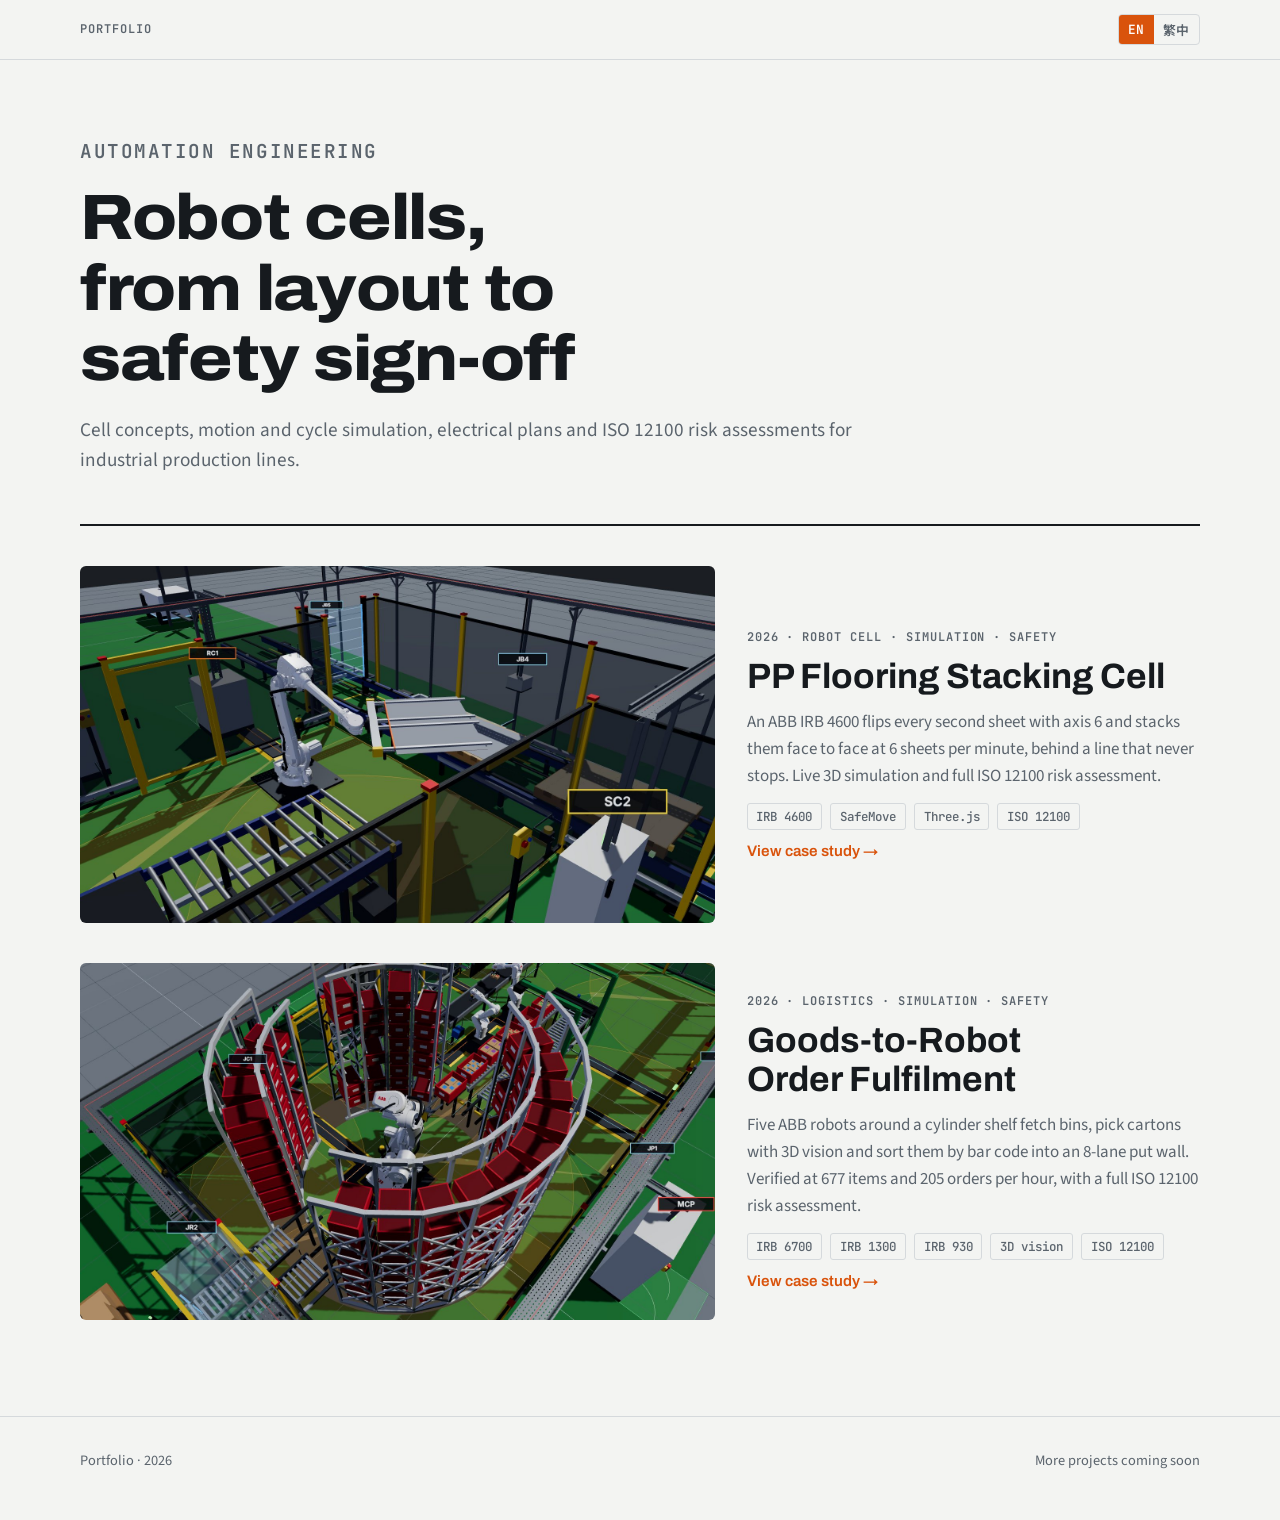
<file: index.html>
<!doctype html>
<html lang="en">
<head>
<meta charset="utf-8">
<meta name="viewport" content="width=device-width, initial-scale=1, viewport-fit=cover">
<title>Portfolio</title>
<meta name="description" content="Automation and robot cell engineering projects: robot cells, warehouse logistics, simulation and machine safety.">
<link rel="preconnect" href="https://fonts.googleapis.com">
<link rel="preconnect" href="https://fonts.gstatic.com" crossorigin>
<link rel="stylesheet" href="https://fonts.googleapis.com/css2?family=Archivo:wdth,wght@75..125,500..800&family=JetBrains+Mono:wght@400;600&family=Source+Sans+3:wght@400;600&family=Noto+Sans+TC:wght@400;600;700&display=swap">
<link rel="stylesheet" href="assets/site.css">
<style>
  .intro { padding-block: 5rem 3rem; display: grid; gap: 1.25rem; max-width: 50rem; }
  .intro h1 { font-size: clamp(2.4rem, 6vw, 4rem); font-weight: 800; font-stretch: 112%; letter-spacing: -0.02em; }
  .intro p { font-size: 1.2rem; color: var(--mute); }
  .projects { display: grid; gap: 2.5rem; border-top: 2px solid var(--ink); padding-top: 2.5rem; }
  .card { display: grid; grid-template-columns: minmax(0, 1.4fr) minmax(0, 1fr); gap: 2rem; align-items: center; text-decoration: none; color: var(--ink); }
  .card .shot { background: var(--shot-bg); border-radius: 6px; overflow: hidden; }
  .card .shot img { width: 100%; height: auto; transition: transform .4s ease; }
  .card:hover .shot img { transform: scale(1.02); }
  .card .body { display: grid; gap: 0.8rem; }
  .card h2 { font-size: clamp(1.6rem, 3vw, 2.2rem); font-weight: 700; }
  .card:hover h2 { color: var(--accent); }
  .card p { color: var(--mute); }
  .card .more { font: 600 0.95rem var(--font-display); color: var(--accent); }
  .tags { display: flex; flex-wrap: wrap; gap: 0.5rem; }
  .tag { font: 500 0.78rem var(--font-mono); padding: 0.25rem 0.55rem; border: 1px solid var(--rule); border-radius: 3px; color: var(--mute); }
  @media (max-width: 52rem) { .card { grid-template-columns: 1fr; gap: 1rem; } }
</style>
</head>
<body>
<header class="bar">
  <div class="wrap">
    <span class="eyebrow" data-i18n="brand">Portfolio</span>
    <div class="lang" role="group" aria-label="Language">
      <button type="button" data-set-lang="en" aria-pressed="true">EN</button>
      <button type="button" data-set-lang="zh" aria-pressed="false" lang="zh-Hant">繁中</button>
    </div>
  </div>
</header>
<main class="wrap">
  <div class="intro">
    <p class="eyebrow" data-i18n="i.eyebrow">Automation engineering</p>
    <h1 data-i18n="i.h1">Robot cells, from layout to safety sign-off</h1>
    <p data-i18n="i.p">Cell concepts, motion and cycle simulation, electrical plans and ISO 12100 risk assessments for industrial production lines.</p>
  </div>

  <div class="projects">
    <a class="card" href="projects/pp-stacking/index.html">
      <div class="shot"><img src="projects/pp-stacking/img/robot-closeup.jpg" width="1600" height="900" data-i18n-alt="c1" alt="ABB robot with a fork gripper carrying a flooring sheet inside a fenced cell."></div>
      <div class="body">
        <p class="eyebrow" data-i18n="c1.e">2026 · Robot cell · Simulation · Safety</p>
        <h2 data-i18n="c1.h">PP Flooring Stacking Cell</h2>
        <p data-i18n="c1.p">An ABB IRB 4600 flips every second sheet with axis 6 and stacks them face to face at 6 sheets per minute, behind a line that never stops. Live 3D simulation and full ISO 12100 risk assessment.</p>
        <div class="tags"><span class="tag">IRB 4600</span><span class="tag">SafeMove</span><span class="tag">Three.js</span><span class="tag">ISO 12100</span></div>
        <span class="more" data-i18n="c1.more">View case study →</span>
      </div>
    </a>
    <a class="card" href="projects/logistics/index.html">
      <div class="shot"><img src="projects/logistics/img/cylinder-shelf.jpg" loading="lazy" width="1600" height="900" data-i18n-alt="c2" alt="Cylinder shelf of red bins with an IRB 6700 robot at its centre, picking robots and conveyors beside it."></div>
      <div class="body">
        <p class="eyebrow" data-i18n="c2.e">2026 · Logistics · Simulation · Safety</p>
        <h2 data-i18n="c2.h">Goods-to-Robot Order Fulfilment</h2>
        <p data-i18n="c2.p">Five ABB robots around a cylinder shelf fetch bins, pick cartons with 3D vision and sort them by bar code into an 8-lane put wall. Verified at 677 items and 205 orders per hour, with a full ISO 12100 risk assessment.</p>
        <div class="tags"><span class="tag">IRB 6700</span><span class="tag">IRB 1300</span><span class="tag">IRB 930</span><span class="tag">3D vision</span><span class="tag">ISO 12100</span></div>
        <span class="more" data-i18n="c2.more">View case study →</span>
      </div>
    </a>
  </div>
</main>
<footer>
  <div class="wrap"><span data-i18n="foot">Portfolio · 2026</span><span data-i18n="foot.more">More projects coming soon</span></div>
</footer>
<script src="assets/i18n.js"></script>
<script>
  initI18n({
    _title: '作品集',
    'brand': '作品集',
    'i.eyebrow': '自動化工程',
    'i.h1': '機器人工作站，從佈局到安全驗收',
    'i.p': '為工業產線進行工作站概念設計、運動與週期模擬、電氣規劃，以及 ISO 12100 風險評估。',
    'alt:c1': '圍籬工作站內，裝有叉具的 ABB 機器人正在搬運一片地板。',
    'c1.e': '2026 · 機器人工作站 · 模擬 · 安全',
    'c1.h': 'PP 地板堆疊工作站',
    'c1.p': '一台 ABB IRB 4600 以第 6 軸將每第 2 片翻面，在永不停機的產線後方以每分鐘 6 片的速度面對面堆疊。含即時 3D 模擬與完整的 ISO 12100 風險評估。',
    'c1.more': '查看案例 →',
    'alt:c2': '紅色料箱圓筒料架，中央為 IRB 6700 機器人，旁邊是揀貨機器人與輸送線。',
    'c2.e': '2026 · 物流 · 模擬 · 安全',
    'c2.h': '貨到機器人訂單履行',
    'c2.p': '五台 ABB 機器人圍繞圓筒料架取放料箱、以 3D 視覺揀取紙箱，並依條碼分揀至 8 通道放置牆。驗證產能每小時 677 件、205 張訂單，並附完整的 ISO 12100 風險評估。',
    'c2.more': '查看案例 →',
    'foot': '作品集 · 2026', 'foot.more': '更多作品即將推出'
  });
</script>
</body>
</html>
</file>
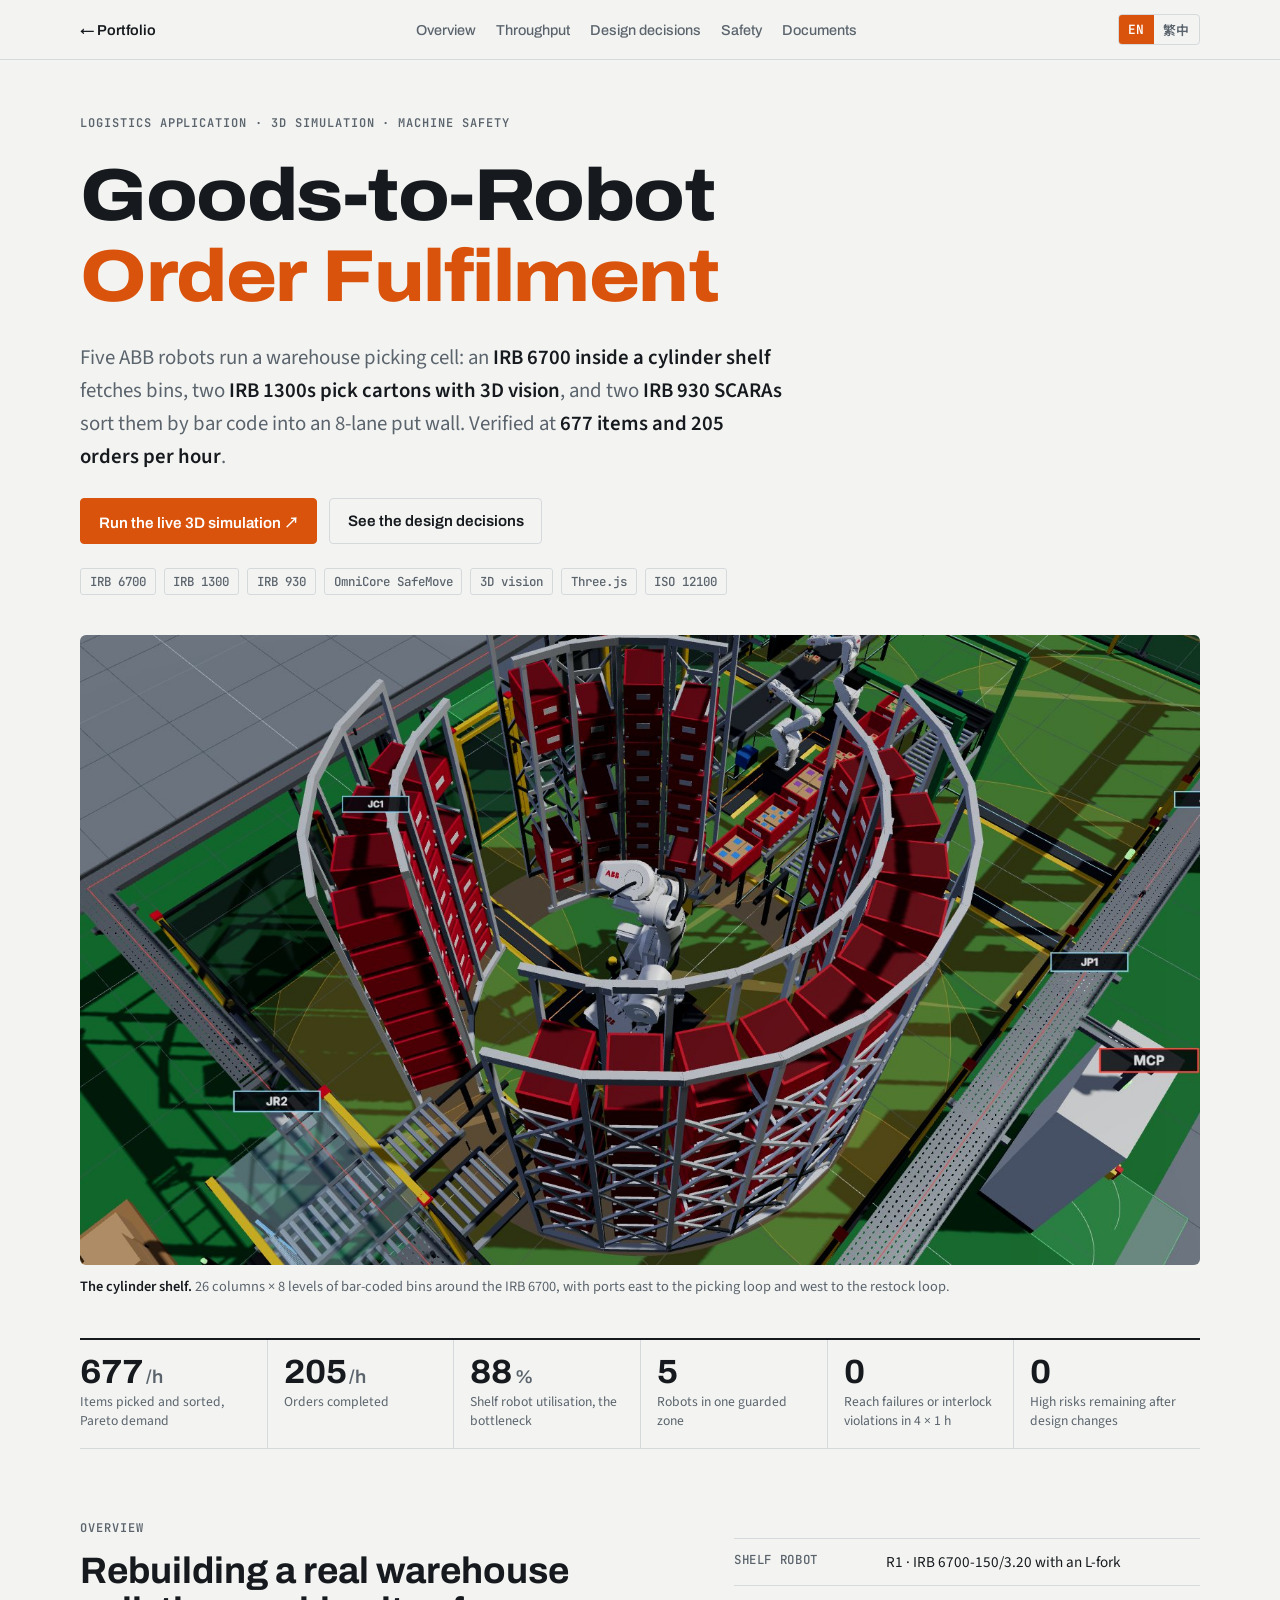
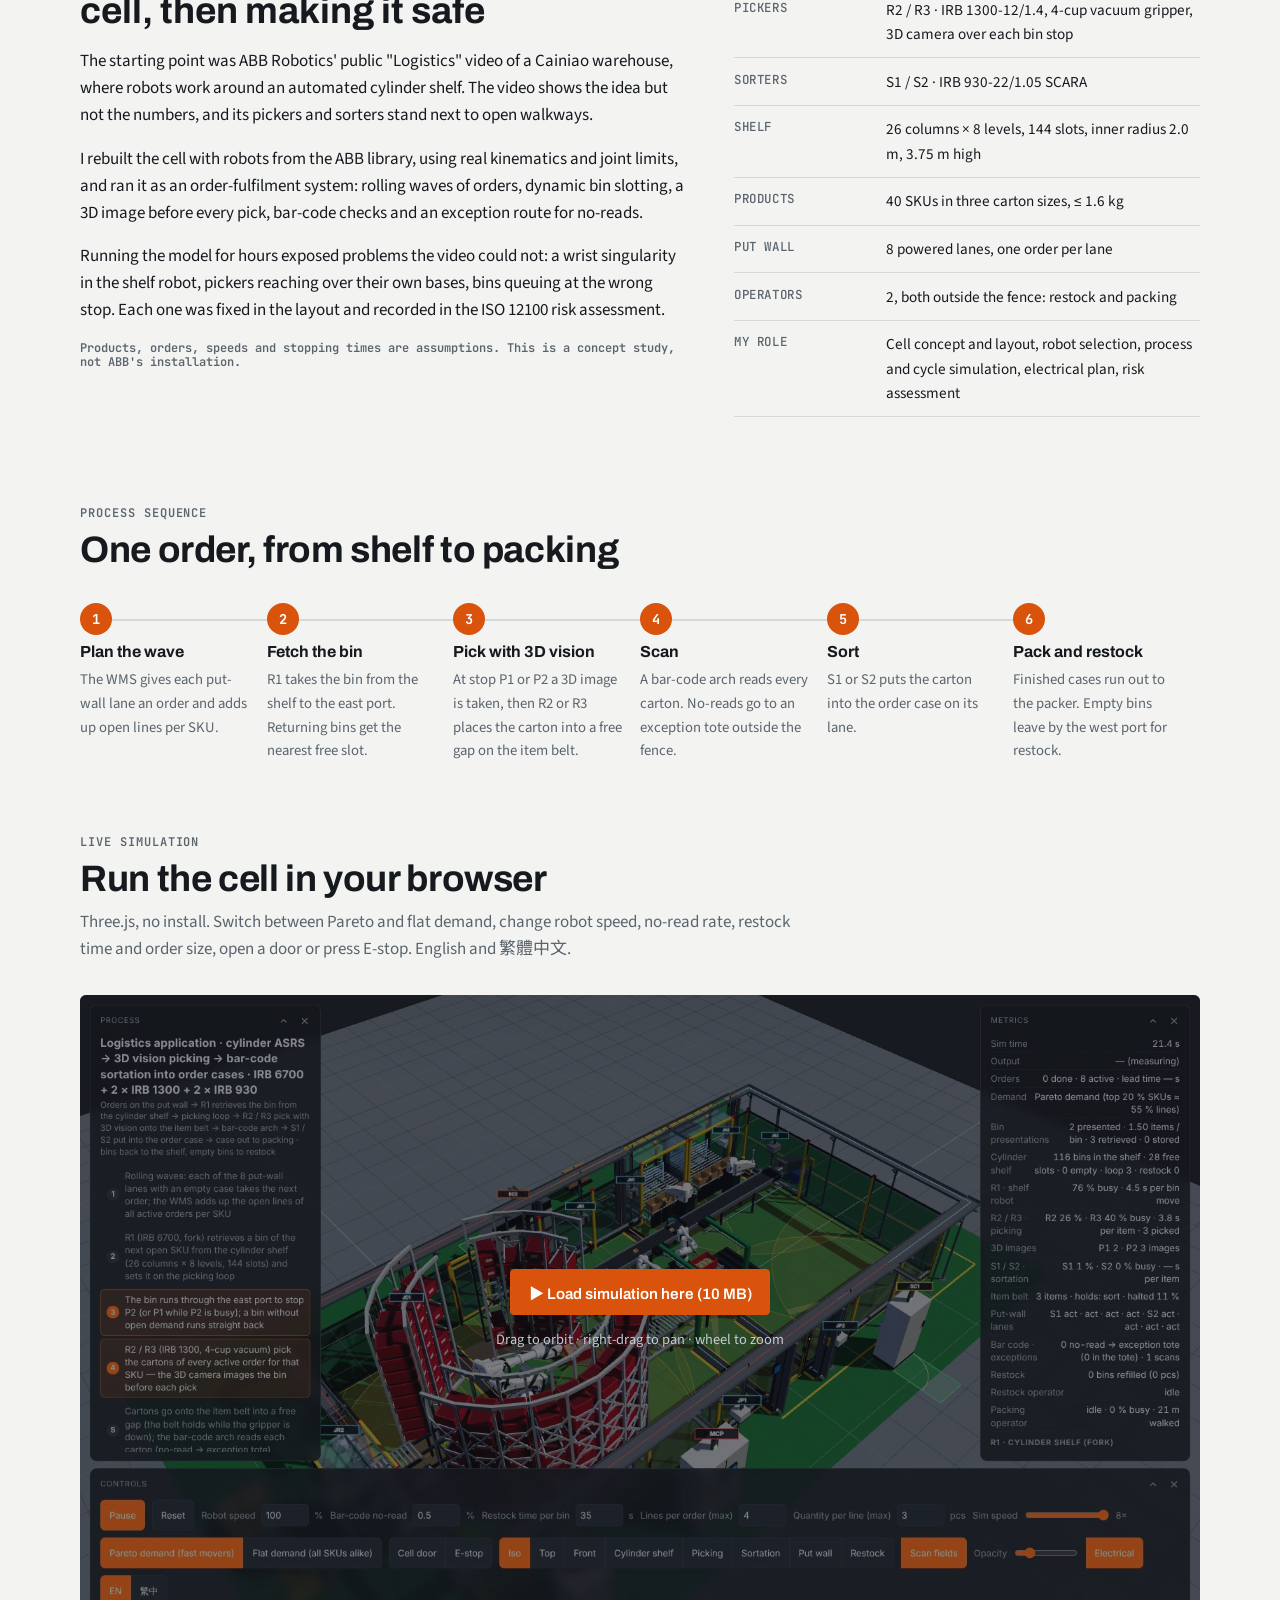
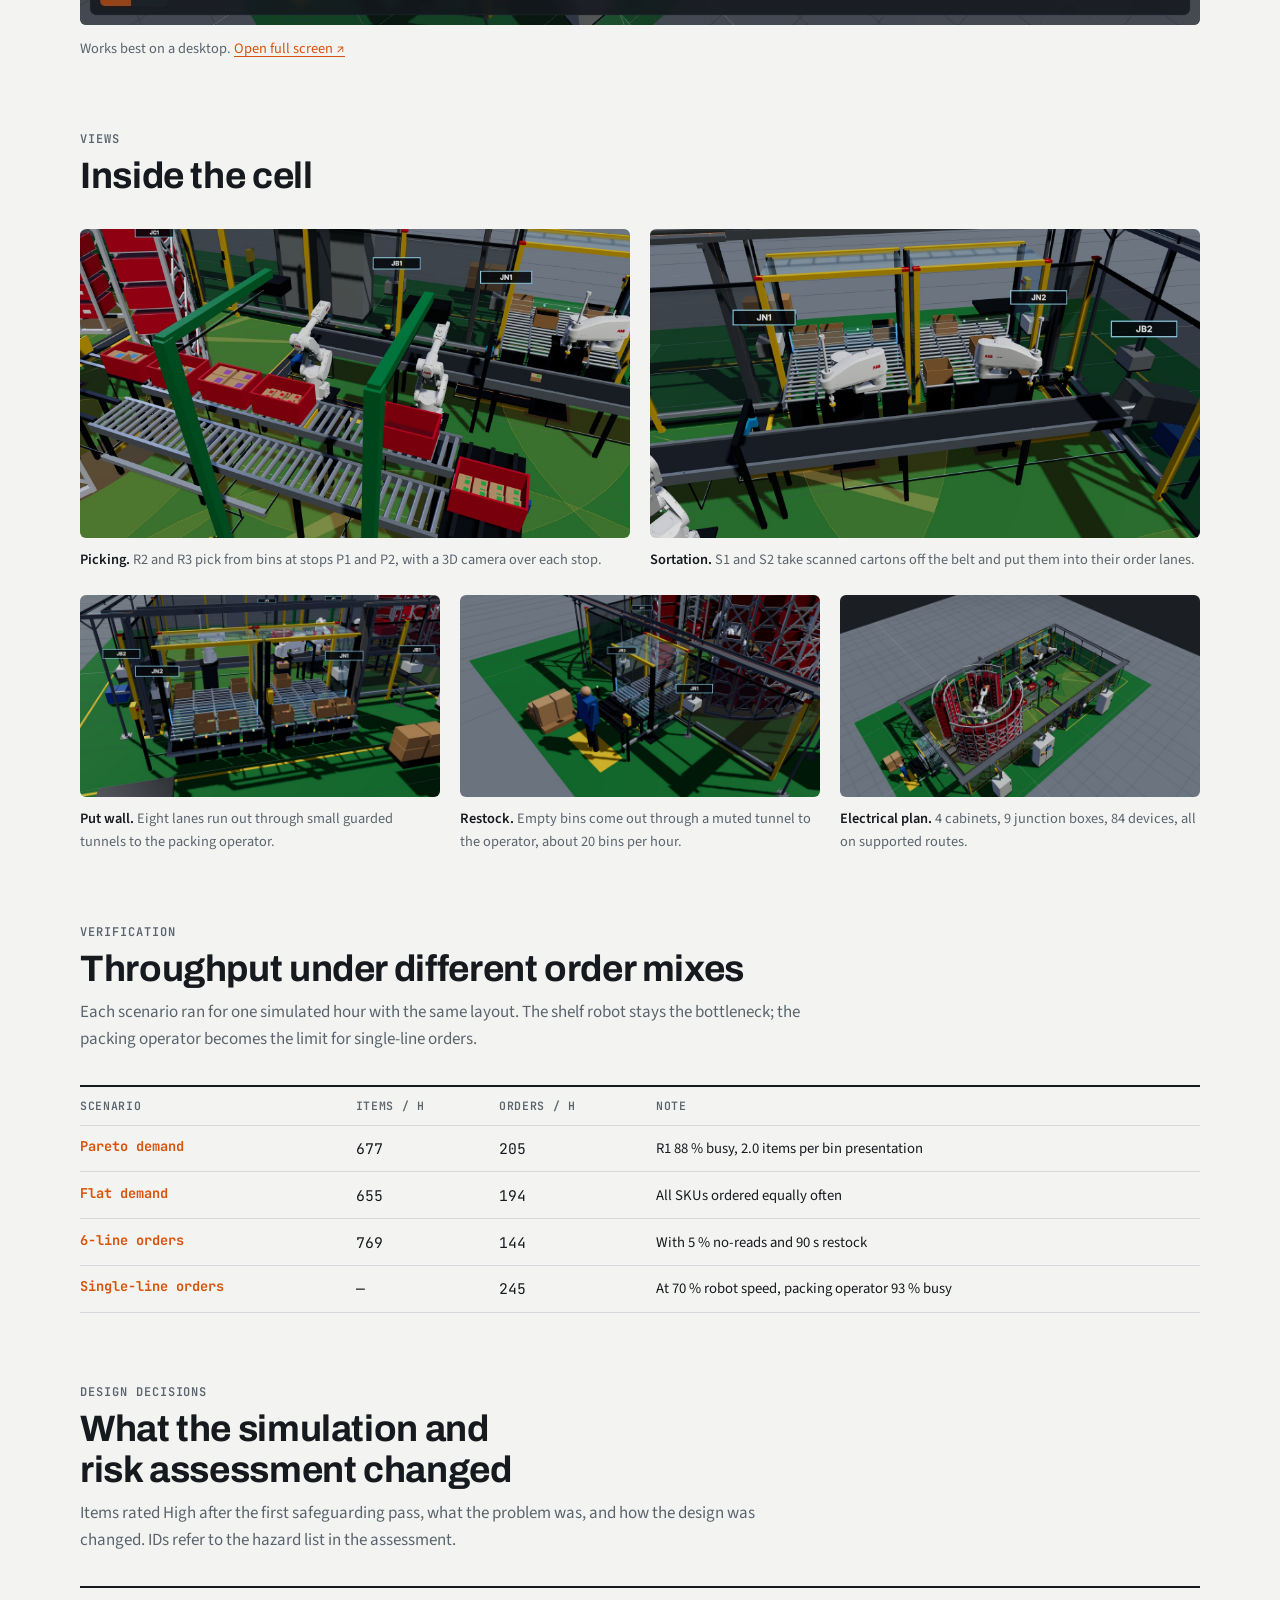
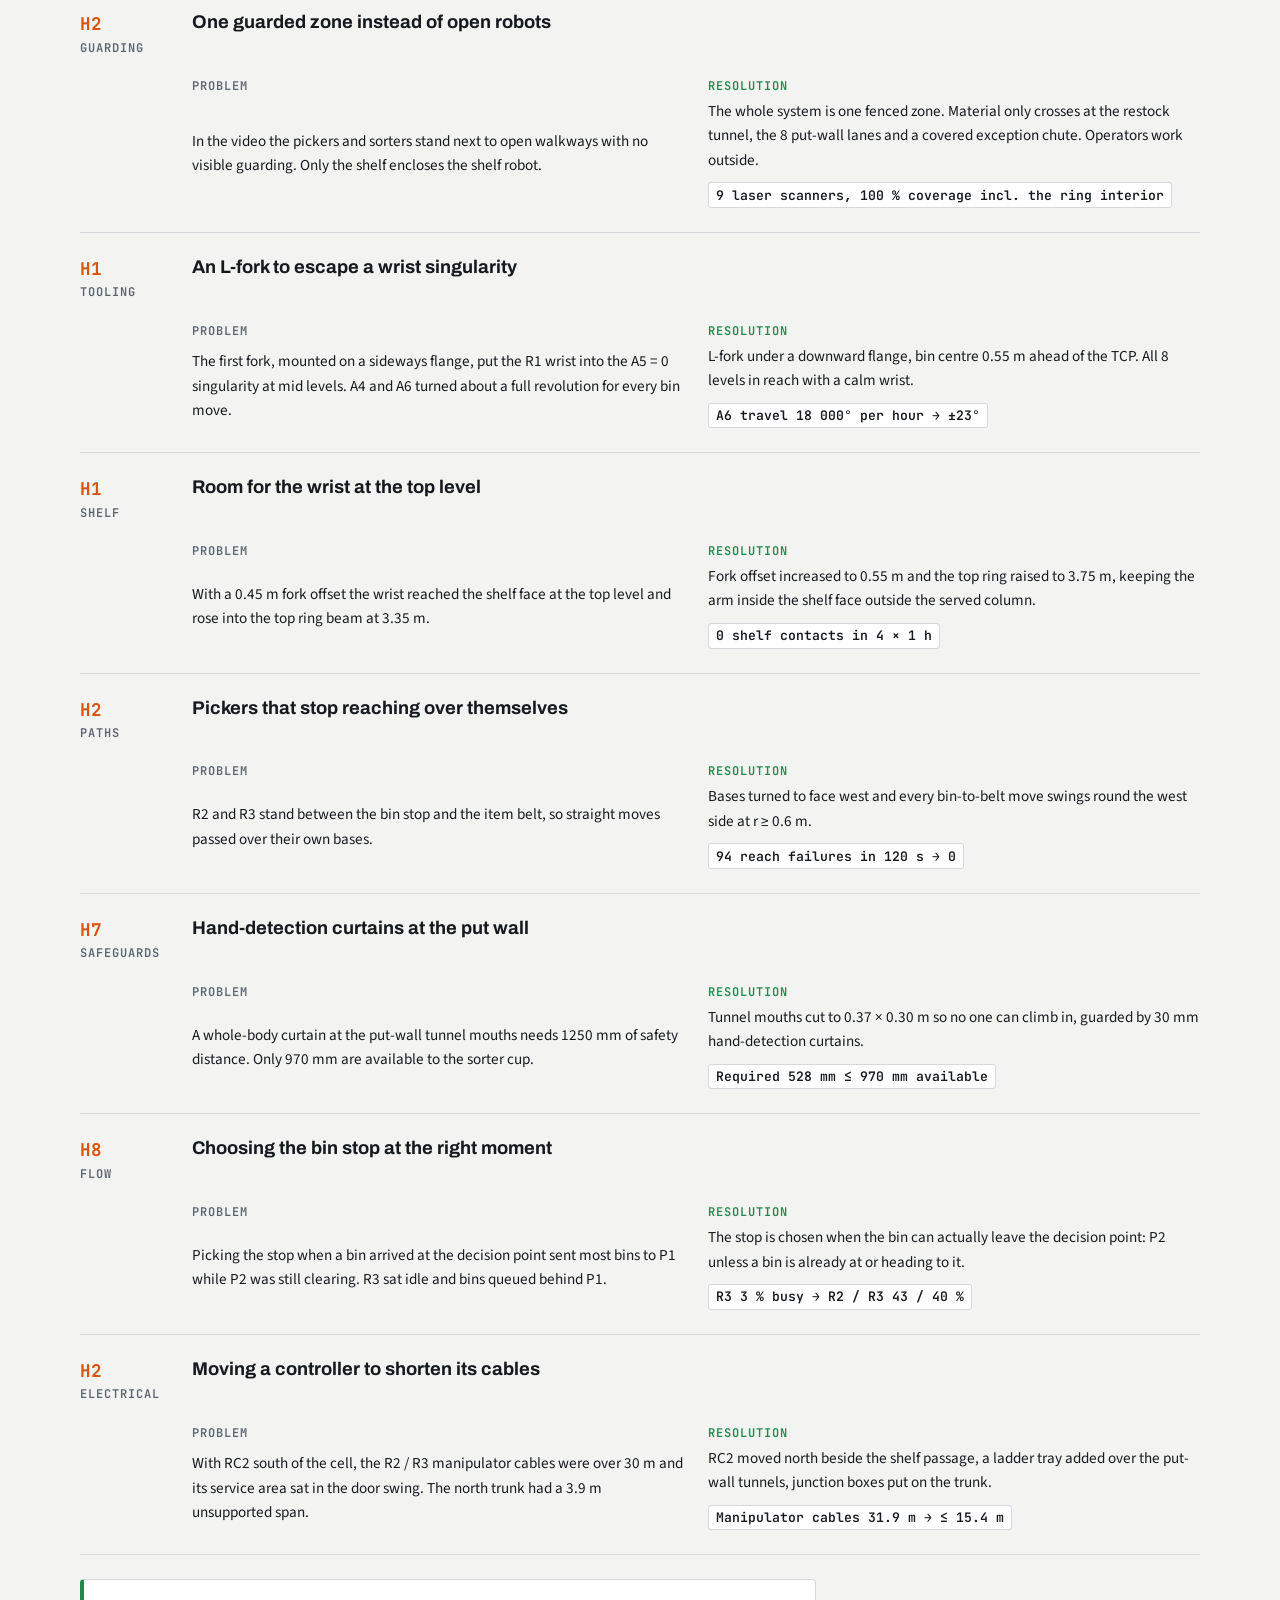
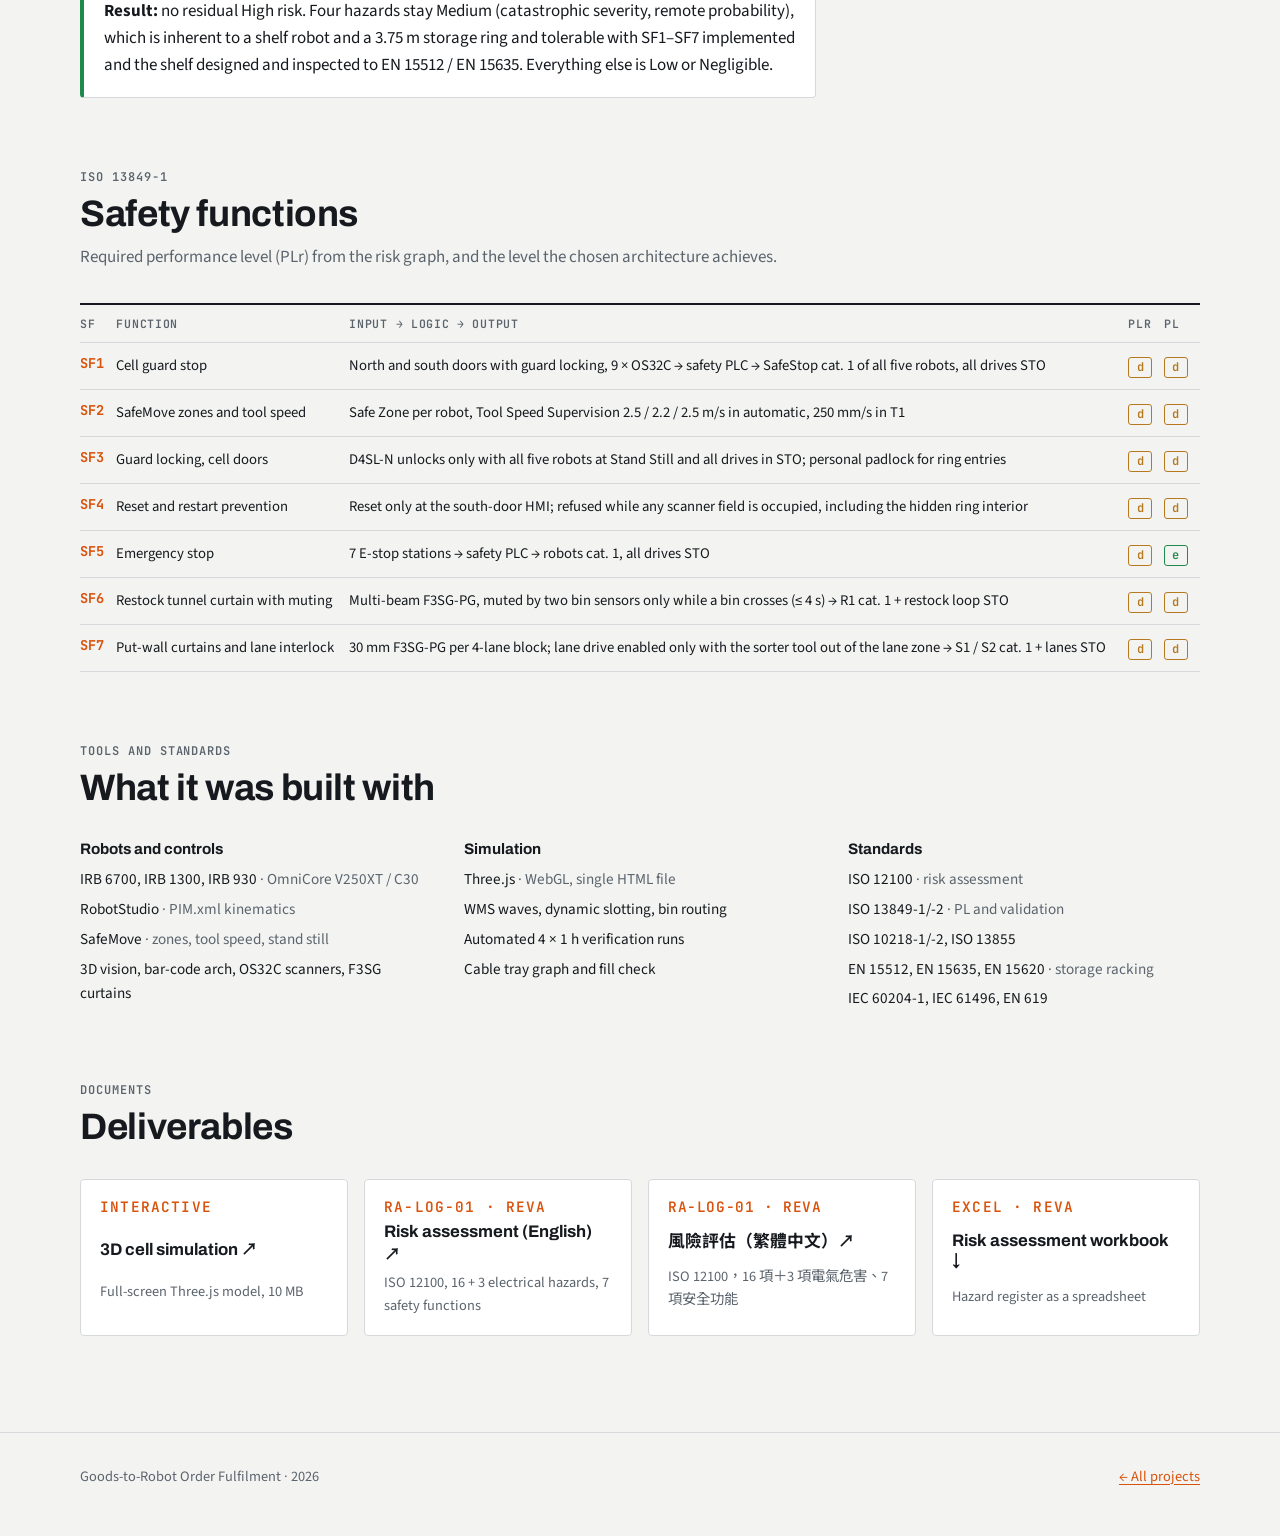
<file: projects/logistics/index.html>
<!doctype html>
<html lang="en">
<head>
<meta charset="utf-8">
<meta name="viewport" content="width=device-width, initial-scale=1, viewport-fit=cover">
<title>Goods-to-Robot Order Fulfilment</title>
<meta name="claude:viewport-fit-sides" content="cover">
<meta name="description" content="Five ABB robots around a cylinder shelf pick, scan and sort warehouse orders: cell layout, live 3D simulation, throughput verification and an ISO 12100 risk assessment.">
<link rel="preconnect" href="https://fonts.googleapis.com">
<link rel="preconnect" href="https://fonts.gstatic.com" crossorigin>
<link rel="stylesheet" href="https://fonts.googleapis.com/css2?family=Archivo:wdth,wght@75..125,500..800&family=JetBrains+Mono:wght@400;600&family=Source+Sans+3:wght@400;600&family=Noto+Sans+TC:wght@400;600;700&display=swap">
<link rel="stylesheet" href="../../assets/site.css">
<style>
  /* hero */
  .hero { padding-block: 3.5rem 2.5rem; display: grid; gap: 1.5rem; }
  .hero h1 { font-size: clamp(2.4rem, 6.5vw, 4.6rem); font-weight: 800; font-stretch: 112%; letter-spacing: -0.02em; }
  .hero h1 span { color: var(--accent); }
  .hero .lede { font-size: clamp(1.1rem, 1.8vw, 1.3rem); max-width: 44rem; color: var(--mute); }
  .hero .lede strong { color: var(--ink); font-weight: 600; }
  .tags { display: flex; flex-wrap: wrap; gap: 0.5rem; }
  .tag { font: 500 0.78rem var(--font-mono); padding: 0.25rem 0.55rem; border: 1px solid var(--rule); border-radius: 3px; color: var(--mute); }

  .shot { background: var(--shot-bg); border-radius: 6px; overflow: hidden; }
  .shot img { width: 100%; height: auto; }
  figure { margin: 0; display: grid; gap: 0.6rem; }
  figcaption { font-size: 0.9rem; color: var(--mute); }
  figcaption b { color: var(--ink); font-weight: 600; }

  /* spec strip */
  .spec { display: grid; grid-template-columns: repeat(auto-fit, minmax(10.5rem, 1fr)); border-top: 2px solid var(--ink); border-bottom: 1px solid var(--rule); margin-top: 2.5rem; }
  .spec div { padding: 1rem 1rem 1.1rem 0; display: grid; gap: 0.25rem; align-content: start; }
  .spec div + div { padding-left: 1rem; border-left: 1px solid var(--rule); }
  .spec b { font: 700 clamp(1.6rem, 3vw, 2.1rem)/1 var(--font-display); font-stretch: 105%; font-variant-numeric: tabular-nums; }
  .spec b small { font-size: 0.55em; font-weight: 600; color: var(--mute); margin-left: 0.15em; }
  .spec span { font-size: 0.85rem; color: var(--mute); line-height: 1.35; }
  @media (max-width: 40rem) {
    .spec { grid-template-columns: 1fr 1fr; }
    .spec div, .spec div + div { padding: 0.9rem 0.75rem 0.9rem 0; border-left: 0; border-top: 1px solid var(--rule); }
    .spec div:nth-child(even) { padding-left: 0.75rem; border-left: 1px solid var(--rule); }
  }

  /* overview */
  .two { display: grid; grid-template-columns: minmax(0, 1.3fr) minmax(0, 1fr); gap: 3rem; align-items: start; }
  @media (max-width: 52rem) { .two { grid-template-columns: 1fr; gap: 2rem; } }
  .facts { display: grid; gap: 0; border-top: 1px solid var(--rule); }
  .facts div { display: grid; grid-template-columns: 8.5rem minmax(0, 1fr); gap: 1rem; padding: 0.7rem 0; border-bottom: 1px solid var(--rule); font-size: 0.95rem; }
  .facts dt { color: var(--mute); font: 500 0.78rem/1.6 var(--font-mono); text-transform: uppercase; letter-spacing: 0.05em; }
  .facts dd { margin: 0; }

  /* process */
  .steps { list-style: none; margin: 0; padding: 0; display: grid; grid-template-columns: repeat(6, minmax(0, 1fr)); gap: 0; counter-reset: s; }
  .steps li { counter-increment: s; padding: 0 1rem 0 0; display: grid; gap: 0.5rem; align-content: start; position: relative; }
  .steps li::before { content: counter(s); font: 700 0.85rem var(--font-mono); width: 2rem; height: 2rem; border-radius: 50%; display: grid; place-items: center; background: var(--accent); color: var(--accent-ink); position: relative; z-index: 1; }
  .steps li::after { content: ""; position: absolute; top: 1rem; left: 2rem; right: 0; height: 2px; background: var(--rule); }
  .steps li:last-child::after { display: none; }
  .steps h3 { font-size: 1rem; font-weight: 700; }
  .steps p { font-size: 0.92rem; color: var(--mute); }
  @media (max-width: 52rem) {
    .steps { grid-template-columns: 1fr; gap: 1.25rem; }
    .steps li { grid-template-columns: 2rem minmax(0, 1fr); column-gap: 1rem; padding: 0; }
    .steps li::before { grid-row: span 2; }
    .steps li::after { top: 2rem; bottom: -1.25rem; left: calc(1rem - 1px); right: auto; width: 2px; height: auto; }
  }

  /* live demo */
  .demo { position: relative; aspect-ratio: 16 / 9; max-width: 100%; background: var(--shot-bg); border-radius: 6px; overflow: hidden; }
  .demo img { width: 100%; height: 100%; object-fit: cover; opacity: 0.55; }
  .demo .cta { position: absolute; inset: 0; display: grid; place-content: center; justify-items: center; gap: 0.8rem; text-align: center; padding: 1rem; color: #e8ecef; }
  .demo .cta p { font-size: 0.9rem; color: #c3cad1; max-width: 30rem; }
  .demo iframe { position: absolute; inset: 0; width: 100%; height: 100%; border: 0; }
  .demo-note { margin-top: 0.75rem; font-size: 0.9rem; color: var(--mute); }

  /* gallery */
  .gallery { display: grid; grid-template-columns: repeat(6, minmax(0, 1fr)); gap: 1.5rem 1.25rem; }
  .gallery figure:nth-child(1), .gallery figure:nth-child(2) { grid-column: span 3; }
  .gallery figure { grid-column: span 2; }
  @media (max-width: 52rem) { .gallery { grid-template-columns: 1fr; } .gallery figure, .gallery figure:nth-child(1), .gallery figure:nth-child(2) { grid-column: auto; } }

  /* design decisions */
  .decisions { display: grid; gap: 0; border-top: 2px solid var(--ink); }
  .dec { display: grid; grid-template-columns: 5.5rem minmax(0, 1fr) minmax(0, 1fr); gap: 1.5rem; padding: 1.5rem 0; border-bottom: 1px solid var(--rule); }
  .dec .id { display: grid; gap: 0.35rem; align-content: start; }
  .dec .id b { font: 700 1.1rem var(--font-mono); color: var(--accent); }
  .dec h3 { font-size: 1.15rem; font-weight: 700; grid-column: 2 / -1; }
  .dec .col { display: grid; gap: 0.35rem; font-size: 0.95rem; }
  .dec .col .eyebrow { color: var(--mute); }
  .dec .col.fix .eyebrow { color: var(--ok); }
  .dec .delta { font: 600 0.82rem var(--font-mono); color: var(--ink); background: var(--surface); border: 1px solid var(--rule); padding: 0.2rem 0.45rem; border-radius: 3px; justify-self: start; margin-top: 0.3rem; }
  .dec-body { grid-column: 2 / -1; display: grid; grid-template-columns: minmax(0, 1fr) minmax(0, 1fr); gap: 1.5rem; }
  @media (max-width: 52rem) {
    .dec { grid-template-columns: 1fr; gap: 0.75rem; }
    .dec h3, .dec-body { grid-column: auto; }
    .dec .id { grid-auto-flow: column; justify-content: start; align-items: baseline; gap: 0.75rem; }
    .dec-body { grid-template-columns: 1fr; gap: 1rem; }
  }
  .verdict { margin-top: 1.5rem; padding: 1.1rem 1.25rem; background: var(--surface); border: 1px solid var(--rule); border-left: 4px solid var(--ok); border-radius: 4px; max-width: 46rem; }

  /* safety table */
  .tbl { overflow-x: auto; border-top: 2px solid var(--ink); }
  table { border-collapse: collapse; width: 100%; min-width: 44rem; font-size: 0.92rem; }
  th, td { text-align: left; padding: 0.7rem 0.75rem 0.7rem 0; border-bottom: 1px solid var(--rule); vertical-align: top; }
  th { font: 600 0.72rem var(--font-mono); text-transform: uppercase; letter-spacing: 0.06em; color: var(--mute); }
  td:first-child { font: 700 0.85rem var(--font-mono); color: var(--accent); white-space: nowrap; }
  td.pl { font-family: var(--font-mono); white-space: nowrap; font-variant-numeric: tabular-nums; }
  .pill { display: inline-block; font: 600 0.75rem var(--font-mono); padding: 0.1rem 0.45rem; border-radius: 3px; border: 1px solid currentColor; }
  .pill.d { color: var(--warn); } .pill.e { color: var(--ok); } .pill.c { color: var(--mute); }

  /* stack + docs */
  .stack { display: grid; grid-template-columns: repeat(auto-fit, minmax(15rem, 1fr)); gap: 2rem; }
  .stack h3 { font-size: 0.95rem; font-weight: 700; margin-bottom: 0.6rem; }
  .stack ul { list-style: none; margin: 0; padding: 0; display: grid; gap: 0.35rem; font-size: 0.95rem; }
  .stack li span { color: var(--mute); }
  .docs { display: grid; grid-template-columns: repeat(auto-fit, minmax(16rem, 1fr)); gap: 1rem; }
  .doc { display: grid; gap: 0.4rem; padding: 1.1rem 1.2rem; border: 1px solid var(--rule); border-radius: 4px; text-decoration: none; color: var(--ink); background: var(--surface); }
  .doc:hover { border-color: var(--accent); }
  .doc b { font: 700 1.05rem var(--font-display); }
  .doc span { font-size: 0.9rem; color: var(--mute); }
  .doc .eyebrow { color: var(--accent); }
</style>
</head>
<body>

<header class="bar">
  <div class="wrap">
    <a href="../../index.html" data-i18n="nav.back">← Portfolio</a>
    <nav aria-label="Sections">
      <a href="#overview" data-i18n="nav.overview">Overview</a>
      <a href="#throughput" data-i18n="nav.tp">Throughput</a>
      <a href="#decisions" data-i18n="nav.dec">Design decisions</a>
      <a href="#safety" data-i18n="nav.safety">Safety</a>
      <a href="#documents" data-i18n="nav.docs">Documents</a>
    </nav>
    <div class="lang" role="group" aria-label="Language">
      <button type="button" data-set-lang="en" aria-pressed="true">EN</button>
      <button type="button" data-set-lang="zh" aria-pressed="false" lang="zh-Hant">繁中</button>
    </div>
  </div>
</header>

<main>
  <div class="wrap hero">
    <p class="eyebrow" data-i18n="hero.eyebrow">Logistics application · 3D simulation · Machine safety</p>
    <h1 data-i18n="hero.h1">Goods-to-Robot <span>Order Fulfilment</span></h1>
    <p class="lede" data-i18n="hero.lede">Five ABB robots run a warehouse picking cell: an <strong>IRB 6700 inside a cylinder shelf</strong> fetches bins, two <strong>IRB 1300s pick cartons with 3D vision</strong>, and two <strong>IRB 930 SCARAs</strong> sort them by bar code into an 8-lane put wall. Verified at <strong>677 items and 205 orders per hour</strong>.</p>
    <div class="btns">
      <a class="btn primary" href="demo.html" target="_blank" rel="noopener" data-demo-link data-i18n="hero.run">Run the live 3D simulation ↗</a>
      <a class="btn" href="#decisions" data-i18n="hero.see">See the design decisions</a>
    </div>
    <div class="tags" aria-label="Topics">
      <span class="tag">IRB 6700</span><span class="tag">IRB 1300</span><span class="tag">IRB 930</span><span class="tag">OmniCore SafeMove</span><span class="tag">3D vision</span><span class="tag">Three.js</span><span class="tag">ISO 12100</span>
    </div>
  </div>

  <div class="wrap">
    <figure>
      <div class="shot"><img src="img/cylinder-shelf.jpg" width="1600" height="900" data-i18n-alt="hero" alt="Cylinder shelf of red bins eight levels high with a white IRB 6700 robot at its centre, picking conveyors and robots beside it."></div>
      <figcaption data-i18n="hero.cap"><b>The cylinder shelf.</b> 26 columns × 8 levels of bar-coded bins around the IRB 6700, with ports east to the picking loop and west to the restock loop.</figcaption>
    </figure>

    <div class="spec" role="list">
      <div role="listitem"><b data-i18n="k1.v">677<small>/h</small></b><span data-i18n="k1">Items picked and sorted, Pareto demand</span></div>
      <div role="listitem"><b data-i18n="k2.v">205<small>/h</small></b><span data-i18n="k2">Orders completed</span></div>
      <div role="listitem"><b>88<small>%</small></b><span data-i18n="k3">Shelf robot utilisation, the bottleneck</span></div>
      <div role="listitem"><b>5</b><span data-i18n="k4">Robots in one guarded zone</span></div>
      <div role="listitem"><b>0</b><span data-i18n="k5">Reach failures or interlock violations in 4 × 1 h</span></div>
      <div role="listitem"><b>0</b><span data-i18n="k6">High risks remaining after design changes</span></div>
    </div>
  </div>

  <section id="overview">
    <div class="wrap two">
      <div class="prose">
        <p class="eyebrow" data-i18n="ov.eyebrow">Overview</p>
        <h2 style="font-size:clamp(1.6rem,3.2vw,2.3rem)" data-i18n="ov.h2">Rebuilding a real warehouse cell, then making it safe</h2>
        <p data-i18n="ov.p1">The starting point was ABB Robotics' public "Logistics" video of a Cainiao warehouse, where robots work around an automated cylinder shelf. The video shows the idea but not the numbers, and its pickers and sorters stand next to open walkways.</p>
        <p data-i18n="ov.p2">I rebuilt the cell with robots from the ABB library, using real kinematics and joint limits, and ran it as an order-fulfilment system: rolling waves of orders, dynamic bin slotting, a 3D image before every pick, bar-code checks and an exception route for no-reads.</p>
        <p data-i18n="ov.p3">Running the model for hours exposed problems the video could not: a wrist singularity in the shelf robot, pickers reaching over their own bases, bins queuing at the wrong stop. Each one was fixed in the layout and recorded in the ISO 12100 risk assessment.</p>
        <p class="eyebrow" style="color:var(--mute);text-transform:none;letter-spacing:0" data-i18n="ov.note">Products, orders, speeds and stopping times are assumptions. This is a concept study, not ABB's installation.</p>
      </div>
      <dl class="facts">
        <div><dt data-i18n="f.r1">Shelf robot</dt><dd data-i18n="f.r1.v">R1 · IRB 6700-150/3.20 with an L-fork</dd></div>
        <div><dt data-i18n="f.r23">Pickers</dt><dd data-i18n="f.r23.v">R2 / R3 · IRB 1300-12/1.4, 4-cup vacuum gripper, 3D camera over each bin stop</dd></div>
        <div><dt data-i18n="f.s12">Sorters</dt><dd data-i18n="f.s12.v">S1 / S2 · IRB 930-22/1.05 SCARA</dd></div>
        <div><dt data-i18n="f.shelf">Shelf</dt><dd data-i18n="f.shelf.v">26 columns × 8 levels, 144 slots, inner radius 2.0 m, 3.75 m high</dd></div>
        <div><dt data-i18n="f.prod">Products</dt><dd data-i18n="f.prod.v">40 SKUs in three carton sizes, ≤ 1.6 kg</dd></div>
        <div><dt data-i18n="f.put">Put wall</dt><dd data-i18n="f.put.v">8 powered lanes, one order per lane</dd></div>
        <div><dt data-i18n="f.ops">Operators</dt><dd data-i18n="f.ops.v">2, both outside the fence: restock and packing</dd></div>
        <div><dt data-i18n="f.role">My role</dt><dd data-i18n="f.role.v">Cell concept and layout, robot selection, process and cycle simulation, electrical plan, risk assessment</dd></div>
      </dl>
    </div>
  </section>

  <section id="process">
    <div class="wrap">
      <div class="sec-head">
        <p class="eyebrow" data-i18n="pr.eyebrow">Process sequence</p>
        <h2 data-i18n="pr.h2">One order, from shelf to packing</h2>
      </div>
      <ol class="steps">
        <li><h3 data-i18n="s1.h">Plan the wave</h3><p data-i18n="s1.p">The WMS gives each put-wall lane an order and adds up open lines per SKU.</p></li>
        <li><h3 data-i18n="s2.h">Fetch the bin</h3><p data-i18n="s2.p">R1 takes the bin from the shelf to the east port. Returning bins get the nearest free slot.</p></li>
        <li><h3 data-i18n="s3.h">Pick with 3D vision</h3><p data-i18n="s3.p">At stop P1 or P2 a 3D image is taken, then R2 or R3 places the carton into a free gap on the item belt.</p></li>
        <li><h3 data-i18n="s4.h">Scan</h3><p data-i18n="s4.p">A bar-code arch reads every carton. No-reads go to an exception tote outside the fence.</p></li>
        <li><h3 data-i18n="s5.h">Sort</h3><p data-i18n="s5.p">S1 or S2 puts the carton into the order case on its lane.</p></li>
        <li><h3 data-i18n="s6.h">Pack and restock</h3><p data-i18n="s6.p">Finished cases run out to the packer. Empty bins leave by the west port for restock.</p></li>
      </ol>
    </div>
  </section>

  <section id="simulation">
    <div class="wrap">
      <div class="sec-head">
        <p class="eyebrow" data-i18n="sim.eyebrow">Live simulation</p>
        <h2 data-i18n="sim.h2">Run the cell in your browser</h2>
        <p data-i18n="sim.p">Three.js, no install. Switch between Pareto and flat demand, change robot speed, no-read rate, restock time and order size, open a door or press E-stop. English and 繁體中文.</p>
      </div>
      <div class="demo" id="demo">
        <img src="img/simulation-ui.jpg" width="1600" height="900" data-i18n-alt="ui" alt="Simulation interface with process steps on the left, live metrics on the right and controls along the bottom.">
        <div class="cta">
          <button class="btn primary" id="loadDemo" type="button" data-i18n="sim.load">▶ Load simulation here (10 MB)</button>
          <p data-i18n="sim.hint">Drag to orbit · right-drag to pan · wheel to zoom</p>
        </div>
      </div>
      <p class="demo-note" data-i18n="sim.note">Works best on a desktop. <a href="demo.html" target="_blank" rel="noopener" data-demo-link>Open full screen ↗</a></p>
    </div>
  </section>

  <section id="gallery">
    <div class="wrap">
      <div class="sec-head">
        <p class="eyebrow" data-i18n="g.eyebrow">Views</p>
        <h2 data-i18n="g.h2">Inside the cell</h2>
      </div>
      <div class="gallery">
        <figure>
          <div class="shot"><img src="img/picking.jpg" loading="lazy" width="1600" height="900" data-i18n-alt="g1" alt="Two IRB 1300 robots picking cartons from red bins on roller conveyors onto a belt."></div>
          <figcaption data-i18n="g1.cap"><b>Picking.</b> R2 and R3 pick from bins at stops P1 and P2, with a 3D camera over each stop.</figcaption>
        </figure>
        <figure>
          <div class="shot"><img src="img/sortation.jpg" loading="lazy" width="1600" height="900" data-i18n-alt="g2" alt="Two SCARA robots above the item belt placing cartons into lanes."></div>
          <figcaption data-i18n="g2.cap"><b>Sortation.</b> S1 and S2 take scanned cartons off the belt and put them into their order lanes.</figcaption>
        </figure>
        <figure>
          <div class="shot"><img src="img/put-wall.jpg" loading="lazy" width="1600" height="900" data-i18n-alt="g3" alt="Put wall with eight lanes of order cases leading out through small tunnels."></div>
          <figcaption data-i18n="g3.cap"><b>Put wall.</b> Eight lanes run out through small guarded tunnels to the packing operator.</figcaption>
        </figure>
        <figure>
          <div class="shot"><img src="img/restock.jpg" loading="lazy" width="1600" height="900" data-i18n-alt="g4" alt="Restock station outside the fence with an operator and cartons beside a conveyor tunnel."></div>
          <figcaption data-i18n="g4.cap"><b>Restock.</b> Empty bins come out through a muted tunnel to the operator, about 20 bins per hour.</figcaption>
        </figure>
        <figure>
          <div class="shot"><img src="img/electrical-overlay.jpg" loading="lazy" width="1600" height="900" data-i18n-alt="g5" alt="Isometric view with cable trays, junction boxes and cabinets highlighted."></div>
          <figcaption data-i18n="g5.cap"><b>Electrical plan.</b> 4 cabinets, 9 junction boxes, 84 devices, all on supported routes.</figcaption>
        </figure>
      </div>
    </div>
  </section>

  <section id="throughput">
    <div class="wrap">
      <div class="sec-head">
        <p class="eyebrow" data-i18n="tp.eyebrow">Verification</p>
        <h2 data-i18n="tp.h2">Throughput under different order mixes</h2>
        <p data-i18n="tp.p">Each scenario ran for one simulated hour with the same layout. The shelf robot stays the bottleneck; the packing operator becomes the limit for single-line orders.</p>
      </div>
      <div class="tbl">
        <table>
          <thead><tr><th data-i18n="tp.th1">Scenario</th><th data-i18n="tp.th2">Items / h</th><th data-i18n="tp.th3">Orders / h</th><th data-i18n="tp.th4">Note</th></tr></thead>
          <tbody>
            <tr><td data-i18n="tp1">Pareto demand</td><td class="pl">677</td><td class="pl">205</td><td data-i18n="tp1.n">R1 88 % busy, 2.0 items per bin presentation</td></tr>
            <tr><td data-i18n="tp2">Flat demand</td><td class="pl">655</td><td class="pl">194</td><td data-i18n="tp2.n">All SKUs ordered equally often</td></tr>
            <tr><td data-i18n="tp3">6-line orders</td><td class="pl">769</td><td class="pl">144</td><td data-i18n="tp3.n">With 5 % no-reads and 90 s restock</td></tr>
            <tr><td data-i18n="tp4">Single-line orders</td><td class="pl">—</td><td class="pl">245</td><td data-i18n="tp4.n">At 70 % robot speed, packing operator 93 % busy</td></tr>
          </tbody>
        </table>
      </div>
    </div>
  </section>

  <section id="decisions">
    <div class="wrap">
      <div class="sec-head">
        <p class="eyebrow" data-i18n="d.eyebrow">Design decisions</p>
        <h2 data-i18n="d.h2">What the simulation and risk assessment changed</h2>
        <p data-i18n="d.p">Items rated High after the first safeguarding pass, what the problem was, and how the design was changed. IDs refer to the hazard list in the assessment.</p>
      </div>
      <div class="decisions">
        <article class="dec">
          <div class="id"><b>H2</b><span class="eyebrow" data-i18n="d1.tag">Guarding</span></div>
          <h3 data-i18n="d1.h">One guarded zone instead of open robots</h3>
          <div class="dec-body">
            <div class="col"><span class="eyebrow" data-i18n="lbl.problem">Problem</span><p data-i18n="d1.p">In the video the pickers and sorters stand next to open walkways with no visible guarding. Only the shelf encloses the shelf robot.</p></div>
            <div class="col fix"><span class="eyebrow" data-i18n="lbl.fix">Resolution</span><p data-i18n="d1.f">The whole system is one fenced zone. Material only crosses at the restock tunnel, the 8 put-wall lanes and a covered exception chute. Operators work outside.</p><span class="delta" data-i18n="d1.d">9 laser scanners, 100 % coverage incl. the ring interior</span></div>
          </div>
        </article>
        <article class="dec">
          <div class="id"><b>H1</b><span class="eyebrow" data-i18n="d2.tag">Tooling</span></div>
          <h3 data-i18n="d2.h">An L-fork to escape a wrist singularity</h3>
          <div class="dec-body">
            <div class="col"><span class="eyebrow" data-i18n="lbl.problem">Problem</span><p data-i18n="d2.p">The first fork, mounted on a sideways flange, put the R1 wrist into the A5 = 0 singularity at mid levels. A4 and A6 turned about a full revolution for every bin move.</p></div>
            <div class="col fix"><span class="eyebrow" data-i18n="lbl.fix">Resolution</span><p data-i18n="d2.f">L-fork under a downward flange, bin centre 0.55 m ahead of the TCP. All 8 levels in reach with a calm wrist.</p><span class="delta" data-i18n="d2.d">A6 travel 18 000° per hour → ±23°</span></div>
          </div>
        </article>
        <article class="dec">
          <div class="id"><b>H1</b><span class="eyebrow" data-i18n="d3.tag">Shelf</span></div>
          <h3 data-i18n="d3.h">Room for the wrist at the top level</h3>
          <div class="dec-body">
            <div class="col"><span class="eyebrow" data-i18n="lbl.problem">Problem</span><p data-i18n="d3.p">With a 0.45 m fork offset the wrist reached the shelf face at the top level and rose into the top ring beam at 3.35 m.</p></div>
            <div class="col fix"><span class="eyebrow" data-i18n="lbl.fix">Resolution</span><p data-i18n="d3.f">Fork offset increased to 0.55 m and the top ring raised to 3.75 m, keeping the arm inside the shelf face outside the served column.</p><span class="delta" data-i18n="d3.d">0 shelf contacts in 4 × 1 h</span></div>
          </div>
        </article>
        <article class="dec">
          <div class="id"><b>H2</b><span class="eyebrow" data-i18n="d4.tag">Paths</span></div>
          <h3 data-i18n="d4.h">Pickers that stop reaching over themselves</h3>
          <div class="dec-body">
            <div class="col"><span class="eyebrow" data-i18n="lbl.problem">Problem</span><p data-i18n="d4.p">R2 and R3 stand between the bin stop and the item belt, so straight moves passed over their own bases.</p></div>
            <div class="col fix"><span class="eyebrow" data-i18n="lbl.fix">Resolution</span><p data-i18n="d4.f">Bases turned to face west and every bin-to-belt move swings round the west side at r ≥ 0.6 m.</p><span class="delta" data-i18n="d4.d">94 reach failures in 120 s → 0</span></div>
          </div>
        </article>
        <article class="dec">
          <div class="id"><b>H7</b><span class="eyebrow" data-i18n="d5.tag">Safeguards</span></div>
          <h3 data-i18n="d5.h">Hand-detection curtains at the put wall</h3>
          <div class="dec-body">
            <div class="col"><span class="eyebrow" data-i18n="lbl.problem">Problem</span><p data-i18n="d5.p">A whole-body curtain at the put-wall tunnel mouths needs 1250 mm of safety distance. Only 970 mm are available to the sorter cup.</p></div>
            <div class="col fix"><span class="eyebrow" data-i18n="lbl.fix">Resolution</span><p data-i18n="d5.f">Tunnel mouths cut to 0.37 × 0.30 m so no one can climb in, guarded by 30 mm hand-detection curtains.</p><span class="delta" data-i18n="d5.d">Required 528 mm ≤ 970 mm available</span></div>
          </div>
        </article>
        <article class="dec">
          <div class="id"><b>H8</b><span class="eyebrow" data-i18n="d6.tag">Flow</span></div>
          <h3 data-i18n="d6.h">Choosing the bin stop at the right moment</h3>
          <div class="dec-body">
            <div class="col"><span class="eyebrow" data-i18n="lbl.problem">Problem</span><p data-i18n="d6.p">Picking the stop when a bin arrived at the decision point sent most bins to P1 while P2 was still clearing. R3 sat idle and bins queued behind P1.</p></div>
            <div class="col fix"><span class="eyebrow" data-i18n="lbl.fix">Resolution</span><p data-i18n="d6.f">The stop is chosen when the bin can actually leave the decision point: P2 unless a bin is already at or heading to it.</p><span class="delta" data-i18n="d6.d">R3 3 % busy → R2 / R3 43 / 40 %</span></div>
          </div>
        </article>
        <article class="dec">
          <div class="id"><b>H2</b><span class="eyebrow" data-i18n="d7.tag">Electrical</span></div>
          <h3 data-i18n="d7.h">Moving a controller to shorten its cables</h3>
          <div class="dec-body">
            <div class="col"><span class="eyebrow" data-i18n="lbl.problem">Problem</span><p data-i18n="d7.p">With RC2 south of the cell, the R2 / R3 manipulator cables were over 30 m and its service area sat in the door swing. The north trunk had a 3.9 m unsupported span.</p></div>
            <div class="col fix"><span class="eyebrow" data-i18n="lbl.fix">Resolution</span><p data-i18n="d7.f">RC2 moved north beside the shelf passage, a ladder tray added over the put-wall tunnels, junction boxes put on the trunk.</p><span class="delta" data-i18n="d7.d">Manipulator cables 31.9 m → ≤ 15.4 m</span></div>
          </div>
        </article>
      </div>
      <p class="verdict" data-i18n="d.verdict"><b>Result:</b> no residual High risk. Four hazards stay Medium (catastrophic severity, remote probability), which is inherent to a shelf robot and a 3.75 m storage ring and tolerable with SF1–SF7 implemented and the shelf designed and inspected to EN 15512 / EN 15635. Everything else is Low or Negligible.</p>
    </div>
  </section>

  <section id="safety">
    <div class="wrap">
      <div class="sec-head">
        <p class="eyebrow">ISO 13849-1</p>
        <h2 data-i18n="sf.h2">Safety functions</h2>
        <p data-i18n="sf.p">Required performance level (PLr) from the risk graph, and the level the chosen architecture achieves.</p>
      </div>
      <div class="tbl">
        <table>
          <thead><tr><th>SF</th><th data-i18n="sf.th1">Function</th><th data-i18n="sf.th2">Input → logic → output</th><th>PLr</th><th>PL</th></tr></thead>
          <tbody>
            <tr><td>SF1</td><td data-i18n="sf1.n">Cell guard stop</td><td data-i18n="sf1.d">North and south doors with guard locking, 9 × OS32C → safety PLC → SafeStop cat. 1 of all five robots, all drives STO</td><td class="pl"><span class="pill d">d</span></td><td class="pl"><span class="pill d">d</span></td></tr>
            <tr><td>SF2</td><td data-i18n="sf2.n">SafeMove zones and tool speed</td><td data-i18n="sf2.d">Safe Zone per robot, Tool Speed Supervision 2.5 / 2.2 / 2.5 m/s in automatic, 250 mm/s in T1</td><td class="pl"><span class="pill d">d</span></td><td class="pl"><span class="pill d">d</span></td></tr>
            <tr><td>SF3</td><td data-i18n="sf3.n">Guard locking, cell doors</td><td data-i18n="sf3.d">D4SL-N unlocks only with all five robots at Stand Still and all drives in STO; personal padlock for ring entries</td><td class="pl"><span class="pill d">d</span></td><td class="pl"><span class="pill d">d</span></td></tr>
            <tr><td>SF4</td><td data-i18n="sf4.n">Reset and restart prevention</td><td data-i18n="sf4.d">Reset only at the south-door HMI; refused while any scanner field is occupied, including the hidden ring interior</td><td class="pl"><span class="pill d">d</span></td><td class="pl"><span class="pill d">d</span></td></tr>
            <tr><td>SF5</td><td data-i18n="sf5.n">Emergency stop</td><td data-i18n="sf5.d">7 E-stop stations → safety PLC → robots cat. 1, all drives STO</td><td class="pl"><span class="pill d">d</span></td><td class="pl"><span class="pill e">e</span></td></tr>
            <tr><td>SF6</td><td data-i18n="sf6.n">Restock tunnel curtain with muting</td><td data-i18n="sf6.d">Multi-beam F3SG-PG, muted by two bin sensors only while a bin crosses (≤ 4 s) → R1 cat. 1 + restock loop STO</td><td class="pl"><span class="pill d">d</span></td><td class="pl"><span class="pill d">d</span></td></tr>
            <tr><td>SF7</td><td data-i18n="sf7.n">Put-wall curtains and lane interlock</td><td data-i18n="sf7.d">30 mm F3SG-PG per 4-lane block; lane drive enabled only with the sorter tool out of the lane zone → S1 / S2 cat. 1 + lanes STO</td><td class="pl"><span class="pill d">d</span></td><td class="pl"><span class="pill d">d</span></td></tr>
          </tbody>
        </table>
      </div>
    </div>
  </section>

  <section id="tools">
    <div class="wrap">
      <div class="sec-head">
        <p class="eyebrow" data-i18n="t.eyebrow">Tools and standards</p>
        <h2 data-i18n="t.h2">What it was built with</h2>
      </div>
      <div class="stack">
        <div><h3 data-i18n="t1.h">Robots and controls</h3><ul data-i18n="t1.l"><li>IRB 6700, IRB 1300, IRB 930 <span>· OmniCore V250XT / C30</span></li><li>RobotStudio <span>· PIM.xml kinematics</span></li><li>SafeMove <span>· zones, tool speed, stand still</span></li><li>3D vision, bar-code arch, OS32C scanners, F3SG curtains</li></ul></div>
        <div><h3 data-i18n="t2.h">Simulation</h3><ul data-i18n="t2.l"><li>Three.js <span>· WebGL, single HTML file</span></li><li>WMS waves, dynamic slotting, bin routing</li><li>Automated 4 × 1 h verification runs</li><li>Cable tray graph and fill check</li></ul></div>
        <div><h3 data-i18n="t3.h">Standards</h3><ul data-i18n="t3.l"><li>ISO 12100 <span>· risk assessment</span></li><li>ISO 13849-1/-2 <span>· PL and validation</span></li><li>ISO 10218-1/-2, ISO 13855</li><li>EN 15512, EN 15635, EN 15620 <span>· storage racking</span></li><li>IEC 60204-1, IEC 61496, EN 619</li></ul></div>
      </div>
    </div>
  </section>

  <section id="documents">
    <div class="wrap">
      <div class="sec-head">
        <p class="eyebrow" data-i18n="doc.eyebrow">Documents</p>
        <h2 data-i18n="doc.h2">Deliverables</h2>
      </div>
      <div class="docs">
        <a class="doc" href="demo.html" target="_blank" rel="noopener" data-demo-link><span class="eyebrow" data-i18n="doc1.e">Interactive</span><b data-i18n="doc1.b">3D cell simulation ↗</b><span data-i18n="doc1.s">Full-screen Three.js model, 10 MB</span></a>
        <a class="doc" href="docs/risk-assessment-en.html" target="_blank" rel="noopener"><span class="eyebrow">RA-LOG-01 · RevA</span><b data-i18n="doc2.b">Risk assessment (English) ↗</b><span data-i18n="doc2.s">ISO 12100, 16 + 3 electrical hazards, 7 safety functions</span></a>
        <a class="doc" href="docs/risk-assessment-zh.html" target="_blank" rel="noopener" lang="zh-Hant"><span class="eyebrow">RA-LOG-01 · RevA</span><b>風險評估（繁體中文）↗</b><span>ISO 12100，16 項＋3 項電氣危害、7 項安全功能</span></a>
        <a class="doc" href="docs/risk-assessment-reva.xlsx" download data-xlsx><span class="eyebrow">Excel · RevA</span><b data-i18n="doc4.b">Risk assessment workbook ↓</b><span data-i18n="doc4.s">Hazard register as a spreadsheet</span></a>
      </div>
    </div>
  </section>
</main>

<footer>
  <div class="wrap">
    <span data-i18n="foot">Goods-to-Robot Order Fulfilment · 2026</span>
    <a href="../../index.html" data-i18n="foot.back">← All projects</a>
  </div>
</footer>

<script src="../../assets/i18n.js"></script>
<script>
  initI18n({
    _title: '貨到機器人訂單履行',
    'nav.back': '← 作品集', 'nav.overview': '概覽', 'nav.tp': '產能', 'nav.dec': '設計決策', 'nav.safety': '安全', 'nav.docs': '文件',
    'hero.eyebrow': '物流應用 · 3D 模擬 · 機械安全',
    'hero.h1': '貨到機器人<span>訂單履行</span>',
    'hero.lede': '五台 ABB 機器人組成倉儲揀貨工作站：<strong>圓筒料架中的 IRB 6700</strong> 負責取放料箱，兩台 <strong>IRB 1300 以 3D 視覺揀取紙箱</strong>，兩台 <strong>IRB 930 SCARA</strong> 依條碼分揀至 8 通道放置牆。驗證產能為<strong>每小時 677 件、205 張訂單</strong>。',
    'hero.run': '執行即時 3D 模擬 ↗', 'hero.see': '查看設計決策',
    'alt:hero': '八層高的紅色料箱圓筒料架，中央為白色 IRB 6700 機器人，旁邊是揀貨輸送線與機器人。',
    'hero.cap': '<b>圓筒料架。</b>IRB 6700 周圍為 26 欄 × 8 層的條碼料箱，東埠通往揀貨迴路，西埠通往補貨迴路。',
    'k1.v': '677<small>件/時</small>', 'k1': '揀取並分揀的件數（柏拉圖需求）',
    'k2.v': '205<small>張/時</small>', 'k2': '完成的訂單數',
    'k3': '料架機器人稼動率，即瓶頸', 'k4': '台機器人位於同一防護區', 'k5': '4 × 1 h 內可達性失敗或互鎖違規次數', 'k6': '設計變更後剩餘的高風險項目',
    'ov.eyebrow': '概覽',
    'ov.h2': '重建真實倉儲工作站，再讓它變安全',
    'ov.p1': '起點是 ABB Robotics 公開的「Logistics」影片：菜鳥倉庫中機器人圍繞自動化圓筒料架作業。影片呈現了概念，但沒有數據，而且揀貨與分揀機器人就在開放走道旁。',
    'ov.p2': '我以 ABB 機器人庫中的機型、真實的運動學與關節極限重建了工作站，並把它當作訂單履行系統運轉：滾動波次、動態料位、每次揀取前拍攝 3D 影像、條碼檢查，以及無法讀取時的例外路徑。',
    'ov.p3': '長時間運轉模型後，暴露出影片看不到的問題：料架機器人的手腕奇異點、揀貨機器人越過自身基座、料箱在錯誤的停止位排隊。每一項都在佈局中修正，並記錄在 ISO 12100 風險評估裡。',
    'ov.note': '產品、訂單、速度與停止時間皆為假設。這是一項概念研究，並非 ABB 的實際案場。',
    'f.r1': '料架機器人', 'f.r1.v': 'R1 · IRB 6700-150/3.20，L 形貨叉',
    'f.r23': '揀貨機器人', 'f.r23.v': 'R2 / R3 · IRB 1300-12/1.4，4 吸盤真空夾爪，每個料箱停止位上方設 3D 相機',
    'f.s12': '分揀機器人', 'f.s12.v': 'S1 / S2 · IRB 930-22/1.05 SCARA',
    'f.shelf': '料架', 'f.shelf.v': '26 欄 × 8 層，144 料位，內半徑 2.0 m，高 3.75 m',
    'f.prod': '產品', 'f.prod.v': '40 個 SKU，三種紙箱尺寸，≤ 1.6 kg',
    'f.put': '放置牆', 'f.put.v': '8 條動力通道，每條通道一張訂單',
    'f.ops': '作業員', 'f.ops.v': '2 名，皆在圍籬外：補貨與包裝',
    'f.role': '我的角色', 'f.role.v': '工作站概念與佈局、機器人選型、製程與週期模擬、電氣規劃、風險評估',
    'pr.eyebrow': '製程順序', 'pr.h2': '一張訂單，從料架到包裝',
    's1.h': '規劃波次', 's1.p': 'WMS 為每條放置牆通道分配一張訂單，並彙總各 SKU 的未完成行數。',
    's2.h': '取出料箱', 's2.p': 'R1 從料架取出料箱送至東埠；回庫的料箱放入最近的空料位。',
    's3.h': '3D 視覺揀取', 's3.p': '在停止位 P1 或 P2 拍攝 3D 影像，由 R2 或 R3 將紙箱放到物品輸送帶的空隙中。',
    's4.h': '掃描', 's4.p': '條碼門架讀取每個紙箱，無法讀取者送至圍籬外的例外料盒。',
    's5.h': '分揀', 's5.p': 'S1 或 S2 將紙箱放入其通道上的訂單箱。',
    's6.h': '包裝與補貨', 's6.p': '完成的訂單箱送出給包裝人員；空料箱經西埠送出補貨。',
    'sim.eyebrow': '即時模擬', 'sim.h2': '在瀏覽器中執行工作站',
    'sim.p': 'Three.js，免安裝。可切換柏拉圖與平均需求，調整機器人速度、無法讀取率、補貨時間與訂單大小，打開門或按下緊急停止。提供英文與繁體中文介面。',
    'alt:ui': '模擬介面：左側為製程步驟，右側為即時數據，下方為控制列。',
    'sim.load': '▶ 在此載入模擬（10 MB）', 'sim.hint': '拖曳旋轉 · 右鍵拖曳平移 · 滾輪縮放',
    'sim.note': '建議使用桌上型電腦。<a href="demo.html#zh" target="_blank" rel="noopener" data-demo-link>全螢幕開啟 ↗</a>',
    'g.eyebrow': '視圖', 'g.h2': '工作站內部',
    'alt:g1': '兩台 IRB 1300 機器人從滾筒輸送線上的紅色料箱揀取紙箱放到輸送帶上。',
    'g1.cap': '<b>揀貨。</b>R2 與 R3 在停止位 P1、P2 從料箱揀取，每個停止位上方都有 3D 相機。',
    'alt:g2': '兩台 SCARA 機器人在物品輸送帶上方將紙箱放入通道。',
    'g2.cap': '<b>分揀。</b>S1 與 S2 從輸送帶取下已掃描的紙箱，放入各自的訂單通道。',
    'alt:g3': '具八條通道的放置牆，訂單箱經小型隧道送出。',
    'g3.cap': '<b>放置牆。</b>八條通道經有防護的小型隧道通往包裝人員。',
    'alt:g4': '圍籬外的補貨站，作業員與紙箱位於輸送隧道旁。',
    'g4.cap': '<b>補貨。</b>空料箱經遮蔽隧道送出給作業員，約每小時 20 箱。',
    'alt:g5': '標示線槽、接線盒與電櫃的等角視圖。',
    'g5.cap': '<b>電氣規劃。</b>4 個電櫃、9 個接線盒、84 個元件，全部敷設於有支撐的路徑。',
    'tp.eyebrow': '驗證', 'tp.h2': '不同訂單組合下的產能',
    'tp.p': '每個情境以相同佈局模擬運轉一小時。料架機器人始終是瓶頸；單行訂單時則由包裝人員成為限制。',
    'tp.th1': '情境', 'tp.th2': '件 / 時', 'tp.th3': '訂單 / 時', 'tp.th4': '說明',
    'tp1': '柏拉圖需求', 'tp1.n': 'R1 稼動 88 %，每次料箱呈現 2.0 件',
    'tp2': '平均需求', 'tp2.n': '所有 SKU 訂購頻率相同',
    'tp3': '6 行訂單', 'tp3.n': '無法讀取 5 %、補貨 90 s',
    'tp4': '單行訂單', 'tp4.n': '機器人 70 % 速度，包裝人員稼動 93 %',
    'd.eyebrow': '設計決策', 'd.h2': '模擬與風險評估改變了什麼',
    'd.p': '首輪防護後評為「高」的項目：問題是什麼，以及設計如何修改。編號對應風險評估中的危害清單。',
    'lbl.problem': '問題', 'lbl.fix': '處理方式',
    'd1.tag': '安全防護', 'd1.h': '以單一防護區取代開放式機器人',
    'd1.p': '影片中揀貨與分揀機器人位於開放走道旁，未見防護；料架機器人僅由料架包圍。',
    'd1.f': '整個系統為單一圍籬防護區。物料只經補貨隧道、8 條放置牆通道與有蓋例外滑槽進出，作業員僅在外部作業。',
    'd1.d': '9 台雷射掃描器，涵蓋率 100 %（含圓環內部）',
    'd2.tag': '工具', 'd2.h': '以 L 形貨叉避開手腕奇異點',
    'd2.p': '初版貨叉裝在側向法蘭上，使 R1 手腕在中段層位進入 A5 = 0 奇異點，每搬移一次料箱 A4 與 A6 幾乎轉一整圈。',
    'd2.f': '改為向下法蘭下的 L 形貨叉，料箱中心在 TCP 前方 0.55 m。8 層皆可達，手腕動作平穩。',
    'd2.d': 'A6 每小時轉動 18 000° → ±23°',
    'd3.tag': '料架', 'd3.h': '為最上層留出手腕空間',
    'd3.p': '貨叉偏移 0.45 m 時，手腕在最上層碰到料架面，並升入 3.35 m 的頂部環樑。',
    'd3.f': '貨叉偏移加大到 0.55 m，頂部環樑升至 3.75 m，服務欄位以外手臂保持在料架面內側。',
    'd3.d': '4 × 1 h 內料架接觸 0 次',
    'd4.tag': '路徑', 'd4.h': '讓揀貨機器人不再越過自身基座',
    'd4.p': 'R2 與 R3 位於料箱停止位與物品輸送帶之間，直線移動會越過自己的基座。',
    'd4.f': '基座轉向朝西，所有料箱到輸送帶的移動一律經西側以 r ≥ 0.6 m 迴轉。',
    'd4.d': '前 120 s 可達性失敗 94 次 → 0 次',
    'd5.tag': '防護裝置', 'd5.h': '放置牆改用手部檢知光幕',
    'd5.p': '放置牆隧道口若用全身光幕需 1250 mm 安全距離，但到分揀吸盤只有 970 mm。',
    'd5.f': '隧道口縮小為 0.37 × 0.30 m，人員無法爬入，並以 30 mm 手部檢知光幕防護。',
    'd5.d': '需求 528 mm ≤ 可用 970 mm',
    'd6.tag': '物流', 'd6.h': '在正確時機選擇料箱停止位',
    'd6.p': '料箱一抵達判斷點就選擇停止位，導致 P2 還在清空時大多數料箱都送往 P1，R3 閒置，料箱在 P1 後方排隊。',
    'd6.f': '改為料箱真正能離開判斷點時才選擇停止位：除非已有料箱在或正前往 P2，否則送往 P2。',
    'd6.d': 'R3 稼動 3 % → R2 / R3 43 / 40 %',
    'd7.tag': '電氣', 'd7.h': '移動控制櫃以縮短電纜',
    'd7.p': 'RC2 位於工作站南側時，R2 / R3 本體電纜超過 30 m，維修區落在門的迴轉範圍內；北側主線槽有 3.9 m 無支撐跨距。',
    'd7.f': 'RC2 移至北側料架通道旁，放置牆隧道上方加設梯式線槽，接線盒改設於主線槽上。',
    'd7.d': '本體電纜 31.9 m → ≤ 15.4 m',
    'd.verdict': '<b>結果：</b>無殘餘「高」風險。四項危害維持「中」（災難性嚴重度、極少機率），這是料架機器人與 3.75 m 儲存圓環固有的風險，在 SF1–SF7 實施且料架依 EN 15512 / EN 15635 設計與檢查後可容忍。其餘皆為「低」或「可忽略」。',
    'sf.h2': '安全功能', 'sf.p': '由風險圖得出的要求性能等級（PLr），以及所選架構達到的等級。',
    'sf.th1': '功能', 'sf.th2': '輸入 → 邏輯 → 輸出',
    'sf1.n': '工作站防護停止', 'sf1.d': '北、南門防護鎖與 9 台 OS32C → 安全 PLC → 五台機器人 SafeStop cat. 1，所有驅動 STO',
    'sf2.n': 'SafeMove 區域與工具速度', 'sf2.d': '每台機器人設 Safe Zone，自動時工具速度監視 2.5 / 2.2 / 2.5 m/s，T1 時 250 mm/s',
    'sf3.n': '工作站門防護鎖', 'sf3.d': 'D4SL-N 僅在五台機器人皆 Stand Still 且所有驅動 STO 時解鎖；進入圓環時使用個人掛鎖',
    'sf4.n': '復歸與防止重啟', 'sf4.d': '僅能在南門 HMI 復歸；任一掃描器防護區有人時拒絕，包含被料架遮蔽的圓環內部',
    'sf5.n': '緊急停止', 'sf5.d': '7 處緊急停止 → 安全 PLC → 機器人 cat. 1，所有驅動 STO',
    'sf6.n': '補貨隧道光幕與遮蔽', 'sf6.d': '多光束 F3SG-PG，僅在料箱通過時由兩個料箱感測器遮蔽（≤ 4 s）→ R1 cat. 1＋補貨迴路 STO',
    'sf7.n': '放置牆光幕與通道互鎖', 'sf7.d': '每 4 條通道一組 30 mm F3SG-PG；僅在分揀工具離開通道區時致能通道驅動 → S1 / S2 cat. 1＋通道 STO',
    't.eyebrow': '工具與標準', 't.h2': '使用的技術',
    't1.h': '機器人與控制', 't1.l': '<li>IRB 6700、IRB 1300、IRB 930 <span>· OmniCore V250XT / C30</span></li><li>RobotStudio <span>· PIM.xml 運動學</span></li><li>SafeMove <span>· 區域、工具速度、靜止監控</span></li><li>3D 視覺、條碼門架、OS32C 掃描器、F3SG 光幕</li>',
    't2.h': '模擬', 't2.l': '<li>Three.js <span>· WebGL，單一 HTML 檔</span></li><li>WMS 波次、動態料位、料箱路由</li><li>自動化 4 × 1 h 驗證運轉</li><li>線槽路徑圖與填充率檢查</li>',
    't3.h': '標準', 't3.l': '<li>ISO 12100 <span>· 風險評估</span></li><li>ISO 13849-1/-2 <span>· PL 與驗證</span></li><li>ISO 10218-1/-2、ISO 13855</li><li>EN 15512、EN 15635、EN 15620 <span>· 倉儲料架</span></li><li>IEC 60204-1、IEC 61496、EN 619</li>',
    'doc.eyebrow': '文件', 'doc.h2': '成果文件',
    'doc1.e': '互動', 'doc1.b': '3D 工作站模擬 ↗', 'doc1.s': '全螢幕 Three.js 模型，10 MB',
    'doc2.b': '風險評估（英文）↗', 'doc2.s': 'ISO 12100，16 項＋3 項電氣危害、7 項安全功能',
    'doc4.b': '風險評估工作簿 ↓', 'doc4.s': '試算表格式的危害清單',
    'foot': '貨到機器人訂單履行 · 2026', 'foot.back': '← 所有作品'
  });

  // The simulation has its own EN / 繁中 switch; open it in the page's language.
  function demoSrc() { return 'demo.html#' + (window.currentLang === 'zh' ? 'zh' : 'en'); }
  document.addEventListener('click', function (e) {
    var a = e.target.closest('[data-demo-link]');
    if (a) a.href = demoSrc();
  }, true);
  document.getElementById('loadDemo').addEventListener('click', function () {
    var box = document.getElementById('demo');
    var f = document.createElement('iframe');
    f.src = demoSrc();
    f.title = window.currentLang === 'zh' ? '貨到機器人訂單履行即時 3D 模擬' : 'Goods-to-robot order fulfilment, live 3D simulation';
    f.allow = 'fullscreen';
    box.replaceChildren(f);
  });
</script>
</body>
</html>
</file>
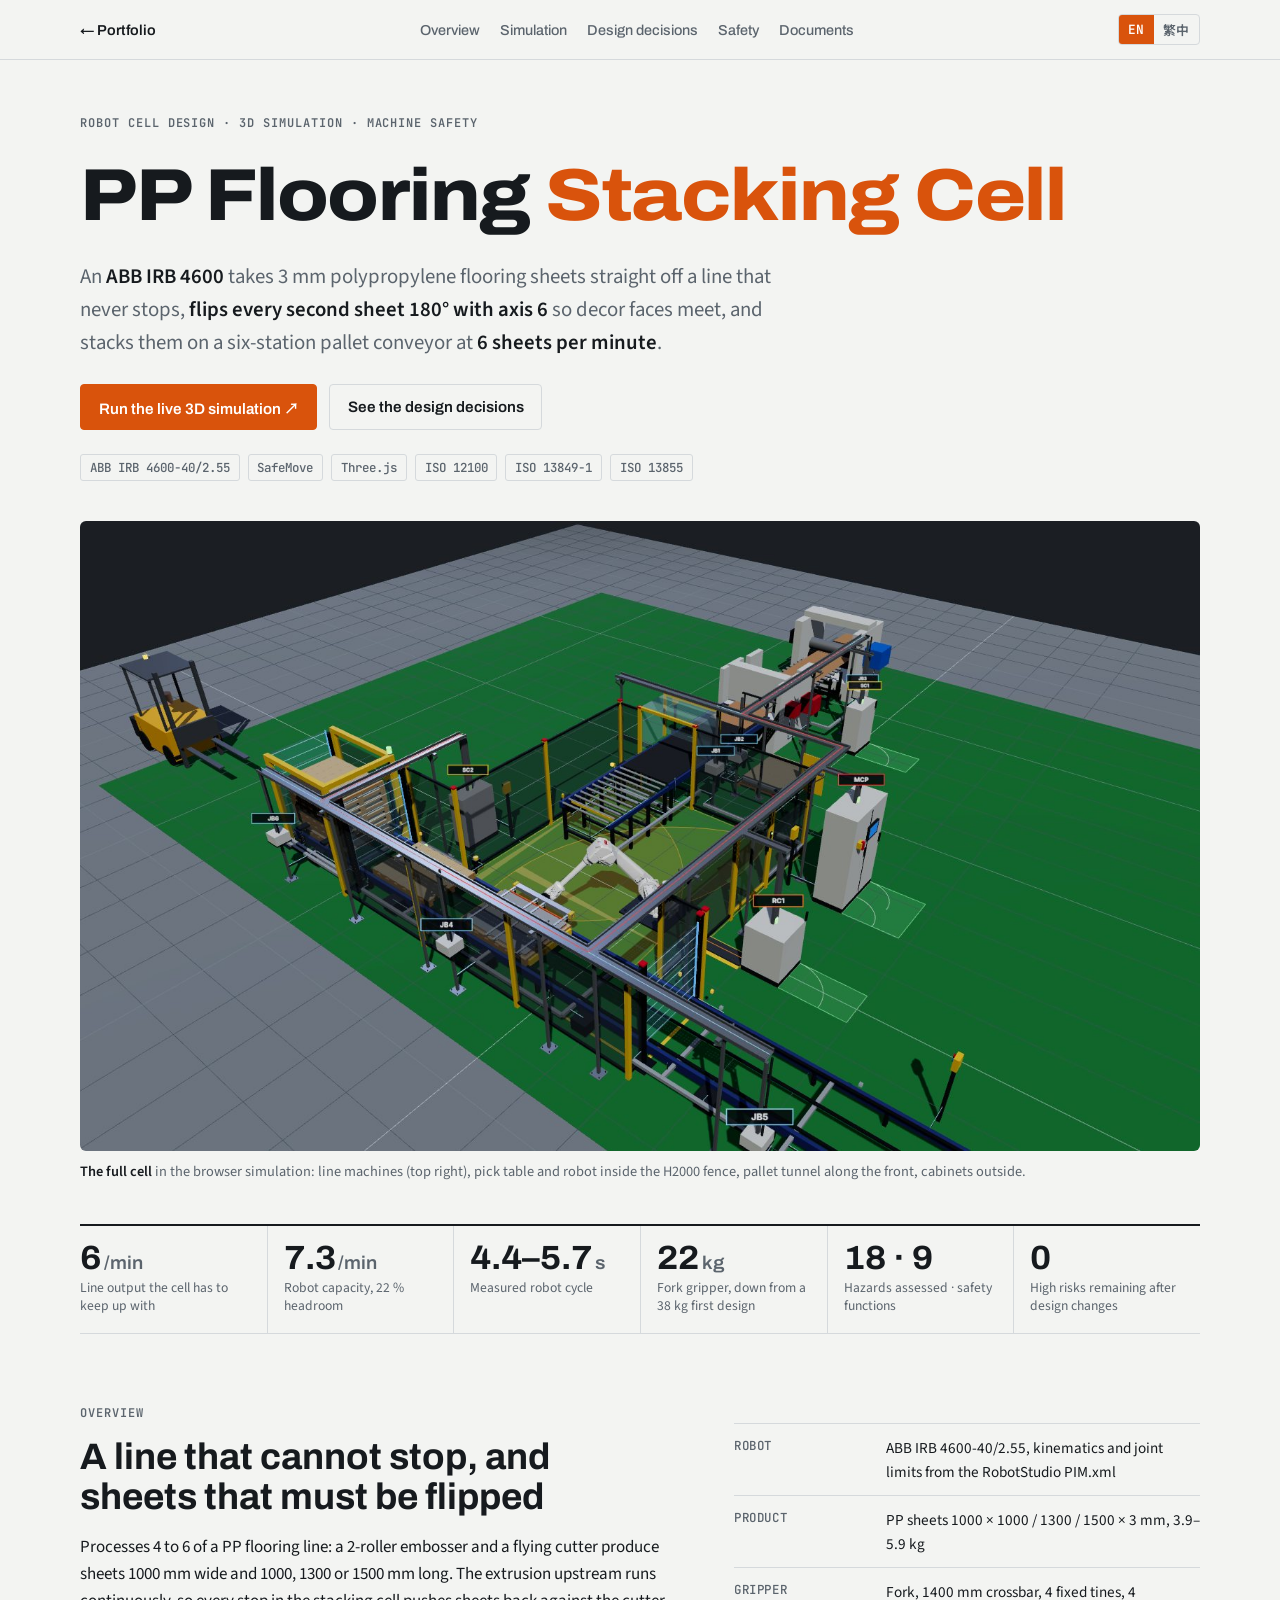
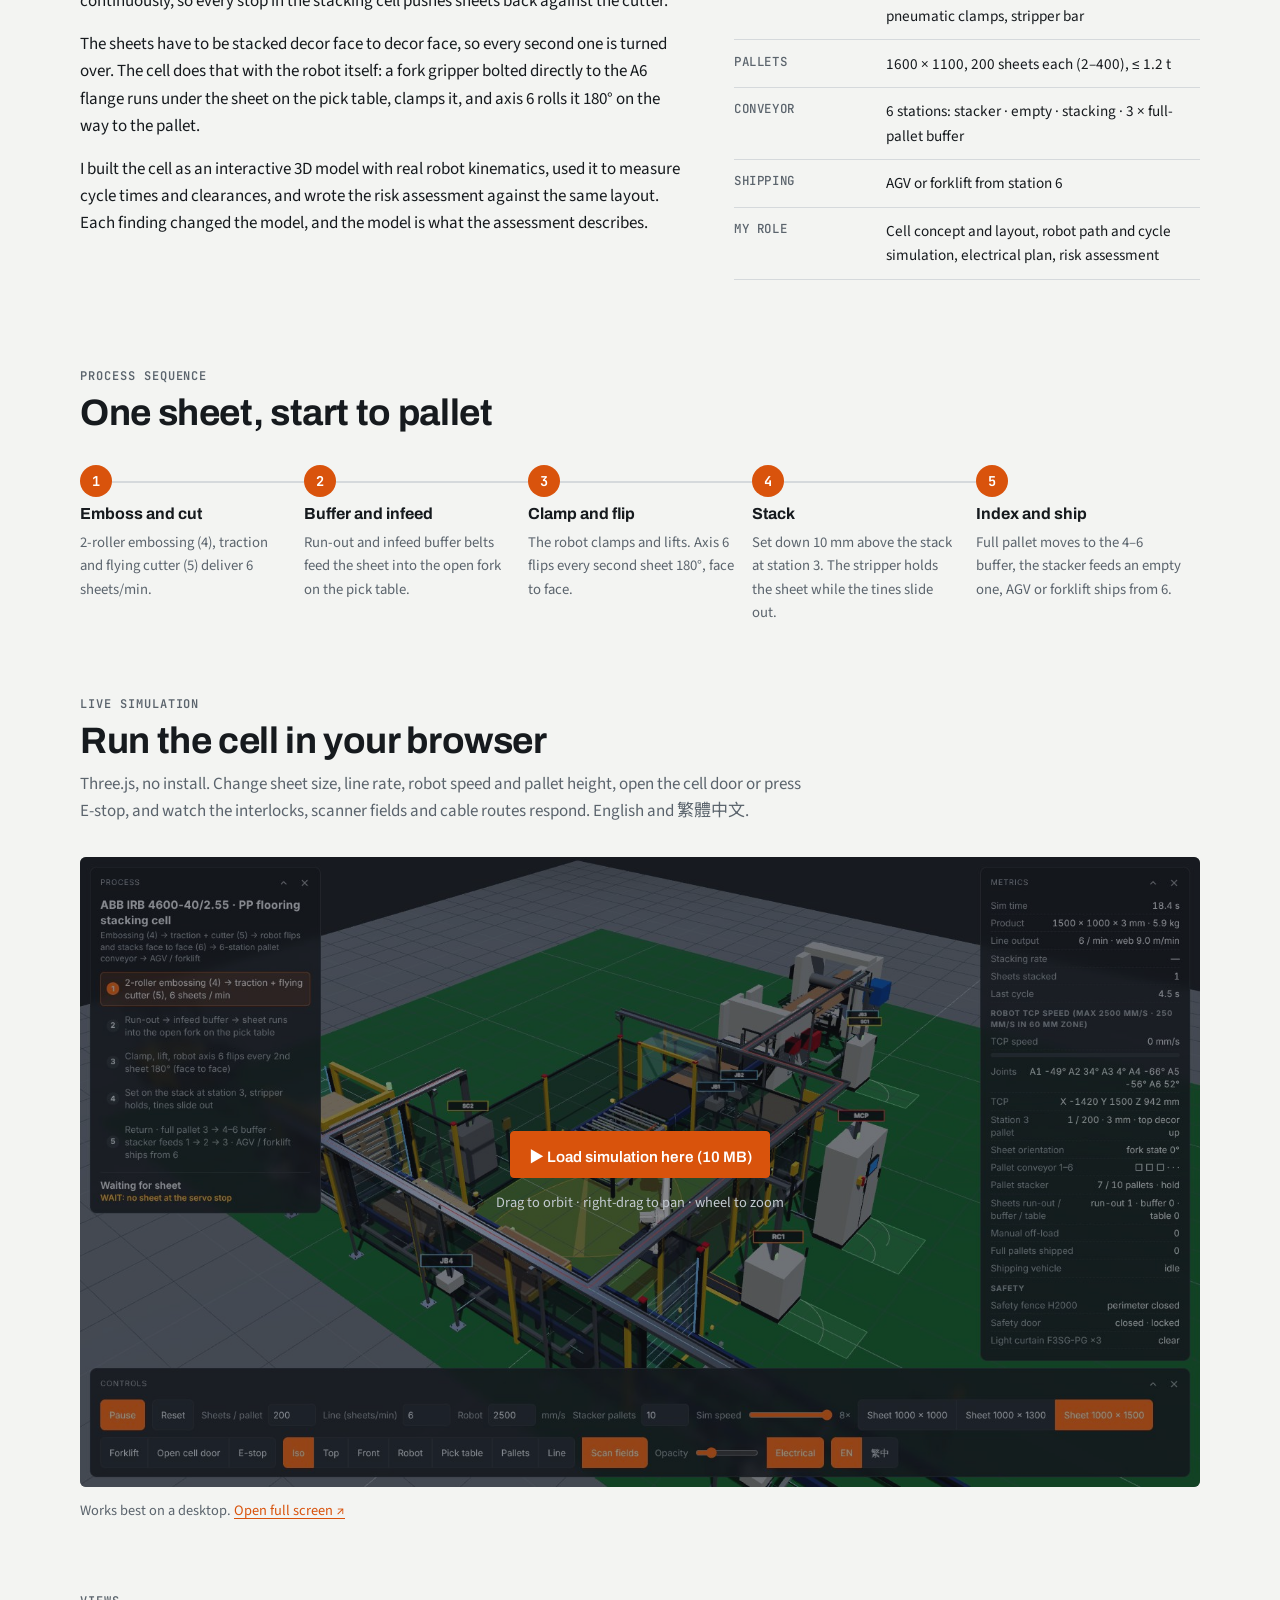
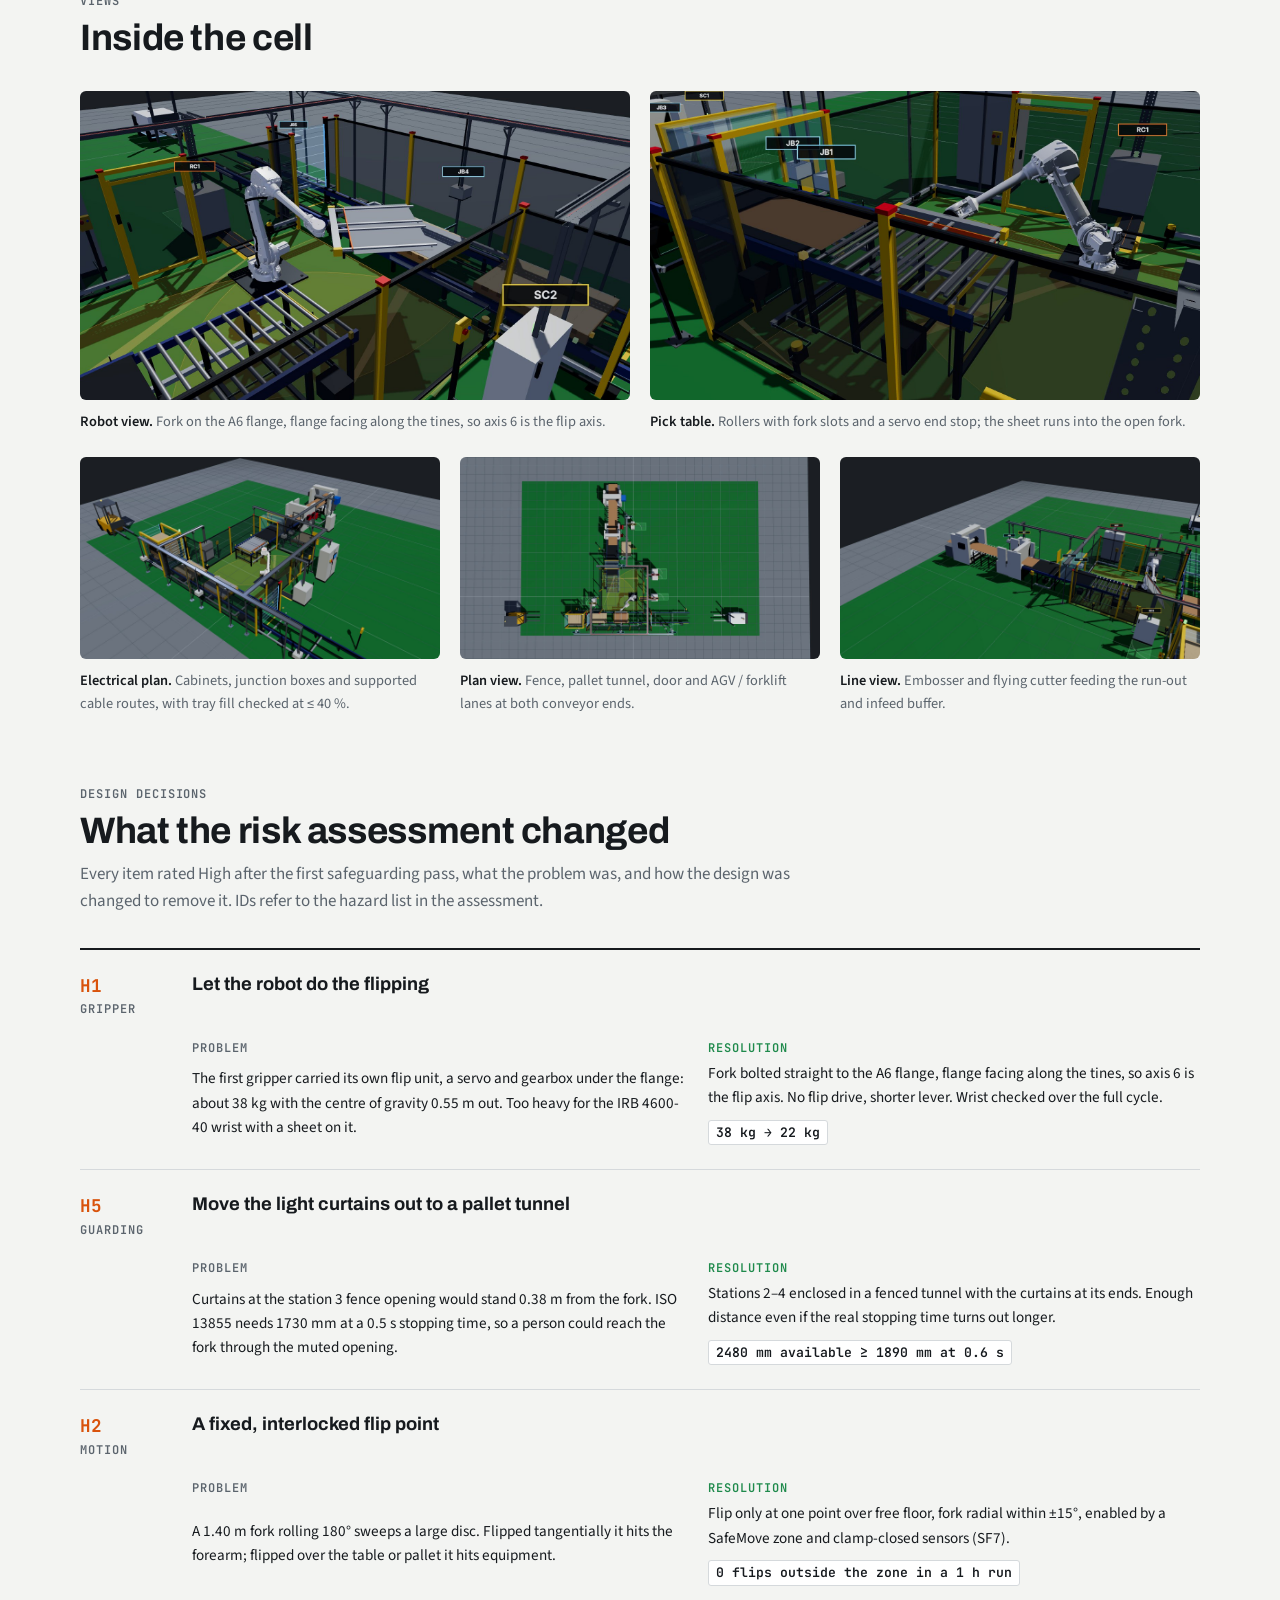
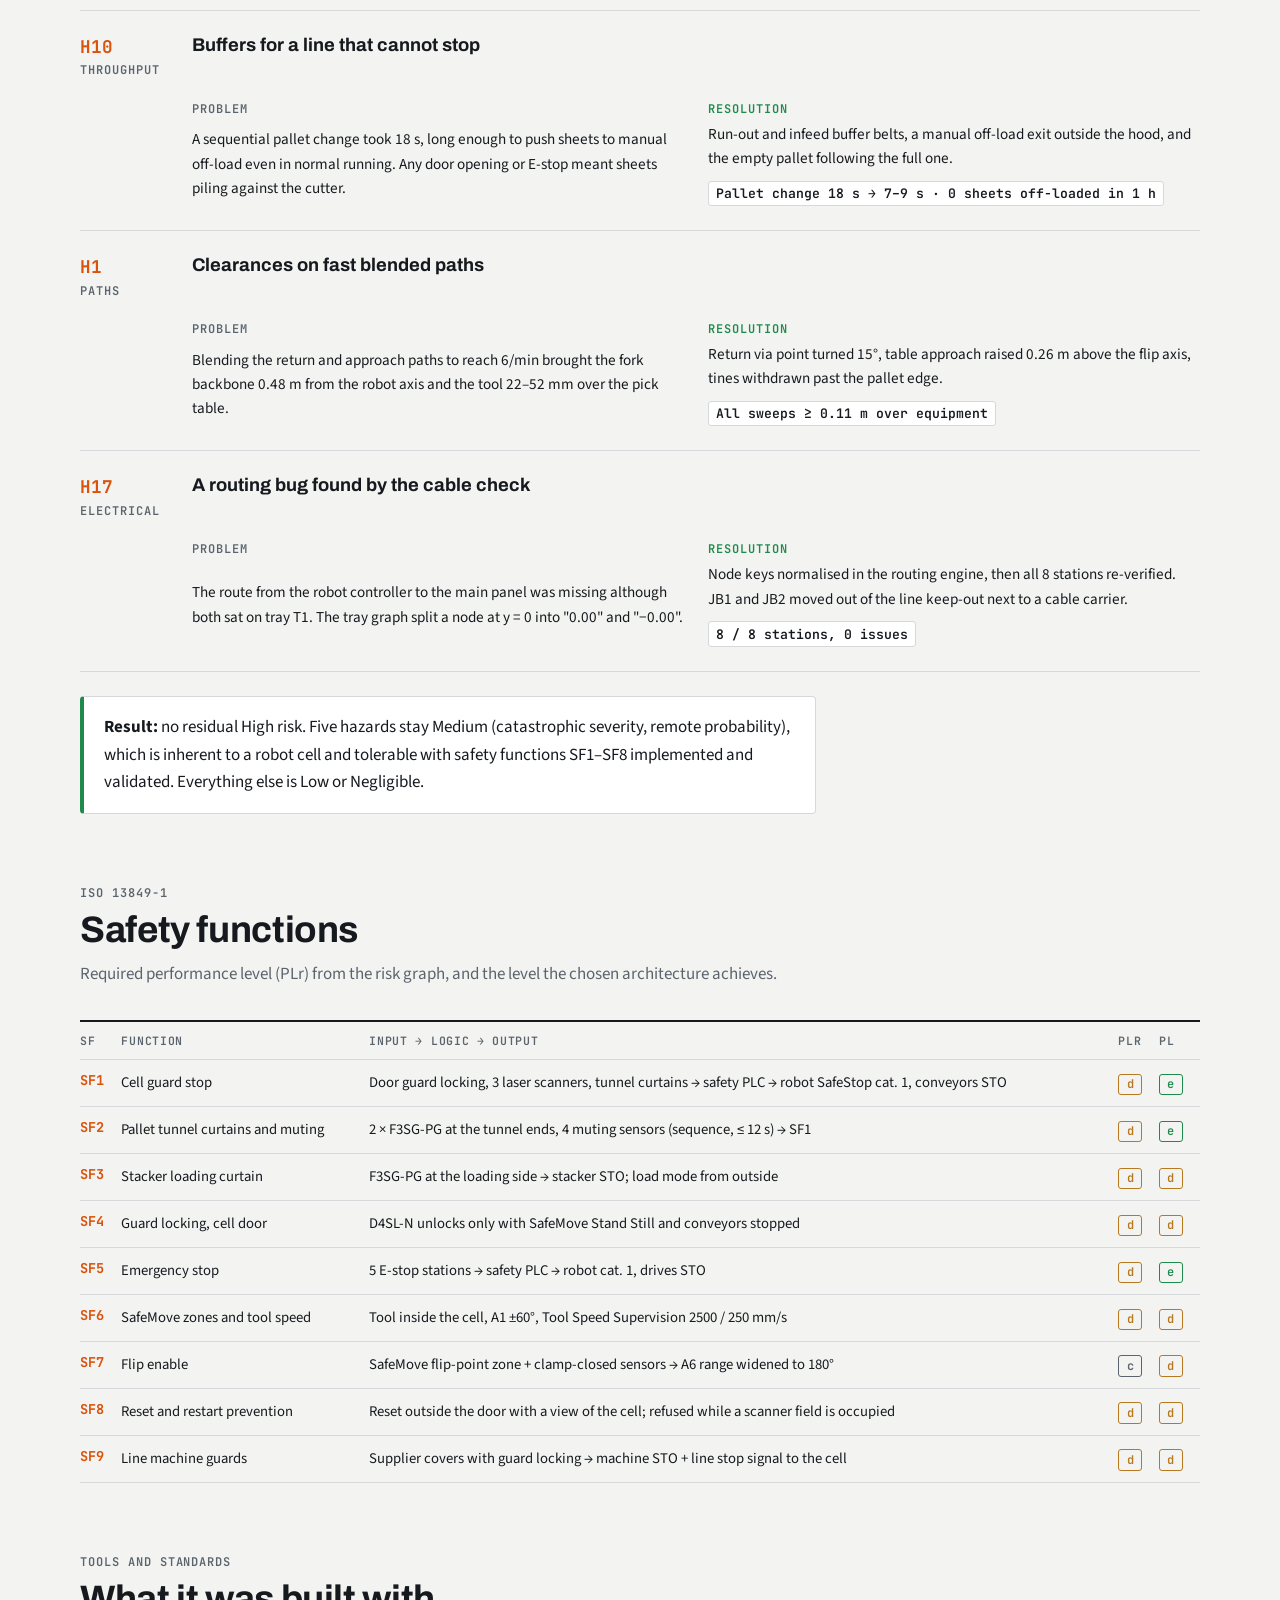
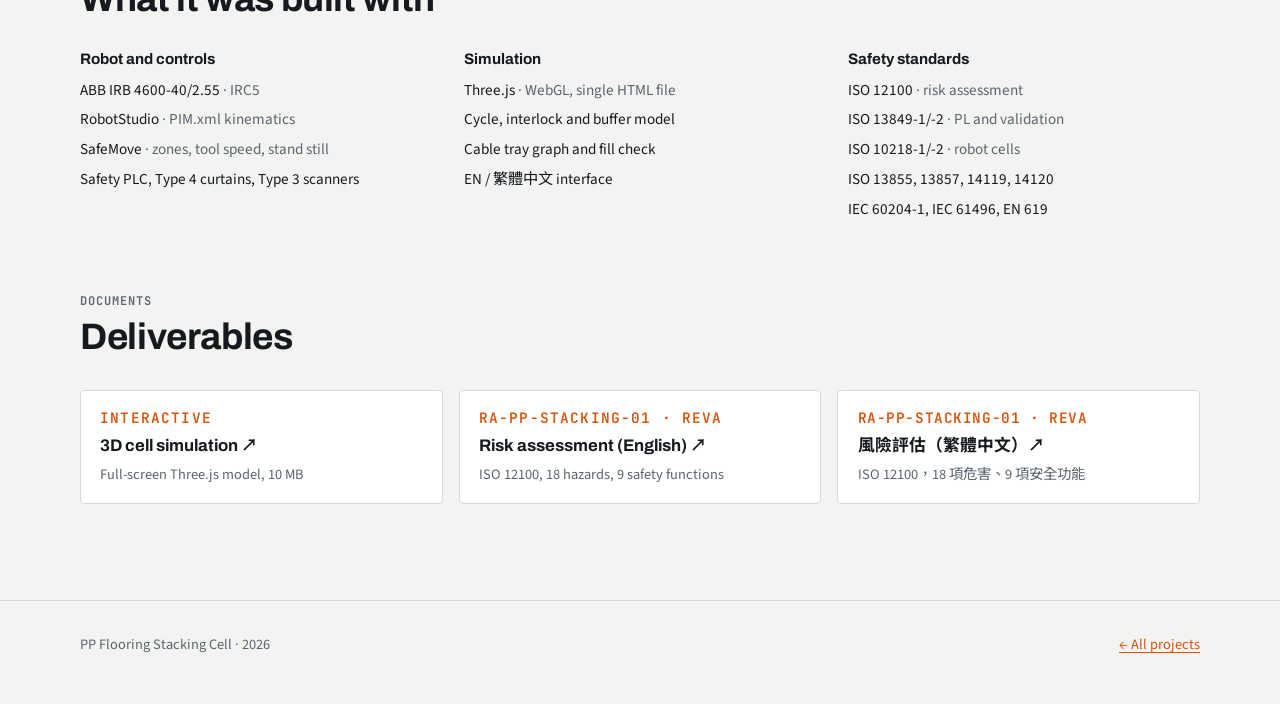
<file: projects/pp-stacking/index.html>
<!doctype html>
<html lang="en">
<head>
<meta charset="utf-8">
<meta name="viewport" content="width=device-width, initial-scale=1, viewport-fit=cover">
<title>PP Flooring Stacking Cell</title>
<meta name="claude:viewport-fit-sides" content="cover">
<meta name="description" content="ABB IRB 4600 robot cell that flips and stacks PP flooring sheets face to face at line speed: cell layout, live 3D simulation, and an ISO 12100 risk assessment.">
<link rel="preconnect" href="https://fonts.googleapis.com">
<link rel="preconnect" href="https://fonts.gstatic.com" crossorigin>
<link rel="stylesheet" href="https://fonts.googleapis.com/css2?family=Archivo:wdth,wght@75..125,500..800&family=JetBrains+Mono:wght@400;600&family=Source+Sans+3:wght@400;600&family=Noto+Sans+TC:wght@400;600;700&display=swap">
<link rel="stylesheet" href="../../assets/site.css">
<style>
  /* hero */
  .hero { padding-block: 3.5rem 2.5rem; display: grid; gap: 1.5rem; }
  .hero h1 { font-size: clamp(2.4rem, 6.5vw, 4.6rem); font-weight: 800; font-stretch: 112%; letter-spacing: -0.02em; }
  .hero h1 span { color: var(--accent); }
  .hero .lede { font-size: clamp(1.1rem, 1.8vw, 1.3rem); max-width: 44rem; color: var(--mute); }
  .hero .lede strong { color: var(--ink); font-weight: 600; }
  .tags { display: flex; flex-wrap: wrap; gap: 0.5rem; }
  .tag { font: 500 0.78rem var(--font-mono); padding: 0.25rem 0.55rem; border: 1px solid var(--rule); border-radius: 3px; color: var(--mute); }

  .shot { background: var(--shot-bg); border-radius: 6px; overflow: hidden; }
  .shot img { width: 100%; height: auto; }
  figure { margin: 0; display: grid; gap: 0.6rem; }
  figcaption { font-size: 0.9rem; color: var(--mute); }
  figcaption b { color: var(--ink); font-weight: 600; }

  /* spec strip */
  .spec { display: grid; grid-template-columns: repeat(auto-fit, minmax(10.5rem, 1fr)); border-top: 2px solid var(--ink); border-bottom: 1px solid var(--rule); margin-top: 2.5rem; }
  .spec div { padding: 1rem 1rem 1.1rem 0; display: grid; gap: 0.25rem; align-content: start; }
  .spec div + div { padding-left: 1rem; border-left: 1px solid var(--rule); }
  .spec b { font: 700 clamp(1.6rem, 3vw, 2.1rem)/1 var(--font-display); font-stretch: 105%; font-variant-numeric: tabular-nums; }
  .spec b small { font-size: 0.55em; font-weight: 600; color: var(--mute); margin-left: 0.15em; }
  .spec span { font-size: 0.85rem; color: var(--mute); line-height: 1.35; }
  @media (max-width: 40rem) {
    .spec { grid-template-columns: 1fr 1fr; }
    .spec div, .spec div + div { padding: 0.9rem 0.75rem 0.9rem 0; border-left: 0; border-top: 1px solid var(--rule); }
    .spec div:nth-child(even) { padding-left: 0.75rem; border-left: 1px solid var(--rule); }
  }

  /* overview */
  .two { display: grid; grid-template-columns: minmax(0, 1.3fr) minmax(0, 1fr); gap: 3rem; align-items: start; }
  @media (max-width: 52rem) { .two { grid-template-columns: 1fr; gap: 2rem; } }
  .facts { display: grid; gap: 0; border-top: 1px solid var(--rule); }
  .facts div { display: grid; grid-template-columns: 8.5rem minmax(0, 1fr); gap: 1rem; padding: 0.7rem 0; border-bottom: 1px solid var(--rule); font-size: 0.95rem; }
  .facts dt { color: var(--mute); font: 500 0.78rem/1.6 var(--font-mono); text-transform: uppercase; letter-spacing: 0.05em; }
  .facts dd { margin: 0; }

  /* process */
  .steps { list-style: none; margin: 0; padding: 0; display: grid; grid-template-columns: repeat(5, minmax(0, 1fr)); gap: 0; counter-reset: s; }
  .steps li { counter-increment: s; padding: 0 1rem 0 0; display: grid; gap: 0.5rem; align-content: start; position: relative; }
  .steps li::before { content: counter(s); font: 700 0.85rem var(--font-mono); width: 2rem; height: 2rem; border-radius: 50%; display: grid; place-items: center; background: var(--accent); color: var(--accent-ink); position: relative; z-index: 1; }
  .steps li::after { content: ""; position: absolute; top: 1rem; left: 2rem; right: 0; height: 2px; background: var(--rule); }
  .steps li:last-child::after { display: none; }
  .steps h3 { font-size: 1rem; font-weight: 700; }
  .steps p { font-size: 0.92rem; color: var(--mute); }
  @media (max-width: 52rem) {
    .steps { grid-template-columns: 1fr; gap: 1.25rem; }
    .steps li { grid-template-columns: 2rem minmax(0, 1fr); column-gap: 1rem; padding: 0; }
    .steps li::before { grid-row: span 2; }
    .steps li::after { top: 2rem; bottom: -1.25rem; left: calc(1rem - 1px); right: auto; width: 2px; height: auto; }
  }

  /* live demo */
  .demo { position: relative; aspect-ratio: 16 / 9; max-width: 100%; background: var(--shot-bg); border-radius: 6px; overflow: hidden; }
  .demo img { width: 100%; height: 100%; object-fit: cover; opacity: 0.55; }
  .demo .cta { position: absolute; inset: 0; display: grid; place-content: center; justify-items: center; gap: 0.8rem; text-align: center; padding: 1rem; color: #e8ecef; }
  .demo .cta p { font-size: 0.9rem; color: #c3cad1; max-width: 30rem; }
  .demo iframe { position: absolute; inset: 0; width: 100%; height: 100%; border: 0; }
  .demo-note { margin-top: 0.75rem; font-size: 0.9rem; color: var(--mute); }

  /* gallery */
  .gallery { display: grid; grid-template-columns: repeat(6, minmax(0, 1fr)); gap: 1.5rem 1.25rem; }
  .gallery figure:nth-child(1), .gallery figure:nth-child(2) { grid-column: span 3; }
  .gallery figure { grid-column: span 2; }
  @media (max-width: 52rem) { .gallery { grid-template-columns: 1fr; } .gallery figure, .gallery figure:nth-child(1), .gallery figure:nth-child(2) { grid-column: auto; } }

  /* design decisions */
  .decisions { display: grid; gap: 0; border-top: 2px solid var(--ink); }
  .dec { display: grid; grid-template-columns: 5.5rem minmax(0, 1fr) minmax(0, 1fr); gap: 1.5rem; padding: 1.5rem 0; border-bottom: 1px solid var(--rule); }
  .dec .id { display: grid; gap: 0.35rem; align-content: start; }
  .dec .id b { font: 700 1.1rem var(--font-mono); color: var(--accent); }
  .dec h3 { font-size: 1.15rem; font-weight: 700; grid-column: 2 / -1; }
  .dec .col { display: grid; gap: 0.35rem; font-size: 0.95rem; }
  .dec .col .eyebrow { color: var(--mute); }
  .dec .col.fix .eyebrow { color: var(--ok); }
  .dec .delta { font: 600 0.82rem var(--font-mono); color: var(--ink); background: var(--surface); border: 1px solid var(--rule); padding: 0.2rem 0.45rem; border-radius: 3px; justify-self: start; margin-top: 0.3rem; }
  .dec-body { grid-column: 2 / -1; display: grid; grid-template-columns: minmax(0, 1fr) minmax(0, 1fr); gap: 1.5rem; }
  @media (max-width: 52rem) {
    .dec { grid-template-columns: 1fr; gap: 0.75rem; }
    .dec h3, .dec-body { grid-column: auto; }
    .dec .id { grid-auto-flow: column; justify-content: start; align-items: baseline; gap: 0.75rem; }
    .dec-body { grid-template-columns: 1fr; gap: 1rem; }
  }
  .verdict { margin-top: 1.5rem; padding: 1.1rem 1.25rem; background: var(--surface); border: 1px solid var(--rule); border-left: 4px solid var(--ok); border-radius: 4px; max-width: 46rem; }

  /* safety table */
  .tbl { overflow-x: auto; border-top: 2px solid var(--ink); }
  table { border-collapse: collapse; width: 100%; min-width: 44rem; font-size: 0.92rem; }
  th, td { text-align: left; padding: 0.7rem 0.75rem 0.7rem 0; border-bottom: 1px solid var(--rule); vertical-align: top; }
  th { font: 600 0.72rem var(--font-mono); text-transform: uppercase; letter-spacing: 0.06em; color: var(--mute); }
  td:first-child { font: 700 0.85rem var(--font-mono); color: var(--accent); white-space: nowrap; }
  td.pl { font-family: var(--font-mono); white-space: nowrap; font-variant-numeric: tabular-nums; }
  .pill { display: inline-block; font: 600 0.75rem var(--font-mono); padding: 0.1rem 0.45rem; border-radius: 3px; border: 1px solid currentColor; }
  .pill.d { color: var(--warn); } .pill.e { color: var(--ok); } .pill.c { color: var(--mute); }

  /* stack + docs */
  .stack { display: grid; grid-template-columns: repeat(auto-fit, minmax(15rem, 1fr)); gap: 2rem; }
  .stack h3 { font-size: 0.95rem; font-weight: 700; margin-bottom: 0.6rem; }
  .stack ul { list-style: none; margin: 0; padding: 0; display: grid; gap: 0.35rem; font-size: 0.95rem; }
  .stack li span { color: var(--mute); }
  .docs { display: grid; grid-template-columns: repeat(auto-fit, minmax(16rem, 1fr)); gap: 1rem; }
  .doc { display: grid; gap: 0.4rem; padding: 1.1rem 1.2rem; border: 1px solid var(--rule); border-radius: 4px; text-decoration: none; color: var(--ink); background: var(--surface); }
  .doc:hover { border-color: var(--accent); }
  .doc b { font: 700 1.05rem var(--font-display); }
  .doc span { font-size: 0.9rem; color: var(--mute); }
  .doc .eyebrow { color: var(--accent); }
</style>
</head>
<body>

<header class="bar">
  <div class="wrap">
    <a href="../../index.html" data-i18n="nav.back">← Portfolio</a>
    <nav aria-label="Sections">
      <a href="#overview" data-i18n="nav.overview">Overview</a>
      <a href="#simulation" data-i18n="nav.sim">Simulation</a>
      <a href="#decisions" data-i18n="nav.dec">Design decisions</a>
      <a href="#safety" data-i18n="nav.safety">Safety</a>
      <a href="#documents" data-i18n="nav.docs">Documents</a>
    </nav>
    <div class="lang" role="group" aria-label="Language">
      <button type="button" data-set-lang="en" aria-pressed="true">EN</button>
      <button type="button" data-set-lang="zh" aria-pressed="false" lang="zh-Hant">繁中</button>
    </div>
  </div>
</header>

<main>
  <div class="wrap hero">
    <p class="eyebrow" data-i18n="hero.eyebrow">Robot cell design · 3D simulation · Machine safety</p>
    <h1 data-i18n="hero.h1">PP Flooring <span>Stacking Cell</span></h1>
    <p class="lede" data-i18n="hero.lede">An <strong>ABB IRB 4600</strong> takes 3 mm polypropylene flooring sheets straight off a line that never stops, <strong>flips every second sheet 180° with axis 6</strong> so decor faces meet, and stacks them on a six-station pallet conveyor at <strong>6 sheets per minute</strong>.</p>
    <div class="btns">
      <a class="btn primary" href="demo.html" target="_blank" rel="noopener" data-demo-link data-i18n="hero.run">Run the live 3D simulation ↗</a>
      <a class="btn" href="#decisions" data-i18n="hero.see">See the design decisions</a>
    </div>
    <div class="tags" aria-label="Topics">
      <span class="tag">ABB IRB 4600-40/2.55</span><span class="tag">SafeMove</span><span class="tag">Three.js</span><span class="tag">ISO 12100</span><span class="tag">ISO 13849-1</span><span class="tag">ISO 13855</span>
    </div>
  </div>

  <div class="wrap">
    <figure>
      <div class="shot"><img src="img/cell-iso.jpg" width="1600" height="900" data-i18n-alt="iso" alt="Isometric 3D view of the stacking cell: yellow safety fence, white ABB robot with fork gripper at the centre, pick table, pallet conveyor along the front, electrical cabinets outside the fence."></div>
      <figcaption data-i18n="iso.cap"><b>The full cell</b> in the browser simulation: line machines (top right), pick table and robot inside the H2000 fence, pallet tunnel along the front, cabinets outside.</figcaption>
    </figure>

    <div class="spec" role="list">
      <div role="listitem"><b data-i18n="k1.v">6<small>/min</small></b><span data-i18n="k1">Line output the cell has to keep up with</span></div>
      <div role="listitem"><b data-i18n="k2.v">7.3<small>/min</small></b><span data-i18n="k2">Robot capacity, 22 % headroom</span></div>
      <div role="listitem"><b class="mono">4.4–5.7<small>s</small></b><span data-i18n="k3">Measured robot cycle</span></div>
      <div role="listitem"><b>22<small>kg</small></b><span data-i18n="k4">Fork gripper, down from a 38 kg first design</span></div>
      <div role="listitem"><b>18 · 9</b><span data-i18n="k5">Hazards assessed · safety functions</span></div>
      <div role="listitem"><b>0</b><span data-i18n="k6">High risks remaining after design changes</span></div>
    </div>
  </div>

  <section id="overview">
    <div class="wrap two">
      <div class="prose">
        <p class="eyebrow" data-i18n="ov.eyebrow">Overview</p>
        <h2 style="font-size:clamp(1.6rem,3.2vw,2.3rem)" data-i18n="ov.h2">A line that cannot stop, and sheets that must be flipped</h2>
        <p data-i18n="ov.p1">Processes 4 to 6 of a PP flooring line: a 2-roller embosser and a flying cutter produce sheets 1000 mm wide and 1000, 1300 or 1500 mm long. The extrusion upstream runs continuously, so every stop in the stacking cell pushes sheets back against the cutter.</p>
        <p data-i18n="ov.p2">The sheets have to be stacked decor face to decor face, so every second one is turned over. The cell does that with the robot itself: a fork gripper bolted directly to the A6 flange runs under the sheet on the pick table, clamps it, and axis 6 rolls it 180° on the way to the pallet.</p>
        <p data-i18n="ov.p3">I built the cell as an interactive 3D model with real robot kinematics, used it to measure cycle times and clearances, and wrote the risk assessment against the same layout. Each finding changed the model, and the model is what the assessment describes.</p>
      </div>
      <dl class="facts">
        <div><dt data-i18n="f.robot">Robot</dt><dd data-i18n="f.robot.v">ABB IRB 4600-40/2.55, kinematics and joint limits from the RobotStudio PIM.xml</dd></div>
        <div><dt data-i18n="f.product">Product</dt><dd data-i18n="f.product.v">PP sheets 1000 × 1000 / 1300 / 1500 × 3 mm, 3.9–5.9 kg</dd></div>
        <div><dt data-i18n="f.gripper">Gripper</dt><dd data-i18n="f.gripper.v">Fork, 1400 mm crossbar, 4 fixed tines, 4 pneumatic clamps, stripper bar</dd></div>
        <div><dt data-i18n="f.pallets">Pallets</dt><dd data-i18n="f.pallets.v">1600 × 1100, 200 sheets each (2–400), ≤ 1.2 t</dd></div>
        <div><dt data-i18n="f.conv">Conveyor</dt><dd data-i18n="f.conv.v">6 stations: stacker · empty · stacking · 3 × full-pallet buffer</dd></div>
        <div><dt data-i18n="f.ship">Shipping</dt><dd data-i18n="f.ship.v">AGV or forklift from station 6</dd></div>
        <div><dt data-i18n="f.role">My role</dt><dd data-i18n="f.role.v">Cell concept and layout, robot path and cycle simulation, electrical plan, risk assessment</dd></div>
      </dl>
    </div>
  </section>

  <section id="process">
    <div class="wrap">
      <div class="sec-head">
        <p class="eyebrow" data-i18n="pr.eyebrow">Process sequence</p>
        <h2 data-i18n="pr.h2">One sheet, start to pallet</h2>
      </div>
      <ol class="steps">
        <li><h3 data-i18n="s1.h">Emboss and cut</h3><p data-i18n="s1.p">2-roller embossing (4), traction and flying cutter (5) deliver 6 sheets/min.</p></li>
        <li><h3 data-i18n="s2.h">Buffer and infeed</h3><p data-i18n="s2.p">Run-out and infeed buffer belts feed the sheet into the open fork on the pick table.</p></li>
        <li><h3 data-i18n="s3.h">Clamp and flip</h3><p data-i18n="s3.p">The robot clamps and lifts. Axis 6 flips every second sheet 180°, face to face.</p></li>
        <li><h3 data-i18n="s4.h">Stack</h3><p data-i18n="s4.p">Set down 10 mm above the stack at station 3. The stripper holds the sheet while the tines slide out.</p></li>
        <li><h3 data-i18n="s5.h">Index and ship</h3><p data-i18n="s5.p">Full pallet moves to the 4–6 buffer, the stacker feeds an empty one, AGV or forklift ships from 6.</p></li>
      </ol>
    </div>
  </section>

  <section id="simulation">
    <div class="wrap">
      <div class="sec-head">
        <p class="eyebrow" data-i18n="sim.eyebrow">Live simulation</p>
        <h2 data-i18n="sim.h2">Run the cell in your browser</h2>
        <p data-i18n="sim.p">Three.js, no install. Change sheet size, line rate, robot speed and pallet height, open the cell door or press E-stop, and watch the interlocks, scanner fields and cable routes respond. English and 繁體中文.</p>
      </div>
      <div class="demo" id="demo">
        <img src="img/simulation-ui.jpg" width="1600" height="900" data-i18n-alt="ui" alt="Simulation interface with process steps on the left, live metrics on the right and controls along the bottom.">
        <div class="cta">
          <button class="btn primary" id="loadDemo" type="button" data-i18n="sim.load">▶ Load simulation here (10 MB)</button>
          <p data-i18n="sim.hint">Drag to orbit · right-drag to pan · wheel to zoom</p>
        </div>
      </div>
      <p class="demo-note" data-i18n="sim.note">Works best on a desktop. <a href="demo.html" target="_blank" rel="noopener" data-demo-link>Open full screen ↗</a></p>
    </div>
  </section>

  <section id="gallery">
    <div class="wrap">
      <div class="sec-head">
        <p class="eyebrow" data-i18n="g.eyebrow">Views</p>
        <h2 data-i18n="g.h2">Inside the cell</h2>
      </div>
      <div class="gallery">
        <figure>
          <div class="shot"><img src="img/robot-closeup.jpg" loading="lazy" width="1600" height="900" data-i18n-alt="g1" alt="Close-up of the robot carrying a sheet on the fork gripper between the pick table and the pallet."></div>
          <figcaption data-i18n="g1.cap"><b>Robot view.</b> Fork on the A6 flange, flange facing along the tines, so axis 6 is the flip axis.</figcaption>
        </figure>
        <figure>
          <div class="shot"><img src="img/pick-table.jpg" loading="lazy" width="1600" height="900" data-i18n-alt="g2" alt="Pick table with roller conveyor and fork slots, robot reaching in from the side."></div>
          <figcaption data-i18n="g2.cap"><b>Pick table.</b> Rollers with fork slots and a servo end stop; the sheet runs into the open fork.</figcaption>
        </figure>
        <figure>
          <div class="shot"><img src="img/electrical-overlay.jpg" loading="lazy" width="1600" height="900" data-i18n-alt="g3" alt="Isometric view with cable trays, junction boxes and cabinets highlighted."></div>
          <figcaption data-i18n="g3.cap"><b>Electrical plan.</b> Cabinets, junction boxes and supported cable routes, with tray fill checked at ≤ 40 %.</figcaption>
        </figure>
        <figure>
          <div class="shot"><img src="img/layout-top.jpg" loading="lazy" width="1600" height="900" data-i18n-alt="g4" alt="Top-down plan of the cell and the pallet conveyor."></div>
          <figcaption data-i18n="g4.cap"><b>Plan view.</b> Fence, pallet tunnel, door and AGV / forklift lanes at both conveyor ends.</figcaption>
        </figure>
        <figure>
          <div class="shot"><img src="img/line-view.jpg" loading="lazy" width="1600" height="900" data-i18n-alt="g5" alt="View along the line from the embossing unit to the stacking cell."></div>
          <figcaption data-i18n="g5.cap"><b>Line view.</b> Embosser and flying cutter feeding the run-out and infeed buffer.</figcaption>
        </figure>
      </div>
    </div>
  </section>

  <section id="decisions">
    <div class="wrap">
      <div class="sec-head">
        <p class="eyebrow" data-i18n="d.eyebrow">Design decisions</p>
        <h2 data-i18n="d.h2">What the risk assessment changed</h2>
        <p data-i18n="d.p">Every item rated High after the first safeguarding pass, what the problem was, and how the design was changed to remove it. IDs refer to the hazard list in the assessment.</p>
      </div>
      <div class="decisions">
        <article class="dec">
          <div class="id"><b>H1</b><span class="eyebrow" data-i18n="d1.tag">Gripper</span></div>
          <h3 data-i18n="d1.h">Let the robot do the flipping</h3>
          <div class="dec-body">
            <div class="col"><span class="eyebrow" data-i18n="lbl.problem">Problem</span><p data-i18n="d1.p">The first gripper carried its own flip unit, a servo and gearbox under the flange: about 38 kg with the centre of gravity 0.55 m out. Too heavy for the IRB 4600-40 wrist with a sheet on it.</p></div>
            <div class="col fix"><span class="eyebrow" data-i18n="lbl.fix">Resolution</span><p data-i18n="d1.f">Fork bolted straight to the A6 flange, flange facing along the tines, so axis 6 is the flip axis. No flip drive, shorter lever. Wrist checked over the full cycle.</p><span class="delta">38 kg → 22 kg</span></div>
          </div>
        </article>
        <article class="dec">
          <div class="id"><b>H5</b><span class="eyebrow" data-i18n="d2.tag">Guarding</span></div>
          <h3 data-i18n="d2.h">Move the light curtains out to a pallet tunnel</h3>
          <div class="dec-body">
            <div class="col"><span class="eyebrow" data-i18n="lbl.problem">Problem</span><p data-i18n="d2.p">Curtains at the station 3 fence opening would stand 0.38 m from the fork. ISO 13855 needs 1730 mm at a 0.5 s stopping time, so a person could reach the fork through the muted opening.</p></div>
            <div class="col fix"><span class="eyebrow" data-i18n="lbl.fix">Resolution</span><p data-i18n="d2.f">Stations 2–4 enclosed in a fenced tunnel with the curtains at its ends. Enough distance even if the real stopping time turns out longer.</p><span class="delta" data-i18n="d2.d">2480 mm available ≥ 1890 mm at 0.6 s</span></div>
          </div>
        </article>
        <article class="dec">
          <div class="id"><b>H2</b><span class="eyebrow" data-i18n="d3.tag">Motion</span></div>
          <h3 data-i18n="d3.h">A fixed, interlocked flip point</h3>
          <div class="dec-body">
            <div class="col"><span class="eyebrow" data-i18n="lbl.problem">Problem</span><p data-i18n="d3.p">A 1.40 m fork rolling 180° sweeps a large disc. Flipped tangentially it hits the forearm; flipped over the table or pallet it hits equipment.</p></div>
            <div class="col fix"><span class="eyebrow" data-i18n="lbl.fix">Resolution</span><p data-i18n="d3.f">Flip only at one point over free floor, fork radial within ±15°, enabled by a SafeMove zone and clamp-closed sensors (SF7).</p><span class="delta" data-i18n="d3.d">0 flips outside the zone in a 1 h run</span></div>
          </div>
        </article>
        <article class="dec">
          <div class="id"><b>H10</b><span class="eyebrow" data-i18n="d4.tag">Throughput</span></div>
          <h3 data-i18n="d4.h">Buffers for a line that cannot stop</h3>
          <div class="dec-body">
            <div class="col"><span class="eyebrow" data-i18n="lbl.problem">Problem</span><p data-i18n="d4.p">A sequential pallet change took 18 s, long enough to push sheets to manual off-load even in normal running. Any door opening or E-stop meant sheets piling against the cutter.</p></div>
            <div class="col fix"><span class="eyebrow" data-i18n="lbl.fix">Resolution</span><p data-i18n="d4.f">Run-out and infeed buffer belts, a manual off-load exit outside the hood, and the empty pallet following the full one.</p><span class="delta" data-i18n="d4.d">Pallet change 18 s → 7–9 s · 0 sheets off-loaded in 1 h</span></div>
          </div>
        </article>
        <article class="dec">
          <div class="id"><b>H1</b><span class="eyebrow" data-i18n="d5.tag">Paths</span></div>
          <h3 data-i18n="d5.h">Clearances on fast blended paths</h3>
          <div class="dec-body">
            <div class="col"><span class="eyebrow" data-i18n="lbl.problem">Problem</span><p data-i18n="d5.p">Blending the return and approach paths to reach 6/min brought the fork backbone 0.48 m from the robot axis and the tool 22–52 mm over the pick table.</p></div>
            <div class="col fix"><span class="eyebrow" data-i18n="lbl.fix">Resolution</span><p data-i18n="d5.f">Return via point turned 15°, table approach raised 0.26 m above the flip axis, tines withdrawn past the pallet edge.</p><span class="delta" data-i18n="d5.d">All sweeps ≥ 0.11 m over equipment</span></div>
          </div>
        </article>
        <article class="dec">
          <div class="id"><b>H17</b><span class="eyebrow" data-i18n="d6.tag">Electrical</span></div>
          <h3 data-i18n="d6.h">A routing bug found by the cable check</h3>
          <div class="dec-body">
            <div class="col"><span class="eyebrow" data-i18n="lbl.problem">Problem</span><p data-i18n="d6.p">The route from the robot controller to the main panel was missing although both sat on tray T1. The tray graph split a node at y = 0 into "0.00" and "−0.00".</p></div>
            <div class="col fix"><span class="eyebrow" data-i18n="lbl.fix">Resolution</span><p data-i18n="d6.f">Node keys normalised in the routing engine, then all 8 stations re-verified. JB1 and JB2 moved out of the line keep-out next to a cable carrier.</p><span class="delta" data-i18n="d6.d">8 / 8 stations, 0 issues</span></div>
          </div>
        </article>
      </div>
      <p class="verdict" data-i18n="d.verdict"><b>Result:</b> no residual High risk. Five hazards stay Medium (catastrophic severity, remote probability), which is inherent to a robot cell and tolerable with safety functions SF1–SF8 implemented and validated. Everything else is Low or Negligible.</p>
    </div>
  </section>

  <section id="safety">
    <div class="wrap">
      <div class="sec-head">
        <p class="eyebrow">ISO 13849-1</p>
        <h2 data-i18n="sf.h2">Safety functions</h2>
        <p data-i18n="sf.p">Required performance level (PLr) from the risk graph, and the level the chosen architecture achieves.</p>
      </div>
      <div class="tbl">
        <table>
          <thead><tr><th>SF</th><th data-i18n="sf.th1">Function</th><th data-i18n="sf.th2">Input → logic → output</th><th>PLr</th><th>PL</th></tr></thead>
          <tbody>
            <tr><td>SF1</td><td data-i18n="sf1.n">Cell guard stop</td><td data-i18n="sf1.d">Door guard locking, 3 laser scanners, tunnel curtains → safety PLC → robot SafeStop cat. 1, conveyors STO</td><td class="pl"><span class="pill d">d</span></td><td class="pl"><span class="pill e">e</span></td></tr>
            <tr><td>SF2</td><td data-i18n="sf2.n">Pallet tunnel curtains and muting</td><td data-i18n="sf2.d">2 × F3SG-PG at the tunnel ends, 4 muting sensors (sequence, ≤ 12 s) → SF1</td><td class="pl"><span class="pill d">d</span></td><td class="pl"><span class="pill e">e</span></td></tr>
            <tr><td>SF3</td><td data-i18n="sf3.n">Stacker loading curtain</td><td data-i18n="sf3.d">F3SG-PG at the loading side → stacker STO; load mode from outside</td><td class="pl"><span class="pill d">d</span></td><td class="pl"><span class="pill d">d</span></td></tr>
            <tr><td>SF4</td><td data-i18n="sf4.n">Guard locking, cell door</td><td data-i18n="sf4.d">D4SL-N unlocks only with SafeMove Stand Still and conveyors stopped</td><td class="pl"><span class="pill d">d</span></td><td class="pl"><span class="pill d">d</span></td></tr>
            <tr><td>SF5</td><td data-i18n="sf5.n">Emergency stop</td><td data-i18n="sf5.d">5 E-stop stations → safety PLC → robot cat. 1, drives STO</td><td class="pl"><span class="pill d">d</span></td><td class="pl"><span class="pill e">e</span></td></tr>
            <tr><td>SF6</td><td data-i18n="sf6.n">SafeMove zones and tool speed</td><td data-i18n="sf6.d">Tool inside the cell, A1 ±60°, Tool Speed Supervision 2500 / 250 mm/s</td><td class="pl"><span class="pill d">d</span></td><td class="pl"><span class="pill d">d</span></td></tr>
            <tr><td>SF7</td><td data-i18n="sf7.n">Flip enable</td><td data-i18n="sf7.d">SafeMove flip-point zone + clamp-closed sensors → A6 range widened to 180°</td><td class="pl"><span class="pill c">c</span></td><td class="pl"><span class="pill d">d</span></td></tr>
            <tr><td>SF8</td><td data-i18n="sf8.n">Reset and restart prevention</td><td data-i18n="sf8.d">Reset outside the door with a view of the cell; refused while a scanner field is occupied</td><td class="pl"><span class="pill d">d</span></td><td class="pl"><span class="pill d">d</span></td></tr>
            <tr><td>SF9</td><td data-i18n="sf9.n">Line machine guards</td><td data-i18n="sf9.d">Supplier covers with guard locking → machine STO + line stop signal to the cell</td><td class="pl"><span class="pill d">d</span></td><td class="pl"><span class="pill d">d</span></td></tr>
          </tbody>
        </table>
      </div>
    </div>
  </section>

  <section id="tools">
    <div class="wrap">
      <div class="sec-head">
        <p class="eyebrow" data-i18n="t.eyebrow">Tools and standards</p>
        <h2 data-i18n="t.h2">What it was built with</h2>
      </div>
      <div class="stack">
        <div><h3 data-i18n="t1.h">Robot and controls</h3><ul data-i18n="t1.l"><li>ABB IRB 4600-40/2.55 <span>· IRC5</span></li><li>RobotStudio <span>· PIM.xml kinematics</span></li><li>SafeMove <span>· zones, tool speed, stand still</span></li><li>Safety PLC, Type 4 curtains, Type 3 scanners</li></ul></div>
        <div><h3 data-i18n="t2.h">Simulation</h3><ul data-i18n="t2.l"><li>Three.js <span>· WebGL, single HTML file</span></li><li>Cycle, interlock and buffer model</li><li>Cable tray graph and fill check</li><li>EN / 繁體中文 interface</li></ul></div>
        <div><h3 data-i18n="t3.h">Safety standards</h3><ul data-i18n="t3.l"><li>ISO 12100 <span>· risk assessment</span></li><li>ISO 13849-1/-2 <span>· PL and validation</span></li><li>ISO 10218-1/-2 <span>· robot cells</span></li><li>ISO 13855, 13857, 14119, 14120</li><li>IEC 60204-1, IEC 61496, EN 619</li></ul></div>
      </div>
    </div>
  </section>

  <section id="documents">
    <div class="wrap">
      <div class="sec-head">
        <p class="eyebrow" data-i18n="doc.eyebrow">Documents</p>
        <h2 data-i18n="doc.h2">Deliverables</h2>
      </div>
      <div class="docs">
        <a class="doc" href="demo.html" target="_blank" rel="noopener" data-demo-link><span class="eyebrow" data-i18n="doc1.e">Interactive</span><b data-i18n="doc1.b">3D cell simulation ↗</b><span data-i18n="doc1.s">Full-screen Three.js model, 10 MB</span></a>
        <a class="doc" href="docs/risk-assessment-en.html" target="_blank" rel="noopener"><span class="eyebrow">RA-PP-STACKING-01 · RevA</span><b data-i18n="doc2.b">Risk assessment (English) ↗</b><span data-i18n="doc2.s">ISO 12100, 18 hazards, 9 safety functions</span></a>
        <a class="doc" href="docs/risk-assessment-zh.html" target="_blank" rel="noopener" lang="zh-Hant"><span class="eyebrow">RA-PP-STACKING-01 · RevA</span><b>風險評估（繁體中文）↗</b><span>ISO 12100，18 項危害、9 項安全功能</span></a>
      </div>
    </div>
  </section>
</main>

<footer>
  <div class="wrap">
    <span data-i18n="foot">PP Flooring Stacking Cell · 2026</span>
    <a href="../../index.html" data-i18n="foot.back">← All projects</a>
  </div>
</footer>

<script src="../../assets/i18n.js"></script>
<script>
  initI18n({
    _title: 'PP 地板堆疊工作站',
    'nav.back': '← 作品集', 'nav.overview': '概覽', 'nav.sim': '模擬', 'nav.dec': '設計決策', 'nav.safety': '安全', 'nav.docs': '文件',
    'hero.eyebrow': '機器人工作站設計 · 3D 模擬 · 機械安全',
    'hero.h1': 'PP 地板<span>堆疊工作站</span>',
    'hero.lede': '一台 <strong>ABB IRB 4600</strong> 直接從永不停機的產線接取 3 mm 聚丙烯地板，<strong>以第 6 軸將每第 2 片翻轉 180°</strong>，使花紋面對花紋面，並以<strong>每分鐘 6 片</strong>的速度堆疊到 6 站棧板輸送線上。',
    'hero.run': '執行即時 3D 模擬 ↗', 'hero.see': '查看設計決策',
    'alt:iso': '堆疊工作站的等角 3D 視圖：黃色安全圍籬、中央裝有叉具的白色 ABB 機器人、取料台、前方的棧板輸送線，以及圍籬外的電櫃。',
    'iso.cap': '<b>完整工作站</b>（瀏覽器模擬）：產線機器（右上）、H2000 圍籬內的取料台與機器人、前方的棧板隧道，電櫃位於圍籬外。',
    'k1.v': '6<small>片/分</small>', 'k1': '工作站必須跟上的產線產量',
    'k2.v': '7.3<small>片/分</small>', 'k2': '機器人產能，餘裕 22 %',
    'k3': '實測機器人週期', 'k4': '叉具重量，初版設計為 38 kg', 'k5': '評估危害數 · 安全功能數', 'k6': '設計變更後剩餘的高風險項目',
    'ov.eyebrow': '概覽',
    'ov.h2': '一條無法停止的產線，以及必須翻面的板材',
    'ov.p1': 'PP 地板產線的第 4 至 6 道製程：二輥壓紋與飛剪生產寬 1000 mm、長 1000、1300 或 1500 mm 的板材。上游擠出連續運轉，因此堆疊工作站每停一次，板材就會在裁切機處堆擠。',
    'ov.p2': '板材必須花紋面對花紋面堆疊，所以每第 2 片要翻面。工作站直接由機器人完成翻轉：叉具直接鎖在第 6 軸法蘭上，伸入取料台上的板材下方、夾緊，在送往棧板途中由第 6 軸翻轉 180°。',
    'ov.p3': '我以真實的機器人運動學建立了互動式 3D 模型，用來量測週期時間與間隙，並依同一佈局撰寫風險評估。每一項發現都回頭修改了模型，而風險評估描述的正是這個模型。',
    'f.robot': '機器人', 'f.robot.v': 'ABB IRB 4600-40/2.55，運動學與關節極限取自 RobotStudio PIM.xml',
    'f.product': '產品', 'f.product.v': 'PP 地板 1000 × 1000 / 1300 / 1500 × 3 mm，3.9–5.9 kg',
    'f.gripper': '夾具', 'f.gripper.v': '叉具：1400 mm 橫樑、4 支固定叉齒、4 支氣動夾持指、推桿',
    'f.pallets': '棧板', 'f.pallets.v': '1600 × 1100，每板 200 片（可調 2–400），≤ 1.2 t',
    'f.conv': '輸送線', 'f.conv.v': '6 站：棧板供給機 · 空板 · 堆疊 · 3 站滿板緩衝',
    'f.ship': '出貨', 'f.ship.v': '由第 6 站以 AGV 或堆高機出貨',
    'f.role': '我的角色', 'f.role.v': '工作站概念與佈局、機器人路徑與週期模擬、電氣規劃、風險評估',
    'pr.eyebrow': '製程順序', 'pr.h2': '一片板材，從產線到棧板',
    's1.h': '壓紋與裁切', 's1.p': '二輥壓紋（4）、牽引與飛剪（5），每分鐘 6 片。',
    's2.h': '緩衝與進料', 's2.p': '出料與進料緩衝皮帶將板材送入取料台上張開的叉具。',
    's3.h': '夾持與翻轉', 's3.p': '機器人夾緊並抬升，第 6 軸將每第 2 片翻轉 180°，面對面堆疊。',
    's4.h': '堆疊', 's4.p': '在第 3 站堆疊高度上方 10 mm 放下，推桿壓住板材，叉齒抽出。',
    's5.h': '移板與出貨', 's5.p': '滿板移至第 4–6 站緩衝，供給機送入空板，由第 6 站以 AGV 或堆高機出貨。',
    'sim.eyebrow': '即時模擬', 'sim.h2': '在瀏覽器中執行工作站',
    'sim.p': 'Three.js，免安裝。可調整板材尺寸、產線速率、機器人速度與棧板高度，打開安全門或按下緊急停止，觀察互鎖、掃描器防護區與電纜路徑如何反應。提供英文與繁體中文介面。',
    'alt:ui': '模擬介面：左側為製程步驟，右側為即時數據，下方為控制列。',
    'sim.load': '▶ 在此載入模擬（10 MB）', 'sim.hint': '拖曳旋轉 · 右鍵拖曳平移 · 滾輪縮放',
    'sim.note': '建議使用桌上型電腦。<a href="demo.html#zh" target="_blank" rel="noopener" data-demo-link>全螢幕開啟 ↗</a>',
    'g.eyebrow': '視圖', 'g.h2': '工作站內部',
    'alt:g1': '機器人以叉具搬運板材，介於取料台與棧板之間的特寫。',
    'g1.cap': '<b>機器人視角。</b>叉具鎖於第 6 軸法蘭，法蘭沿叉齒方向，因此第 6 軸即為翻轉軸。',
    'alt:g2': '具滾筒與叉具槽的取料台，機器人從側面伸入。',
    'g2.cap': '<b>取料台。</b>具叉具槽的滾筒與伺服擋板，板材直接滑入張開的叉具。',
    'alt:g3': '標示線槽、接線盒與電櫃的等角視圖。',
    'g3.cap': '<b>電氣規劃。</b>電櫃、接線盒與有支撐的電纜路徑，線槽填充率檢查 ≤ 40 %。',
    'alt:g4': '工作站與棧板輸送線的俯視平面圖。',
    'g4.cap': '<b>平面圖。</b>圍籬、棧板隧道、安全門，以及輸送線兩端的 AGV／堆高機車道。',
    'alt:g5': '沿產線從壓紋機看向堆疊工作站的視圖。',
    'g5.cap': '<b>產線視角。</b>壓紋機與飛剪將板材送往出料與進料緩衝。',
    'd.eyebrow': '設計決策', 'd.h2': '風險評估改變了什麼',
    'd.p': '首輪防護後仍評為「高」的每一項：問題是什麼，以及設計如何修改以消除它。編號對應風險評估中的危害清單。',
    'lbl.problem': '問題', 'lbl.fix': '處理方式',
    'd1.tag': '夾具', 'd1.h': '讓機器人自己翻轉',
    'd1.p': '初版夾具自帶翻轉單元，法蘭下方有伺服與減速機：約 38 kg，重心距法蘭 0.55 m。加上板材後，對 IRB 4600-40 的手腕而言過重。',
    'd1.f': '叉具直接鎖在第 6 軸法蘭上，法蘭沿叉齒方向，因此第 6 軸即翻轉軸。不需翻轉驅動，力臂更短，並已驗證整個週期的手腕解。',
    'd2.tag': '安全防護', 'd2.h': '把光柵移到棧板隧道兩端',
    'd2.p': '若光柵設在第 3 站的圍籬開口，距叉具僅 0.38 m。依 ISO 13855，停止時間 0.5 s 需 1730 mm，人員可能經屏蔽中的開口觸及叉具。',
    'd2.f': '第 2–4 站以圍籬隧道封閉，光柵移至隧道兩端。即使實際停止時間更長，距離仍足夠。',
    'd2.d': '可用 2480 mm ≥ 0.6 s 時所需 1890 mm',
    'd3.tag': '運動', 'd3.h': '固定且互鎖的翻轉點',
    'd3.p': '1.40 m 的叉具翻轉 180° 會掃過一大片圓盤。切向翻轉會撞到前臂；在取料台或棧板上方翻轉則會撞到設備。',
    'd3.f': '只在淨空地面上方的單一點翻轉，叉具保持徑向 ±15° 以內，由 SafeMove 區域與夾爪閉合感測器致能（SF7）。',
    'd3.d': '1 h 運轉中，區域外翻轉 0 次',
    'd4.tag': '產能', 'd4.h': '為無法停止的產線設置緩衝',
    'd4.p': '依序換板需 18 s，即使正常運轉也會讓板材轉入人工卸料。任何開門或緊急停止，都會讓板材在裁切機處堆擠。',
    'd4.f': '出料與進料緩衝皮帶、防護罩外的人工卸料出口，以及空棧板緊跟滿板移動。',
    'd4.d': '換板 18 s → 7–9 s · 1 h 內 0 片人工卸料',
    'd5.tag': '路徑', 'd5.h': '高速平滑路徑的間隙',
    'd5.p': '為達每分鐘 6 片而將返回與接近路徑平滑化，使叉具背樑距機器人軸僅 0.48 m，工具距取料台僅 22–52 mm。',
    'd5.f': '返回過渡點轉向 15°，取料台接近高度提高到翻轉軸上方 0.26 m，叉齒抽出超過棧板邊緣。',
    'd5.d': '所有掃掠距設備 ≥ 0.11 m',
    'd6.tag': '電氣', 'd6.h': '電纜檢查找出的路徑錯誤',
    'd6.p': '機器人控制櫃到主控制盤的路徑找不到，儘管兩者都在線槽 T1 上。原因是線槽圖把 y = 0 的節點分成了「0.00」與「−0.00」。',
    'd6.f': '在路徑引擎中將節點鍵正規化，並重新驗證全部 8 個工作站。JB1 與 JB2 移出產線禁區，改設於電纜載體旁。',
    'd6.d': '8 / 8 站，0 項問題',
    'd.verdict': '<b>結果：</b>無殘餘「高」風險。五項危害維持「中」（災難性嚴重度、極少機率），這是機器人工作站固有的風險，在 SF1–SF8 實施並驗證後可容忍。其餘皆為「低」或「可忽略」。',
    'sf.h2': '安全功能', 'sf.p': '由風險圖得出的要求性能等級（PLr），以及所選架構達到的等級。',
    'sf.th1': '功能', 'sf.th2': '輸入 → 邏輯 → 輸出',
    'sf1.n': '工作站防護停止', 'sf1.d': '安全門防護鎖、3 台雷射掃描器、隧道光柵 → 安全 PLC → 機器人 SafeStop cat. 1，輸送線 STO',
    'sf2.n': '棧板隧道光柵與屏蔽', 'sf2.d': '隧道兩端 2 × F3SG-PG、4 個屏蔽感測器（順序、≤ 12 s）→ SF1',
    'sf3.n': '棧板機裝板光柵', 'sf3.d': '裝板側 F3SG-PG → 棧板機 STO；外部裝板模式',
    'sf4.n': '安全門防護鎖', 'sf4.d': 'D4SL-N 僅在 SafeMove Stand Still 且輸送線停止時解鎖',
    'sf5.n': '緊急停止', 'sf5.d': '5 處緊急停止 → 安全 PLC → 機器人 cat. 1，驅動器 STO',
    'sf6.n': 'SafeMove 區域與工具限速', 'sf6.d': '工具限制於工作站內、A1 ±60°、Tool Speed Supervision 2500 / 250 mm/s',
    'sf7.n': '翻轉致能', 'sf7.d': 'SafeMove 翻轉點區域＋夾爪閉合感測器 → 第 6 軸範圍放寬至 180°',
    'sf8.n': '復歸與防止重啟', 'sf8.d': '門外可目視工作站的復歸按鈕；掃描器防護區有人時拒絕復歸',
    'sf9.n': '產線機器防護', 'sf9.d': '供應商護蓋含防護鎖 → 機器 STO＋停線訊號送至工作站',
    't.eyebrow': '工具與標準', 't.h2': '使用的技術',
    't1.h': '機器人與控制', 't1.l': '<li>ABB IRB 4600-40/2.55 <span>· IRC5</span></li><li>RobotStudio <span>· PIM.xml 運動學</span></li><li>SafeMove <span>· 區域、工具限速、靜止監控</span></li><li>安全 PLC、Type 4 光柵、Type 3 掃描器</li>',
    't2.h': '模擬', 't2.l': '<li>Three.js <span>· WebGL，單一 HTML 檔</span></li><li>週期、互鎖與緩衝模型</li><li>線槽路徑圖與填充率檢查</li><li>英文／繁體中文介面</li>',
    't3.h': '安全標準', 't3.l': '<li>ISO 12100 <span>· 風險評估</span></li><li>ISO 13849-1/-2 <span>· PL 與驗證</span></li><li>ISO 10218-1/-2 <span>· 機器人工作站</span></li><li>ISO 13855、13857、14119、14120</li><li>IEC 60204-1、IEC 61496、EN 619</li>',
    'doc.eyebrow': '文件', 'doc.h2': '成果文件',
    'doc1.e': '互動', 'doc1.b': '3D 工作站模擬 ↗', 'doc1.s': '全螢幕 Three.js 模型，10 MB',
    'doc2.b': '風險評估（英文）↗', 'doc2.s': 'ISO 12100，18 項危害、9 項安全功能',
    'foot': 'PP 地板堆疊工作站 · 2026', 'foot.back': '← 所有作品'
  });

  // The simulation has its own EN / 繁中 switch; open it in the page's language.
  function demoSrc() { return 'demo.html#' + (window.currentLang === 'zh' ? 'zh' : 'en'); }
  document.addEventListener('click', function (e) {
    var a = e.target.closest('[data-demo-link]');
    if (a) a.href = demoSrc();
  }, true);
  document.getElementById('loadDemo').addEventListener('click', function () {
    var box = document.getElementById('demo');
    var f = document.createElement('iframe');
    f.src = demoSrc();
    f.title = window.currentLang === 'zh' ? 'PP 地板堆疊工作站即時 3D 模擬' : 'PP flooring stacking cell, live 3D simulation';
    f.allow = 'fullscreen';
    box.replaceChildren(f);
  });
</script>
</body>
</html>
</file>
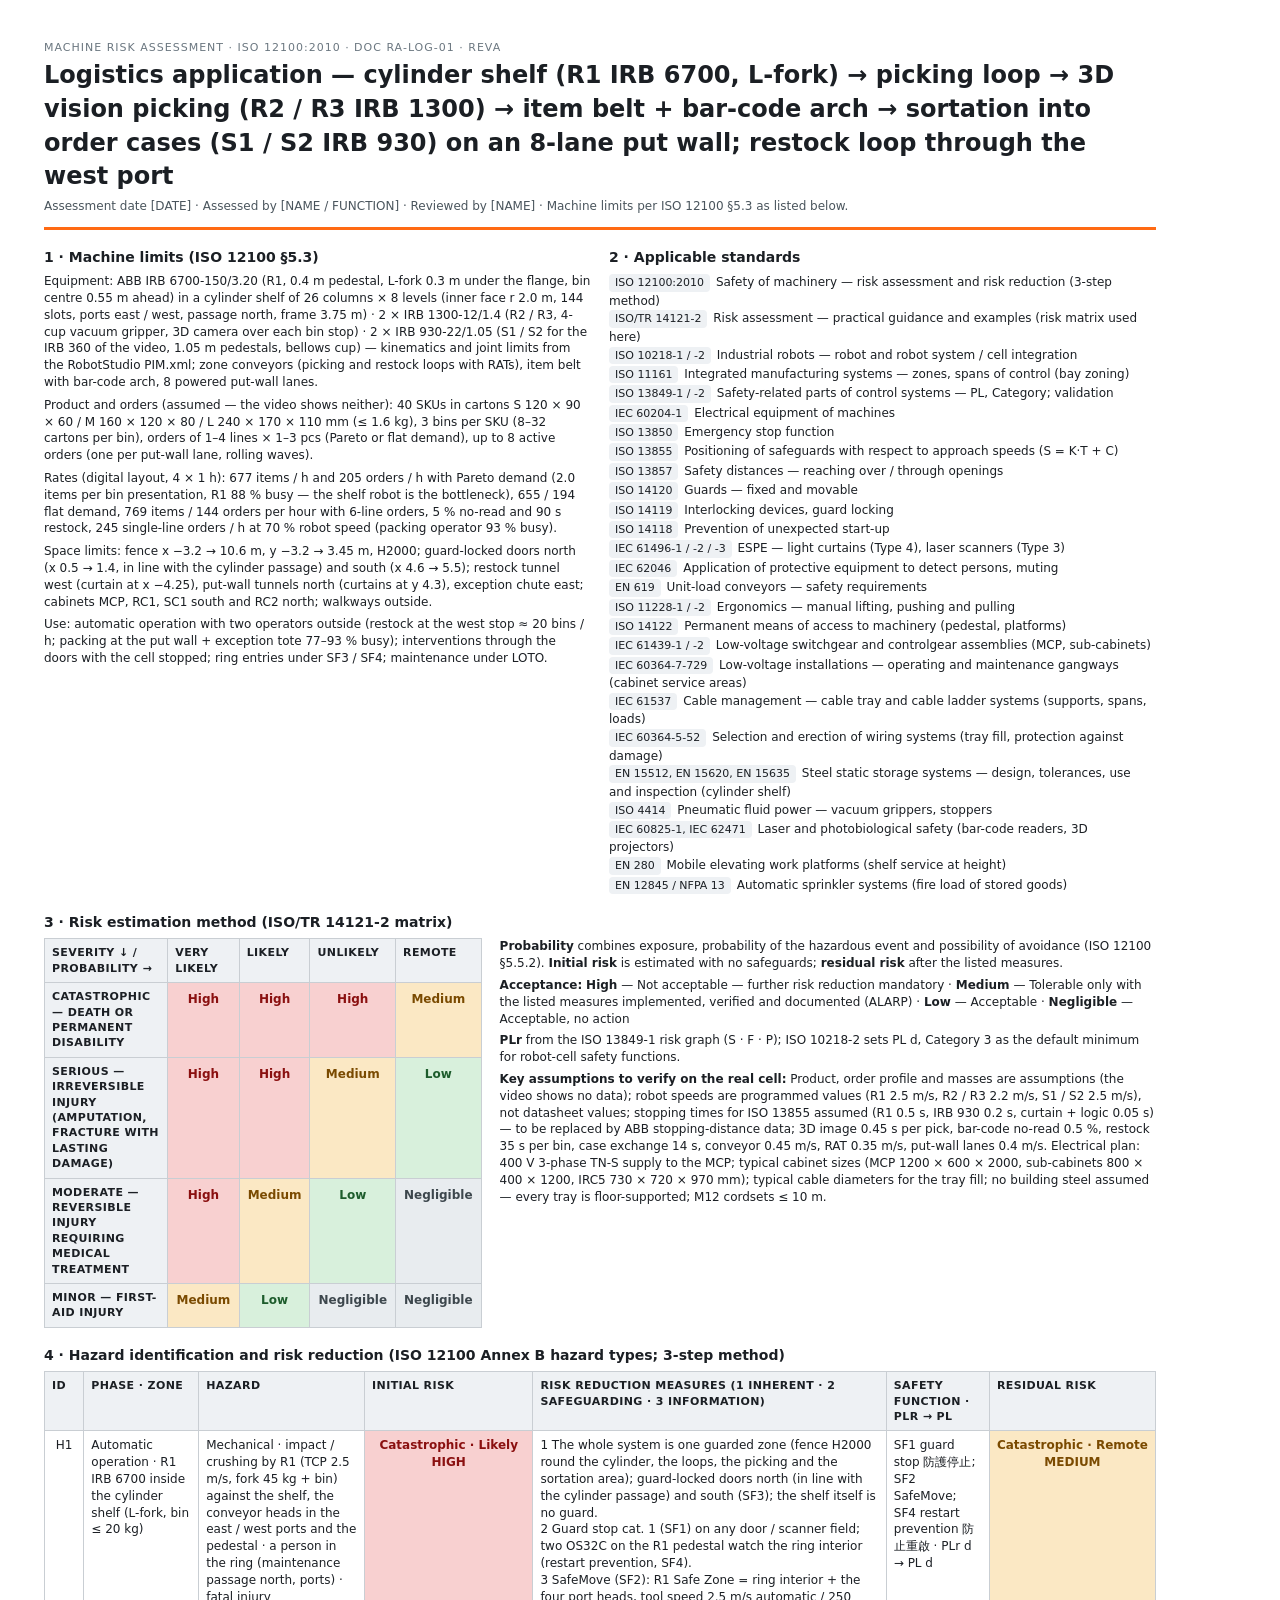
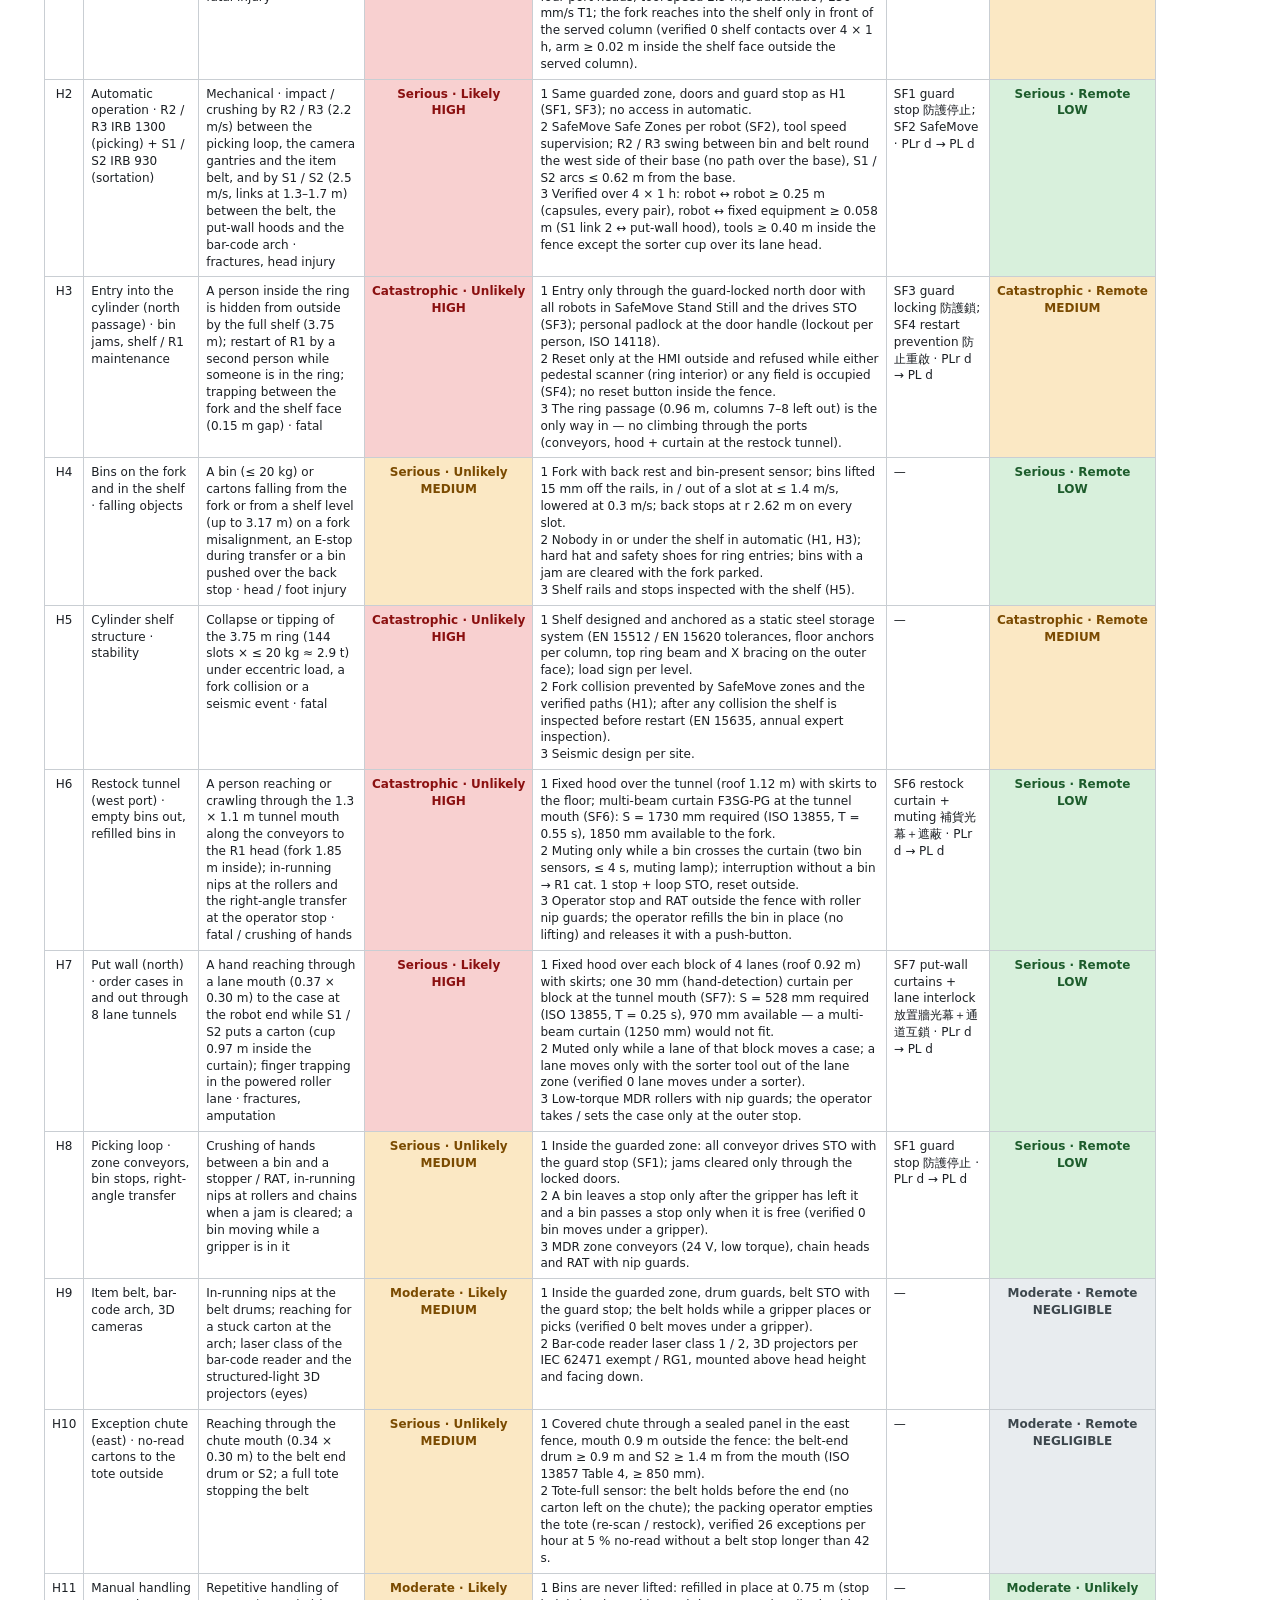
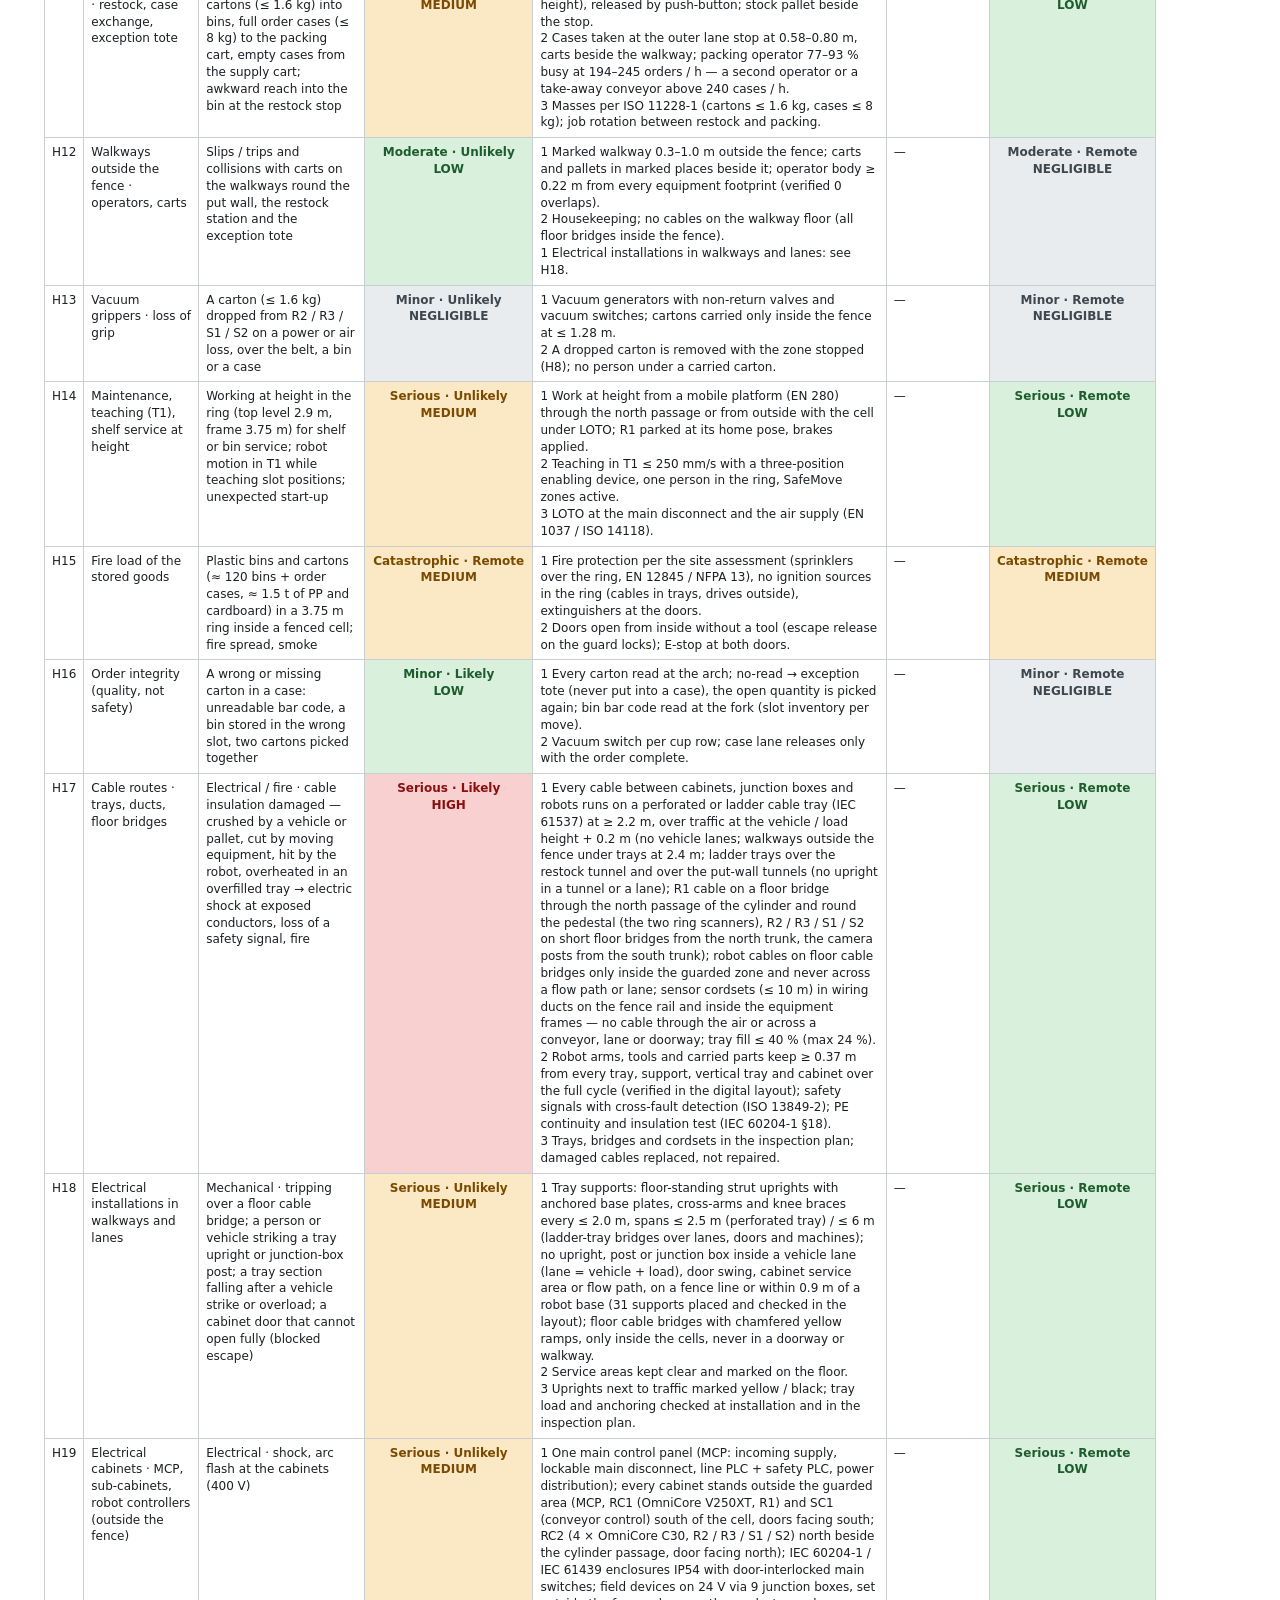
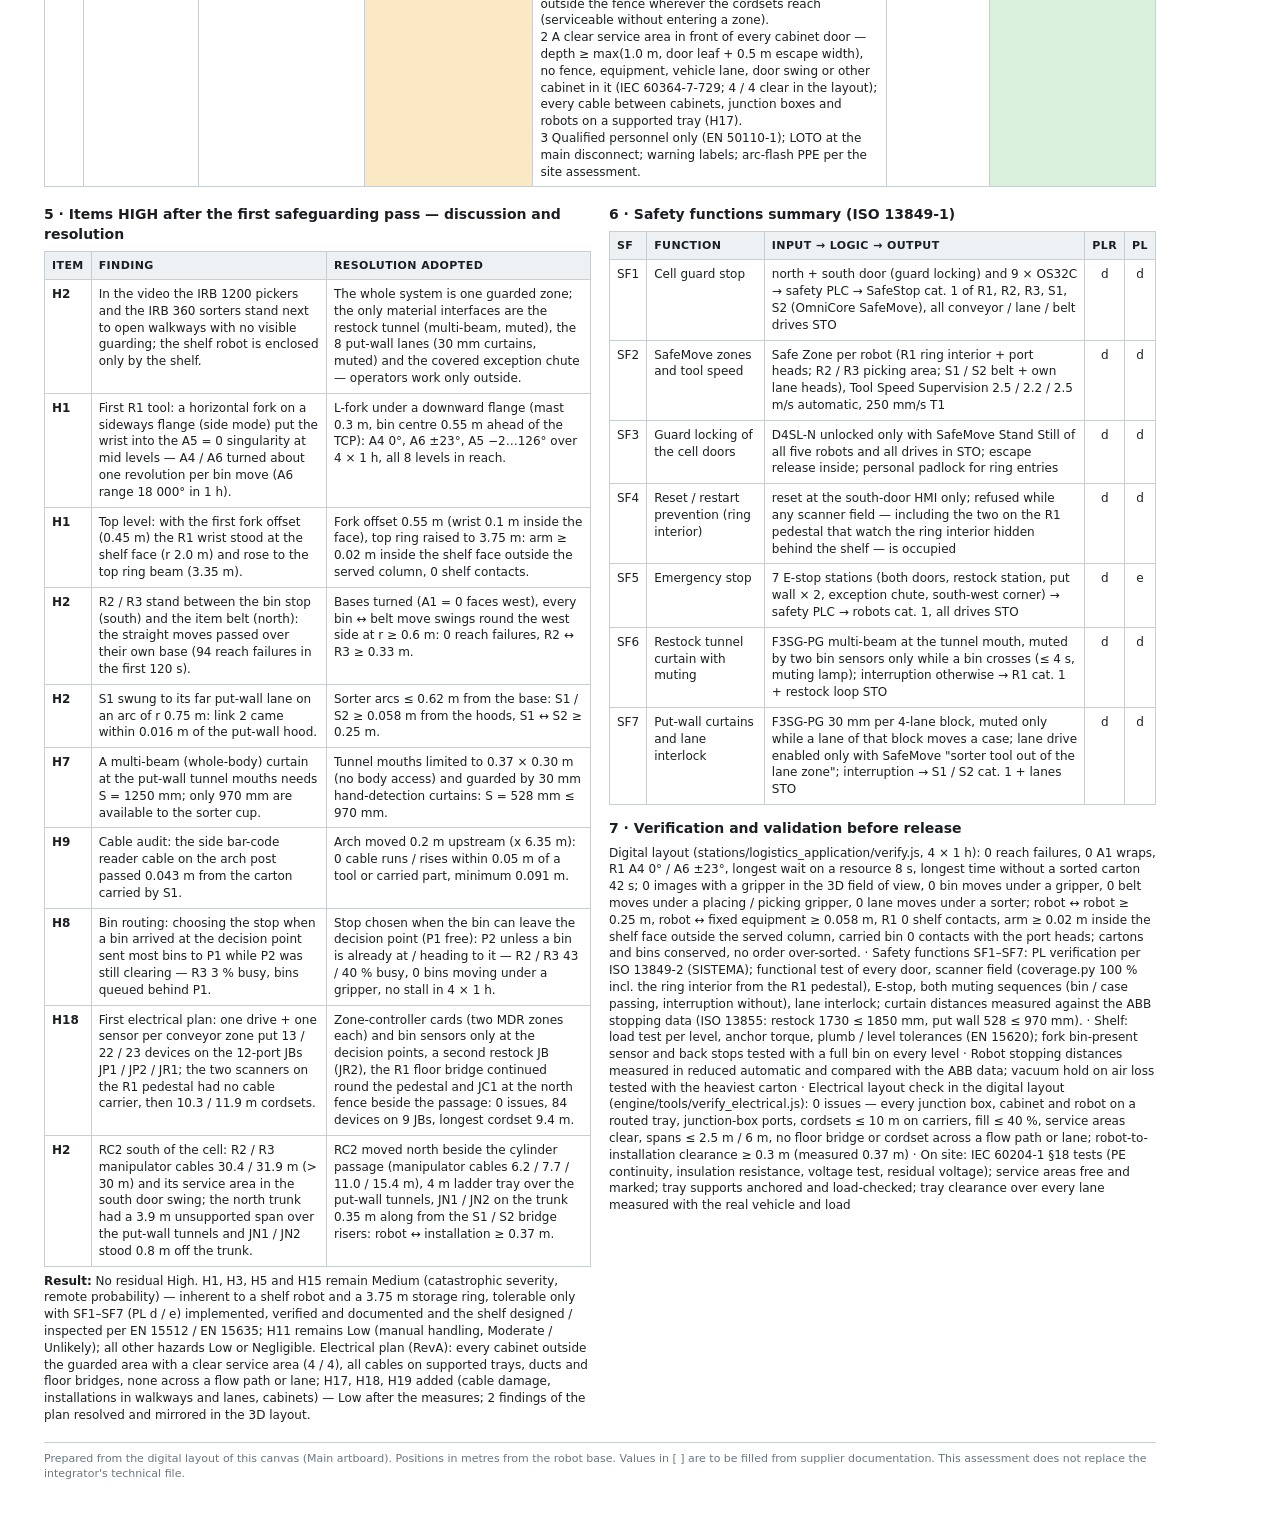
<file: projects/logistics/docs/risk-assessment-en.html>
<!doctype html>
<html lang="en">
<head>
  <meta charset="utf-8">
</head>
<body>
<x-dc>
<helmet>
  <style>
    body { margin: 0; background: #ffffff; color: #1b1f24; font-family: "Segoe UI", system-ui, sans-serif; font-size: 12px; line-height: 1.4; }
    a { color: #b45309; } a:hover { color: #92400e; }
    table { border-collapse: collapse; width: 100%; }
    th, td { border: 1px solid #c9ced3; padding: 6px 7px; vertical-align: top; text-align: left; }
    th { background: #eef1f4; font-size: 11px; text-transform: uppercase; letter-spacing: .4px; }
    td.c { text-align: center; white-space: nowrap; }
    td.pre { white-space: pre-line; }
    .H { background: #f8d0d0; color: #8a1010; font-weight: 700; } .M { background: #fbe8c4; color: #7a4a00; font-weight: 700; }
    .L { background: #d8f0dc; color: #1d5c2c; font-weight: 700; } .N { background: #e8ecef; color: #3d474d; font-weight: 700; }
    .mx td { text-align: center; padding: 8px; }
    .tag { display: inline-block; padding: 1px 6px; border-radius: 4px; background: #eef1f4; font-size: 11px; margin: 1px 2px 1px 0; }
  </style>
</helmet>
<div style="width: 1200px; box-sizing: border-box; padding: 40px 44px; background: #ffffff; display: flex; flex-direction: column; gap: 18px;">
  <div style="display: flex; flex-direction: column; gap: 4px; border-bottom: 3px solid #ff6a13; padding-bottom: 12px;">
    <div style="font-size: 11px; text-transform: uppercase; letter-spacing: 1px; color: #6b7780;">Machine risk assessment · ISO 12100:2010 · Doc RA-LOG-01 · RevA</div>
    <h1 style="margin: 0; font-size: 24px;">Logistics application — cylinder shelf (R1 IRB 6700, L-fork) → picking loop → 3D vision picking (R2 / R3 IRB 1300) → item belt + bar-code arch → sortation into order cases (S1 / S2 IRB 930) on an 8-lane put wall; restock loop through the west port</h1>
    <div style="color: #4a555d;">Assessment date [DATE] · Assessed by [NAME / FUNCTION] · Reviewed by [NAME] · Machine limits per ISO 12100 §5.3 as listed below.</div>
  </div>
  <div style="display: grid; grid-template-columns: repeat(2, minmax(0, 1fr)); gap: 18px;">
    <div style="display: flex; flex-direction: column; gap: 6px;">
      <h2 style="margin: 0; font-size: 14px;">1 · Machine limits (ISO 12100 §5.3)</h2>
      <div>Equipment: ABB IRB 6700-150/3.20 (R1, 0.4 m pedestal, L-fork 0.3 m under the flange, bin centre 0.55 m ahead) in a cylinder shelf of 26 columns × 8 levels (inner face r 2.0 m, 144 slots, ports east / west, passage north, frame 3.75 m) · 2 × IRB 1300-12/1.4 (R2 / R3, 4-cup vacuum gripper, 3D camera over each bin stop) · 2 × IRB 930-22/1.05 (S1 / S2 for the IRB 360 of the video, 1.05 m pedestals, bellows cup) — kinematics and joint limits from the RobotStudio PIM.xml; zone conveyors (picking and restock loops with RATs), item belt with bar-code arch, 8 powered put-wall lanes.</div>
      <div>Product and orders (assumed — the video shows neither): 40 SKUs in cartons S 120 × 90 × 60 / M 160 × 120 × 80 / L 240 × 170 × 110 mm (≤ 1.6 kg), 3 bins per SKU (8–32 cartons per bin), orders of 1–4 lines × 1–3 pcs (Pareto or flat demand), up to 8 active orders (one per put-wall lane, rolling waves).</div>
      <div>Rates (digital layout, 4 × 1 h): 677 items / h and 205 orders / h with Pareto demand (2.0 items per bin presentation, R1 88 % busy — the shelf robot is the bottleneck), 655 / 194 flat demand, 769 items / 144 orders per hour with 6-line orders, 5 % no-read and 90 s restock, 245 single-line orders / h at 70 % robot speed (packing operator 93 % busy).</div>
      <div>Space limits: fence x −3.2 → 10.6 m, y −3.2 → 3.45 m, H2000; guard-locked doors north (x 0.5 → 1.4, in line with the cylinder passage) and south (x 4.6 → 5.5); restock tunnel west (curtain at x −4.25), put-wall tunnels north (curtains at y 4.3), exception chute east; cabinets MCP, RC1, SC1 south and RC2 north; walkways outside.</div>
      <div>Use: automatic operation with two operators outside (restock at the west stop ≈ 20 bins / h; packing at the put wall + exception tote 77–93 % busy); interventions through the doors with the cell stopped; ring entries under SF3 / SF4; maintenance under LOTO.</div>
    </div>
    <div style="display: flex; flex-direction: column; gap: 6px;">
      <h2 style="margin: 0; font-size: 14px;">2 · Applicable standards</h2>
      <div>
        <span class="tag">ISO 12100:2010</span> Safety of machinery — risk assessment and risk reduction (3-step method)<br>
        <span class="tag">ISO/TR 14121-2</span> Risk assessment — practical guidance and examples (risk matrix used here)<br>
        <span class="tag">ISO 10218-1 / -2</span> Industrial robots — robot and robot system / cell integration<br>
        <span class="tag">ISO 11161</span> Integrated manufacturing systems — zones, spans of control (bay zoning)<br>
        <span class="tag">ISO 13849-1 / -2</span> Safety-related parts of control systems — PL, Category; validation<br>
        <span class="tag">IEC 60204-1</span> Electrical equipment of machines<br>
        <span class="tag">ISO 13850</span> Emergency stop function<br>
        <span class="tag">ISO 13855</span> Positioning of safeguards with respect to approach speeds (S = K·T + C)<br>
        <span class="tag">ISO 13857</span> Safety distances — reaching over / through openings<br>
        <span class="tag">ISO 14120</span> Guards — fixed and movable<br>
        <span class="tag">ISO 14119</span> Interlocking devices, guard locking<br>
        <span class="tag">ISO 14118</span> Prevention of unexpected start-up<br>
        <span class="tag">IEC 61496-1 / -2 / -3</span> ESPE — light curtains (Type 4), laser scanners (Type 3)<br>
        <span class="tag">IEC 62046</span> Application of protective equipment to detect persons, muting<br>
        <span class="tag">EN 619</span> Unit-load conveyors — safety requirements<br>
        <span class="tag">ISO 11228-1 / -2</span> Ergonomics — manual lifting, pushing and pulling<br>
        <span class="tag">ISO 14122</span> Permanent means of access to machinery (pedestal, platforms)<br>
        <span class="tag">IEC 61439-1 / -2</span> Low-voltage switchgear and controlgear assemblies (MCP, sub-cabinets)<br>
        <span class="tag">IEC 60364-7-729</span> Low-voltage installations — operating and maintenance gangways (cabinet service areas)<br>
        <span class="tag">IEC 61537</span> Cable management — cable tray and cable ladder systems (supports, spans, loads)<br>
        <span class="tag">IEC 60364-5-52</span> Selection and erection of wiring systems (tray fill, protection against damage)<br>
        <span class="tag">EN 15512, EN 15620, EN 15635</span> Steel static storage systems — design, tolerances, use and inspection (cylinder shelf)<br>
        <span class="tag">ISO 4414</span> Pneumatic fluid power — vacuum grippers, stoppers<br>
        <span class="tag">IEC 60825-1, IEC 62471</span> Laser and photobiological safety (bar-code readers, 3D projectors)<br>
        <span class="tag">EN 280</span> Mobile elevating work platforms (shelf service at height)<br>
        <span class="tag">EN 12845 / NFPA 13</span> Automatic sprinkler systems (fire load of stored goods)<br>
      </div>
    </div>
  </div>
  <div style="display: flex; flex-direction: column; gap: 6px;">
    <h2 style="margin: 0; font-size: 14px;">3 · Risk estimation method (ISO/TR 14121-2 matrix)</h2>
    <div style="display: grid; grid-template-columns: 2fr 3fr; gap: 18px;">
      <table class="mx">
        <tr><th>Severity ↓ / Probability →</th><th>Very likely</th><th>Likely</th><th>Unlikely</th><th>Remote</th></tr>
        <tr><th>Catastrophic — Death or permanent disability</th><td class="H">High</td><td class="H">High</td><td class="H">High</td><td class="M">Medium</td></tr>
        <tr><th>Serious — Irreversible injury (amputation, fracture with lasting damage)</th><td class="H">High</td><td class="H">High</td><td class="M">Medium</td><td class="L">Low</td></tr>
        <tr><th>Moderate — Reversible injury requiring medical treatment</th><td class="H">High</td><td class="M">Medium</td><td class="L">Low</td><td class="N">Negligible</td></tr>
        <tr><th>Minor — First-aid injury</th><td class="M">Medium</td><td class="L">Low</td><td class="N">Negligible</td><td class="N">Negligible</td></tr>
      </table>
      <div style="display: flex; flex-direction: column; gap: 5px;">
        <div><b>Probability</b> combines exposure, probability of the hazardous event and possibility of avoidance (ISO 12100 §5.5.2). <b>Initial risk</b> is estimated with no safeguards; <b>residual risk</b> after the listed measures.</div>
        <div><b>Acceptance:</b> <b>High</b> — Not acceptable — further risk reduction mandatory · <b>Medium</b> — Tolerable only with the listed measures implemented, verified and documented (ALARP) · <b>Low</b> — Acceptable · <b>Negligible</b> — Acceptable, no action</div>
        <div><b>PLr</b> from the ISO 13849-1 risk graph (S · F · P); ISO 10218-2 sets PL d, Category 3 as the default minimum for robot-cell safety functions.</div>
        <div><b>Key assumptions to verify on the real cell:</b> Product, order profile and masses are assumptions (the video shows no data); robot speeds are programmed values (R1 2.5 m/s, R2 / R3 2.2 m/s, S1 / S2 2.5 m/s), not datasheet values; stopping times for ISO 13855 assumed (R1 0.5 s, IRB 930 0.2 s, curtain + logic 0.05 s) — to be replaced by ABB stopping-distance data; 3D image 0.45 s per pick, bar-code no-read 0.5 %, restock 35 s per bin, case exchange 14 s, conveyor 0.45 m/s, RAT 0.35 m/s, put-wall lanes 0.4 m/s. Electrical plan: 400 V 3-phase TN-S supply to the MCP; typical cabinet sizes (MCP 1200 × 600 × 2000, sub-cabinets 800 × 400 × 1200, IRC5 730 × 720 × 970 mm); typical cable diameters for the tray fill; no building steel assumed — every tray is floor-supported; M12 cordsets ≤ 10 m.</div>
      </div>
    </div>
  </div>
  <div style="display: flex; flex-direction: column; gap: 6px;">
    <h2 style="margin: 0; font-size: 14px;">4 · Hazard identification and risk reduction (ISO 12100 Annex B hazard types; 3-step method)</h2>
    <table>
      <tr><th>ID</th><th>Phase · zone</th><th>Hazard</th><th>Initial risk</th><th>Risk reduction measures (1 inherent · 2 safeguarding · 3 information)</th><th>Safety function · PLr → PL</th><th>Residual risk</th></tr>
      <tr><td class="c">H1</td><td>Automatic operation · R1 IRB 6700 inside the cylinder shelf (L-fork, bin ≤ 20 kg)</td><td>Mechanical · impact / crushing by R1 (TCP 2.5 m/s, fork 45 kg + bin) against the shelf, the conveyor heads in the east / west ports and the pedestal · a person in the ring (maintenance passage north, ports) · fatal injury</td><td class="c H">Catastrophic · Likely<br>HIGH</td><td class="pre">1 The whole system is one guarded zone (fence H2000 round the cylinder, the loops, the picking and the sortation area); guard-locked doors north (in line with the cylinder passage) and south (SF3); the shelf itself is no guard.
2 Guard stop cat. 1 (SF1) on any door / scanner field; two OS32C on the R1 pedestal watch the ring interior (restart prevention, SF4).
3 SafeMove (SF2): R1 Safe Zone = ring interior + the four port heads, tool speed 2.5 m/s automatic / 250 mm/s T1; the fork reaches into the shelf only in front of the served column (verified 0 shelf contacts over 4 × 1 h, arm ≥ 0.02 m inside the shelf face outside the served column).</td><td>SF1 guard stop 防護停止; SF2 SafeMove; SF4 restart prevention 防止重啟 · PLr d → PL d</td><td class="c M">Catastrophic · Remote<br>MEDIUM</td></tr>
      <tr><td class="c">H2</td><td>Automatic operation · R2 / R3 IRB 1300 (picking) + S1 / S2 IRB 930 (sortation)</td><td>Mechanical · impact / crushing by R2 / R3 (2.2 m/s) between the picking loop, the camera gantries and the item belt, and by S1 / S2 (2.5 m/s, links at 1.3–1.7 m) between the belt, the put-wall hoods and the bar-code arch · fractures, head injury</td><td class="c H">Serious · Likely<br>HIGH</td><td class="pre">1 Same guarded zone, doors and guard stop as H1 (SF1, SF3); no access in automatic.
2 SafeMove Safe Zones per robot (SF2), tool speed supervision; R2 / R3 swing between bin and belt round the west side of their base (no path over the base), S1 / S2 arcs ≤ 0.62 m from the base.
3 Verified over 4 × 1 h: robot ↔ robot ≥ 0.25 m (capsules, every pair), robot ↔ fixed equipment ≥ 0.058 m (S1 link 2 ↔ put-wall hood), tools ≥ 0.40 m inside the fence except the sorter cup over its lane head.</td><td>SF1 guard stop 防護停止; SF2 SafeMove · PLr d → PL d</td><td class="c L">Serious · Remote<br>LOW</td></tr>
      <tr><td class="c">H3</td><td>Entry into the cylinder (north passage) · bin jams, shelf / R1 maintenance</td><td>A person inside the ring is hidden from outside by the full shelf (3.75 m); restart of R1 by a second person while someone is in the ring; trapping between the fork and the shelf face (0.15 m gap) · fatal</td><td class="c H">Catastrophic · Unlikely<br>HIGH</td><td class="pre">1 Entry only through the guard-locked north door with all robots in SafeMove Stand Still and the drives STO (SF3); personal padlock at the door handle (lockout per person, ISO 14118).
2 Reset only at the HMI outside and refused while either pedestal scanner (ring interior) or any field is occupied (SF4); no reset button inside the fence.
3 The ring passage (0.96 m, columns 7–8 left out) is the only way in — no climbing through the ports (conveyors, hood + curtain at the restock tunnel).</td><td>SF3 guard locking 防護鎖; SF4 restart prevention 防止重啟 · PLr d → PL d</td><td class="c M">Catastrophic · Remote<br>MEDIUM</td></tr>
      <tr><td class="c">H4</td><td>Bins on the fork and in the shelf · falling objects</td><td>A bin (≤ 20 kg) or cartons falling from the fork or from a shelf level (up to 3.17 m) on a fork misalignment, an E-stop during transfer or a bin pushed over the back stop · head / foot injury</td><td class="c M">Serious · Unlikely<br>MEDIUM</td><td class="pre">1 Fork with back rest and bin-present sensor; bins lifted 15 mm off the rails, in / out of a slot at ≤ 1.4 m/s, lowered at 0.3 m/s; back stops at r 2.62 m on every slot.
2 Nobody in or under the shelf in automatic (H1, H3); hard hat and safety shoes for ring entries; bins with a jam are cleared with the fork parked.
3 Shelf rails and stops inspected with the shelf (H5).</td><td>—</td><td class="c L">Serious · Remote<br>LOW</td></tr>
      <tr><td class="c">H5</td><td>Cylinder shelf structure · stability</td><td>Collapse or tipping of the 3.75 m ring (144 slots × ≤ 20 kg ≈ 2.9 t) under eccentric load, a fork collision or a seismic event · fatal</td><td class="c H">Catastrophic · Unlikely<br>HIGH</td><td class="pre">1 Shelf designed and anchored as a static steel storage system (EN 15512 / EN 15620 tolerances, floor anchors per column, top ring beam and X bracing on the outer face); load sign per level.
2 Fork collision prevented by SafeMove zones and the verified paths (H1); after any collision the shelf is inspected before restart (EN 15635, annual expert inspection).
3 Seismic design per site.</td><td>—</td><td class="c M">Catastrophic · Remote<br>MEDIUM</td></tr>
      <tr><td class="c">H6</td><td>Restock tunnel (west port) · empty bins out, refilled bins in</td><td>A person reaching or crawling through the 1.3 × 1.1 m tunnel mouth along the conveyors to the R1 head (fork 1.85 m inside); in-running nips at the rollers and the right-angle transfer at the operator stop · fatal / crushing of hands</td><td class="c H">Catastrophic · Unlikely<br>HIGH</td><td class="pre">1 Fixed hood over the tunnel (roof 1.12 m) with skirts to the floor; multi-beam curtain F3SG-PG at the tunnel mouth (SF6): S = 1730 mm required (ISO 13855, T = 0.55 s), 1850 mm available to the fork.
2 Muting only while a bin crosses the curtain (two bin sensors, ≤ 4 s, muting lamp); interruption without a bin → R1 cat. 1 stop + loop STO, reset outside.
3 Operator stop and RAT outside the fence with roller nip guards; the operator refills the bin in place (no lifting) and releases it with a push-button.</td><td>SF6 restock curtain + muting 補貨光幕＋遮蔽 · PLr d → PL d</td><td class="c L">Serious · Remote<br>LOW</td></tr>
      <tr><td class="c">H7</td><td>Put wall (north) · order cases in and out through 8 lane tunnels</td><td>A hand reaching through a lane mouth (0.37 × 0.30 m) to the case at the robot end while S1 / S2 puts a carton (cup 0.97 m inside the curtain); finger trapping in the powered roller lane · fractures, amputation</td><td class="c H">Serious · Likely<br>HIGH</td><td class="pre">1 Fixed hood over each block of 4 lanes (roof 0.92 m) with skirts; one 30 mm (hand-detection) curtain per block at the tunnel mouth (SF7): S = 528 mm required (ISO 13855, T = 0.25 s), 970 mm available — a multi-beam curtain (1250 mm) would not fit.
2 Muted only while a lane of that block moves a case; a lane moves only with the sorter tool out of the lane zone (verified 0 lane moves under a sorter).
3 Low-torque MDR rollers with nip guards; the operator takes / sets the case only at the outer stop.</td><td>SF7 put-wall curtains + lane interlock 放置牆光幕＋通道互鎖 · PLr d → PL d</td><td class="c L">Serious · Remote<br>LOW</td></tr>
      <tr><td class="c">H8</td><td>Picking loop · zone conveyors, bin stops, right-angle transfer</td><td>Crushing of hands between a bin and a stopper / RAT, in-running nips at rollers and chains when a jam is cleared; a bin moving while a gripper is in it</td><td class="c M">Serious · Unlikely<br>MEDIUM</td><td class="pre">1 Inside the guarded zone: all conveyor drives STO with the guard stop (SF1); jams cleared only through the locked doors.
2 A bin leaves a stop only after the gripper has left it and a bin passes a stop only when it is free (verified 0 bin moves under a gripper).
3 MDR zone conveyors (24 V, low torque), chain heads and RAT with nip guards.</td><td>SF1 guard stop 防護停止 · PLr d → PL d</td><td class="c L">Serious · Remote<br>LOW</td></tr>
      <tr><td class="c">H9</td><td>Item belt, bar-code arch, 3D cameras</td><td>In-running nips at the belt drums; reaching for a stuck carton at the arch; laser class of the bar-code reader and the structured-light 3D projectors (eyes)</td><td class="c M">Moderate · Likely<br>MEDIUM</td><td class="pre">1 Inside the guarded zone, drum guards, belt STO with the guard stop; the belt holds while a gripper places or picks (verified 0 belt moves under a gripper).
2 Bar-code reader laser class 1 / 2, 3D projectors per IEC 62471 exempt / RG1, mounted above head height and facing down.</td><td>—</td><td class="c N">Moderate · Remote<br>NEGLIGIBLE</td></tr>
      <tr><td class="c">H10</td><td>Exception chute (east) · no-read cartons to the tote outside</td><td>Reaching through the chute mouth (0.34 × 0.30 m) to the belt end drum or S2; a full tote stopping the belt</td><td class="c M">Serious · Unlikely<br>MEDIUM</td><td class="pre">1 Covered chute through a sealed panel in the east fence, mouth 0.9 m outside the fence: the belt-end drum ≥ 0.9 m and S2 ≥ 1.4 m from the mouth (ISO 13857 Table 4, ≥ 850 mm).
2 Tote-full sensor: the belt holds before the end (no carton left on the chute); the packing operator empties the tote (re-scan / restock), verified 26 exceptions per hour at 5 % no-read without a belt stop longer than 42 s.</td><td>—</td><td class="c N">Moderate · Remote<br>NEGLIGIBLE</td></tr>
      <tr><td class="c">H11</td><td>Manual handling · restock, case exchange, exception tote</td><td>Repetitive handling of cartons (≤ 1.6 kg) into bins, full order cases (≤ 8 kg) to the packing cart, empty cases from the supply cart; awkward reach into the bin at the restock stop</td><td class="c M">Moderate · Likely<br>MEDIUM</td><td class="pre">1 Bins are never lifted: refilled in place at 0.75 m (stop height), released by push-button; stock pallet beside the stop.
2 Cases taken at the outer lane stop at 0.58–0.80 m, carts beside the walkway; packing operator 77–93 % busy at 194–245 orders / h — a second operator or a take-away conveyor above 240 cases / h.
3 Masses per ISO 11228-1 (cartons ≤ 1.6 kg, cases ≤ 8 kg); job rotation between restock and packing.</td><td>—</td><td class="c L">Moderate · Unlikely<br>LOW</td></tr>
      <tr><td class="c">H12</td><td>Walkways outside the fence · operators, carts</td><td>Slips / trips and collisions with carts on the walkways round the put wall, the restock station and the exception tote</td><td class="c L">Moderate · Unlikely<br>LOW</td><td class="pre">1 Marked walkway 0.3–1.0 m outside the fence; carts and pallets in marked places beside it; operator body ≥ 0.22 m from every equipment footprint (verified 0 overlaps).
2 Housekeeping; no cables on the walkway floor (all floor bridges inside the fence).
1 Electrical installations in walkways and lanes: see H18.</td><td>—</td><td class="c N">Moderate · Remote<br>NEGLIGIBLE</td></tr>
      <tr><td class="c">H13</td><td>Vacuum grippers · loss of grip</td><td>A carton (≤ 1.6 kg) dropped from R2 / R3 / S1 / S2 on a power or air loss, over the belt, a bin or a case</td><td class="c N">Minor · Unlikely<br>NEGLIGIBLE</td><td class="pre">1 Vacuum generators with non-return valves and vacuum switches; cartons carried only inside the fence at ≤ 1.28 m.
2 A dropped carton is removed with the zone stopped (H8); no person under a carried carton.</td><td>—</td><td class="c N">Minor · Remote<br>NEGLIGIBLE</td></tr>
      <tr><td class="c">H14</td><td>Maintenance, teaching (T1), shelf service at height</td><td>Working at height in the ring (top level 2.9 m, frame 3.75 m) for shelf or bin service; robot motion in T1 while teaching slot positions; unexpected start-up</td><td class="c M">Serious · Unlikely<br>MEDIUM</td><td class="pre">1 Work at height from a mobile platform (EN 280) through the north passage or from outside with the cell under LOTO; R1 parked at its home pose, brakes applied.
2 Teaching in T1 ≤ 250 mm/s with a three-position enabling device, one person in the ring, SafeMove zones active.
3 LOTO at the main disconnect and the air supply (EN 1037 / ISO 14118).</td><td>—</td><td class="c L">Serious · Remote<br>LOW</td></tr>
      <tr><td class="c">H15</td><td>Fire load of the stored goods</td><td>Plastic bins and cartons (≈ 120 bins + order cases, ≈ 1.5 t of PP and cardboard) in a 3.75 m ring inside a fenced cell; fire spread, smoke</td><td class="c M">Catastrophic · Remote<br>MEDIUM</td><td class="pre">1 Fire protection per the site assessment (sprinklers over the ring, EN 12845 / NFPA 13), no ignition sources in the ring (cables in trays, drives outside), extinguishers at the doors.
2 Doors open from inside without a tool (escape release on the guard locks); E-stop at both doors.</td><td>—</td><td class="c M">Catastrophic · Remote<br>MEDIUM</td></tr>
      <tr><td class="c">H16</td><td>Order integrity (quality, not safety)</td><td>A wrong or missing carton in a case: unreadable bar code, a bin stored in the wrong slot, two cartons picked together</td><td class="c L">Minor · Likely<br>LOW</td><td class="pre">1 Every carton read at the arch; no-read → exception tote (never put into a case), the open quantity is picked again; bin bar code read at the fork (slot inventory per move).
2 Vacuum switch per cup row; case lane releases only with the order complete.</td><td>—</td><td class="c N">Minor · Remote<br>NEGLIGIBLE</td></tr>
      <tr><td class="c">H17</td><td>Cable routes · trays, ducts, floor bridges</td><td>Electrical / fire · cable insulation damaged — crushed by a vehicle or pallet, cut by moving equipment, hit by the robot, overheated in an overfilled tray → electric shock at exposed conductors, loss of a safety signal, fire</td><td class="c H">Serious · Likely<br>HIGH</td><td class="pre">1 Every cable between cabinets, junction boxes and robots runs on a perforated or ladder cable tray (IEC 61537) at ≥ 2.2 m, over traffic at the vehicle / load height + 0.2 m (no vehicle lanes; walkways outside the fence under trays at 2.4 m; ladder trays over the restock tunnel and over the put-wall tunnels (no upright in a tunnel or a lane); R1 cable on a floor bridge through the north passage of the cylinder and round the pedestal (the two ring scanners), R2 / R3 / S1 / S2 on short floor bridges from the north trunk, the camera posts from the south trunk); robot cables on floor cable bridges only inside the guarded zone and never across a flow path or lane; sensor cordsets (≤ 10 m) in wiring ducts on the fence rail and inside the equipment frames — no cable through the air or across a conveyor, lane or doorway; tray fill ≤ 40 % (max 24 %).
2 Robot arms, tools and carried parts keep ≥ 0.37 m from every tray, support, vertical tray and cabinet over the full cycle (verified in the digital layout); safety signals with cross-fault detection (ISO 13849-2); PE continuity and insulation test (IEC 60204-1 §18).
3 Trays, bridges and cordsets in the inspection plan; damaged cables replaced, not repaired.</td><td>—</td><td class="c L">Serious · Remote<br>LOW</td></tr>
      <tr><td class="c">H18</td><td>Electrical installations in walkways and lanes</td><td>Mechanical · tripping over a floor cable bridge; a person or vehicle striking a tray upright or junction-box post; a tray section falling after a vehicle strike or overload; a cabinet door that cannot open fully (blocked escape)</td><td class="c M">Serious · Unlikely<br>MEDIUM</td><td class="pre">1 Tray supports: floor-standing strut uprights with anchored base plates, cross-arms and knee braces every ≤ 2.0 m, spans ≤ 2.5 m (perforated tray) / ≤ 6 m (ladder-tray bridges over lanes, doors and machines); no upright, post or junction box inside a vehicle lane (lane = vehicle + load), door swing, cabinet service area or flow path, on a fence line or within 0.9 m of a robot base (31 supports placed and checked in the layout); floor cable bridges with chamfered yellow ramps, only inside the cells, never in a doorway or walkway.
2 Service areas kept clear and marked on the floor.
3 Uprights next to traffic marked yellow / black; tray load and anchoring checked at installation and in the inspection plan.</td><td>—</td><td class="c L">Serious · Remote<br>LOW</td></tr>
      <tr><td class="c">H19</td><td>Electrical cabinets · MCP, sub-cabinets, robot controllers (outside the fence)</td><td>Electrical · shock, arc flash at the cabinets (400 V)</td><td class="c M">Serious · Unlikely<br>MEDIUM</td><td class="pre">1 One main control panel (MCP: incoming supply, lockable main disconnect, line PLC + safety PLC, power distribution); every cabinet stands outside the guarded area (MCP, RC1 (OmniCore V250XT, R1) and SC1 (conveyor control) south of the cell, doors facing south; RC2 (4 × OmniCore C30, R2 / R3 / S1 / S2) north beside the cylinder passage, door facing north); IEC 60204-1 / IEC 61439 enclosures IP54 with door-interlocked main switches; field devices on 24 V via 9 junction boxes, set outside the fence wherever the cordsets reach (serviceable without entering a zone).
2 A clear service area in front of every cabinet door — depth ≥ max(1.0 m, door leaf + 0.5 m escape width), no fence, equipment, vehicle lane, door swing or other cabinet in it (IEC 60364-7-729; 4 / 4 clear in the layout); every cable between cabinets, junction boxes and robots on a supported tray (H17).
3 Qualified personnel only (EN 50110-1); LOTO at the main disconnect; warning labels; arc-flash PPE per the site assessment.</td><td>—</td><td class="c L">Serious · Remote<br>LOW</td></tr>
    </table>
  </div>
  <div style="display: grid; grid-template-columns: repeat(2, minmax(0, 1fr)); gap: 18px;">
    <div style="display: flex; flex-direction: column; gap: 6px;">
      <h2 style="margin: 0; font-size: 14px;">5 · Items HIGH after the first safeguarding pass — discussion and resolution</h2>
      <table>
        <tr><th>Item</th><th>Finding</th><th>Resolution adopted</th></tr>
        <tr><td><b>H2</b></td><td>In the video the IRB 1200 pickers and the IRB 360 sorters stand next to open walkways with no visible guarding; the shelf robot is enclosed only by the shelf.</td><td>The whole system is one guarded zone; the only material interfaces are the restock tunnel (multi-beam, muted), the 8 put-wall lanes (30 mm curtains, muted) and the covered exception chute — operators work only outside.</td></tr>
        <tr><td><b>H1</b></td><td>First R1 tool: a horizontal fork on a sideways flange (side mode) put the wrist into the A5 = 0 singularity at mid levels — A4 / A6 turned about one revolution per bin move (A6 range 18 000° in 1 h).</td><td>L-fork under a downward flange (mast 0.3 m, bin centre 0.55 m ahead of the TCP): A4 0°, A6 ±23°, A5 −2…126° over 4 × 1 h, all 8 levels in reach.</td></tr>
        <tr><td><b>H1</b></td><td>Top level: with the first fork offset (0.45 m) the R1 wrist stood at the shelf face (r 2.0 m) and rose to the top ring beam (3.35 m).</td><td>Fork offset 0.55 m (wrist 0.1 m inside the face), top ring raised to 3.75 m: arm ≥ 0.02 m inside the shelf face outside the served column, 0 shelf contacts.</td></tr>
        <tr><td><b>H2</b></td><td>R2 / R3 stand between the bin stop (south) and the item belt (north): the straight moves passed over their own base (94 reach failures in the first 120 s).</td><td>Bases turned (A1 = 0 faces west), every bin ↔ belt move swings round the west side at r ≥ 0.6 m: 0 reach failures, R2 ↔ R3 ≥ 0.33 m.</td></tr>
        <tr><td><b>H2</b></td><td>S1 swung to its far put-wall lane on an arc of r 0.75 m: link 2 came within 0.016 m of the put-wall hood.</td><td>Sorter arcs ≤ 0.62 m from the base: S1 / S2 ≥ 0.058 m from the hoods, S1 ↔ S2 ≥ 0.25 m.</td></tr>
        <tr><td><b>H7</b></td><td>A multi-beam (whole-body) curtain at the put-wall tunnel mouths needs S = 1250 mm; only 970 mm are available to the sorter cup.</td><td>Tunnel mouths limited to 0.37 × 0.30 m (no body access) and guarded by 30 mm hand-detection curtains: S = 528 mm ≤ 970 mm.</td></tr>
        <tr><td><b>H9</b></td><td>Cable audit: the side bar-code reader cable on the arch post passed 0.043 m from the carton carried by S1.</td><td>Arch moved 0.2 m upstream (x 6.35 m): 0 cable runs / rises within 0.05 m of a tool or carried part, minimum 0.091 m.</td></tr>
        <tr><td><b>H8</b></td><td>Bin routing: choosing the stop when a bin arrived at the decision point sent most bins to P1 while P2 was still clearing — R3 3 % busy, bins queued behind P1.</td><td>Stop chosen when the bin can leave the decision point (P1 free): P2 unless a bin is already at / heading to it — R2 / R3 43 / 40 % busy, 0 bins moving under a gripper, no stall in 4 × 1 h.</td></tr>
        <tr><td><b>H18</b></td><td>First electrical plan: one drive + one sensor per conveyor zone put 13 / 22 / 23 devices on the 12-port JBs JP1 / JP2 / JR1; the two scanners on the R1 pedestal had no cable carrier, then 10.3 / 11.9 m cordsets.</td><td>Zone-controller cards (two MDR zones each) and bin sensors only at the decision points, a second restock JB (JR2), the R1 floor bridge continued round the pedestal and JC1 at the north fence beside the passage: 0 issues, 84 devices on 9 JBs, longest cordset 9.4 m.</td></tr>
        <tr><td><b>H2</b></td><td>RC2 south of the cell: R2 / R3 manipulator cables 30.4 / 31.9 m (&gt; 30 m) and its service area in the south door swing; the north trunk had a 3.9 m unsupported span over the put-wall tunnels and JN1 / JN2 stood 0.8 m off the trunk.</td><td>RC2 moved north beside the cylinder passage (manipulator cables 6.2 / 7.7 / 11.0 / 15.4 m), 4 m ladder tray over the put-wall tunnels, JN1 / JN2 on the trunk 0.35 m along from the S1 / S2 bridge risers: robot ↔ installation ≥ 0.37 m.</td></tr>
      </table>
      <div><b>Result:</b> No residual High. H1, H3, H5 and H15 remain Medium (catastrophic severity, remote probability) — inherent to a shelf robot and a 3.75 m storage ring, tolerable only with SF1–SF7 (PL d / e) implemented, verified and documented and the shelf designed / inspected per EN 15512 / EN 15635; H11 remains Low (manual handling, Moderate / Unlikely); all other hazards Low or Negligible. Electrical plan (RevA): every cabinet outside the guarded area with a clear service area (4 / 4), all cables on supported trays, ducts and floor bridges, none across a flow path or lane; H17, H18, H19 added (cable damage, installations in walkways and lanes, cabinets) — Low after the measures; 2 findings of the plan resolved and mirrored in the 3D layout.</div>
    </div>
    <div style="display: flex; flex-direction: column; gap: 6px;">
      <h2 style="margin: 0; font-size: 14px;">6 · Safety functions summary (ISO 13849-1)</h2>
      <table>
        <tr><th>SF</th><th>Function</th><th>Input → logic → output</th><th>PLr</th><th>PL</th></tr>
        <tr><td>SF1</td><td>Cell guard stop</td><td>north + south door (guard locking) and 9 × OS32C → safety PLC → SafeStop cat. 1 of R1, R2, R3, S1, S2 (OmniCore SafeMove), all conveyor / lane / belt drives STO</td><td class="c">d</td><td class="c">d</td></tr>
        <tr><td>SF2</td><td>SafeMove zones and tool speed</td><td>Safe Zone per robot (R1 ring interior + port heads; R2 / R3 picking area; S1 / S2 belt + own lane heads), Tool Speed Supervision 2.5 / 2.2 / 2.5 m/s automatic, 250 mm/s T1</td><td class="c">d</td><td class="c">d</td></tr>
        <tr><td>SF3</td><td>Guard locking of the cell doors</td><td>D4SL-N unlocked only with SafeMove Stand Still of all five robots and all drives in STO; escape release inside; personal padlock for ring entries</td><td class="c">d</td><td class="c">d</td></tr>
        <tr><td>SF4</td><td>Reset / restart prevention (ring interior)</td><td>reset at the south-door HMI only; refused while any scanner field — including the two on the R1 pedestal that watch the ring interior hidden behind the shelf — is occupied</td><td class="c">d</td><td class="c">d</td></tr>
        <tr><td>SF5</td><td>Emergency stop</td><td>7 E-stop stations (both doors, restock station, put wall × 2, exception chute, south-west corner) → safety PLC → robots cat. 1, all drives STO</td><td class="c">d</td><td class="c">e</td></tr>
        <tr><td>SF6</td><td>Restock tunnel curtain with muting</td><td>F3SG-PG multi-beam at the tunnel mouth, muted by two bin sensors only while a bin crosses (≤ 4 s, muting lamp); interruption otherwise → R1 cat. 1 + restock loop STO</td><td class="c">d</td><td class="c">d</td></tr>
        <tr><td>SF7</td><td>Put-wall curtains and lane interlock</td><td>F3SG-PG 30 mm per 4-lane block, muted only while a lane of that block moves a case; lane drive enabled only with SafeMove &quot;sorter tool out of the lane zone&quot;; interruption → S1 / S2 cat. 1 + lanes STO</td><td class="c">d</td><td class="c">d</td></tr>
      </table>
      <h2 style="margin: 8px 0 0; font-size: 14px;">7 · Verification and validation before release</h2>
      <div>Digital layout (stations/logistics_application/verify.js, 4 × 1 h): 0 reach failures, 0 A1 wraps, R1 A4 0° / A6 ±23°, longest wait on a resource 8 s, longest time without a sorted carton 42 s; 0 images with a gripper in the 3D field of view, 0 bin moves under a gripper, 0 belt moves under a placing / picking gripper, 0 lane moves under a sorter; robot ↔ robot ≥ 0.25 m, robot ↔ fixed equipment ≥ 0.058 m, R1 0 shelf contacts, arm ≥ 0.02 m inside the shelf face outside the served column, carried bin 0 contacts with the port heads; cartons and bins conserved, no order over-sorted. · Safety functions SF1–SF7: PL verification per ISO 13849-2 (SISTEMA); functional test of every door, scanner field (coverage.py 100 % incl. the ring interior from the R1 pedestal), E-stop, both muting sequences (bin / case passing, interruption without), lane interlock; curtain distances measured against the ABB stopping data (ISO 13855: restock 1730 ≤ 1850 mm, put wall 528 ≤ 970 mm). · Shelf: load test per level, anchor torque, plumb / level tolerances (EN 15620); fork bin-present sensor and back stops tested with a full bin on every level · Robot stopping distances measured in reduced automatic and compared with the ABB data; vacuum hold on air loss tested with the heaviest carton · Electrical layout check in the digital layout (engine/tools/verify_electrical.js): 0 issues — every junction box, cabinet and robot on a routed tray, junction-box ports, cordsets ≤ 10 m on carriers, fill ≤ 40 %, service areas clear, spans ≤ 2.5 m / 6 m, no floor bridge or cordset across a flow path or lane; robot-to-installation clearance ≥ 0.3 m (measured 0.37 m) · On site: IEC 60204-1 §18 tests (PE continuity, insulation resistance, voltage test, residual voltage); service areas free and marked; tray supports anchored and load-checked; tray clearance over every lane measured with the real vehicle and load</div>
    </div>
  </div>
  <div style="border-top: 1px solid #c9ced3; padding-top: 8px; color: #6b7780; font-size: 11px;">Prepared from the digital layout of this canvas (Main artboard). Positions in metres from the robot base. Values in [ ] are to be filled from supplier documentation. This assessment does not replace the integrator&#x27;s technical file.</div>
</div>
</x-dc>
<script data-dc-script data-props='{"$preview":{"width":1200,"height":2600}}'>
class Component extends DCLogic {
  renderVals() { return {}; }
}
</script>
</body>
</html>
</file>
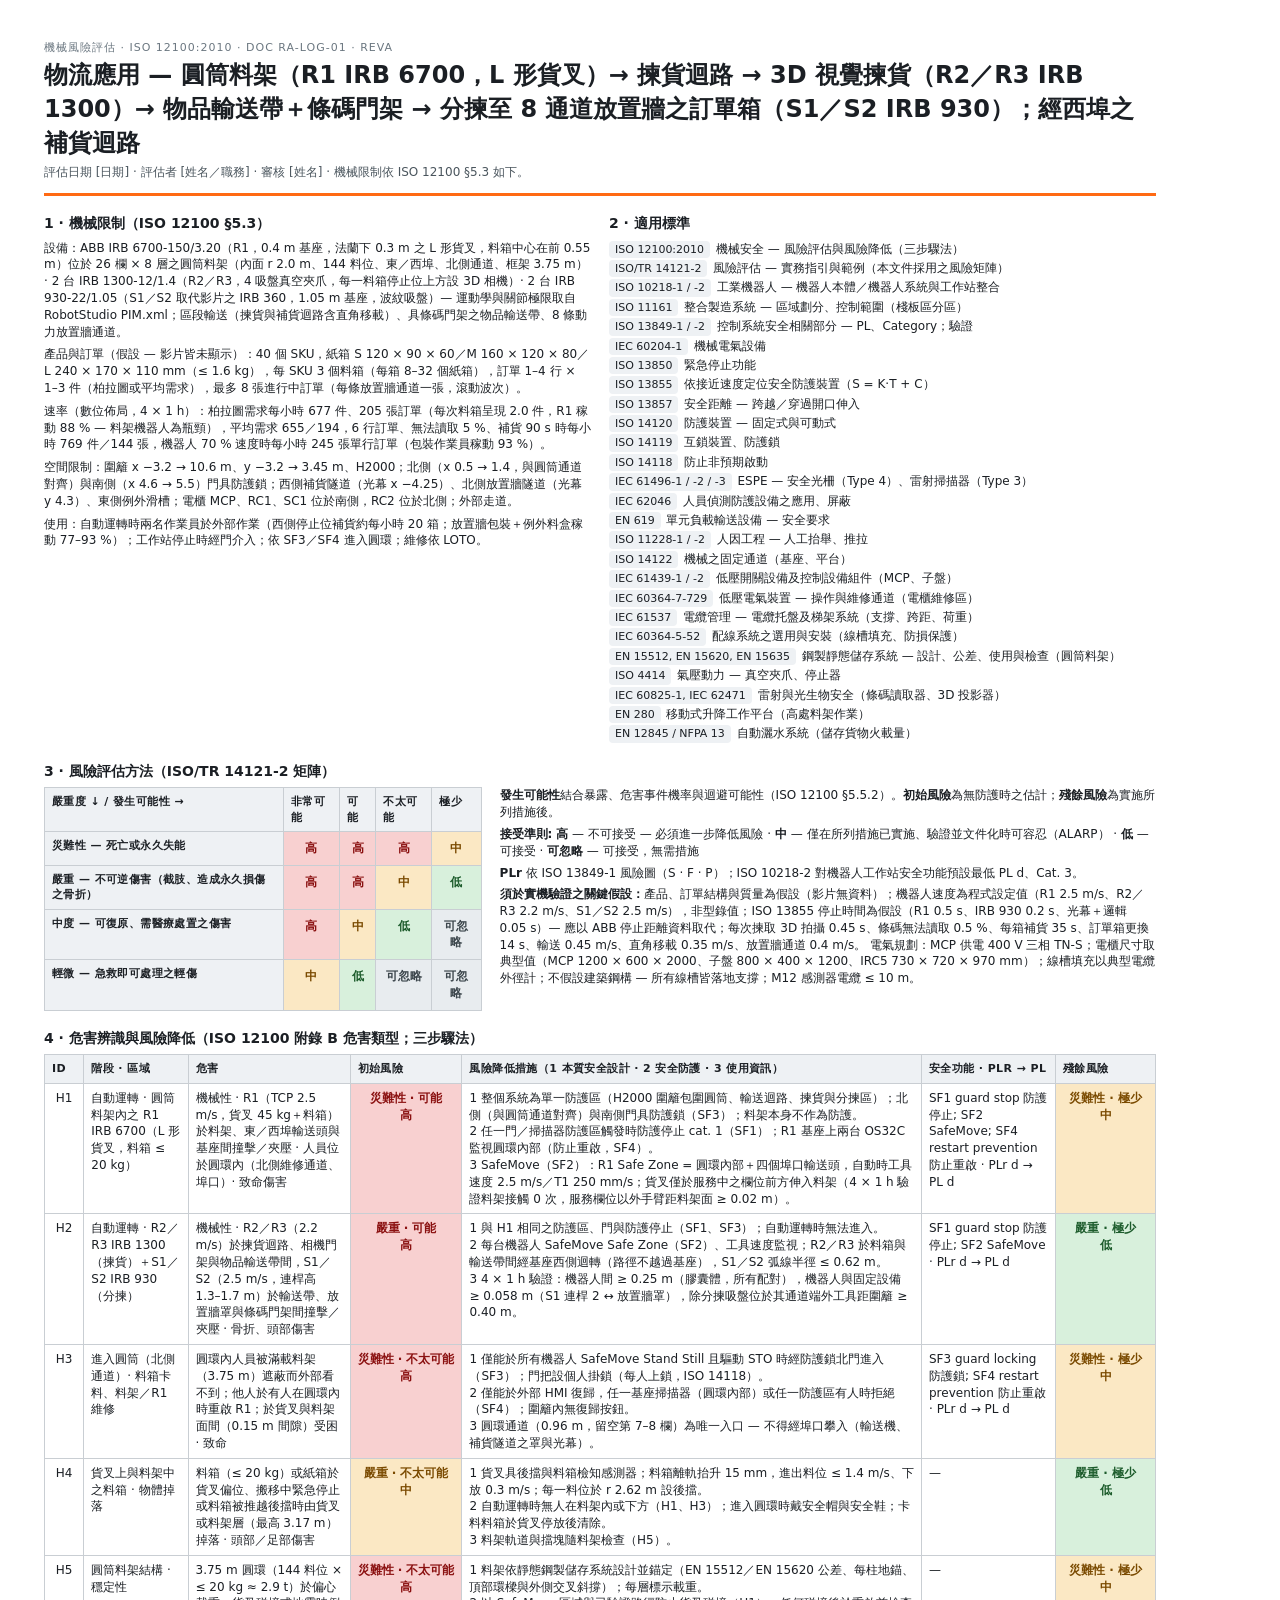
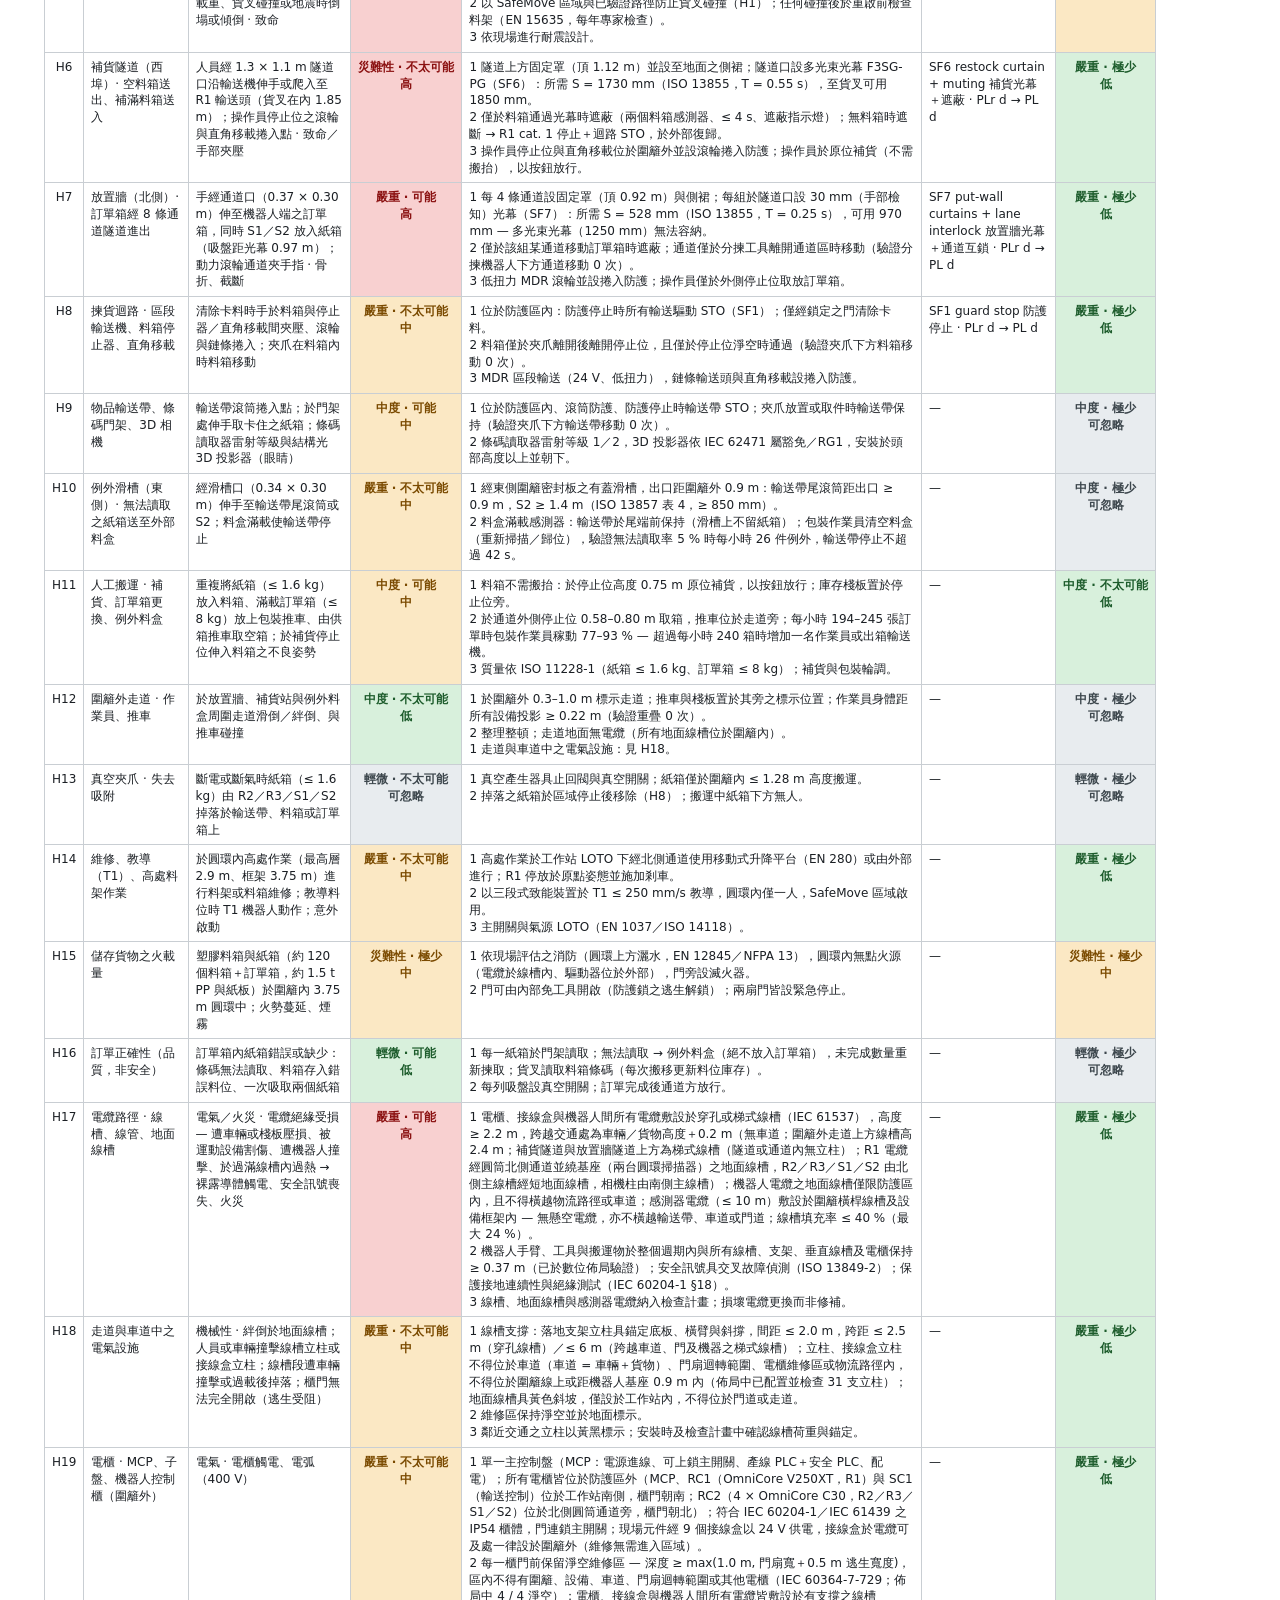
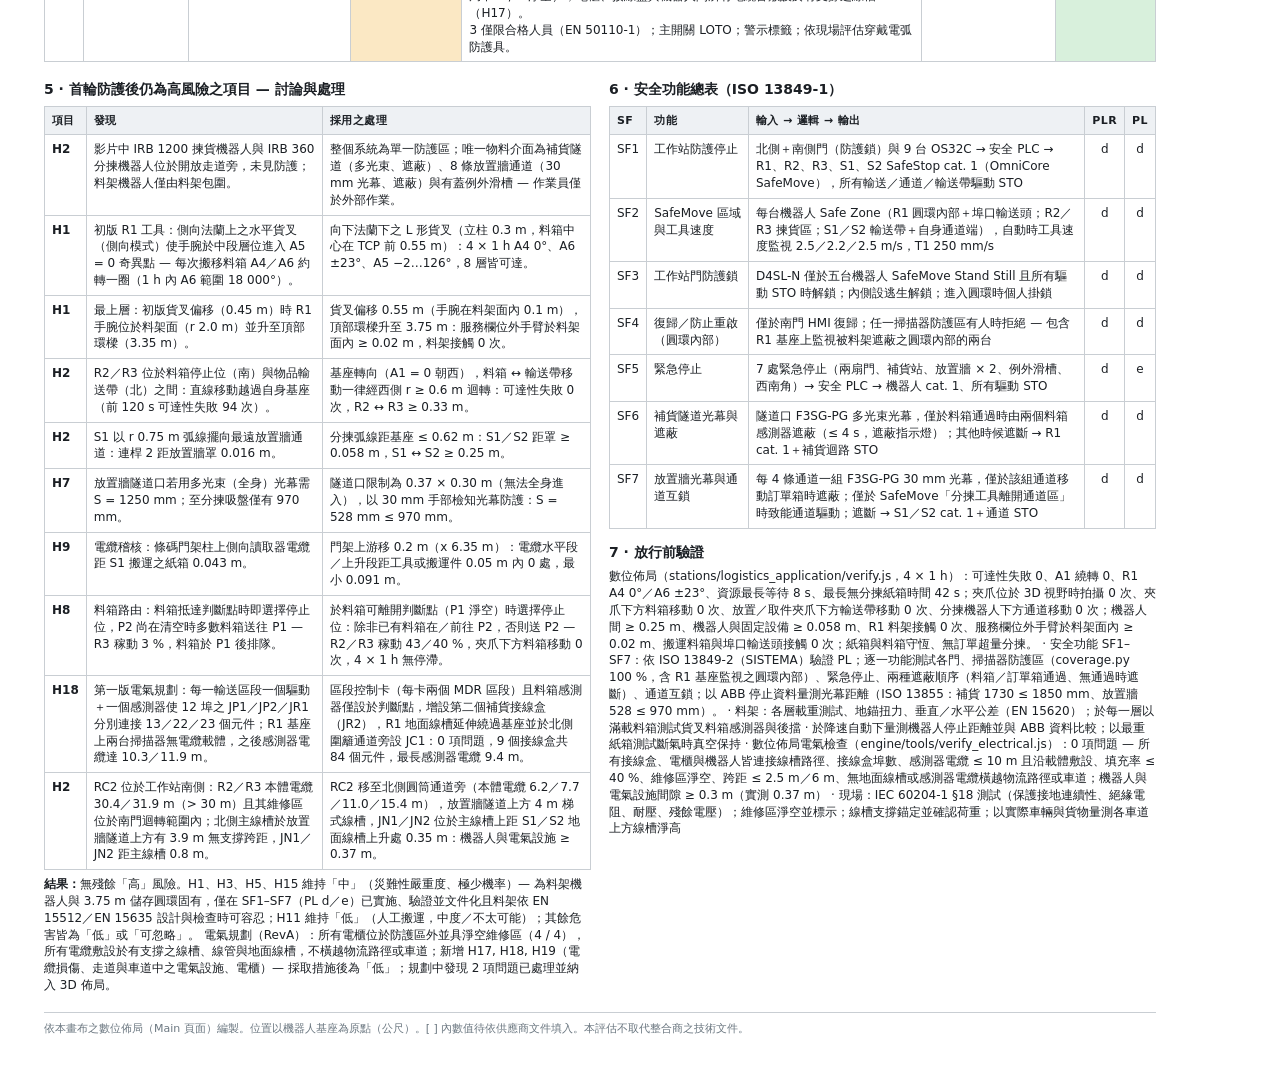
<file: projects/logistics/docs/risk-assessment-zh.html>
<!doctype html>
<html lang="zh-Hant">
<head>
  <meta charset="utf-8">
</head>
<body>
<x-dc>
<helmet>
  <style>
    body { margin: 0; background: #ffffff; color: #1b1f24; font-family: "Segoe UI", system-ui, sans-serif; font-size: 12px; line-height: 1.4; }
    a { color: #b45309; } a:hover { color: #92400e; }
    table { border-collapse: collapse; width: 100%; }
    th, td { border: 1px solid #c9ced3; padding: 6px 7px; vertical-align: top; text-align: left; }
    th { background: #eef1f4; font-size: 11px; text-transform: uppercase; letter-spacing: .4px; }
    td.c { text-align: center; white-space: nowrap; }
    td.pre { white-space: pre-line; }
    .H { background: #f8d0d0; color: #8a1010; font-weight: 700; } .M { background: #fbe8c4; color: #7a4a00; font-weight: 700; }
    .L { background: #d8f0dc; color: #1d5c2c; font-weight: 700; } .N { background: #e8ecef; color: #3d474d; font-weight: 700; }
    .mx td { text-align: center; padding: 8px; }
    .tag { display: inline-block; padding: 1px 6px; border-radius: 4px; background: #eef1f4; font-size: 11px; margin: 1px 2px 1px 0; }
  </style>
</helmet>
<div style="width: 1200px; box-sizing: border-box; padding: 40px 44px; background: #ffffff; display: flex; flex-direction: column; gap: 18px;">
  <div style="display: flex; flex-direction: column; gap: 4px; border-bottom: 3px solid #ff6a13; padding-bottom: 12px;">
    <div style="font-size: 11px; text-transform: uppercase; letter-spacing: 1px; color: #6b7780;">機械風險評估 · ISO 12100:2010 · Doc RA-LOG-01 · RevA</div>
    <h1 style="margin: 0; font-size: 24px;">物流應用 — 圓筒料架（R1 IRB 6700，L 形貨叉）→ 揀貨迴路 → 3D 視覺揀貨（R2／R3 IRB 1300）→ 物品輸送帶＋條碼門架 → 分揀至 8 通道放置牆之訂單箱（S1／S2 IRB 930）；經西埠之補貨迴路</h1>
    <div style="color: #4a555d;">評估日期 [日期] · 評估者 [姓名／職務] · 審核 [姓名] · 機械限制依 ISO 12100 §5.3 如下。</div>
  </div>
  <div style="display: grid; grid-template-columns: repeat(2, minmax(0, 1fr)); gap: 18px;">
    <div style="display: flex; flex-direction: column; gap: 6px;">
      <h2 style="margin: 0; font-size: 14px;">1 · 機械限制（ISO 12100 §5.3）</h2>
      <div>設備：ABB IRB 6700-150/3.20（R1，0.4 m 基座，法蘭下 0.3 m 之 L 形貨叉，料箱中心在前 0.55 m）位於 26 欄 × 8 層之圓筒料架（內面 r 2.0 m、144 料位、東／西埠、北側通道、框架 3.75 m）· 2 台 IRB 1300-12/1.4（R2／R3，4 吸盤真空夾爪，每一料箱停止位上方設 3D 相機）· 2 台 IRB 930-22/1.05（S1／S2 取代影片之 IRB 360，1.05 m 基座，波紋吸盤）— 運動學與關節極限取自 RobotStudio PIM.xml；區段輸送（揀貨與補貨迴路含直角移載）、具條碼門架之物品輸送帶、8 條動力放置牆通道。</div>
      <div>產品與訂單（假設 — 影片皆未顯示）：40 個 SKU，紙箱 S 120 × 90 × 60／M 160 × 120 × 80／L 240 × 170 × 110 mm（≤ 1.6 kg），每 SKU 3 個料箱（每箱 8–32 個紙箱），訂單 1–4 行 × 1–3 件（柏拉圖或平均需求），最多 8 張進行中訂單（每條放置牆通道一張，滾動波次）。</div>
      <div>速率（數位佈局，4 × 1 h）：柏拉圖需求每小時 677 件、205 張訂單（每次料箱呈現 2.0 件，R1 稼動 88 % — 料架機器人為瓶頸），平均需求 655／194，6 行訂單、無法讀取 5 %、補貨 90 s 時每小時 769 件／144 張，機器人 70 % 速度時每小時 245 張單行訂單（包裝作業員稼動 93 %）。</div>
      <div>空間限制：圍籬 x −3.2 → 10.6 m、y −3.2 → 3.45 m、H2000；北側（x 0.5 → 1.4，與圓筒通道對齊）與南側（x 4.6 → 5.5）門具防護鎖；西側補貨隧道（光幕 x −4.25）、北側放置牆隧道（光幕 y 4.3）、東側例外滑槽；電櫃 MCP、RC1、SC1 位於南側，RC2 位於北側；外部走道。</div>
      <div>使用：自動運轉時兩名作業員於外部作業（西側停止位補貨約每小時 20 箱；放置牆包裝＋例外料盒稼動 77–93 %）；工作站停止時經門介入；依 SF3／SF4 進入圓環；維修依 LOTO。</div>
    </div>
    <div style="display: flex; flex-direction: column; gap: 6px;">
      <h2 style="margin: 0; font-size: 14px;">2 · 適用標準</h2>
      <div>
        <span class="tag">ISO 12100:2010</span> 機械安全 — 風險評估與風險降低（三步驟法）<br>
        <span class="tag">ISO/TR 14121-2</span> 風險評估 — 實務指引與範例（本文件採用之風險矩陣）<br>
        <span class="tag">ISO 10218-1 / -2</span> 工業機器人 — 機器人本體／機器人系統與工作站整合<br>
        <span class="tag">ISO 11161</span> 整合製造系統 — 區域劃分、控制範圍（棧板區分區）<br>
        <span class="tag">ISO 13849-1 / -2</span> 控制系統安全相關部分 — PL、Category；驗證<br>
        <span class="tag">IEC 60204-1</span> 機械電氣設備<br>
        <span class="tag">ISO 13850</span> 緊急停止功能<br>
        <span class="tag">ISO 13855</span> 依接近速度定位安全防護裝置（S = K·T + C）<br>
        <span class="tag">ISO 13857</span> 安全距離 — 跨越／穿過開口伸入<br>
        <span class="tag">ISO 14120</span> 防護裝置 — 固定式與可動式<br>
        <span class="tag">ISO 14119</span> 互鎖裝置、防護鎖<br>
        <span class="tag">ISO 14118</span> 防止非預期啟動<br>
        <span class="tag">IEC 61496-1 / -2 / -3</span> ESPE — 安全光柵（Type 4）、雷射掃描器（Type 3）<br>
        <span class="tag">IEC 62046</span> 人員偵測防護設備之應用、屏蔽<br>
        <span class="tag">EN 619</span> 單元負載輸送設備 — 安全要求<br>
        <span class="tag">ISO 11228-1 / -2</span> 人因工程 — 人工抬舉、推拉<br>
        <span class="tag">ISO 14122</span> 機械之固定通道（基座、平台）<br>
        <span class="tag">IEC 61439-1 / -2</span> 低壓開關設備及控制設備組件（MCP、子盤）<br>
        <span class="tag">IEC 60364-7-729</span> 低壓電氣裝置 — 操作與維修通道（電櫃維修區）<br>
        <span class="tag">IEC 61537</span> 電纜管理 — 電纜托盤及梯架系統（支撐、跨距、荷重）<br>
        <span class="tag">IEC 60364-5-52</span> 配線系統之選用與安裝（線槽填充、防損保護）<br>
        <span class="tag">EN 15512, EN 15620, EN 15635</span> 鋼製靜態儲存系統 — 設計、公差、使用與檢查（圓筒料架）<br>
        <span class="tag">ISO 4414</span> 氣壓動力 — 真空夾爪、停止器<br>
        <span class="tag">IEC 60825-1, IEC 62471</span> 雷射與光生物安全（條碼讀取器、3D 投影器）<br>
        <span class="tag">EN 280</span> 移動式升降工作平台（高處料架作業）<br>
        <span class="tag">EN 12845 / NFPA 13</span> 自動灑水系統（儲存貨物火載量）<br>
      </div>
    </div>
  </div>
  <div style="display: flex; flex-direction: column; gap: 6px;">
    <h2 style="margin: 0; font-size: 14px;">3 · 風險評估方法（ISO/TR 14121-2 矩陣）</h2>
    <div style="display: grid; grid-template-columns: 2fr 3fr; gap: 18px;">
      <table class="mx">
        <tr><th>嚴重度 ↓ / 發生可能性 →</th><th>非常可能</th><th>可能</th><th>不太可能</th><th>極少</th></tr>
        <tr><th>災難性 — 死亡或永久失能</th><td class="H">高</td><td class="H">高</td><td class="H">高</td><td class="M">中</td></tr>
        <tr><th>嚴重 — 不可逆傷害（截肢、造成永久損傷之骨折）</th><td class="H">高</td><td class="H">高</td><td class="M">中</td><td class="L">低</td></tr>
        <tr><th>中度 — 可復原、需醫療處置之傷害</th><td class="H">高</td><td class="M">中</td><td class="L">低</td><td class="N">可忽略</td></tr>
        <tr><th>輕微 — 急救即可處理之輕傷</th><td class="M">中</td><td class="L">低</td><td class="N">可忽略</td><td class="N">可忽略</td></tr>
      </table>
      <div style="display: flex; flex-direction: column; gap: 5px;">
        <div><b>發生可能性</b>結合暴露、危害事件機率與迴避可能性（ISO 12100 §5.5.2）。<b>初始風險</b>為無防護時之估計；<b>殘餘風險</b>為實施所列措施後。</div>
        <div><b>接受準則:</b> <b>高</b> — 不可接受 — 必須進一步降低風險 · <b>中</b> — 僅在所列措施已實施、驗證並文件化時可容忍（ALARP） · <b>低</b> — 可接受 · <b>可忽略</b> — 可接受，無需措施</div>
        <div><b>PLr</b> 依 ISO 13849-1 風險圖（S · F · P）；ISO 10218-2 對機器人工作站安全功能預設最低 PL d、Cat. 3。</div>
        <div><b>須於實機驗證之關鍵假設：</b>產品、訂單結構與質量為假設（影片無資料）；機器人速度為程式設定值（R1 2.5 m/s、R2／R3 2.2 m/s、S1／S2 2.5 m/s），非型錄值；ISO 13855 停止時間為假設（R1 0.5 s、IRB 930 0.2 s、光幕＋邏輯 0.05 s）— 應以 ABB 停止距離資料取代；每次揀取 3D 拍攝 0.45 s、條碼無法讀取 0.5 %、每箱補貨 35 s、訂單箱更換 14 s、輸送 0.45 m/s、直角移載 0.35 m/s、放置牆通道 0.4 m/s。 電氣規劃：MCP 供電 400 V 三相 TN-S；電櫃尺寸取典型值（MCP 1200 × 600 × 2000、子盤 800 × 400 × 1200、IRC5 730 × 720 × 970 mm）；線槽填充以典型電纜外徑計；不假設建築鋼構 — 所有線槽皆落地支撐；M12 感測器電纜 ≤ 10 m。</div>
      </div>
    </div>
  </div>
  <div style="display: flex; flex-direction: column; gap: 6px;">
    <h2 style="margin: 0; font-size: 14px;">4 · 危害辨識與風險降低（ISO 12100 附錄 B 危害類型；三步驟法）</h2>
    <table>
      <tr><th>ID</th><th>階段 · 區域</th><th>危害</th><th>初始風險</th><th>風險降低措施（1 本質安全設計 · 2 安全防護 · 3 使用資訊）</th><th>安全功能 · PLr → PL</th><th>殘餘風險</th></tr>
      <tr><td class="c">H1</td><td>自動運轉 · 圓筒料架內之 R1 IRB 6700（L 形貨叉，料箱 ≤ 20 kg）</td><td>機械性 · R1（TCP 2.5 m/s，貨叉 45 kg＋料箱）於料架、東／西埠輸送頭與基座間撞擊／夾壓 · 人員位於圓環內（北側維修通道、埠口）· 致命傷害</td><td class="c H">災難性 · 可能<br>高</td><td class="pre">1 整個系統為單一防護區（H2000 圍籬包圍圓筒、輸送迴路、揀貨與分揀區）；北側（與圓筒通道對齊）與南側門具防護鎖（SF3）；料架本身不作為防護。
2 任一門／掃描器防護區觸發時防護停止 cat. 1（SF1）；R1 基座上兩台 OS32C 監視圓環內部（防止重啟，SF4）。
3 SafeMove（SF2）：R1 Safe Zone = 圓環內部＋四個埠口輸送頭，自動時工具速度 2.5 m/s／T1 250 mm/s；貨叉僅於服務中之欄位前方伸入料架（4 × 1 h 驗證料架接觸 0 次，服務欄位以外手臂距料架面 ≥ 0.02 m）。</td><td>SF1 guard stop 防護停止; SF2 SafeMove; SF4 restart prevention 防止重啟 · PLr d → PL d</td><td class="c M">災難性 · 極少<br>中</td></tr>
      <tr><td class="c">H2</td><td>自動運轉 · R2／R3 IRB 1300（揀貨）＋S1／S2 IRB 930（分揀）</td><td>機械性 · R2／R3（2.2 m/s）於揀貨迴路、相機門架與物品輸送帶間，S1／S2（2.5 m/s，連桿高 1.3–1.7 m）於輸送帶、放置牆罩與條碼門架間撞擊／夾壓 · 骨折、頭部傷害</td><td class="c H">嚴重 · 可能<br>高</td><td class="pre">1 與 H1 相同之防護區、門與防護停止（SF1、SF3）；自動運轉時無法進入。
2 每台機器人 SafeMove Safe Zone（SF2）、工具速度監視；R2／R3 於料箱與輸送帶間經基座西側迴轉（路徑不越過基座），S1／S2 弧線半徑 ≤ 0.62 m。
3 4 × 1 h 驗證：機器人間 ≥ 0.25 m（膠囊體，所有配對），機器人與固定設備 ≥ 0.058 m（S1 連桿 2 ↔ 放置牆罩），除分揀吸盤位於其通道端外工具距圍籬 ≥ 0.40 m。</td><td>SF1 guard stop 防護停止; SF2 SafeMove · PLr d → PL d</td><td class="c L">嚴重 · 極少<br>低</td></tr>
      <tr><td class="c">H3</td><td>進入圓筒（北側通道）· 料箱卡料、料架／R1 維修</td><td>圓環內人員被滿載料架（3.75 m）遮蔽而外部看不到；他人於有人在圓環內時重啟 R1；於貨叉與料架面間（0.15 m 間隙）受困 · 致命</td><td class="c H">災難性 · 不太可能<br>高</td><td class="pre">1 僅能於所有機器人 SafeMove Stand Still 且驅動 STO 時經防護鎖北門進入（SF3）；門把設個人掛鎖（每人上鎖，ISO 14118）。
2 僅能於外部 HMI 復歸，任一基座掃描器（圓環內部）或任一防護區有人時拒絕（SF4）；圍籬內無復歸按鈕。
3 圓環通道（0.96 m，留空第 7–8 欄）為唯一入口 — 不得經埠口攀入（輸送機、補貨隧道之罩與光幕）。</td><td>SF3 guard locking 防護鎖; SF4 restart prevention 防止重啟 · PLr d → PL d</td><td class="c M">災難性 · 極少<br>中</td></tr>
      <tr><td class="c">H4</td><td>貨叉上與料架中之料箱 · 物體掉落</td><td>料箱（≤ 20 kg）或紙箱於貨叉偏位、搬移中緊急停止或料箱被推越後擋時由貨叉或料架層（最高 3.17 m）掉落 · 頭部／足部傷害</td><td class="c M">嚴重 · 不太可能<br>中</td><td class="pre">1 貨叉具後擋與料箱檢知感測器；料箱離軌抬升 15 mm，進出料位 ≤ 1.4 m/s、下放 0.3 m/s；每一料位於 r 2.62 m 設後擋。
2 自動運轉時無人在料架內或下方（H1、H3）；進入圓環時戴安全帽與安全鞋；卡料料箱於貨叉停放後清除。
3 料架軌道與擋塊隨料架檢查（H5）。</td><td>—</td><td class="c L">嚴重 · 極少<br>低</td></tr>
      <tr><td class="c">H5</td><td>圓筒料架結構 · 穩定性</td><td>3.75 m 圓環（144 料位 × ≤ 20 kg ≈ 2.9 t）於偏心載重、貨叉碰撞或地震時倒塌或傾倒 · 致命</td><td class="c H">災難性 · 不太可能<br>高</td><td class="pre">1 料架依靜態鋼製儲存系統設計並錨定（EN 15512／EN 15620 公差、每柱地錨、頂部環樑與外側交叉斜撐）；每層標示載重。
2 以 SafeMove 區域與已驗證路徑防止貨叉碰撞（H1）；任何碰撞後於重啟前檢查料架（EN 15635，每年專家檢查）。
3 依現場進行耐震設計。</td><td>—</td><td class="c M">災難性 · 極少<br>中</td></tr>
      <tr><td class="c">H6</td><td>補貨隧道（西埠）· 空料箱送出、補滿料箱送入</td><td>人員經 1.3 × 1.1 m 隧道口沿輸送機伸手或爬入至 R1 輸送頭（貨叉在內 1.85 m）；操作員停止位之滾輪與直角移載捲入點 · 致命／手部夾壓</td><td class="c H">災難性 · 不太可能<br>高</td><td class="pre">1 隧道上方固定罩（頂 1.12 m）並設至地面之側裙；隧道口設多光束光幕 F3SG-PG（SF6）：所需 S = 1730 mm（ISO 13855，T = 0.55 s），至貨叉可用 1850 mm。
2 僅於料箱通過光幕時遮蔽（兩個料箱感測器、≤ 4 s、遮蔽指示燈）；無料箱時遮斷 → R1 cat. 1 停止＋迴路 STO，於外部復歸。
3 操作員停止位與直角移載位於圍籬外並設滾輪捲入防護；操作員於原位補貨（不需搬抬），以按鈕放行。</td><td>SF6 restock curtain + muting 補貨光幕＋遮蔽 · PLr d → PL d</td><td class="c L">嚴重 · 極少<br>低</td></tr>
      <tr><td class="c">H7</td><td>放置牆（北側）· 訂單箱經 8 條通道隧道進出</td><td>手經通道口（0.37 × 0.30 m）伸至機器人端之訂單箱，同時 S1／S2 放入紙箱（吸盤距光幕 0.97 m）；動力滾輪通道夾手指 · 骨折、截斷</td><td class="c H">嚴重 · 可能<br>高</td><td class="pre">1 每 4 條通道設固定罩（頂 0.92 m）與側裙；每組於隧道口設 30 mm（手部檢知）光幕（SF7）：所需 S = 528 mm（ISO 13855，T = 0.25 s），可用 970 mm — 多光束光幕（1250 mm）無法容納。
2 僅於該組某通道移動訂單箱時遮蔽；通道僅於分揀工具離開通道區時移動（驗證分揀機器人下方通道移動 0 次）。
3 低扭力 MDR 滾輪並設捲入防護；操作員僅於外側停止位取放訂單箱。</td><td>SF7 put-wall curtains + lane interlock 放置牆光幕＋通道互鎖 · PLr d → PL d</td><td class="c L">嚴重 · 極少<br>低</td></tr>
      <tr><td class="c">H8</td><td>揀貨迴路 · 區段輸送機、料箱停止器、直角移載</td><td>清除卡料時手於料箱與停止器／直角移載間夾壓、滾輪與鏈條捲入；夾爪在料箱內時料箱移動</td><td class="c M">嚴重 · 不太可能<br>中</td><td class="pre">1 位於防護區內：防護停止時所有輸送驅動 STO（SF1）；僅經鎖定之門清除卡料。
2 料箱僅於夾爪離開後離開停止位，且僅於停止位淨空時通過（驗證夾爪下方料箱移動 0 次）。
3 MDR 區段輸送（24 V、低扭力），鏈條輸送頭與直角移載設捲入防護。</td><td>SF1 guard stop 防護停止 · PLr d → PL d</td><td class="c L">嚴重 · 極少<br>低</td></tr>
      <tr><td class="c">H9</td><td>物品輸送帶、條碼門架、3D 相機</td><td>輸送帶滾筒捲入點；於門架處伸手取卡住之紙箱；條碼讀取器雷射等級與結構光 3D 投影器（眼睛）</td><td class="c M">中度 · 可能<br>中</td><td class="pre">1 位於防護區內、滾筒防護、防護停止時輸送帶 STO；夾爪放置或取件時輸送帶保持（驗證夾爪下方輸送帶移動 0 次）。
2 條碼讀取器雷射等級 1／2，3D 投影器依 IEC 62471 屬豁免／RG1，安裝於頭部高度以上並朝下。</td><td>—</td><td class="c N">中度 · 極少<br>可忽略</td></tr>
      <tr><td class="c">H10</td><td>例外滑槽（東側）· 無法讀取之紙箱送至外部料盒</td><td>經滑槽口（0.34 × 0.30 m）伸手至輸送帶尾滾筒或 S2；料盒滿載使輸送帶停止</td><td class="c M">嚴重 · 不太可能<br>中</td><td class="pre">1 經東側圍籬密封板之有蓋滑槽，出口距圍籬外 0.9 m：輸送帶尾滾筒距出口 ≥ 0.9 m，S2 ≥ 1.4 m（ISO 13857 表 4，≥ 850 mm）。
2 料盒滿載感測器：輸送帶於尾端前保持（滑槽上不留紙箱）；包裝作業員清空料盒（重新掃描／歸位），驗證無法讀取率 5 % 時每小時 26 件例外，輸送帶停止不超過 42 s。</td><td>—</td><td class="c N">中度 · 極少<br>可忽略</td></tr>
      <tr><td class="c">H11</td><td>人工搬運 · 補貨、訂單箱更換、例外料盒</td><td>重複將紙箱（≤ 1.6 kg）放入料箱、滿載訂單箱（≤ 8 kg）放上包裝推車、由供箱推車取空箱；於補貨停止位伸入料箱之不良姿勢</td><td class="c M">中度 · 可能<br>中</td><td class="pre">1 料箱不需搬抬：於停止位高度 0.75 m 原位補貨，以按鈕放行；庫存棧板置於停止位旁。
2 於通道外側停止位 0.58–0.80 m 取箱，推車位於走道旁；每小時 194–245 張訂單時包裝作業員稼動 77–93 % — 超過每小時 240 箱時增加一名作業員或出箱輸送機。
3 質量依 ISO 11228-1（紙箱 ≤ 1.6 kg、訂單箱 ≤ 8 kg）；補貨與包裝輪調。</td><td>—</td><td class="c L">中度 · 不太可能<br>低</td></tr>
      <tr><td class="c">H12</td><td>圍籬外走道 · 作業員、推車</td><td>於放置牆、補貨站與例外料盒周圍走道滑倒／絆倒、與推車碰撞</td><td class="c L">中度 · 不太可能<br>低</td><td class="pre">1 於圍籬外 0.3–1.0 m 標示走道；推車與棧板置於其旁之標示位置；作業員身體距所有設備投影 ≥ 0.22 m（驗證重疊 0 次）。
2 整理整頓；走道地面無電纜（所有地面線槽位於圍籬內）。
1 走道與車道中之電氣設施：見 H18。</td><td>—</td><td class="c N">中度 · 極少<br>可忽略</td></tr>
      <tr><td class="c">H13</td><td>真空夾爪 · 失去吸附</td><td>斷電或斷氣時紙箱（≤ 1.6 kg）由 R2／R3／S1／S2 掉落於輸送帶、料箱或訂單箱上</td><td class="c N">輕微 · 不太可能<br>可忽略</td><td class="pre">1 真空產生器具止回閥與真空開關；紙箱僅於圍籬內 ≤ 1.28 m 高度搬運。
2 掉落之紙箱於區域停止後移除（H8）；搬運中紙箱下方無人。</td><td>—</td><td class="c N">輕微 · 極少<br>可忽略</td></tr>
      <tr><td class="c">H14</td><td>維修、教導（T1）、高處料架作業</td><td>於圓環內高處作業（最高層 2.9 m、框架 3.75 m）進行料架或料箱維修；教導料位時 T1 機器人動作；意外啟動</td><td class="c M">嚴重 · 不太可能<br>中</td><td class="pre">1 高處作業於工作站 LOTO 下經北側通道使用移動式升降平台（EN 280）或由外部進行；R1 停放於原點姿態並施加剎車。
2 以三段式致能裝置於 T1 ≤ 250 mm/s 教導，圓環內僅一人，SafeMove 區域啟用。
3 主開關與氣源 LOTO（EN 1037／ISO 14118）。</td><td>—</td><td class="c L">嚴重 · 極少<br>低</td></tr>
      <tr><td class="c">H15</td><td>儲存貨物之火載量</td><td>塑膠料箱與紙箱（約 120 個料箱＋訂單箱，約 1.5 t PP 與紙板）於圍籬內 3.75 m 圓環中；火勢蔓延、煙霧</td><td class="c M">災難性 · 極少<br>中</td><td class="pre">1 依現場評估之消防（圓環上方灑水，EN 12845／NFPA 13），圓環內無點火源（電纜於線槽內、驅動器位於外部），門旁設滅火器。
2 門可由內部免工具開啟（防護鎖之逃生解鎖）；兩扇門皆設緊急停止。</td><td>—</td><td class="c M">災難性 · 極少<br>中</td></tr>
      <tr><td class="c">H16</td><td>訂單正確性（品質，非安全）</td><td>訂單箱內紙箱錯誤或缺少：條碼無法讀取、料箱存入錯誤料位、一次吸取兩個紙箱</td><td class="c L">輕微 · 可能<br>低</td><td class="pre">1 每一紙箱於門架讀取；無法讀取 → 例外料盒（絕不放入訂單箱），未完成數量重新揀取；貨叉讀取料箱條碼（每次搬移更新料位庫存）。
2 每列吸盤設真空開關；訂單完成後通道方放行。</td><td>—</td><td class="c N">輕微 · 極少<br>可忽略</td></tr>
      <tr><td class="c">H17</td><td>電纜路徑 · 線槽、線管、地面線槽</td><td>電氣／火災 · 電纜絕緣受損 — 遭車輛或棧板壓損、被運動設備割傷、遭機器人撞擊、於過滿線槽內過熱 → 裸露導體觸電、安全訊號喪失、火災</td><td class="c H">嚴重 · 可能<br>高</td><td class="pre">1 電櫃、接線盒與機器人間所有電纜敷設於穿孔或梯式線槽（IEC 61537），高度 ≥ 2.2 m，跨越交通處為車輛／貨物高度＋0.2 m（無車道；圍籬外走道上方線槽高 2.4 m；補貨隧道與放置牆隧道上方為梯式線槽（隧道或通道內無立柱）；R1 電纜經圓筒北側通道並繞基座（兩台圓環掃描器）之地面線槽，R2／R3／S1／S2 由北側主線槽經短地面線槽，相機柱由南側主線槽）；機器人電纜之地面線槽僅限防護區內，且不得橫越物流路徑或車道；感測器電纜（≤ 10 m）敷設於圍籬橫桿線槽及設備框架內 — 無懸空電纜，亦不橫越輸送帶、車道或門道；線槽填充率 ≤ 40 %（最大 24 %）。
2 機器人手臂、工具與搬運物於整個週期內與所有線槽、支架、垂直線槽及電櫃保持 ≥ 0.37 m（已於數位佈局驗證）；安全訊號具交叉故障偵測（ISO 13849-2）；保護接地連續性與絕緣測試（IEC 60204-1 §18）。
3 線槽、地面線槽與感測器電纜納入檢查計畫；損壞電纜更換而非修補。</td><td>—</td><td class="c L">嚴重 · 極少<br>低</td></tr>
      <tr><td class="c">H18</td><td>走道與車道中之電氣設施</td><td>機械性 · 絆倒於地面線槽；人員或車輛撞擊線槽立柱或接線盒立柱；線槽段遭車輛撞擊或過載後掉落；櫃門無法完全開啟（逃生受阻）</td><td class="c M">嚴重 · 不太可能<br>中</td><td class="pre">1 線槽支撐：落地支架立柱具錨定底板、橫臂與斜撐，間距 ≤ 2.0 m，跨距 ≤ 2.5 m（穿孔線槽）／≤ 6 m（跨越車道、門及機器之梯式線槽）；立柱、接線盒立柱不得位於車道（車道 = 車輛＋貨物）、門扇迴轉範圍、電櫃維修區或物流路徑內，不得位於圍籬線上或距機器人基座 0.9 m 內（佈局中已配置並檢查 31 支立柱）；地面線槽具黃色斜坡，僅設於工作站內，不得位於門道或走道。
2 維修區保持淨空並於地面標示。
3 鄰近交通之立柱以黃黑標示；安裝時及檢查計畫中確認線槽荷重與錨定。</td><td>—</td><td class="c L">嚴重 · 極少<br>低</td></tr>
      <tr><td class="c">H19</td><td>電櫃 · MCP、子盤、機器人控制櫃（圍籬外）</td><td>電氣 · 電櫃觸電、電弧（400 V）</td><td class="c M">嚴重 · 不太可能<br>中</td><td class="pre">1 單一主控制盤（MCP：電源進線、可上鎖主開關、產線 PLC＋安全 PLC、配電）；所有電櫃皆位於防護區外（MCP、RC1（OmniCore V250XT，R1）與 SC1（輸送控制）位於工作站南側，櫃門朝南；RC2（4 × OmniCore C30，R2／R3／S1／S2）位於北側圓筒通道旁，櫃門朝北）；符合 IEC 60204-1／IEC 61439 之 IP54 櫃體，門連鎖主開關；現場元件經 9 個接線盒以 24 V 供電，接線盒於電纜可及處一律設於圍籬外（維修無需進入區域）。
2 每一櫃門前保留淨空維修區 — 深度 ≥ max(1.0 m, 門扇寬＋0.5 m 逃生寬度)，區內不得有圍籬、設備、車道、門扇迴轉範圍或其他電櫃（IEC 60364-7-729；佈局中 4 / 4 淨空）；電櫃、接線盒與機器人間所有電纜皆敷設於有支撐之線槽（H17）。
3 僅限合格人員（EN 50110-1）；主開關 LOTO；警示標籤；依現場評估穿戴電弧防護具。</td><td>—</td><td class="c L">嚴重 · 極少<br>低</td></tr>
    </table>
  </div>
  <div style="display: grid; grid-template-columns: repeat(2, minmax(0, 1fr)); gap: 18px;">
    <div style="display: flex; flex-direction: column; gap: 6px;">
      <h2 style="margin: 0; font-size: 14px;">5 · 首輪防護後仍為高風險之項目 — 討論與處理</h2>
      <table>
        <tr><th>項目</th><th>發現</th><th>採用之處理</th></tr>
        <tr><td><b>H2</b></td><td>影片中 IRB 1200 揀貨機器人與 IRB 360 分揀機器人位於開放走道旁，未見防護；料架機器人僅由料架包圍。</td><td>整個系統為單一防護區；唯一物料介面為補貨隧道（多光束、遮蔽）、8 條放置牆通道（30 mm 光幕、遮蔽）與有蓋例外滑槽 — 作業員僅於外部作業。</td></tr>
        <tr><td><b>H1</b></td><td>初版 R1 工具：側向法蘭上之水平貨叉（側向模式）使手腕於中段層位進入 A5 = 0 奇異點 — 每次搬移料箱 A4／A6 約轉一圈（1 h 內 A6 範圍 18 000°）。</td><td>向下法蘭下之 L 形貨叉（立柱 0.3 m，料箱中心在 TCP 前 0.55 m）：4 × 1 h A4 0°、A6 ±23°、A5 −2…126°，8 層皆可達。</td></tr>
        <tr><td><b>H1</b></td><td>最上層：初版貨叉偏移（0.45 m）時 R1 手腕位於料架面（r 2.0 m）並升至頂部環樑（3.35 m）。</td><td>貨叉偏移 0.55 m（手腕在料架面內 0.1 m），頂部環樑升至 3.75 m：服務欄位外手臂於料架面內 ≥ 0.02 m，料架接觸 0 次。</td></tr>
        <tr><td><b>H2</b></td><td>R2／R3 位於料箱停止位（南）與物品輸送帶（北）之間：直線移動越過自身基座（前 120 s 可達性失敗 94 次）。</td><td>基座轉向（A1 = 0 朝西），料箱 ↔ 輸送帶移動一律經西側 r ≥ 0.6 m 迴轉：可達性失敗 0 次，R2 ↔ R3 ≥ 0.33 m。</td></tr>
        <tr><td><b>H2</b></td><td>S1 以 r 0.75 m 弧線擺向最遠放置牆通道：連桿 2 距放置牆罩 0.016 m。</td><td>分揀弧線距基座 ≤ 0.62 m：S1／S2 距罩 ≥ 0.058 m，S1 ↔ S2 ≥ 0.25 m。</td></tr>
        <tr><td><b>H7</b></td><td>放置牆隧道口若用多光束（全身）光幕需 S = 1250 mm；至分揀吸盤僅有 970 mm。</td><td>隧道口限制為 0.37 × 0.30 m（無法全身進入），以 30 mm 手部檢知光幕防護：S = 528 mm ≤ 970 mm。</td></tr>
        <tr><td><b>H9</b></td><td>電纜稽核：條碼門架柱上側向讀取器電纜距 S1 搬運之紙箱 0.043 m。</td><td>門架上游移 0.2 m（x 6.35 m）：電纜水平段／上升段距工具或搬運件 0.05 m 內 0 處，最小 0.091 m。</td></tr>
        <tr><td><b>H8</b></td><td>料箱路由：料箱抵達判斷點時即選擇停止位，P2 尚在清空時多數料箱送往 P1 — R3 稼動 3 %，料箱於 P1 後排隊。</td><td>於料箱可離開判斷點（P1 淨空）時選擇停止位：除非已有料箱在／前往 P2，否則送 P2 — R2／R3 稼動 43／40 %，夾爪下方料箱移動 0 次，4 × 1 h 無停滯。</td></tr>
        <tr><td><b>H18</b></td><td>第一版電氣規劃：每一輸送區段一個驅動＋一個感測器使 12 埠之 JP1／JP2／JR1 分別連接 13／22／23 個元件；R1 基座上兩台掃描器無電纜載體，之後感測器電纜達 10.3／11.9 m。</td><td>區段控制卡（每卡兩個 MDR 區段）且料箱感測器僅設於判斷點，增設第二個補貨接線盒（JR2），R1 地面線槽延伸繞過基座並於北側圍籬通道旁設 JC1：0 項問題，9 個接線盒共 84 個元件，最長感測器電纜 9.4 m。</td></tr>
        <tr><td><b>H2</b></td><td>RC2 位於工作站南側：R2／R3 本體電纜 30.4／31.9 m（&gt; 30 m）且其維修區位於南門迴轉範圍內；北側主線槽於放置牆隧道上方有 3.9 m 無支撐跨距，JN1／JN2 距主線槽 0.8 m。</td><td>RC2 移至北側圓筒通道旁（本體電纜 6.2／7.7／11.0／15.4 m），放置牆隧道上方 4 m 梯式線槽，JN1／JN2 位於主線槽上距 S1／S2 地面線槽上升處 0.35 m：機器人與電氣設施 ≥ 0.37 m。</td></tr>
      </table>
      <div><b>結果：</b>無殘餘「高」風險。H1、H3、H5、H15 維持「中」（災難性嚴重度、極少機率）— 為料架機器人與 3.75 m 儲存圓環固有，僅在 SF1–SF7（PL d／e）已實施、驗證並文件化且料架依 EN 15512／EN 15635 設計與檢查時可容忍；H11 維持「低」（人工搬運，中度／不太可能）；其餘危害皆為「低」或「可忽略」。 電氣規劃（RevA）：所有電櫃位於防護區外並具淨空維修區（4 / 4），所有電纜敷設於有支撐之線槽、線管與地面線槽，不橫越物流路徑或車道；新增 H17, H18, H19（電纜損傷、走道與車道中之電氣設施、電櫃）— 採取措施後為「低」；規劃中發現 2 項問題已處理並納入 3D 佈局。</div>
    </div>
    <div style="display: flex; flex-direction: column; gap: 6px;">
      <h2 style="margin: 0; font-size: 14px;">6 · 安全功能總表（ISO 13849-1）</h2>
      <table>
        <tr><th>SF</th><th>功能</th><th>輸入 → 邏輯 → 輸出</th><th>PLr</th><th>PL</th></tr>
        <tr><td>SF1</td><td>工作站防護停止</td><td>北側＋南側門（防護鎖）與 9 台 OS32C → 安全 PLC → R1、R2、R3、S1、S2 SafeStop cat. 1（OmniCore SafeMove），所有輸送／通道／輸送帶驅動 STO</td><td class="c">d</td><td class="c">d</td></tr>
        <tr><td>SF2</td><td>SafeMove 區域與工具速度</td><td>每台機器人 Safe Zone（R1 圓環內部＋埠口輸送頭；R2／R3 揀貨區；S1／S2 輸送帶＋自身通道端），自動時工具速度監視 2.5／2.2／2.5 m/s，T1 250 mm/s</td><td class="c">d</td><td class="c">d</td></tr>
        <tr><td>SF3</td><td>工作站門防護鎖</td><td>D4SL-N 僅於五台機器人 SafeMove Stand Still 且所有驅動 STO 時解鎖；內側設逃生解鎖；進入圓環時個人掛鎖</td><td class="c">d</td><td class="c">d</td></tr>
        <tr><td>SF4</td><td>復歸／防止重啟（圓環內部）</td><td>僅於南門 HMI 復歸；任一掃描器防護區有人時拒絕 — 包含 R1 基座上監視被料架遮蔽之圓環內部的兩台</td><td class="c">d</td><td class="c">d</td></tr>
        <tr><td>SF5</td><td>緊急停止</td><td>7 處緊急停止（兩扇門、補貨站、放置牆 × 2、例外滑槽、西南角）→ 安全 PLC → 機器人 cat. 1、所有驅動 STO</td><td class="c">d</td><td class="c">e</td></tr>
        <tr><td>SF6</td><td>補貨隧道光幕與遮蔽</td><td>隧道口 F3SG-PG 多光束光幕，僅於料箱通過時由兩個料箱感測器遮蔽（≤ 4 s，遮蔽指示燈）；其他時候遮斷 → R1 cat. 1＋補貨迴路 STO</td><td class="c">d</td><td class="c">d</td></tr>
        <tr><td>SF7</td><td>放置牆光幕與通道互鎖</td><td>每 4 條通道一組 F3SG-PG 30 mm 光幕，僅於該組通道移動訂單箱時遮蔽；僅於 SafeMove「分揀工具離開通道區」時致能通道驅動；遮斷 → S1／S2 cat. 1＋通道 STO</td><td class="c">d</td><td class="c">d</td></tr>
      </table>
      <h2 style="margin: 8px 0 0; font-size: 14px;">7 · 放行前驗證</h2>
      <div>數位佈局（stations/logistics_application/verify.js，4 × 1 h）：可達性失敗 0、A1 繞轉 0、R1 A4 0°／A6 ±23°、資源最長等待 8 s、最長無分揀紙箱時間 42 s；夾爪位於 3D 視野時拍攝 0 次、夾爪下方料箱移動 0 次、放置／取件夾爪下方輸送帶移動 0 次、分揀機器人下方通道移動 0 次；機器人間 ≥ 0.25 m、機器人與固定設備 ≥ 0.058 m、R1 料架接觸 0 次、服務欄位外手臂於料架面內 ≥ 0.02 m、搬運料箱與埠口輸送頭接觸 0 次；紙箱與料箱守恆、無訂單超量分揀。 · 安全功能 SF1–SF7：依 ISO 13849-2（SISTEMA）驗證 PL；逐一功能測試各門、掃描器防護區（coverage.py 100 %，含 R1 基座監視之圓環內部）、緊急停止、兩種遮蔽順序（料箱／訂單箱通過、無通過時遮斷）、通道互鎖；以 ABB 停止資料量測光幕距離（ISO 13855：補貨 1730 ≤ 1850 mm、放置牆 528 ≤ 970 mm）。 · 料架：各層載重測試、地錨扭力、垂直／水平公差（EN 15620）；於每一層以滿載料箱測試貨叉料箱感測器與後擋 · 於降速自動下量測機器人停止距離並與 ABB 資料比較；以最重紙箱測試斷氣時真空保持 · 數位佈局電氣檢查（engine/tools/verify_electrical.js）：0 項問題 — 所有接線盒、電櫃與機器人皆連接線槽路徑、接線盒埠數、感測器電纜 ≤ 10 m 且沿載體敷設、填充率 ≤ 40 %、維修區淨空、跨距 ≤ 2.5 m／6 m、無地面線槽或感測器電纜橫越物流路徑或車道；機器人與電氣設施間隙 ≥ 0.3 m（實測 0.37 m） · 現場：IEC 60204-1 §18 測試（保護接地連續性、絕緣電阻、耐壓、殘餘電壓）；維修區淨空並標示；線槽支撐錨定並確認荷重；以實際車輛與貨物量測各車道上方線槽淨高</div>
    </div>
  </div>
  <div style="border-top: 1px solid #c9ced3; padding-top: 8px; color: #6b7780; font-size: 11px;">依本畫布之數位佈局（Main 頁面）編製。位置以機器人基座為原點（公尺）。[ ] 內數值待依供應商文件填入。本評估不取代整合商之技術文件。</div>
</div>
</x-dc>
<script data-dc-script data-props='{"$preview":{"width":1200,"height":2600}}'>
class Component extends DCLogic {
  renderVals() { return {}; }
}
</script>
</body>
</html>
</file>
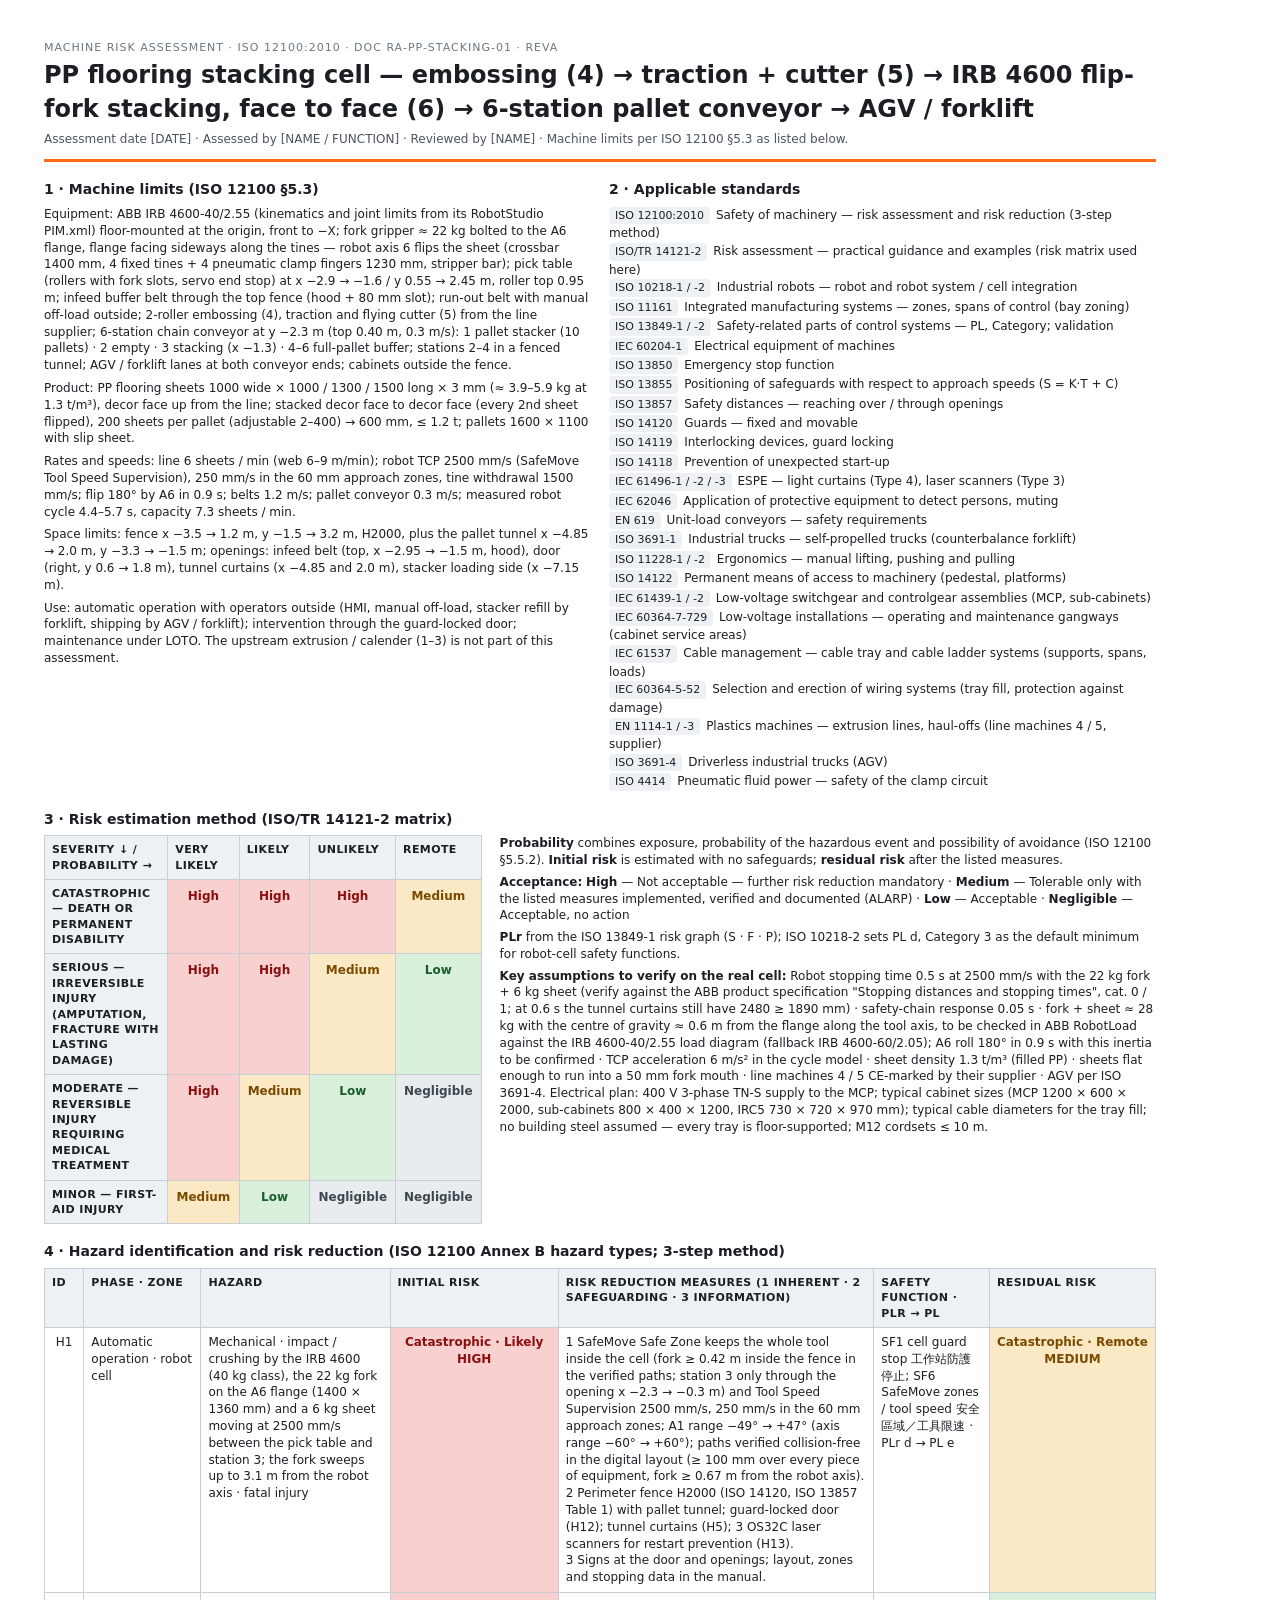
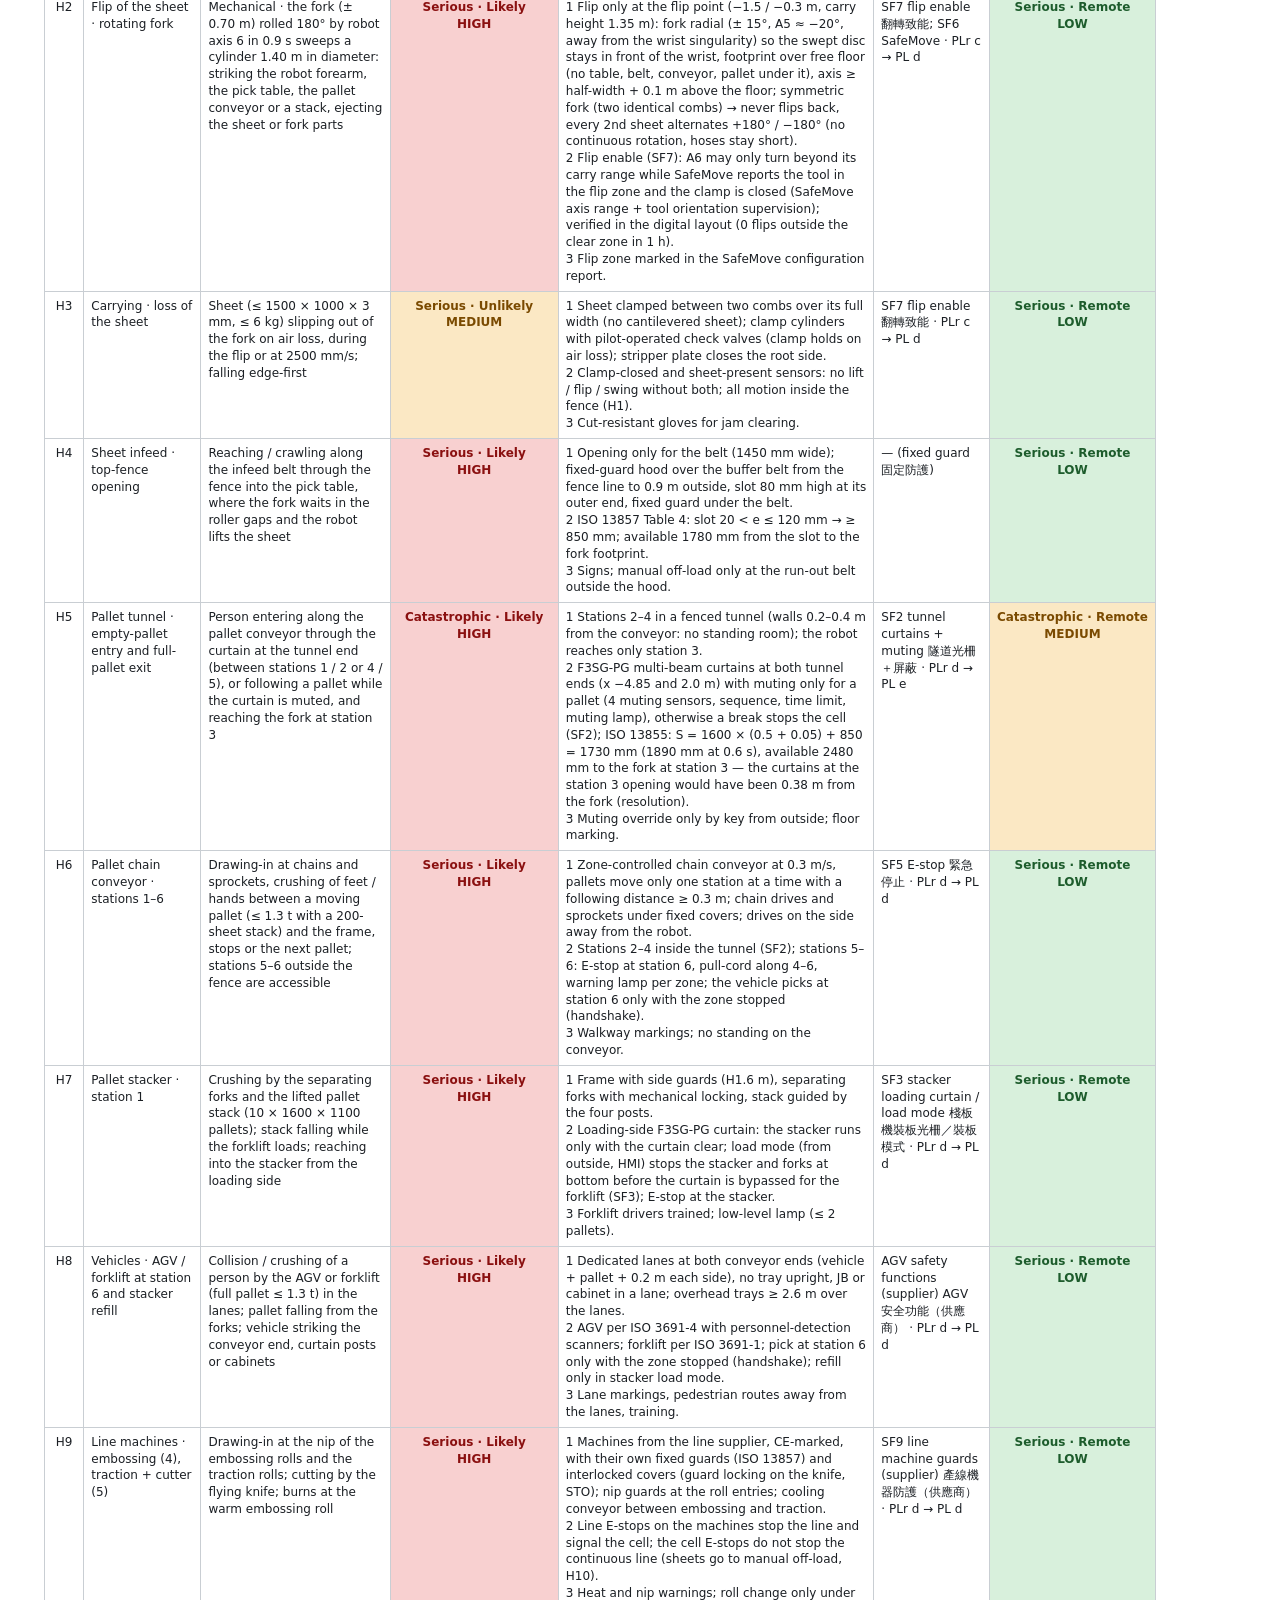
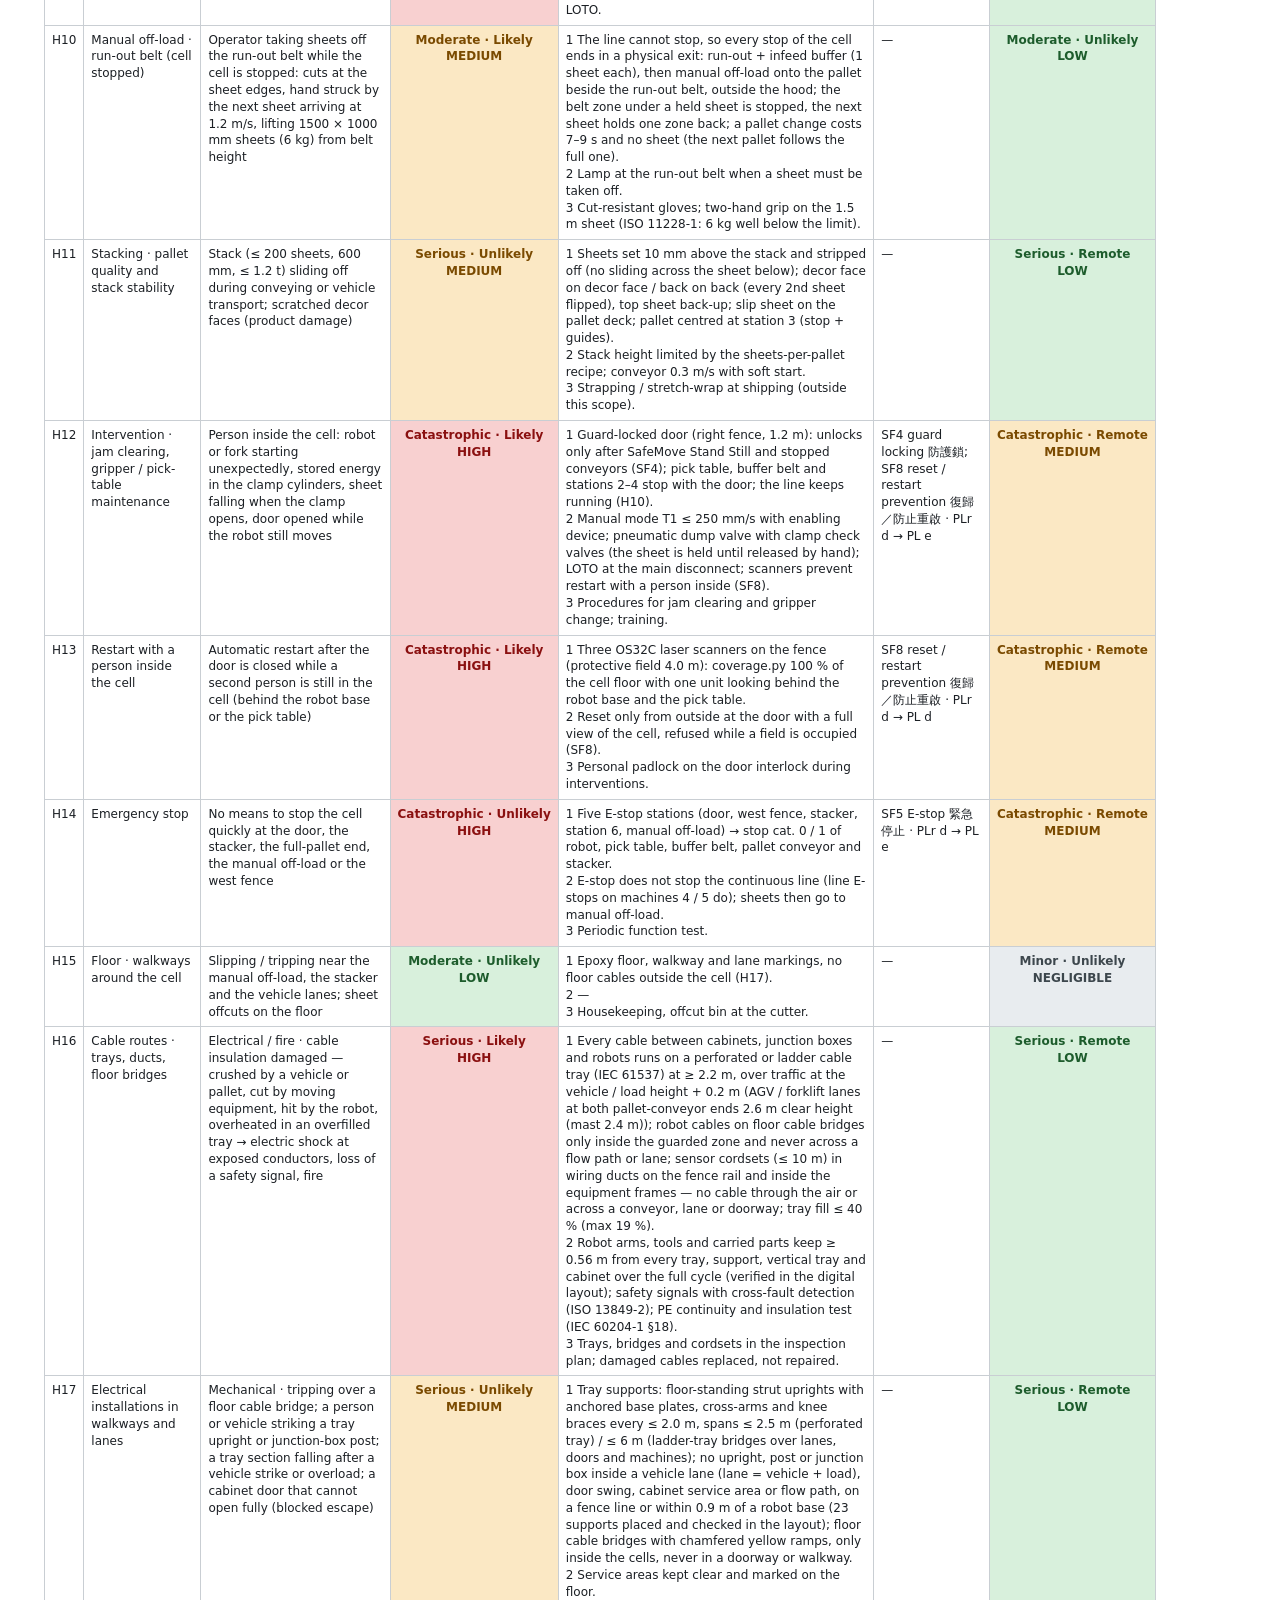
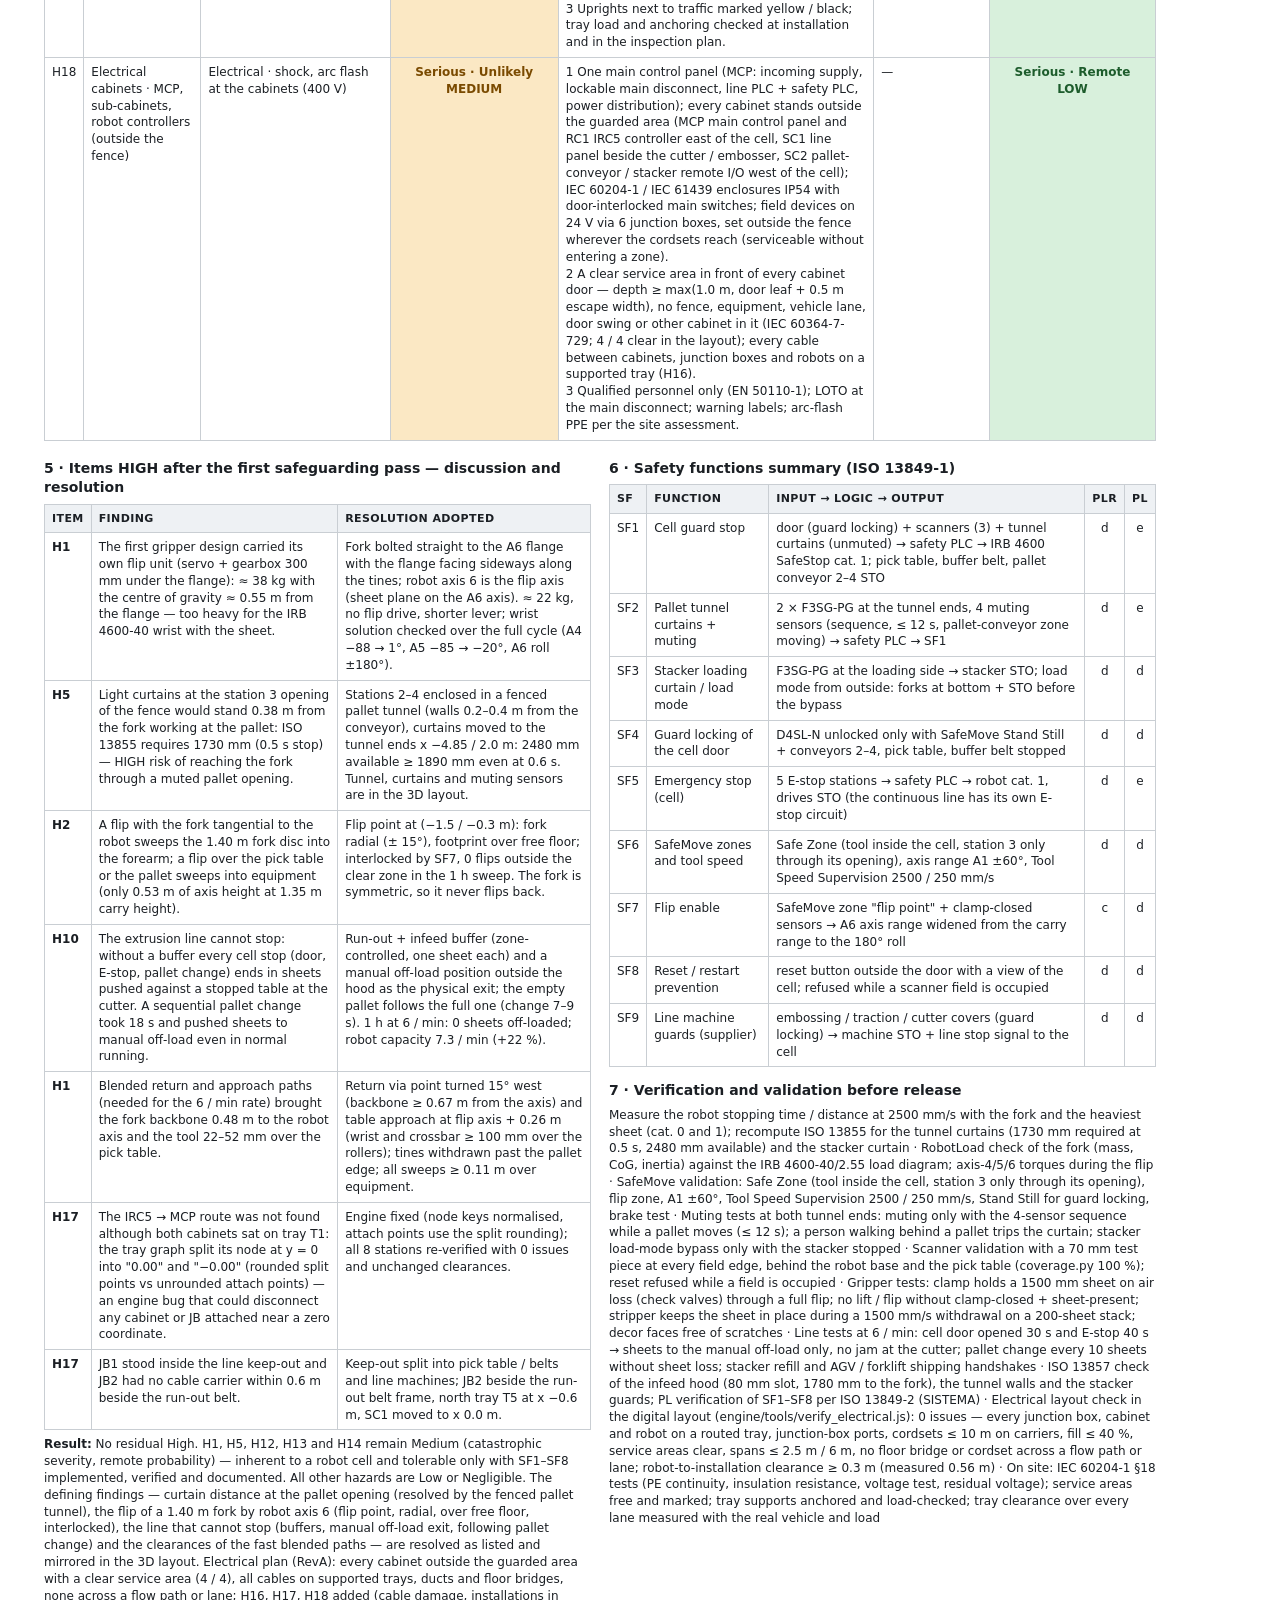
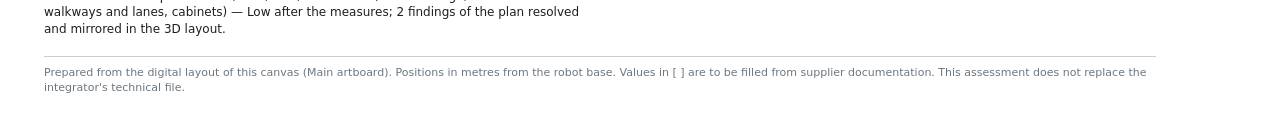
<file: projects/pp-stacking/docs/risk-assessment-en.html>
<!doctype html>
<html lang="en">
<head>
  <meta charset="utf-8">
</head>
<body>
<x-dc>
<helmet>
  <style>
    body { margin: 0; background: #ffffff; color: #1b1f24; font-family: "Segoe UI", system-ui, sans-serif; font-size: 12px; line-height: 1.4; }
    a { color: #b45309; } a:hover { color: #92400e; }
    table { border-collapse: collapse; width: 100%; }
    th, td { border: 1px solid #c9ced3; padding: 6px 7px; vertical-align: top; text-align: left; }
    th { background: #eef1f4; font-size: 11px; text-transform: uppercase; letter-spacing: .4px; }
    td.c { text-align: center; white-space: nowrap; }
    td.pre { white-space: pre-line; }
    .H { background: #f8d0d0; color: #8a1010; font-weight: 700; } .M { background: #fbe8c4; color: #7a4a00; font-weight: 700; }
    .L { background: #d8f0dc; color: #1d5c2c; font-weight: 700; } .N { background: #e8ecef; color: #3d474d; font-weight: 700; }
    .mx td { text-align: center; padding: 8px; }
    .tag { display: inline-block; padding: 1px 6px; border-radius: 4px; background: #eef1f4; font-size: 11px; margin: 1px 2px 1px 0; }
  </style>
</helmet>
<div style="width: 1200px; box-sizing: border-box; padding: 40px 44px; background: #ffffff; display: flex; flex-direction: column; gap: 18px;">
  <div style="display: flex; flex-direction: column; gap: 4px; border-bottom: 3px solid #ff6a13; padding-bottom: 12px;">
    <div style="font-size: 11px; text-transform: uppercase; letter-spacing: 1px; color: #6b7780;">Machine risk assessment · ISO 12100:2010 · Doc RA-PP-STACKING-01 · RevA</div>
    <h1 style="margin: 0; font-size: 24px;">PP flooring stacking cell — embossing (4) → traction + cutter (5) → IRB 4600 flip-fork stacking, face to face (6) → 6-station pallet conveyor → AGV / forklift</h1>
    <div style="color: #4a555d;">Assessment date [DATE] · Assessed by [NAME / FUNCTION] · Reviewed by [NAME] · Machine limits per ISO 12100 §5.3 as listed below.</div>
  </div>
  <div style="display: grid; grid-template-columns: repeat(2, minmax(0, 1fr)); gap: 18px;">
    <div style="display: flex; flex-direction: column; gap: 6px;">
      <h2 style="margin: 0; font-size: 14px;">1 · Machine limits (ISO 12100 §5.3)</h2>
      <div>Equipment: ABB IRB 4600-40/2.55 (kinematics and joint limits from its RobotStudio PIM.xml) floor-mounted at the origin, front to −X; fork gripper ≈ 22 kg bolted to the A6 flange, flange facing sideways along the tines — robot axis 6 flips the sheet (crossbar 1400 mm, 4 fixed tines + 4 pneumatic clamp fingers 1230 mm, stripper bar); pick table (rollers with fork slots, servo end stop) at x −2.9 → −1.6 / y 0.55 → 2.45 m, roller top 0.95 m; infeed buffer belt through the top fence (hood + 80 mm slot); run-out belt with manual off-load outside; 2-roller embossing (4), traction and flying cutter (5) from the line supplier; 6-station chain conveyor at y −2.3 m (top 0.40 m, 0.3 m/s): 1 pallet stacker (10 pallets) · 2 empty · 3 stacking (x −1.3) · 4–6 full-pallet buffer; stations 2–4 in a fenced tunnel; AGV / forklift lanes at both conveyor ends; cabinets outside the fence.</div>
      <div>Product: PP flooring sheets 1000 wide × 1000 / 1300 / 1500 long × 3 mm (≈ 3.9–5.9 kg at 1.3 t/m³), decor face up from the line; stacked decor face to decor face (every 2nd sheet flipped), 200 sheets per pallet (adjustable 2–400) → 600 mm, ≤ 1.2 t; pallets 1600 × 1100 with slip sheet.</div>
      <div>Rates and speeds: line 6 sheets / min (web 6–9 m/min); robot TCP 2500 mm/s (SafeMove Tool Speed Supervision), 250 mm/s in the 60 mm approach zones, tine withdrawal 1500 mm/s; flip 180° by A6 in 0.9 s; belts 1.2 m/s; pallet conveyor 0.3 m/s; measured robot cycle 4.4–5.7 s, capacity 7.3 sheets / min.</div>
      <div>Space limits: fence x −3.5 → 1.2 m, y −1.5 → 3.2 m, H2000, plus the pallet tunnel x −4.85 → 2.0 m, y −3.3 → −1.5 m; openings: infeed belt (top, x −2.95 → −1.5 m, hood), door (right, y 0.6 → 1.8 m), tunnel curtains (x −4.85 and 2.0 m), stacker loading side (x −7.15 m).</div>
      <div>Use: automatic operation with operators outside (HMI, manual off-load, stacker refill by forklift, shipping by AGV / forklift); intervention through the guard-locked door; maintenance under LOTO. The upstream extrusion / calender (1–3) is not part of this assessment.</div>
    </div>
    <div style="display: flex; flex-direction: column; gap: 6px;">
      <h2 style="margin: 0; font-size: 14px;">2 · Applicable standards</h2>
      <div>
        <span class="tag">ISO 12100:2010</span> Safety of machinery — risk assessment and risk reduction (3-step method)<br>
        <span class="tag">ISO/TR 14121-2</span> Risk assessment — practical guidance and examples (risk matrix used here)<br>
        <span class="tag">ISO 10218-1 / -2</span> Industrial robots — robot and robot system / cell integration<br>
        <span class="tag">ISO 11161</span> Integrated manufacturing systems — zones, spans of control (bay zoning)<br>
        <span class="tag">ISO 13849-1 / -2</span> Safety-related parts of control systems — PL, Category; validation<br>
        <span class="tag">IEC 60204-1</span> Electrical equipment of machines<br>
        <span class="tag">ISO 13850</span> Emergency stop function<br>
        <span class="tag">ISO 13855</span> Positioning of safeguards with respect to approach speeds (S = K·T + C)<br>
        <span class="tag">ISO 13857</span> Safety distances — reaching over / through openings<br>
        <span class="tag">ISO 14120</span> Guards — fixed and movable<br>
        <span class="tag">ISO 14119</span> Interlocking devices, guard locking<br>
        <span class="tag">ISO 14118</span> Prevention of unexpected start-up<br>
        <span class="tag">IEC 61496-1 / -2 / -3</span> ESPE — light curtains (Type 4), laser scanners (Type 3)<br>
        <span class="tag">IEC 62046</span> Application of protective equipment to detect persons, muting<br>
        <span class="tag">EN 619</span> Unit-load conveyors — safety requirements<br>
        <span class="tag">ISO 3691-1</span> Industrial trucks — self-propelled trucks (counterbalance forklift)<br>
        <span class="tag">ISO 11228-1 / -2</span> Ergonomics — manual lifting, pushing and pulling<br>
        <span class="tag">ISO 14122</span> Permanent means of access to machinery (pedestal, platforms)<br>
        <span class="tag">IEC 61439-1 / -2</span> Low-voltage switchgear and controlgear assemblies (MCP, sub-cabinets)<br>
        <span class="tag">IEC 60364-7-729</span> Low-voltage installations — operating and maintenance gangways (cabinet service areas)<br>
        <span class="tag">IEC 61537</span> Cable management — cable tray and cable ladder systems (supports, spans, loads)<br>
        <span class="tag">IEC 60364-5-52</span> Selection and erection of wiring systems (tray fill, protection against damage)<br>
        <span class="tag">EN 1114-1 / -3</span> Plastics machines — extrusion lines, haul-offs (line machines 4 / 5, supplier)<br>
        <span class="tag">ISO 3691-4</span> Driverless industrial trucks (AGV)<br>
        <span class="tag">ISO 4414</span> Pneumatic fluid power — safety of the clamp circuit<br>
      </div>
    </div>
  </div>
  <div style="display: flex; flex-direction: column; gap: 6px;">
    <h2 style="margin: 0; font-size: 14px;">3 · Risk estimation method (ISO/TR 14121-2 matrix)</h2>
    <div style="display: grid; grid-template-columns: 2fr 3fr; gap: 18px;">
      <table class="mx">
        <tr><th>Severity ↓ / Probability →</th><th>Very likely</th><th>Likely</th><th>Unlikely</th><th>Remote</th></tr>
        <tr><th>Catastrophic — Death or permanent disability</th><td class="H">High</td><td class="H">High</td><td class="H">High</td><td class="M">Medium</td></tr>
        <tr><th>Serious — Irreversible injury (amputation, fracture with lasting damage)</th><td class="H">High</td><td class="H">High</td><td class="M">Medium</td><td class="L">Low</td></tr>
        <tr><th>Moderate — Reversible injury requiring medical treatment</th><td class="H">High</td><td class="M">Medium</td><td class="L">Low</td><td class="N">Negligible</td></tr>
        <tr><th>Minor — First-aid injury</th><td class="M">Medium</td><td class="L">Low</td><td class="N">Negligible</td><td class="N">Negligible</td></tr>
      </table>
      <div style="display: flex; flex-direction: column; gap: 5px;">
        <div><b>Probability</b> combines exposure, probability of the hazardous event and possibility of avoidance (ISO 12100 §5.5.2). <b>Initial risk</b> is estimated with no safeguards; <b>residual risk</b> after the listed measures.</div>
        <div><b>Acceptance:</b> <b>High</b> — Not acceptable — further risk reduction mandatory · <b>Medium</b> — Tolerable only with the listed measures implemented, verified and documented (ALARP) · <b>Low</b> — Acceptable · <b>Negligible</b> — Acceptable, no action</div>
        <div><b>PLr</b> from the ISO 13849-1 risk graph (S · F · P); ISO 10218-2 sets PL d, Category 3 as the default minimum for robot-cell safety functions.</div>
        <div><b>Key assumptions to verify on the real cell:</b> Robot stopping time 0.5 s at 2500 mm/s with the 22 kg fork + 6 kg sheet (verify against the ABB product specification &quot;Stopping distances and stopping times&quot;, cat. 0 / 1; at 0.6 s the tunnel curtains still have 2480 ≥ 1890 mm) · safety-chain response 0.05 s · fork + sheet ≈ 28 kg with the centre of gravity ≈ 0.6 m from the flange along the tool axis, to be checked in ABB RobotLoad against the IRB 4600-40/2.55 load diagram (fallback IRB 4600-60/2.05); A6 roll 180° in 0.9 s with this inertia to be confirmed · TCP acceleration 6 m/s² in the cycle model · sheet density 1.3 t/m³ (filled PP) · sheets flat enough to run into a 50 mm fork mouth · line machines 4 / 5 CE-marked by their supplier · AGV per ISO 3691-4. Electrical plan: 400 V 3-phase TN-S supply to the MCP; typical cabinet sizes (MCP 1200 × 600 × 2000, sub-cabinets 800 × 400 × 1200, IRC5 730 × 720 × 970 mm); typical cable diameters for the tray fill; no building steel assumed — every tray is floor-supported; M12 cordsets ≤ 10 m.</div>
      </div>
    </div>
  </div>
  <div style="display: flex; flex-direction: column; gap: 6px;">
    <h2 style="margin: 0; font-size: 14px;">4 · Hazard identification and risk reduction (ISO 12100 Annex B hazard types; 3-step method)</h2>
    <table>
      <tr><th>ID</th><th>Phase · zone</th><th>Hazard</th><th>Initial risk</th><th>Risk reduction measures (1 inherent · 2 safeguarding · 3 information)</th><th>Safety function · PLr → PL</th><th>Residual risk</th></tr>
      <tr><td class="c">H1</td><td>Automatic operation · robot cell</td><td>Mechanical · impact / crushing by the IRB 4600 (40 kg class), the 22 kg fork on the A6 flange (1400 × 1360 mm) and a 6 kg sheet moving at 2500 mm/s between the pick table and station 3; the fork sweeps up to 3.1 m from the robot axis · fatal injury</td><td class="c H">Catastrophic · Likely<br>HIGH</td><td class="pre">1 SafeMove Safe Zone keeps the whole tool inside the cell (fork ≥ 0.42 m inside the fence in the verified paths; station 3 only through the opening x −2.3 → −0.3 m) and Tool Speed Supervision 2500 mm/s, 250 mm/s in the 60 mm approach zones; A1 range −49° → +47° (axis range −60° → +60°); paths verified collision-free in the digital layout (≥ 100 mm over every piece of equipment, fork ≥ 0.67 m from the robot axis).
2 Perimeter fence H2000 (ISO 14120, ISO 13857 Table 1) with pallet tunnel; guard-locked door (H12); tunnel curtains (H5); 3 OS32C laser scanners for restart prevention (H13).
3 Signs at the door and openings; layout, zones and stopping data in the manual.</td><td>SF1 cell guard stop 工作站防護停止; SF6 SafeMove zones / tool speed 安全區域／工具限速 · PLr d → PL e</td><td class="c M">Catastrophic · Remote<br>MEDIUM</td></tr>
      <tr><td class="c">H2</td><td>Flip of the sheet · rotating fork</td><td>Mechanical · the fork (± 0.70 m) rolled 180° by robot axis 6 in 0.9 s sweeps a cylinder 1.40 m in diameter: striking the robot forearm, the pick table, the pallet conveyor or a stack, ejecting the sheet or fork parts</td><td class="c H">Serious · Likely<br>HIGH</td><td class="pre">1 Flip only at the flip point (−1.5 / −0.3 m, carry height 1.35 m): fork radial (± 15°, A5 ≈ −20°, away from the wrist singularity) so the swept disc stays in front of the wrist, footprint over free floor (no table, belt, conveyor, pallet under it), axis ≥ half-width + 0.1 m above the floor; symmetric fork (two identical combs) → never flips back, every 2nd sheet alternates +180° / −180° (no continuous rotation, hoses stay short).
2 Flip enable (SF7): A6 may only turn beyond its carry range while SafeMove reports the tool in the flip zone and the clamp is closed (SafeMove axis range + tool orientation supervision); verified in the digital layout (0 flips outside the clear zone in 1 h).
3 Flip zone marked in the SafeMove configuration report.</td><td>SF7 flip enable 翻轉致能; SF6 SafeMove · PLr c → PL d</td><td class="c L">Serious · Remote<br>LOW</td></tr>
      <tr><td class="c">H3</td><td>Carrying · loss of the sheet</td><td>Sheet (≤ 1500 × 1000 × 3 mm, ≤ 6 kg) slipping out of the fork on air loss, during the flip or at 2500 mm/s; falling edge-first</td><td class="c M">Serious · Unlikely<br>MEDIUM</td><td class="pre">1 Sheet clamped between two combs over its full width (no cantilevered sheet); clamp cylinders with pilot-operated check valves (clamp holds on air loss); stripper plate closes the root side.
2 Clamp-closed and sheet-present sensors: no lift / flip / swing without both; all motion inside the fence (H1).
3 Cut-resistant gloves for jam clearing.</td><td>SF7 flip enable 翻轉致能 · PLr c → PL d</td><td class="c L">Serious · Remote<br>LOW</td></tr>
      <tr><td class="c">H4</td><td>Sheet infeed · top-fence opening</td><td>Reaching / crawling along the infeed belt through the fence into the pick table, where the fork waits in the roller gaps and the robot lifts the sheet</td><td class="c H">Serious · Likely<br>HIGH</td><td class="pre">1 Opening only for the belt (1450 mm wide); fixed-guard hood over the buffer belt from the fence line to 0.9 m outside, slot 80 mm high at its outer end, fixed guard under the belt.
2 ISO 13857 Table 4: slot 20 &lt; e ≤ 120 mm → ≥ 850 mm; available 1780 mm from the slot to the fork footprint.
3 Signs; manual off-load only at the run-out belt outside the hood.</td><td>— (fixed guard 固定防護)</td><td class="c L">Serious · Remote<br>LOW</td></tr>
      <tr><td class="c">H5</td><td>Pallet tunnel · empty-pallet entry and full-pallet exit</td><td>Person entering along the pallet conveyor through the curtain at the tunnel end (between stations 1 / 2 or 4 / 5), or following a pallet while the curtain is muted, and reaching the fork at station 3</td><td class="c H">Catastrophic · Likely<br>HIGH</td><td class="pre">1 Stations 2–4 in a fenced tunnel (walls 0.2–0.4 m from the conveyor: no standing room); the robot reaches only station 3.
2 F3SG-PG multi-beam curtains at both tunnel ends (x −4.85 and 2.0 m) with muting only for a pallet (4 muting sensors, sequence, time limit, muting lamp), otherwise a break stops the cell (SF2); ISO 13855: S = 1600 × (0.5 + 0.05) + 850 = 1730 mm (1890 mm at 0.6 s), available 2480 mm to the fork at station 3 — the curtains at the station 3 opening would have been 0.38 m from the fork (resolution).
3 Muting override only by key from outside; floor marking.</td><td>SF2 tunnel curtains + muting 隧道光柵＋屏蔽 · PLr d → PL e</td><td class="c M">Catastrophic · Remote<br>MEDIUM</td></tr>
      <tr><td class="c">H6</td><td>Pallet chain conveyor · stations 1–6</td><td>Drawing-in at chains and sprockets, crushing of feet / hands between a moving pallet (≤ 1.3 t with a 200-sheet stack) and the frame, stops or the next pallet; stations 5–6 outside the fence are accessible</td><td class="c H">Serious · Likely<br>HIGH</td><td class="pre">1 Zone-controlled chain conveyor at 0.3 m/s, pallets move only one station at a time with a following distance ≥ 0.3 m; chain drives and sprockets under fixed covers; drives on the side away from the robot.
2 Stations 2–4 inside the tunnel (SF2); stations 5–6: E-stop at station 6, pull-cord along 4–6, warning lamp per zone; the vehicle picks at station 6 only with the zone stopped (handshake).
3 Walkway markings; no standing on the conveyor.</td><td>SF5 E-stop 緊急停止 · PLr d → PL d</td><td class="c L">Serious · Remote<br>LOW</td></tr>
      <tr><td class="c">H7</td><td>Pallet stacker · station 1</td><td>Crushing by the separating forks and the lifted pallet stack (10 × 1600 × 1100 pallets); stack falling while the forklift loads; reaching into the stacker from the loading side</td><td class="c H">Serious · Likely<br>HIGH</td><td class="pre">1 Frame with side guards (H1.6 m), separating forks with mechanical locking, stack guided by the four posts.
2 Loading-side F3SG-PG curtain: the stacker runs only with the curtain clear; load mode (from outside, HMI) stops the stacker and forks at bottom before the curtain is bypassed for the forklift (SF3); E-stop at the stacker.
3 Forklift drivers trained; low-level lamp (≤ 2 pallets).</td><td>SF3 stacker loading curtain / load mode 棧板機裝板光柵／裝板模式 · PLr d → PL d</td><td class="c L">Serious · Remote<br>LOW</td></tr>
      <tr><td class="c">H8</td><td>Vehicles · AGV / forklift at station 6 and stacker refill</td><td>Collision / crushing of a person by the AGV or forklift (full pallet ≤ 1.3 t) in the lanes; pallet falling from the forks; vehicle striking the conveyor end, curtain posts or cabinets</td><td class="c H">Serious · Likely<br>HIGH</td><td class="pre">1 Dedicated lanes at both conveyor ends (vehicle + pallet + 0.2 m each side), no tray upright, JB or cabinet in a lane; overhead trays ≥ 2.6 m over the lanes.
2 AGV per ISO 3691-4 with personnel-detection scanners; forklift per ISO 3691-1; pick at station 6 only with the zone stopped (handshake); refill only in stacker load mode.
3 Lane markings, pedestrian routes away from the lanes, training.</td><td>AGV safety functions (supplier) AGV 安全功能（供應商） · PLr d → PL d</td><td class="c L">Serious · Remote<br>LOW</td></tr>
      <tr><td class="c">H9</td><td>Line machines · embossing (4), traction + cutter (5)</td><td>Drawing-in at the nip of the embossing rolls and the traction rolls; cutting by the flying knife; burns at the warm embossing roll</td><td class="c H">Serious · Likely<br>HIGH</td><td class="pre">1 Machines from the line supplier, CE-marked, with their own fixed guards (ISO 13857) and interlocked covers (guard locking on the knife, STO); nip guards at the roll entries; cooling conveyor between embossing and traction.
2 Line E-stops on the machines stop the line and signal the cell; the cell E-stops do not stop the continuous line (sheets go to manual off-load, H10).
3 Heat and nip warnings; roll change only under LOTO.</td><td>SF9 line machine guards (supplier) 產線機器防護（供應商） · PLr d → PL d</td><td class="c L">Serious · Remote<br>LOW</td></tr>
      <tr><td class="c">H10</td><td>Manual off-load · run-out belt (cell stopped)</td><td>Operator taking sheets off the run-out belt while the cell is stopped: cuts at the sheet edges, hand struck by the next sheet arriving at 1.2 m/s, lifting 1500 × 1000 mm sheets (6 kg) from belt height</td><td class="c M">Moderate · Likely<br>MEDIUM</td><td class="pre">1 The line cannot stop, so every stop of the cell ends in a physical exit: run-out + infeed buffer (1 sheet each), then manual off-load onto the pallet beside the run-out belt, outside the hood; the belt zone under a held sheet is stopped, the next sheet holds one zone back; a pallet change costs 7–9 s and no sheet (the next pallet follows the full one).
2 Lamp at the run-out belt when a sheet must be taken off.
3 Cut-resistant gloves; two-hand grip on the 1.5 m sheet (ISO 11228-1: 6 kg well below the limit).</td><td>—</td><td class="c L">Moderate · Unlikely<br>LOW</td></tr>
      <tr><td class="c">H11</td><td>Stacking · pallet quality and stack stability</td><td>Stack (≤ 200 sheets, 600 mm, ≤ 1.2 t) sliding off during conveying or vehicle transport; scratched decor faces (product damage)</td><td class="c M">Serious · Unlikely<br>MEDIUM</td><td class="pre">1 Sheets set 10 mm above the stack and stripped off (no sliding across the sheet below); decor face on decor face / back on back (every 2nd sheet flipped), top sheet back-up; slip sheet on the pallet deck; pallet centred at station 3 (stop + guides).
2 Stack height limited by the sheets-per-pallet recipe; conveyor 0.3 m/s with soft start.
3 Strapping / stretch-wrap at shipping (outside this scope).</td><td>—</td><td class="c L">Serious · Remote<br>LOW</td></tr>
      <tr><td class="c">H12</td><td>Intervention · jam clearing, gripper / pick-table maintenance</td><td>Person inside the cell: robot or fork starting unexpectedly, stored energy in the clamp cylinders, sheet falling when the clamp opens, door opened while the robot still moves</td><td class="c H">Catastrophic · Likely<br>HIGH</td><td class="pre">1 Guard-locked door (right fence, 1.2 m): unlocks only after SafeMove Stand Still and stopped conveyors (SF4); pick table, buffer belt and stations 2–4 stop with the door; the line keeps running (H10).
2 Manual mode T1 ≤ 250 mm/s with enabling device; pneumatic dump valve with clamp check valves (the sheet is held until released by hand); LOTO at the main disconnect; scanners prevent restart with a person inside (SF8).
3 Procedures for jam clearing and gripper change; training.</td><td>SF4 guard locking 防護鎖; SF8 reset / restart prevention 復歸／防止重啟 · PLr d → PL e</td><td class="c M">Catastrophic · Remote<br>MEDIUM</td></tr>
      <tr><td class="c">H13</td><td>Restart with a person inside the cell</td><td>Automatic restart after the door is closed while a second person is still in the cell (behind the robot base or the pick table)</td><td class="c H">Catastrophic · Likely<br>HIGH</td><td class="pre">1 Three OS32C laser scanners on the fence (protective field 4.0 m): coverage.py 100 % of the cell floor with one unit looking behind the robot base and the pick table.
2 Reset only from outside at the door with a full view of the cell, refused while a field is occupied (SF8).
3 Personal padlock on the door interlock during interventions.</td><td>SF8 reset / restart prevention 復歸／防止重啟 · PLr d → PL d</td><td class="c M">Catastrophic · Remote<br>MEDIUM</td></tr>
      <tr><td class="c">H14</td><td>Emergency stop</td><td>No means to stop the cell quickly at the door, the stacker, the full-pallet end, the manual off-load or the west fence</td><td class="c H">Catastrophic · Unlikely<br>HIGH</td><td class="pre">1 Five E-stop stations (door, west fence, stacker, station 6, manual off-load) → stop cat. 0 / 1 of robot, pick table, buffer belt, pallet conveyor and stacker.
2 E-stop does not stop the continuous line (line E-stops on machines 4 / 5 do); sheets then go to manual off-load.
3 Periodic function test.</td><td>SF5 E-stop 緊急停止 · PLr d → PL e</td><td class="c M">Catastrophic · Remote<br>MEDIUM</td></tr>
      <tr><td class="c">H15</td><td>Floor · walkways around the cell</td><td>Slipping / tripping near the manual off-load, the stacker and the vehicle lanes; sheet offcuts on the floor</td><td class="c L">Moderate · Unlikely<br>LOW</td><td class="pre">1 Epoxy floor, walkway and lane markings, no floor cables outside the cell (H17).
2 —
3 Housekeeping, offcut bin at the cutter.</td><td>—</td><td class="c N">Minor · Unlikely<br>NEGLIGIBLE</td></tr>
      <tr><td class="c">H16</td><td>Cable routes · trays, ducts, floor bridges</td><td>Electrical / fire · cable insulation damaged — crushed by a vehicle or pallet, cut by moving equipment, hit by the robot, overheated in an overfilled tray → electric shock at exposed conductors, loss of a safety signal, fire</td><td class="c H">Serious · Likely<br>HIGH</td><td class="pre">1 Every cable between cabinets, junction boxes and robots runs on a perforated or ladder cable tray (IEC 61537) at ≥ 2.2 m, over traffic at the vehicle / load height + 0.2 m (AGV / forklift lanes at both pallet-conveyor ends 2.6 m clear height (mast 2.4 m)); robot cables on floor cable bridges only inside the guarded zone and never across a flow path or lane; sensor cordsets (≤ 10 m) in wiring ducts on the fence rail and inside the equipment frames — no cable through the air or across a conveyor, lane or doorway; tray fill ≤ 40 % (max 19 %).
2 Robot arms, tools and carried parts keep ≥ 0.56 m from every tray, support, vertical tray and cabinet over the full cycle (verified in the digital layout); safety signals with cross-fault detection (ISO 13849-2); PE continuity and insulation test (IEC 60204-1 §18).
3 Trays, bridges and cordsets in the inspection plan; damaged cables replaced, not repaired.</td><td>—</td><td class="c L">Serious · Remote<br>LOW</td></tr>
      <tr><td class="c">H17</td><td>Electrical installations in walkways and lanes</td><td>Mechanical · tripping over a floor cable bridge; a person or vehicle striking a tray upright or junction-box post; a tray section falling after a vehicle strike or overload; a cabinet door that cannot open fully (blocked escape)</td><td class="c M">Serious · Unlikely<br>MEDIUM</td><td class="pre">1 Tray supports: floor-standing strut uprights with anchored base plates, cross-arms and knee braces every ≤ 2.0 m, spans ≤ 2.5 m (perforated tray) / ≤ 6 m (ladder-tray bridges over lanes, doors and machines); no upright, post or junction box inside a vehicle lane (lane = vehicle + load), door swing, cabinet service area or flow path, on a fence line or within 0.9 m of a robot base (23 supports placed and checked in the layout); floor cable bridges with chamfered yellow ramps, only inside the cells, never in a doorway or walkway.
2 Service areas kept clear and marked on the floor.
3 Uprights next to traffic marked yellow / black; tray load and anchoring checked at installation and in the inspection plan.</td><td>—</td><td class="c L">Serious · Remote<br>LOW</td></tr>
      <tr><td class="c">H18</td><td>Electrical cabinets · MCP, sub-cabinets, robot controllers (outside the fence)</td><td>Electrical · shock, arc flash at the cabinets (400 V)</td><td class="c M">Serious · Unlikely<br>MEDIUM</td><td class="pre">1 One main control panel (MCP: incoming supply, lockable main disconnect, line PLC + safety PLC, power distribution); every cabinet stands outside the guarded area (MCP main control panel and RC1 IRC5 controller east of the cell, SC1 line panel beside the cutter / embosser, SC2 pallet-conveyor / stacker remote I/O west of the cell); IEC 60204-1 / IEC 61439 enclosures IP54 with door-interlocked main switches; field devices on 24 V via 6 junction boxes, set outside the fence wherever the cordsets reach (serviceable without entering a zone).
2 A clear service area in front of every cabinet door — depth ≥ max(1.0 m, door leaf + 0.5 m escape width), no fence, equipment, vehicle lane, door swing or other cabinet in it (IEC 60364-7-729; 4 / 4 clear in the layout); every cable between cabinets, junction boxes and robots on a supported tray (H16).
3 Qualified personnel only (EN 50110-1); LOTO at the main disconnect; warning labels; arc-flash PPE per the site assessment.</td><td>—</td><td class="c L">Serious · Remote<br>LOW</td></tr>
    </table>
  </div>
  <div style="display: grid; grid-template-columns: repeat(2, minmax(0, 1fr)); gap: 18px;">
    <div style="display: flex; flex-direction: column; gap: 6px;">
      <h2 style="margin: 0; font-size: 14px;">5 · Items HIGH after the first safeguarding pass — discussion and resolution</h2>
      <table>
        <tr><th>Item</th><th>Finding</th><th>Resolution adopted</th></tr>
        <tr><td><b>H1</b></td><td>The first gripper design carried its own flip unit (servo + gearbox 300 mm under the flange): ≈ 38 kg with the centre of gravity ≈ 0.55 m from the flange — too heavy for the IRB 4600-40 wrist with the sheet.</td><td>Fork bolted straight to the A6 flange with the flange facing sideways along the tines; robot axis 6 is the flip axis (sheet plane on the A6 axis). ≈ 22 kg, no flip drive, shorter lever; wrist solution checked over the full cycle (A4 −88 → 1°, A5 −85 → −20°, A6 roll ±180°).</td></tr>
        <tr><td><b>H5</b></td><td>Light curtains at the station 3 opening of the fence would stand 0.38 m from the fork working at the pallet: ISO 13855 requires 1730 mm (0.5 s stop) — HIGH risk of reaching the fork through a muted pallet opening.</td><td>Stations 2–4 enclosed in a fenced pallet tunnel (walls 0.2–0.4 m from the conveyor), curtains moved to the tunnel ends x −4.85 / 2.0 m: 2480 mm available ≥ 1890 mm even at 0.6 s. Tunnel, curtains and muting sensors are in the 3D layout.</td></tr>
        <tr><td><b>H2</b></td><td>A flip with the fork tangential to the robot sweeps the 1.40 m fork disc into the forearm; a flip over the pick table or the pallet sweeps into equipment (only 0.53 m of axis height at 1.35 m carry height).</td><td>Flip point at (−1.5 / −0.3 m): fork radial (± 15°), footprint over free floor; interlocked by SF7, 0 flips outside the clear zone in the 1 h sweep. The fork is symmetric, so it never flips back.</td></tr>
        <tr><td><b>H10</b></td><td>The extrusion line cannot stop: without a buffer every cell stop (door, E-stop, pallet change) ends in sheets pushed against a stopped table at the cutter. A sequential pallet change took 18 s and pushed sheets to manual off-load even in normal running.</td><td>Run-out + infeed buffer (zone-controlled, one sheet each) and a manual off-load position outside the hood as the physical exit; the empty pallet follows the full one (change 7–9 s). 1 h at 6 / min: 0 sheets off-loaded; robot capacity 7.3 / min (+22 %).</td></tr>
        <tr><td><b>H1</b></td><td>Blended return and approach paths (needed for the 6 / min rate) brought the fork backbone 0.48 m to the robot axis and the tool 22–52 mm over the pick table.</td><td>Return via point turned 15° west (backbone ≥ 0.67 m from the axis) and table approach at flip axis + 0.26 m (wrist and crossbar ≥ 100 mm over the rollers); tines withdrawn past the pallet edge; all sweeps ≥ 0.11 m over equipment.</td></tr>
        <tr><td><b>H17</b></td><td>The IRC5 → MCP route was not found although both cabinets sat on tray T1: the tray graph split its node at y = 0 into &quot;0.00&quot; and &quot;−0.00&quot; (rounded split points vs unrounded attach points) — an engine bug that could disconnect any cabinet or JB attached near a zero coordinate.</td><td>Engine fixed (node keys normalised, attach points use the split rounding); all 8 stations re-verified with 0 issues and unchanged clearances.</td></tr>
        <tr><td><b>H17</b></td><td>JB1 stood inside the line keep-out and JB2 had no cable carrier within 0.6 m beside the run-out belt.</td><td>Keep-out split into pick table / belts and line machines; JB2 beside the run-out belt frame, north tray T5 at x −0.6 m, SC1 moved to x 0.0 m.</td></tr>
      </table>
      <div><b>Result:</b> No residual High. H1, H5, H12, H13 and H14 remain Medium (catastrophic severity, remote probability) — inherent to a robot cell and tolerable only with SF1–SF8 implemented, verified and documented. All other hazards are Low or Negligible. The defining findings — curtain distance at the pallet opening (resolved by the fenced pallet tunnel), the flip of a 1.40 m fork by robot axis 6 (flip point, radial, over free floor, interlocked), the line that cannot stop (buffers, manual off-load exit, following pallet change) and the clearances of the fast blended paths — are resolved as listed and mirrored in the 3D layout. Electrical plan (RevA): every cabinet outside the guarded area with a clear service area (4 / 4), all cables on supported trays, ducts and floor bridges, none across a flow path or lane; H16, H17, H18 added (cable damage, installations in walkways and lanes, cabinets) — Low after the measures; 2 findings of the plan resolved and mirrored in the 3D layout.</div>
    </div>
    <div style="display: flex; flex-direction: column; gap: 6px;">
      <h2 style="margin: 0; font-size: 14px;">6 · Safety functions summary (ISO 13849-1)</h2>
      <table>
        <tr><th>SF</th><th>Function</th><th>Input → logic → output</th><th>PLr</th><th>PL</th></tr>
        <tr><td>SF1</td><td>Cell guard stop</td><td>door (guard locking) + scanners (3) + tunnel curtains (unmuted) → safety PLC → IRB 4600 SafeStop cat. 1; pick table, buffer belt, pallet conveyor 2–4 STO</td><td class="c">d</td><td class="c">e</td></tr>
        <tr><td>SF2</td><td>Pallet tunnel curtains + muting</td><td>2 × F3SG-PG at the tunnel ends, 4 muting sensors (sequence, ≤ 12 s, pallet-conveyor zone moving) → safety PLC → SF1</td><td class="c">d</td><td class="c">e</td></tr>
        <tr><td>SF3</td><td>Stacker loading curtain / load mode</td><td>F3SG-PG at the loading side → stacker STO; load mode from outside: forks at bottom + STO before the bypass</td><td class="c">d</td><td class="c">d</td></tr>
        <tr><td>SF4</td><td>Guard locking of the cell door</td><td>D4SL-N unlocked only with SafeMove Stand Still + conveyors 2–4, pick table, buffer belt stopped</td><td class="c">d</td><td class="c">d</td></tr>
        <tr><td>SF5</td><td>Emergency stop (cell)</td><td>5 E-stop stations → safety PLC → robot cat. 1, drives STO (the continuous line has its own E-stop circuit)</td><td class="c">d</td><td class="c">e</td></tr>
        <tr><td>SF6</td><td>SafeMove zones and tool speed</td><td>Safe Zone (tool inside the cell, station 3 only through its opening), axis range A1 ±60°, Tool Speed Supervision 2500 / 250 mm/s</td><td class="c">d</td><td class="c">d</td></tr>
        <tr><td>SF7</td><td>Flip enable</td><td>SafeMove zone &quot;flip point&quot; + clamp-closed sensors → A6 axis range widened from the carry range to the 180° roll</td><td class="c">c</td><td class="c">d</td></tr>
        <tr><td>SF8</td><td>Reset / restart prevention</td><td>reset button outside the door with a view of the cell; refused while a scanner field is occupied</td><td class="c">d</td><td class="c">d</td></tr>
        <tr><td>SF9</td><td>Line machine guards (supplier)</td><td>embossing / traction / cutter covers (guard locking) → machine STO + line stop signal to the cell</td><td class="c">d</td><td class="c">d</td></tr>
      </table>
      <h2 style="margin: 8px 0 0; font-size: 14px;">7 · Verification and validation before release</h2>
      <div>Measure the robot stopping time / distance at 2500 mm/s with the fork and the heaviest sheet (cat. 0 and 1); recompute ISO 13855 for the tunnel curtains (1730 mm required at 0.5 s, 2480 mm available) and the stacker curtain · RobotLoad check of the fork (mass, CoG, inertia) against the IRB 4600-40/2.55 load diagram; axis-4/5/6 torques during the flip · SafeMove validation: Safe Zone (tool inside the cell, station 3 only through its opening), flip zone, A1 ±60°, Tool Speed Supervision 2500 / 250 mm/s, Stand Still for guard locking, brake test · Muting tests at both tunnel ends: muting only with the 4-sensor sequence while a pallet moves (≤ 12 s); a person walking behind a pallet trips the curtain; stacker load-mode bypass only with the stacker stopped · Scanner validation with a 70 mm test piece at every field edge, behind the robot base and the pick table (coverage.py 100 %); reset refused while a field is occupied · Gripper tests: clamp holds a 1500 mm sheet on air loss (check valves) through a full flip; no lift / flip without clamp-closed + sheet-present; stripper keeps the sheet in place during a 1500 mm/s withdrawal on a 200-sheet stack; decor faces free of scratches · Line tests at 6 / min: cell door opened 30 s and E-stop 40 s → sheets to the manual off-load only, no jam at the cutter; pallet change every 10 sheets without sheet loss; stacker refill and AGV / forklift shipping handshakes · ISO 13857 check of the infeed hood (80 mm slot, 1780 mm to the fork), the tunnel walls and the stacker guards; PL verification of SF1–SF8 per ISO 13849-2 (SISTEMA) · Electrical layout check in the digital layout (engine/tools/verify_electrical.js): 0 issues — every junction box, cabinet and robot on a routed tray, junction-box ports, cordsets ≤ 10 m on carriers, fill ≤ 40 %, service areas clear, spans ≤ 2.5 m / 6 m, no floor bridge or cordset across a flow path or lane; robot-to-installation clearance ≥ 0.3 m (measured 0.56 m) · On site: IEC 60204-1 §18 tests (PE continuity, insulation resistance, voltage test, residual voltage); service areas free and marked; tray supports anchored and load-checked; tray clearance over every lane measured with the real vehicle and load</div>
    </div>
  </div>
  <div style="border-top: 1px solid #c9ced3; padding-top: 8px; color: #6b7780; font-size: 11px;">Prepared from the digital layout of this canvas (Main artboard). Positions in metres from the robot base. Values in [ ] are to be filled from supplier documentation. This assessment does not replace the integrator&#x27;s technical file.</div>
</div>
</x-dc>
<script data-dc-script data-props='{"$preview":{"width":1200,"height":2600}}'>
class Component extends DCLogic {
  renderVals() { return {}; }
}
</script>
</body>
</html>
</file>
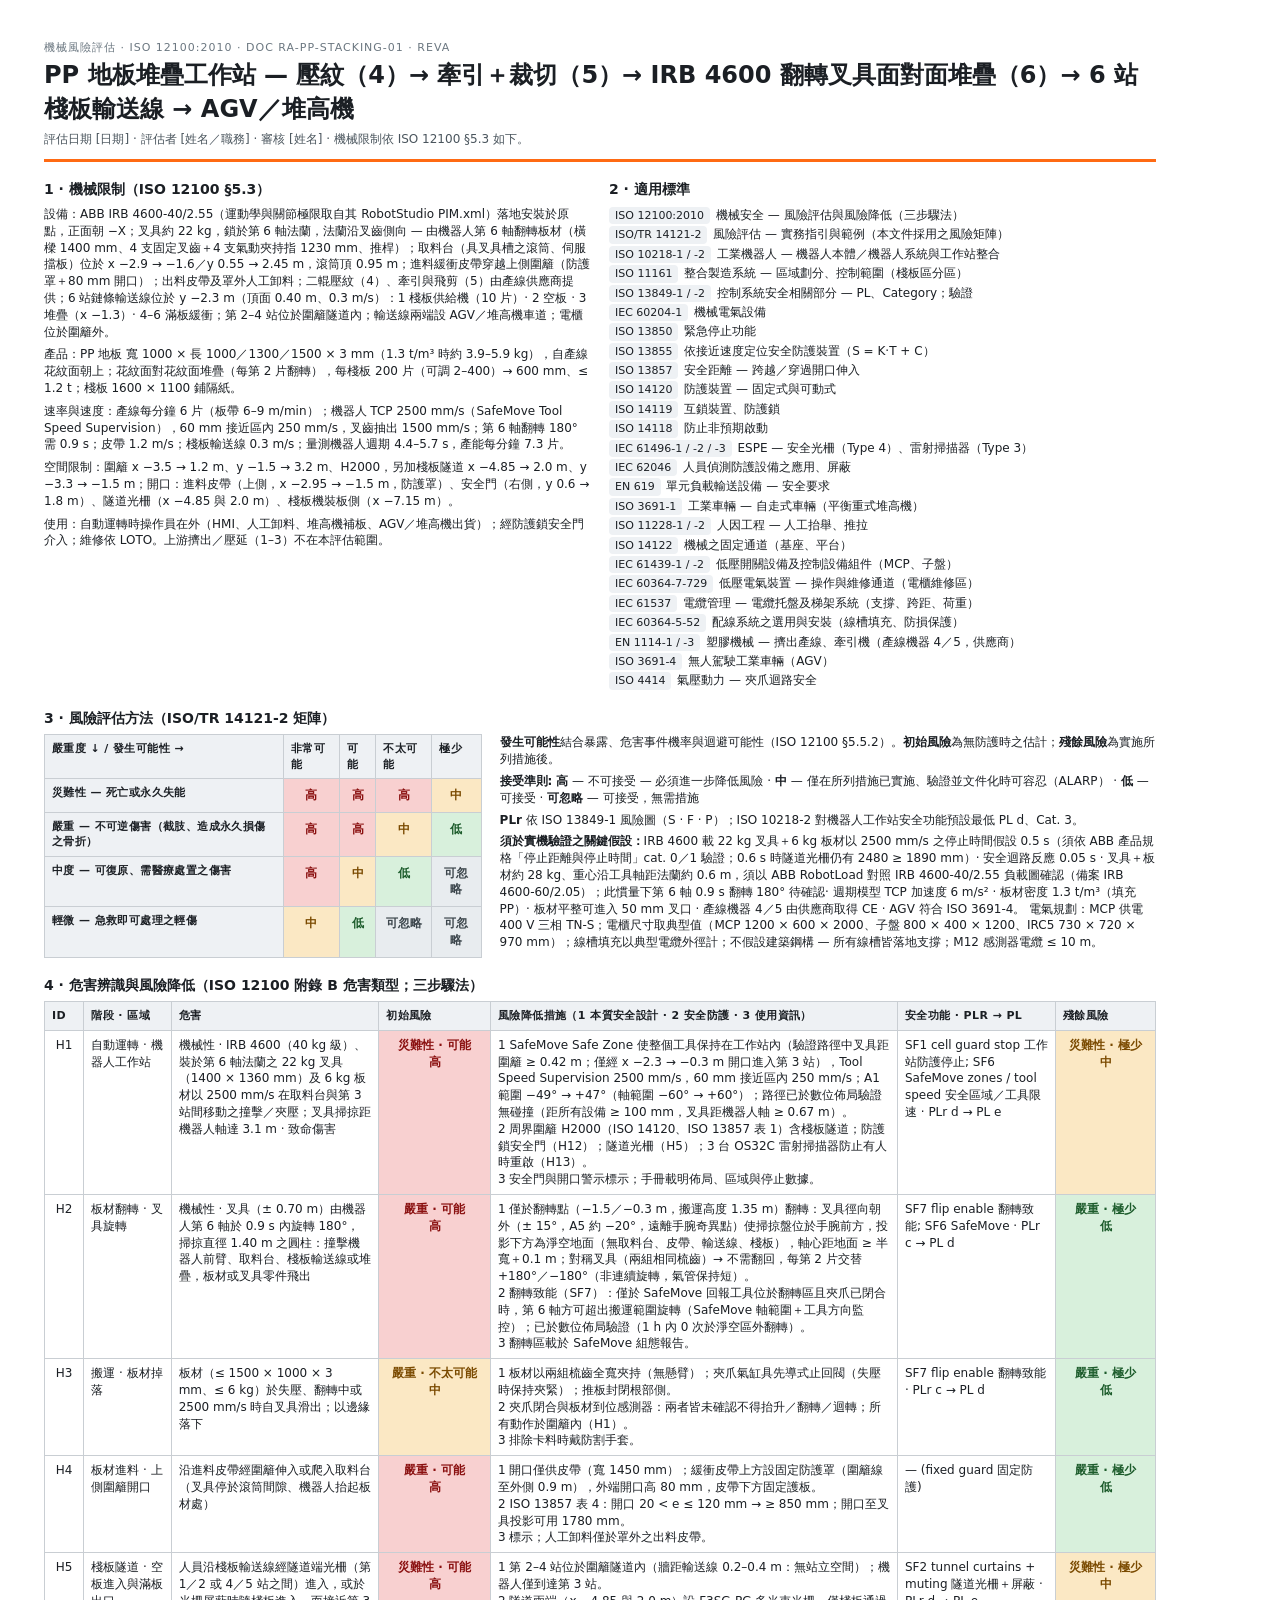
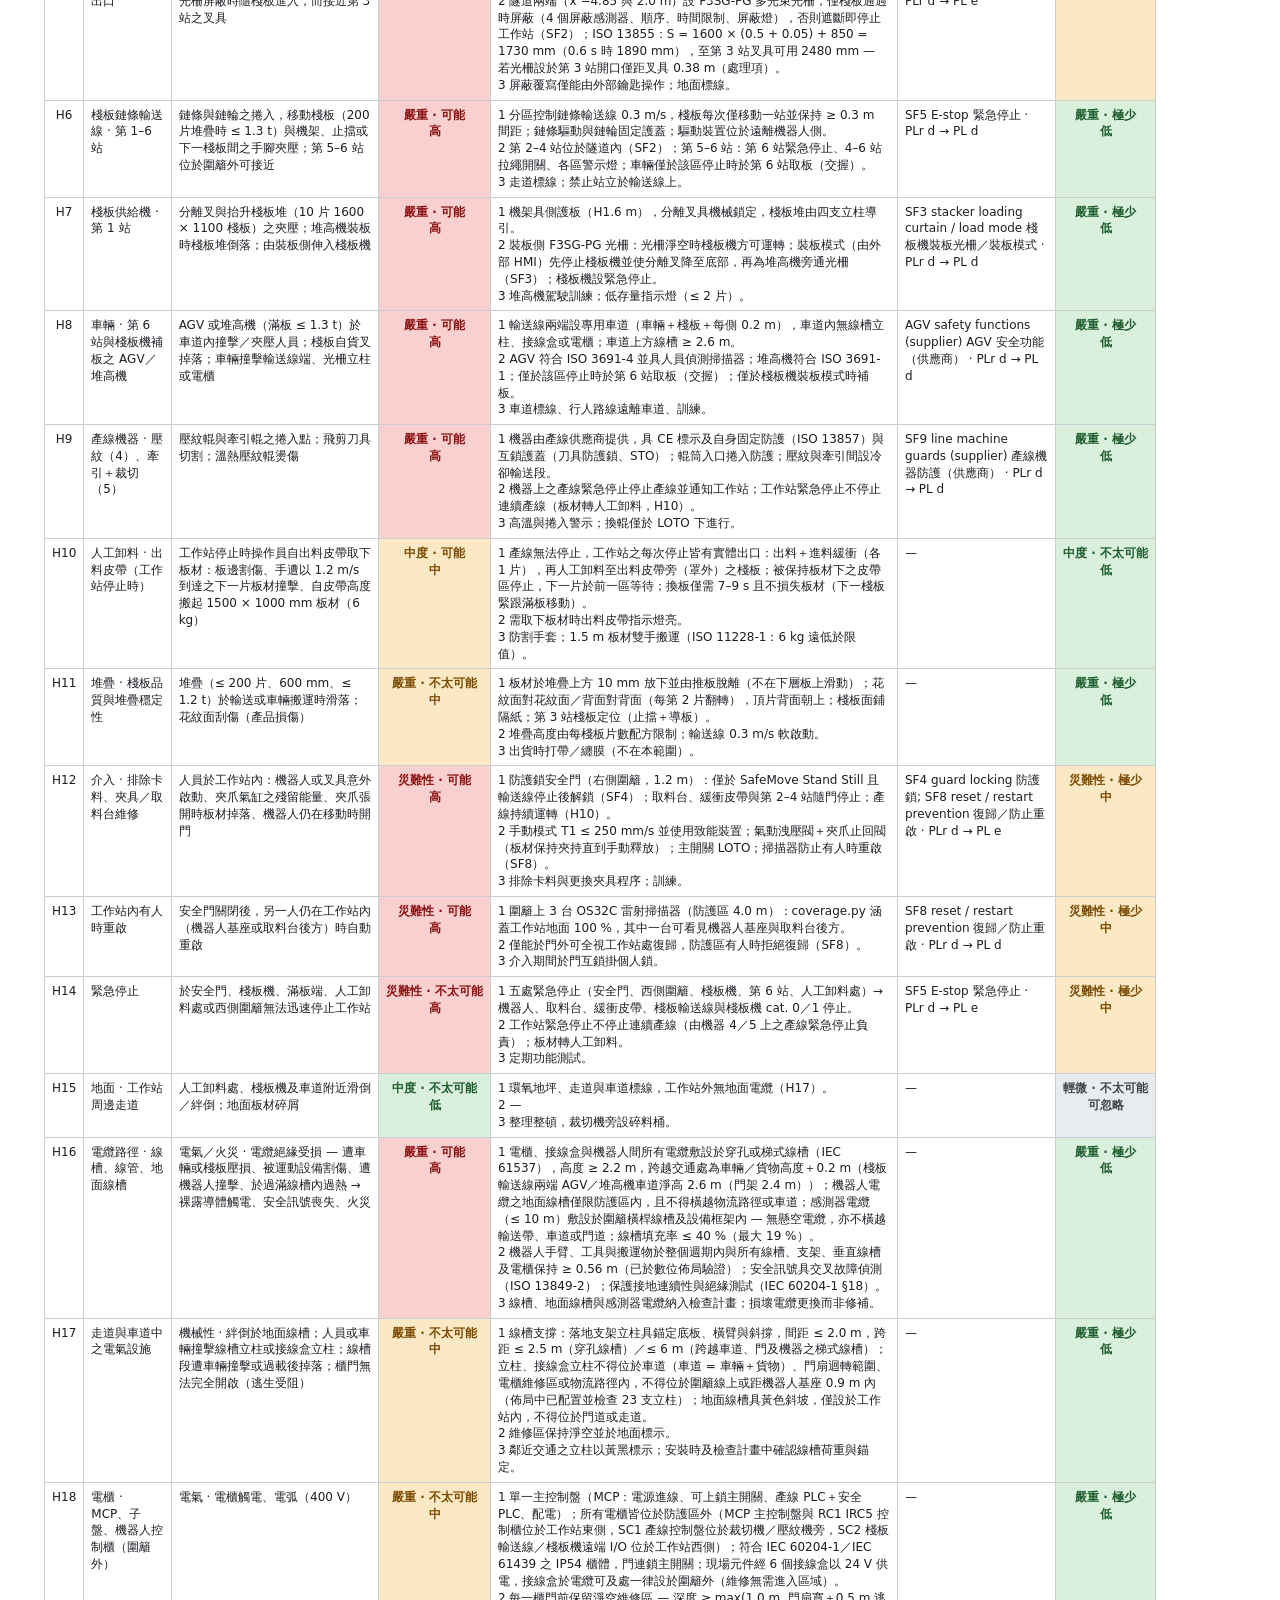
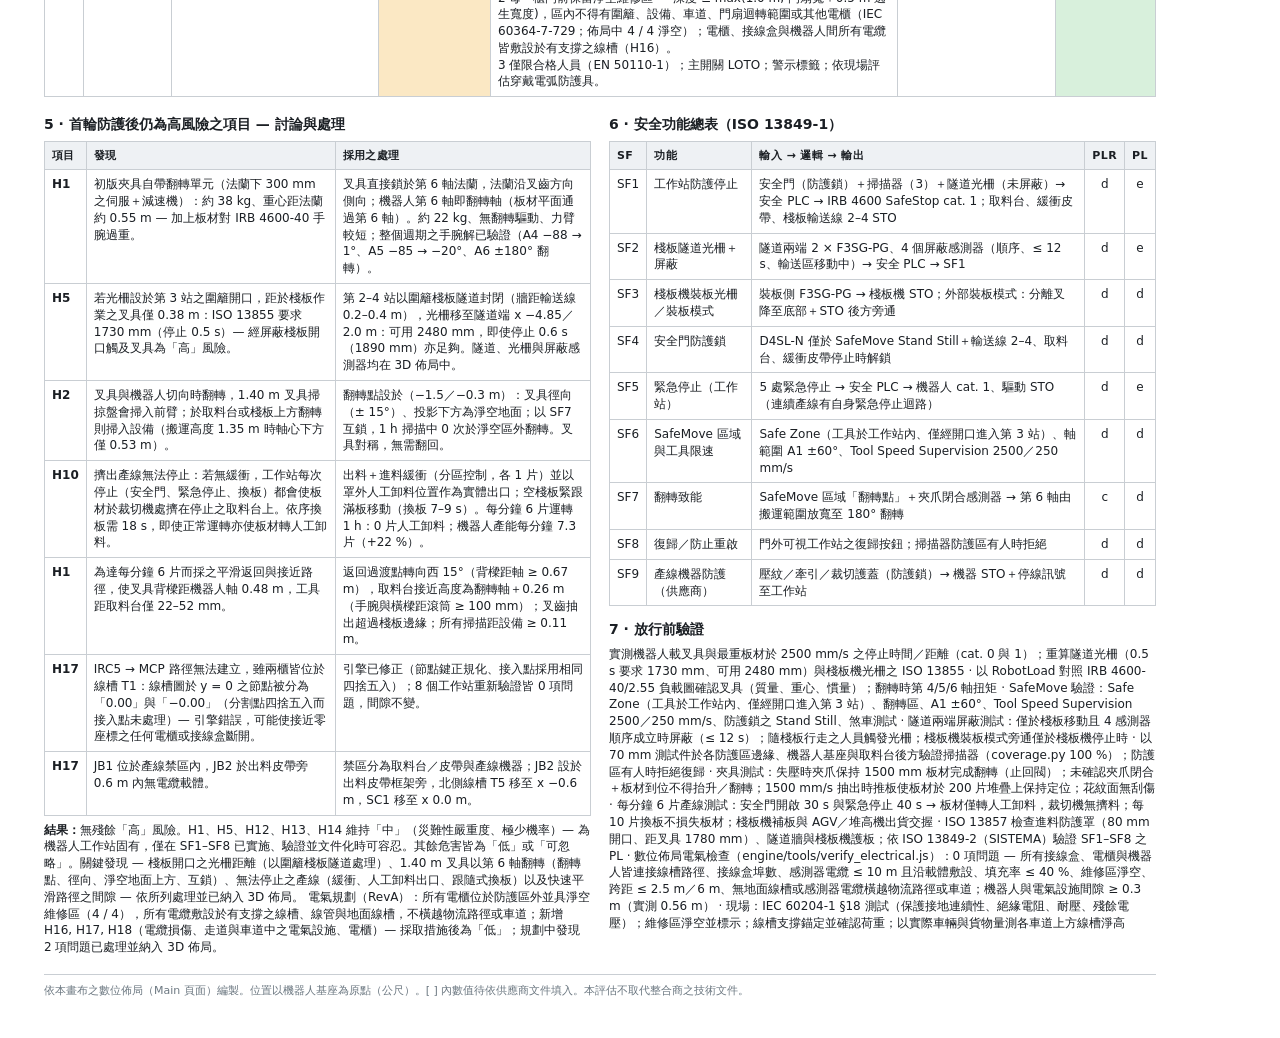
<file: projects/pp-stacking/docs/risk-assessment-zh.html>
<!doctype html>
<html lang="zh-Hant">
<head>
  <meta charset="utf-8">
</head>
<body>
<x-dc>
<helmet>
  <style>
    body { margin: 0; background: #ffffff; color: #1b1f24; font-family: "Segoe UI", system-ui, sans-serif; font-size: 12px; line-height: 1.4; }
    a { color: #b45309; } a:hover { color: #92400e; }
    table { border-collapse: collapse; width: 100%; }
    th, td { border: 1px solid #c9ced3; padding: 6px 7px; vertical-align: top; text-align: left; }
    th { background: #eef1f4; font-size: 11px; text-transform: uppercase; letter-spacing: .4px; }
    td.c { text-align: center; white-space: nowrap; }
    td.pre { white-space: pre-line; }
    .H { background: #f8d0d0; color: #8a1010; font-weight: 700; } .M { background: #fbe8c4; color: #7a4a00; font-weight: 700; }
    .L { background: #d8f0dc; color: #1d5c2c; font-weight: 700; } .N { background: #e8ecef; color: #3d474d; font-weight: 700; }
    .mx td { text-align: center; padding: 8px; }
    .tag { display: inline-block; padding: 1px 6px; border-radius: 4px; background: #eef1f4; font-size: 11px; margin: 1px 2px 1px 0; }
  </style>
</helmet>
<div style="width: 1200px; box-sizing: border-box; padding: 40px 44px; background: #ffffff; display: flex; flex-direction: column; gap: 18px;">
  <div style="display: flex; flex-direction: column; gap: 4px; border-bottom: 3px solid #ff6a13; padding-bottom: 12px;">
    <div style="font-size: 11px; text-transform: uppercase; letter-spacing: 1px; color: #6b7780;">機械風險評估 · ISO 12100:2010 · Doc RA-PP-STACKING-01 · RevA</div>
    <h1 style="margin: 0; font-size: 24px;">PP 地板堆疊工作站 — 壓紋（4）→ 牽引＋裁切（5）→ IRB 4600 翻轉叉具面對面堆疊（6）→ 6 站棧板輸送線 → AGV／堆高機</h1>
    <div style="color: #4a555d;">評估日期 [日期] · 評估者 [姓名／職務] · 審核 [姓名] · 機械限制依 ISO 12100 §5.3 如下。</div>
  </div>
  <div style="display: grid; grid-template-columns: repeat(2, minmax(0, 1fr)); gap: 18px;">
    <div style="display: flex; flex-direction: column; gap: 6px;">
      <h2 style="margin: 0; font-size: 14px;">1 · 機械限制（ISO 12100 §5.3）</h2>
      <div>設備：ABB IRB 4600-40/2.55（運動學與關節極限取自其 RobotStudio PIM.xml）落地安裝於原點，正面朝 −X；叉具約 22 kg，鎖於第 6 軸法蘭，法蘭沿叉齒側向 — 由機器人第 6 軸翻轉板材（橫樑 1400 mm、4 支固定叉齒＋4 支氣動夾持指 1230 mm、推桿）；取料台（具叉具槽之滾筒、伺服擋板）位於 x −2.9 → −1.6／y 0.55 → 2.45 m，滾筒頂 0.95 m；進料緩衝皮帶穿越上側圍籬（防護罩＋80 mm 開口）；出料皮帶及罩外人工卸料；二輥壓紋（4）、牽引與飛剪（5）由產線供應商提供；6 站鏈條輸送線位於 y −2.3 m（頂面 0.40 m、0.3 m/s）：1 棧板供給機（10 片）· 2 空板 · 3 堆疊（x −1.3）· 4–6 滿板緩衝；第 2–4 站位於圍籬隧道內；輸送線兩端設 AGV／堆高機車道；電櫃位於圍籬外。</div>
      <div>產品：PP 地板 寬 1000 × 長 1000／1300／1500 × 3 mm（1.3 t/m³ 時約 3.9–5.9 kg），自產線花紋面朝上；花紋面對花紋面堆疊（每第 2 片翻轉），每棧板 200 片（可調 2–400）→ 600 mm、≤ 1.2 t；棧板 1600 × 1100 鋪隔紙。</div>
      <div>速率與速度：產線每分鐘 6 片（板帶 6–9 m/min）；機器人 TCP 2500 mm/s（SafeMove Tool Speed Supervision），60 mm 接近區內 250 mm/s，叉齒抽出 1500 mm/s；第 6 軸翻轉 180° 需 0.9 s；皮帶 1.2 m/s；棧板輸送線 0.3 m/s；量測機器人週期 4.4–5.7 s，產能每分鐘 7.3 片。</div>
      <div>空間限制：圍籬 x −3.5 → 1.2 m、y −1.5 → 3.2 m、H2000，另加棧板隧道 x −4.85 → 2.0 m、y −3.3 → −1.5 m；開口：進料皮帶（上側，x −2.95 → −1.5 m，防護罩）、安全門（右側，y 0.6 → 1.8 m）、隧道光柵（x −4.85 與 2.0 m）、棧板機裝板側（x −7.15 m）。</div>
      <div>使用：自動運轉時操作員在外（HMI、人工卸料、堆高機補板、AGV／堆高機出貨）；經防護鎖安全門介入；維修依 LOTO。上游擠出／壓延（1–3）不在本評估範圍。</div>
    </div>
    <div style="display: flex; flex-direction: column; gap: 6px;">
      <h2 style="margin: 0; font-size: 14px;">2 · 適用標準</h2>
      <div>
        <span class="tag">ISO 12100:2010</span> 機械安全 — 風險評估與風險降低（三步驟法）<br>
        <span class="tag">ISO/TR 14121-2</span> 風險評估 — 實務指引與範例（本文件採用之風險矩陣）<br>
        <span class="tag">ISO 10218-1 / -2</span> 工業機器人 — 機器人本體／機器人系統與工作站整合<br>
        <span class="tag">ISO 11161</span> 整合製造系統 — 區域劃分、控制範圍（棧板區分區）<br>
        <span class="tag">ISO 13849-1 / -2</span> 控制系統安全相關部分 — PL、Category；驗證<br>
        <span class="tag">IEC 60204-1</span> 機械電氣設備<br>
        <span class="tag">ISO 13850</span> 緊急停止功能<br>
        <span class="tag">ISO 13855</span> 依接近速度定位安全防護裝置（S = K·T + C）<br>
        <span class="tag">ISO 13857</span> 安全距離 — 跨越／穿過開口伸入<br>
        <span class="tag">ISO 14120</span> 防護裝置 — 固定式與可動式<br>
        <span class="tag">ISO 14119</span> 互鎖裝置、防護鎖<br>
        <span class="tag">ISO 14118</span> 防止非預期啟動<br>
        <span class="tag">IEC 61496-1 / -2 / -3</span> ESPE — 安全光柵（Type 4）、雷射掃描器（Type 3）<br>
        <span class="tag">IEC 62046</span> 人員偵測防護設備之應用、屏蔽<br>
        <span class="tag">EN 619</span> 單元負載輸送設備 — 安全要求<br>
        <span class="tag">ISO 3691-1</span> 工業車輛 — 自走式車輛（平衡重式堆高機）<br>
        <span class="tag">ISO 11228-1 / -2</span> 人因工程 — 人工抬舉、推拉<br>
        <span class="tag">ISO 14122</span> 機械之固定通道（基座、平台）<br>
        <span class="tag">IEC 61439-1 / -2</span> 低壓開關設備及控制設備組件（MCP、子盤）<br>
        <span class="tag">IEC 60364-7-729</span> 低壓電氣裝置 — 操作與維修通道（電櫃維修區）<br>
        <span class="tag">IEC 61537</span> 電纜管理 — 電纜托盤及梯架系統（支撐、跨距、荷重）<br>
        <span class="tag">IEC 60364-5-52</span> 配線系統之選用與安裝（線槽填充、防損保護）<br>
        <span class="tag">EN 1114-1 / -3</span> 塑膠機械 — 擠出產線、牽引機（產線機器 4／5，供應商）<br>
        <span class="tag">ISO 3691-4</span> 無人駕駛工業車輛（AGV）<br>
        <span class="tag">ISO 4414</span> 氣壓動力 — 夾爪迴路安全<br>
      </div>
    </div>
  </div>
  <div style="display: flex; flex-direction: column; gap: 6px;">
    <h2 style="margin: 0; font-size: 14px;">3 · 風險評估方法（ISO/TR 14121-2 矩陣）</h2>
    <div style="display: grid; grid-template-columns: 2fr 3fr; gap: 18px;">
      <table class="mx">
        <tr><th>嚴重度 ↓ / 發生可能性 →</th><th>非常可能</th><th>可能</th><th>不太可能</th><th>極少</th></tr>
        <tr><th>災難性 — 死亡或永久失能</th><td class="H">高</td><td class="H">高</td><td class="H">高</td><td class="M">中</td></tr>
        <tr><th>嚴重 — 不可逆傷害（截肢、造成永久損傷之骨折）</th><td class="H">高</td><td class="H">高</td><td class="M">中</td><td class="L">低</td></tr>
        <tr><th>中度 — 可復原、需醫療處置之傷害</th><td class="H">高</td><td class="M">中</td><td class="L">低</td><td class="N">可忽略</td></tr>
        <tr><th>輕微 — 急救即可處理之輕傷</th><td class="M">中</td><td class="L">低</td><td class="N">可忽略</td><td class="N">可忽略</td></tr>
      </table>
      <div style="display: flex; flex-direction: column; gap: 5px;">
        <div><b>發生可能性</b>結合暴露、危害事件機率與迴避可能性（ISO 12100 §5.5.2）。<b>初始風險</b>為無防護時之估計；<b>殘餘風險</b>為實施所列措施後。</div>
        <div><b>接受準則:</b> <b>高</b> — 不可接受 — 必須進一步降低風險 · <b>中</b> — 僅在所列措施已實施、驗證並文件化時可容忍（ALARP） · <b>低</b> — 可接受 · <b>可忽略</b> — 可接受，無需措施</div>
        <div><b>PLr</b> 依 ISO 13849-1 風險圖（S · F · P）；ISO 10218-2 對機器人工作站安全功能預設最低 PL d、Cat. 3。</div>
        <div><b>須於實機驗證之關鍵假設：</b>IRB 4600 載 22 kg 叉具＋6 kg 板材以 2500 mm/s 之停止時間假設 0.5 s（須依 ABB 產品規格「停止距離與停止時間」cat. 0／1 驗證；0.6 s 時隧道光柵仍有 2480 ≥ 1890 mm）· 安全迴路反應 0.05 s · 叉具＋板材約 28 kg、重心沿工具軸距法蘭約 0.6 m，須以 ABB RobotLoad 對照 IRB 4600-40/2.55 負載圖確認（備案 IRB 4600-60/2.05）；此慣量下第 6 軸 0.9 s 翻轉 180° 待確認· 週期模型 TCP 加速度 6 m/s² · 板材密度 1.3 t/m³（填充 PP）· 板材平整可進入 50 mm 叉口 · 產線機器 4／5 由供應商取得 CE · AGV 符合 ISO 3691-4。 電氣規劃：MCP 供電 400 V 三相 TN-S；電櫃尺寸取典型值（MCP 1200 × 600 × 2000、子盤 800 × 400 × 1200、IRC5 730 × 720 × 970 mm）；線槽填充以典型電纜外徑計；不假設建築鋼構 — 所有線槽皆落地支撐；M12 感測器電纜 ≤ 10 m。</div>
      </div>
    </div>
  </div>
  <div style="display: flex; flex-direction: column; gap: 6px;">
    <h2 style="margin: 0; font-size: 14px;">4 · 危害辨識與風險降低（ISO 12100 附錄 B 危害類型；三步驟法）</h2>
    <table>
      <tr><th>ID</th><th>階段 · 區域</th><th>危害</th><th>初始風險</th><th>風險降低措施（1 本質安全設計 · 2 安全防護 · 3 使用資訊）</th><th>安全功能 · PLr → PL</th><th>殘餘風險</th></tr>
      <tr><td class="c">H1</td><td>自動運轉 · 機器人工作站</td><td>機械性 · IRB 4600（40 kg 級）、裝於第 6 軸法蘭之 22 kg 叉具（1400 × 1360 mm）及 6 kg 板材以 2500 mm/s 在取料台與第 3 站間移動之撞擊／夾壓；叉具掃掠距機器人軸達 3.1 m · 致命傷害</td><td class="c H">災難性 · 可能<br>高</td><td class="pre">1 SafeMove Safe Zone 使整個工具保持在工作站內（驗證路徑中叉具距圍籬 ≥ 0.42 m；僅經 x −2.3 → −0.3 m 開口進入第 3 站），Tool Speed Supervision 2500 mm/s，60 mm 接近區內 250 mm/s；A1 範圍 −49° → +47°（軸範圍 −60° → +60°）；路徑已於數位佈局驗證無碰撞（距所有設備 ≥ 100 mm，叉具距機器人軸 ≥ 0.67 m）。
2 周界圍籬 H2000（ISO 14120、ISO 13857 表 1）含棧板隧道；防護鎖安全門（H12）；隧道光柵（H5）；3 台 OS32C 雷射掃描器防止有人時重啟（H13）。
3 安全門與開口警示標示；手冊載明佈局、區域與停止數據。</td><td>SF1 cell guard stop 工作站防護停止; SF6 SafeMove zones / tool speed 安全區域／工具限速 · PLr d → PL e</td><td class="c M">災難性 · 極少<br>中</td></tr>
      <tr><td class="c">H2</td><td>板材翻轉 · 叉具旋轉</td><td>機械性 · 叉具（± 0.70 m）由機器人第 6 軸於 0.9 s 內旋轉 180°，掃掠直徑 1.40 m 之圓柱：撞擊機器人前臂、取料台、棧板輸送線或堆疊，板材或叉具零件飛出</td><td class="c H">嚴重 · 可能<br>高</td><td class="pre">1 僅於翻轉點（−1.5／−0.3 m，搬運高度 1.35 m）翻轉：叉具徑向朝外（± 15°，A5 約 −20°，遠離手腕奇異點）使掃掠盤位於手腕前方，投影下方為淨空地面（無取料台、皮帶、輸送線、棧板），軸心距地面 ≥ 半寬＋0.1 m；對稱叉具（兩組相同梳齒）→ 不需翻回，每第 2 片交替 +180°／−180°（非連續旋轉，氣管保持短）。
2 翻轉致能（SF7）：僅於 SafeMove 回報工具位於翻轉區且夾爪已閉合時，第 6 軸方可超出搬運範圍旋轉（SafeMove 軸範圍＋工具方向監控）；已於數位佈局驗證（1 h 內 0 次於淨空區外翻轉）。
3 翻轉區載於 SafeMove 組態報告。</td><td>SF7 flip enable 翻轉致能; SF6 SafeMove · PLr c → PL d</td><td class="c L">嚴重 · 極少<br>低</td></tr>
      <tr><td class="c">H3</td><td>搬運 · 板材掉落</td><td>板材（≤ 1500 × 1000 × 3 mm、≤ 6 kg）於失壓、翻轉中或 2500 mm/s 時自叉具滑出；以邊緣落下</td><td class="c M">嚴重 · 不太可能<br>中</td><td class="pre">1 板材以兩組梳齒全寬夾持（無懸臂）；夾爪氣缸具先導式止回閥（失壓時保持夾緊）；推板封閉根部側。
2 夾爪閉合與板材到位感測器：兩者皆未確認不得抬升／翻轉／迴轉；所有動作於圍籬內（H1）。
3 排除卡料時戴防割手套。</td><td>SF7 flip enable 翻轉致能 · PLr c → PL d</td><td class="c L">嚴重 · 極少<br>低</td></tr>
      <tr><td class="c">H4</td><td>板材進料 · 上側圍籬開口</td><td>沿進料皮帶經圍籬伸入或爬入取料台（叉具停於滾筒間隙、機器人抬起板材處）</td><td class="c H">嚴重 · 可能<br>高</td><td class="pre">1 開口僅供皮帶（寬 1450 mm）；緩衝皮帶上方設固定防護罩（圍籬線至外側 0.9 m），外端開口高 80 mm，皮帶下方固定護板。
2 ISO 13857 表 4：開口 20 &lt; e ≤ 120 mm → ≥ 850 mm；開口至叉具投影可用 1780 mm。
3 標示；人工卸料僅於罩外之出料皮帶。</td><td>— (fixed guard 固定防護)</td><td class="c L">嚴重 · 極少<br>低</td></tr>
      <tr><td class="c">H5</td><td>棧板隧道 · 空板進入與滿板出口</td><td>人員沿棧板輸送線經隧道端光柵（第 1／2 或 4／5 站之間）進入，或於光柵屏蔽時隨棧板進入，而接近第 3 站之叉具</td><td class="c H">災難性 · 可能<br>高</td><td class="pre">1 第 2–4 站位於圍籬隧道內（牆距輸送線 0.2–0.4 m：無站立空間）；機器人僅到達第 3 站。
2 隧道兩端（x −4.85 與 2.0 m）設 F3SG-PG 多光束光柵，僅棧板通過時屏蔽（4 個屏蔽感測器、順序、時間限制、屏蔽燈），否則遮斷即停止工作站（SF2）；ISO 13855：S = 1600 × (0.5 + 0.05) + 850 = 1730 mm（0.6 s 時 1890 mm），至第 3 站叉具可用 2480 mm — 若光柵設於第 3 站開口僅距叉具 0.38 m（處理項）。
3 屏蔽覆寫僅能由外部鑰匙操作；地面標線。</td><td>SF2 tunnel curtains + muting 隧道光柵＋屏蔽 · PLr d → PL e</td><td class="c M">災難性 · 極少<br>中</td></tr>
      <tr><td class="c">H6</td><td>棧板鏈條輸送線 · 第 1–6 站</td><td>鏈條與鏈輪之捲入，移動棧板（200 片堆疊時 ≤ 1.3 t）與機架、止擋或下一棧板間之手腳夾壓；第 5–6 站位於圍籬外可接近</td><td class="c H">嚴重 · 可能<br>高</td><td class="pre">1 分區控制鏈條輸送線 0.3 m/s，棧板每次僅移動一站並保持 ≥ 0.3 m 間距；鏈條驅動與鏈輪固定護蓋；驅動裝置位於遠離機器人側。
2 第 2–4 站位於隧道內（SF2）；第 5–6 站：第 6 站緊急停止、4–6 站拉繩開關、各區警示燈；車輛僅於該區停止時於第 6 站取板（交握）。
3 走道標線；禁止站立於輸送線上。</td><td>SF5 E-stop 緊急停止 · PLr d → PL d</td><td class="c L">嚴重 · 極少<br>低</td></tr>
      <tr><td class="c">H7</td><td>棧板供給機 · 第 1 站</td><td>分離叉與抬升棧板堆（10 片 1600 × 1100 棧板）之夾壓；堆高機裝板時棧板堆倒落；由裝板側伸入棧板機</td><td class="c H">嚴重 · 可能<br>高</td><td class="pre">1 機架具側護板（H1.6 m），分離叉具機械鎖定，棧板堆由四支立柱導引。
2 裝板側 F3SG-PG 光柵：光柵淨空時棧板機方可運轉；裝板模式（由外部 HMI）先停止棧板機並使分離叉降至底部，再為堆高機旁通光柵（SF3）；棧板機設緊急停止。
3 堆高機駕駛訓練；低存量指示燈（≤ 2 片）。</td><td>SF3 stacker loading curtain / load mode 棧板機裝板光柵／裝板模式 · PLr d → PL d</td><td class="c L">嚴重 · 極少<br>低</td></tr>
      <tr><td class="c">H8</td><td>車輛 · 第 6 站與棧板機補板之 AGV／堆高機</td><td>AGV 或堆高機（滿板 ≤ 1.3 t）於車道內撞擊／夾壓人員；棧板自貨叉掉落；車輛撞擊輸送線端、光柵立柱或電櫃</td><td class="c H">嚴重 · 可能<br>高</td><td class="pre">1 輸送線兩端設專用車道（車輛＋棧板＋每側 0.2 m），車道內無線槽立柱、接線盒或電櫃；車道上方線槽 ≥ 2.6 m。
2 AGV 符合 ISO 3691-4 並具人員偵測掃描器；堆高機符合 ISO 3691-1；僅於該區停止時於第 6 站取板（交握）；僅於棧板機裝板模式時補板。
3 車道標線、行人路線遠離車道、訓練。</td><td>AGV safety functions (supplier) AGV 安全功能（供應商） · PLr d → PL d</td><td class="c L">嚴重 · 極少<br>低</td></tr>
      <tr><td class="c">H9</td><td>產線機器 · 壓紋（4）、牽引＋裁切（5）</td><td>壓紋輥與牽引輥之捲入點；飛剪刀具切割；溫熱壓紋輥燙傷</td><td class="c H">嚴重 · 可能<br>高</td><td class="pre">1 機器由產線供應商提供，具 CE 標示及自身固定防護（ISO 13857）與互鎖護蓋（刀具防護鎖、STO）；輥筒入口捲入防護；壓紋與牽引間設冷卻輸送段。
2 機器上之產線緊急停止停止產線並通知工作站；工作站緊急停止不停止連續產線（板材轉人工卸料，H10）。
3 高溫與捲入警示；換輥僅於 LOTO 下進行。</td><td>SF9 line machine guards (supplier) 產線機器防護（供應商） · PLr d → PL d</td><td class="c L">嚴重 · 極少<br>低</td></tr>
      <tr><td class="c">H10</td><td>人工卸料 · 出料皮帶（工作站停止時）</td><td>工作站停止時操作員自出料皮帶取下板材：板邊割傷、手遭以 1.2 m/s 到達之下一片板材撞擊、自皮帶高度搬起 1500 × 1000 mm 板材（6 kg）</td><td class="c M">中度 · 可能<br>中</td><td class="pre">1 產線無法停止，工作站之每次停止皆有實體出口：出料＋進料緩衝（各 1 片），再人工卸料至出料皮帶旁（罩外）之棧板；被保持板材下之皮帶區停止，下一片於前一區等待；換板僅需 7–9 s 且不損失板材（下一棧板緊跟滿板移動）。
2 需取下板材時出料皮帶指示燈亮。
3 防割手套；1.5 m 板材雙手搬運（ISO 11228-1：6 kg 遠低於限值）。</td><td>—</td><td class="c L">中度 · 不太可能<br>低</td></tr>
      <tr><td class="c">H11</td><td>堆疊 · 棧板品質與堆疊穩定性</td><td>堆疊（≤ 200 片、600 mm、≤ 1.2 t）於輸送或車輛搬運時滑落；花紋面刮傷（產品損傷）</td><td class="c M">嚴重 · 不太可能<br>中</td><td class="pre">1 板材於堆疊上方 10 mm 放下並由推板脫離（不在下層板上滑動）；花紋面對花紋面／背面對背面（每第 2 片翻轉），頂片背面朝上；棧板面鋪隔紙；第 3 站棧板定位（止擋＋導板）。
2 堆疊高度由每棧板片數配方限制；輸送線 0.3 m/s 軟啟動。
3 出貨時打帶／纏膜（不在本範圍）。</td><td>—</td><td class="c L">嚴重 · 極少<br>低</td></tr>
      <tr><td class="c">H12</td><td>介入 · 排除卡料、夾具／取料台維修</td><td>人員於工作站內：機器人或叉具意外啟動、夾爪氣缸之殘留能量、夾爪張開時板材掉落、機器人仍在移動時開門</td><td class="c H">災難性 · 可能<br>高</td><td class="pre">1 防護鎖安全門（右側圍籬，1.2 m）：僅於 SafeMove Stand Still 且輸送線停止後解鎖（SF4）；取料台、緩衝皮帶與第 2–4 站隨門停止；產線持續運轉（H10）。
2 手動模式 T1 ≤ 250 mm/s 並使用致能裝置；氣動洩壓閥＋夾爪止回閥（板材保持夾持直到手動釋放）；主開關 LOTO；掃描器防止有人時重啟（SF8）。
3 排除卡料與更換夾具程序；訓練。</td><td>SF4 guard locking 防護鎖; SF8 reset / restart prevention 復歸／防止重啟 · PLr d → PL e</td><td class="c M">災難性 · 極少<br>中</td></tr>
      <tr><td class="c">H13</td><td>工作站內有人時重啟</td><td>安全門關閉後，另一人仍在工作站內（機器人基座或取料台後方）時自動重啟</td><td class="c H">災難性 · 可能<br>高</td><td class="pre">1 圍籬上 3 台 OS32C 雷射掃描器（防護區 4.0 m）：coverage.py 涵蓋工作站地面 100 %，其中一台可看見機器人基座與取料台後方。
2 僅能於門外可全視工作站處復歸，防護區有人時拒絕復歸（SF8）。
3 介入期間於門互鎖掛個人鎖。</td><td>SF8 reset / restart prevention 復歸／防止重啟 · PLr d → PL d</td><td class="c M">災難性 · 極少<br>中</td></tr>
      <tr><td class="c">H14</td><td>緊急停止</td><td>於安全門、棧板機、滿板端、人工卸料處或西側圍籬無法迅速停止工作站</td><td class="c H">災難性 · 不太可能<br>高</td><td class="pre">1 五處緊急停止（安全門、西側圍籬、棧板機、第 6 站、人工卸料處）→ 機器人、取料台、緩衝皮帶、棧板輸送線與棧板機 cat. 0／1 停止。
2 工作站緊急停止不停止連續產線（由機器 4／5 上之產線緊急停止負責）；板材轉人工卸料。
3 定期功能測試。</td><td>SF5 E-stop 緊急停止 · PLr d → PL e</td><td class="c M">災難性 · 極少<br>中</td></tr>
      <tr><td class="c">H15</td><td>地面 · 工作站周邊走道</td><td>人工卸料處、棧板機及車道附近滑倒／絆倒；地面板材碎屑</td><td class="c L">中度 · 不太可能<br>低</td><td class="pre">1 環氧地坪、走道與車道標線，工作站外無地面電纜（H17）。
2 —
3 整理整頓，裁切機旁設碎料桶。</td><td>—</td><td class="c N">輕微 · 不太可能<br>可忽略</td></tr>
      <tr><td class="c">H16</td><td>電纜路徑 · 線槽、線管、地面線槽</td><td>電氣／火災 · 電纜絕緣受損 — 遭車輛或棧板壓損、被運動設備割傷、遭機器人撞擊、於過滿線槽內過熱 → 裸露導體觸電、安全訊號喪失、火災</td><td class="c H">嚴重 · 可能<br>高</td><td class="pre">1 電櫃、接線盒與機器人間所有電纜敷設於穿孔或梯式線槽（IEC 61537），高度 ≥ 2.2 m，跨越交通處為車輛／貨物高度＋0.2 m（棧板輸送線兩端 AGV／堆高機車道淨高 2.6 m（門架 2.4 m））；機器人電纜之地面線槽僅限防護區內，且不得橫越物流路徑或車道；感測器電纜（≤ 10 m）敷設於圍籬橫桿線槽及設備框架內 — 無懸空電纜，亦不橫越輸送帶、車道或門道；線槽填充率 ≤ 40 %（最大 19 %）。
2 機器人手臂、工具與搬運物於整個週期內與所有線槽、支架、垂直線槽及電櫃保持 ≥ 0.56 m（已於數位佈局驗證）；安全訊號具交叉故障偵測（ISO 13849-2）；保護接地連續性與絕緣測試（IEC 60204-1 §18）。
3 線槽、地面線槽與感測器電纜納入檢查計畫；損壞電纜更換而非修補。</td><td>—</td><td class="c L">嚴重 · 極少<br>低</td></tr>
      <tr><td class="c">H17</td><td>走道與車道中之電氣設施</td><td>機械性 · 絆倒於地面線槽；人員或車輛撞擊線槽立柱或接線盒立柱；線槽段遭車輛撞擊或過載後掉落；櫃門無法完全開啟（逃生受阻）</td><td class="c M">嚴重 · 不太可能<br>中</td><td class="pre">1 線槽支撐：落地支架立柱具錨定底板、橫臂與斜撐，間距 ≤ 2.0 m，跨距 ≤ 2.5 m（穿孔線槽）／≤ 6 m（跨越車道、門及機器之梯式線槽）；立柱、接線盒立柱不得位於車道（車道 = 車輛＋貨物）、門扇迴轉範圍、電櫃維修區或物流路徑內，不得位於圍籬線上或距機器人基座 0.9 m 內（佈局中已配置並檢查 23 支立柱）；地面線槽具黃色斜坡，僅設於工作站內，不得位於門道或走道。
2 維修區保持淨空並於地面標示。
3 鄰近交通之立柱以黃黑標示；安裝時及檢查計畫中確認線槽荷重與錨定。</td><td>—</td><td class="c L">嚴重 · 極少<br>低</td></tr>
      <tr><td class="c">H18</td><td>電櫃 · MCP、子盤、機器人控制櫃（圍籬外）</td><td>電氣 · 電櫃觸電、電弧（400 V）</td><td class="c M">嚴重 · 不太可能<br>中</td><td class="pre">1 單一主控制盤（MCP：電源進線、可上鎖主開關、產線 PLC＋安全 PLC、配電）；所有電櫃皆位於防護區外（MCP 主控制盤與 RC1 IRC5 控制櫃位於工作站東側，SC1 產線控制盤位於裁切機／壓紋機旁，SC2 棧板輸送線／棧板機遠端 I/O 位於工作站西側）；符合 IEC 60204-1／IEC 61439 之 IP54 櫃體，門連鎖主開關；現場元件經 6 個接線盒以 24 V 供電，接線盒於電纜可及處一律設於圍籬外（維修無需進入區域）。
2 每一櫃門前保留淨空維修區 — 深度 ≥ max(1.0 m, 門扇寬＋0.5 m 逃生寬度)，區內不得有圍籬、設備、車道、門扇迴轉範圍或其他電櫃（IEC 60364-7-729；佈局中 4 / 4 淨空）；電櫃、接線盒與機器人間所有電纜皆敷設於有支撐之線槽（H16）。
3 僅限合格人員（EN 50110-1）；主開關 LOTO；警示標籤；依現場評估穿戴電弧防護具。</td><td>—</td><td class="c L">嚴重 · 極少<br>低</td></tr>
    </table>
  </div>
  <div style="display: grid; grid-template-columns: repeat(2, minmax(0, 1fr)); gap: 18px;">
    <div style="display: flex; flex-direction: column; gap: 6px;">
      <h2 style="margin: 0; font-size: 14px;">5 · 首輪防護後仍為高風險之項目 — 討論與處理</h2>
      <table>
        <tr><th>項目</th><th>發現</th><th>採用之處理</th></tr>
        <tr><td><b>H1</b></td><td>初版夾具自帶翻轉單元（法蘭下 300 mm 之伺服＋減速機）：約 38 kg、重心距法蘭約 0.55 m — 加上板材對 IRB 4600-40 手腕過重。</td><td>叉具直接鎖於第 6 軸法蘭，法蘭沿叉齒方向側向；機器人第 6 軸即翻轉軸（板材平面通過第 6 軸）。約 22 kg、無翻轉驅動、力臂較短；整個週期之手腕解已驗證（A4 −88 → 1°、A5 −85 → −20°、A6 ±180° 翻轉）。</td></tr>
        <tr><td><b>H5</b></td><td>若光柵設於第 3 站之圍籬開口，距於棧板作業之叉具僅 0.38 m：ISO 13855 要求 1730 mm（停止 0.5 s）— 經屏蔽棧板開口觸及叉具為「高」風險。</td><td>第 2–4 站以圍籬棧板隧道封閉（牆距輸送線 0.2–0.4 m），光柵移至隧道端 x −4.85／2.0 m：可用 2480 mm，即使停止 0.6 s（1890 mm）亦足夠。隧道、光柵與屏蔽感測器均在 3D 佈局中。</td></tr>
        <tr><td><b>H2</b></td><td>叉具與機器人切向時翻轉，1.40 m 叉具掃掠盤會掃入前臂；於取料台或棧板上方翻轉則掃入設備（搬運高度 1.35 m 時軸心下方僅 0.53 m）。</td><td>翻轉點設於（−1.5／−0.3 m）：叉具徑向（± 15°）、投影下方為淨空地面；以 SF7 互鎖，1 h 掃描中 0 次於淨空區外翻轉。叉具對稱，無需翻回。</td></tr>
        <tr><td><b>H10</b></td><td>擠出產線無法停止：若無緩衝，工作站每次停止（安全門、緊急停止、換板）都會使板材於裁切機處擠在停止之取料台上。依序換板需 18 s，即使正常運轉亦使板材轉人工卸料。</td><td>出料＋進料緩衝（分區控制，各 1 片）並以罩外人工卸料位置作為實體出口；空棧板緊跟滿板移動（換板 7–9 s）。每分鐘 6 片運轉 1 h：0 片人工卸料；機器人產能每分鐘 7.3 片（+22 %）。</td></tr>
        <tr><td><b>H1</b></td><td>為達每分鐘 6 片而採之平滑返回與接近路徑，使叉具背樑距機器人軸 0.48 m，工具距取料台僅 22–52 mm。</td><td>返回過渡點轉向西 15°（背樑距軸 ≥ 0.67 m），取料台接近高度為翻轉軸＋0.26 m（手腕與橫樑距滾筒 ≥ 100 mm）；叉齒抽出超過棧板邊緣；所有掃描距設備 ≥ 0.11 m。</td></tr>
        <tr><td><b>H17</b></td><td>IRC5 → MCP 路徑無法建立，雖兩櫃皆位於線槽 T1：線槽圖於 y = 0 之節點被分為「0.00」與「−0.00」（分割點四捨五入而接入點未處理）— 引擎錯誤，可能使接近零座標之任何電櫃或接線盒斷開。</td><td>引擎已修正（節點鍵正規化、接入點採用相同四捨五入）；8 個工作站重新驗證皆 0 項問題，間隙不變。</td></tr>
        <tr><td><b>H17</b></td><td>JB1 位於產線禁區內，JB2 於出料皮帶旁 0.6 m 內無電纜載體。</td><td>禁區分為取料台／皮帶與產線機器；JB2 設於出料皮帶框架旁，北側線槽 T5 移至 x −0.6 m，SC1 移至 x 0.0 m。</td></tr>
      </table>
      <div><b>結果：</b>無殘餘「高」風險。H1、H5、H12、H13、H14 維持「中」（災難性嚴重度、極少機率）— 為機器人工作站固有，僅在 SF1–SF8 已實施、驗證並文件化時可容忍。其餘危害皆為「低」或「可忽略」。關鍵發現 — 棧板開口之光柵距離（以圍籬棧板隧道處理）、1.40 m 叉具以第 6 軸翻轉（翻轉點、徑向、淨空地面上方、互鎖）、無法停止之產線（緩衝、人工卸料出口、跟隨式換板）以及快速平滑路徑之間隙 — 依所列處理並已納入 3D 佈局。 電氣規劃（RevA）：所有電櫃位於防護區外並具淨空維修區（4 / 4），所有電纜敷設於有支撐之線槽、線管與地面線槽，不橫越物流路徑或車道；新增 H16, H17, H18（電纜損傷、走道與車道中之電氣設施、電櫃）— 採取措施後為「低」；規劃中發現 2 項問題已處理並納入 3D 佈局。</div>
    </div>
    <div style="display: flex; flex-direction: column; gap: 6px;">
      <h2 style="margin: 0; font-size: 14px;">6 · 安全功能總表（ISO 13849-1）</h2>
      <table>
        <tr><th>SF</th><th>功能</th><th>輸入 → 邏輯 → 輸出</th><th>PLr</th><th>PL</th></tr>
        <tr><td>SF1</td><td>工作站防護停止</td><td>安全門（防護鎖）＋掃描器（3）＋隧道光柵（未屏蔽）→ 安全 PLC → IRB 4600 SafeStop cat. 1；取料台、緩衝皮帶、棧板輸送線 2–4 STO</td><td class="c">d</td><td class="c">e</td></tr>
        <tr><td>SF2</td><td>棧板隧道光柵＋屏蔽</td><td>隧道兩端 2 × F3SG-PG、4 個屏蔽感測器（順序、≤ 12 s、輸送區移動中）→ 安全 PLC → SF1</td><td class="c">d</td><td class="c">e</td></tr>
        <tr><td>SF3</td><td>棧板機裝板光柵／裝板模式</td><td>裝板側 F3SG-PG → 棧板機 STO；外部裝板模式：分離叉降至底部＋STO 後方旁通</td><td class="c">d</td><td class="c">d</td></tr>
        <tr><td>SF4</td><td>安全門防護鎖</td><td>D4SL-N 僅於 SafeMove Stand Still＋輸送線 2–4、取料台、緩衝皮帶停止時解鎖</td><td class="c">d</td><td class="c">d</td></tr>
        <tr><td>SF5</td><td>緊急停止（工作站）</td><td>5 處緊急停止 → 安全 PLC → 機器人 cat. 1、驅動 STO（連續產線有自身緊急停止迴路）</td><td class="c">d</td><td class="c">e</td></tr>
        <tr><td>SF6</td><td>SafeMove 區域與工具限速</td><td>Safe Zone（工具於工作站內、僅經開口進入第 3 站）、軸範圍 A1 ±60°、Tool Speed Supervision 2500／250 mm/s</td><td class="c">d</td><td class="c">d</td></tr>
        <tr><td>SF7</td><td>翻轉致能</td><td>SafeMove 區域「翻轉點」＋夾爪閉合感測器 → 第 6 軸由搬運範圍放寬至 180° 翻轉</td><td class="c">c</td><td class="c">d</td></tr>
        <tr><td>SF8</td><td>復歸／防止重啟</td><td>門外可視工作站之復歸按鈕；掃描器防護區有人時拒絕</td><td class="c">d</td><td class="c">d</td></tr>
        <tr><td>SF9</td><td>產線機器防護（供應商）</td><td>壓紋／牽引／裁切護蓋（防護鎖）→ 機器 STO＋停線訊號至工作站</td><td class="c">d</td><td class="c">d</td></tr>
      </table>
      <h2 style="margin: 8px 0 0; font-size: 14px;">7 · 放行前驗證</h2>
      <div>實測機器人載叉具與最重板材於 2500 mm/s 之停止時間／距離（cat. 0 與 1）；重算隧道光柵（0.5 s 要求 1730 mm、可用 2480 mm）與棧板機光柵之 ISO 13855 · 以 RobotLoad 對照 IRB 4600-40/2.55 負載圖確認叉具（質量、重心、慣量）；翻轉時第 4/5/6 軸扭矩 · SafeMove 驗證：Safe Zone（工具於工作站內、僅經開口進入第 3 站）、翻轉區、A1 ±60°、Tool Speed Supervision 2500／250 mm/s、防護鎖之 Stand Still、煞車測試 · 隧道兩端屏蔽測試：僅於棧板移動且 4 感測器順序成立時屏蔽（≤ 12 s）；隨棧板行走之人員觸發光柵；棧板機裝板模式旁通僅於棧板機停止時 · 以 70 mm 測試件於各防護區邊緣、機器人基座與取料台後方驗證掃描器（coverage.py 100 %）；防護區有人時拒絕復歸 · 夾具測試：失壓時夾爪保持 1500 mm 板材完成翻轉（止回閥）；未確認夾爪閉合＋板材到位不得抬升／翻轉；1500 mm/s 抽出時推板使板材於 200 片堆疊上保持定位；花紋面無刮傷 · 每分鐘 6 片產線測試：安全門開啟 30 s 與緊急停止 40 s → 板材僅轉人工卸料，裁切機無擠料；每 10 片換板不損失板材；棧板機補板與 AGV／堆高機出貨交握 · ISO 13857 檢查進料防護罩（80 mm 開口、距叉具 1780 mm）、隧道牆與棧板機護板；依 ISO 13849-2（SISTEMA）驗證 SF1–SF8 之 PL · 數位佈局電氣檢查（engine/tools/verify_electrical.js）：0 項問題 — 所有接線盒、電櫃與機器人皆連接線槽路徑、接線盒埠數、感測器電纜 ≤ 10 m 且沿載體敷設、填充率 ≤ 40 %、維修區淨空、跨距 ≤ 2.5 m／6 m、無地面線槽或感測器電纜橫越物流路徑或車道；機器人與電氣設施間隙 ≥ 0.3 m（實測 0.56 m） · 現場：IEC 60204-1 §18 測試（保護接地連續性、絕緣電阻、耐壓、殘餘電壓）；維修區淨空並標示；線槽支撐錨定並確認荷重；以實際車輛與貨物量測各車道上方線槽淨高</div>
    </div>
  </div>
  <div style="border-top: 1px solid #c9ced3; padding-top: 8px; color: #6b7780; font-size: 11px;">依本畫布之數位佈局（Main 頁面）編製。位置以機器人基座為原點（公尺）。[ ] 內數值待依供應商文件填入。本評估不取代整合商之技術文件。</div>
</div>
</x-dc>
<script data-dc-script data-props='{"$preview":{"width":1200,"height":2600}}'>
class Component extends DCLogic {
  renderVals() { return {}; }
}
</script>
</body>
</html>
</file>
<file: assets/site.css>
/* Layout: single reading column (72rem max) with full-bleed image bands; spec-sheet strips for figures. */
:root {
  --bg: #f3f4f2;
  --surface: #ffffff;
  --ink: #161a1e;
  --mute: #5b646d;
  --rule: #d5d9dc;
  --accent: #d9530c;        /* safety orange, darkened for light ground */
  --accent-ink: #ffffff;
  --signal: #b88a00;        /* fence yellow */
  --ok: #1f8a4c;
  --warn: #b7791f;
  --bad: #c0362c;
  --shot-bg: #14181d;
  --font-display: "Archivo", "Noto Sans TC", "PingFang TC", "Microsoft JhengHei", "Arial Narrow", system-ui, sans-serif;
  --font-body: "Source Sans 3", "Noto Sans TC", "PingFang TC", "Microsoft JhengHei", "Segoe UI", system-ui, sans-serif;
  --font-mono: "JetBrains Mono", "Noto Sans TC", ui-monospace, "SFMono-Regular", Consolas, monospace;
  --max: 72rem;
}
@media (prefers-color-scheme: dark) {
  :root:not([data-theme="light"]) {
    --bg: #12161a; --surface: #1a1f25; --ink: #e8ecef; --mute: #98a2ab; --rule: #2c343c;
    --accent: #ff6a13; --accent-ink: #14181d; --signal: #f2c230;
    --ok: #35c26b; --warn: #ffb020; --bad: #ff5a4d; color-scheme: dark;
  }
}
:root[data-theme="dark"] {
  --bg: #12161a; --surface: #1a1f25; --ink: #e8ecef; --mute: #98a2ab; --rule: #2c343c;
  --accent: #ff6a13; --accent-ink: #14181d; --signal: #f2c230;
  --ok: #35c26b; --warn: #ffb020; --bad: #ff5a4d; color-scheme: dark;
}

* { box-sizing: border-box; }
html { -webkit-text-size-adjust: 100%; }
body {
  margin: 0; background: var(--bg); color: var(--ink);
  font: 400 1.0625rem/1.6 var(--font-body);
}
img { max-width: 100%; display: block; }
a { color: var(--accent); text-underline-offset: 3px; }
a:focus-visible, button:focus-visible { outline: 2px solid var(--accent); outline-offset: 3px; }
h1, h2, h3 { font-family: var(--font-display); text-wrap: balance; margin: 0; line-height: 1.1; }
p { margin: 0; }

.wrap {
  max-width: var(--max); margin: 0 auto;
  padding-left: max(16px, env(safe-area-inset-left, 0px));
  padding-right: max(16px, env(safe-area-inset-right, 0px));
}
.eyebrow {
  font: 600 0.75rem/1.2 var(--font-mono); letter-spacing: 0.08em; text-transform: uppercase; color: var(--mute);
}
.mono { font-family: var(--font-mono); font-variant-numeric: tabular-nums; }

/* top bar */
.bar { border-bottom: 1px solid var(--rule); }
.bar .wrap { display: flex; justify-content: space-between; align-items: center; gap: 1rem; padding-block: 0.9rem; }
.bar a { color: var(--ink); text-decoration: none; font: 600 0.9rem var(--font-display); }
.bar nav { display: flex; gap: 1.25rem; flex-wrap: wrap; }
.bar nav a { color: var(--mute); font-weight: 500; }
.bar nav a:hover { color: var(--accent); }
.bar a, .lang button { white-space: nowrap; }
@media (max-width: 44rem) { .bar nav { display: none; } }

/* buttons */
.btns { display: flex; flex-wrap: wrap; gap: 0.75rem; }
.btn {
  display: inline-flex; align-items: center; gap: 0.5rem; padding: 0.7rem 1.1rem; border-radius: 4px;
  font: 600 0.95rem var(--font-display); text-decoration: none; border: 1px solid var(--rule); color: var(--ink); background: transparent; cursor: pointer;
}
.btn:hover { border-color: var(--accent); color: var(--accent); }
.btn.primary { background: var(--accent); border-color: var(--accent); color: var(--accent-ink); }
.btn.primary:hover { filter: brightness(1.08); color: var(--accent-ink); }

/* sections */
section { padding-block: 4.5rem 0; }
.sec-head { display: grid; gap: 0.6rem; margin-bottom: 2rem; max-width: 46rem; }
.sec-head h2 { font-size: clamp(1.6rem, 3.2vw, 2.3rem); font-weight: 700; letter-spacing: -0.01em; }
.sec-head p { color: var(--mute); }
.prose { max-width: 42rem; display: grid; gap: 1rem; }
footer { margin-top: 6rem; border-top: 1px solid var(--rule); color: var(--mute); font-size: 0.9rem; }
footer .wrap { padding-block: 2rem 3rem; display: flex; justify-content: space-between; flex-wrap: wrap; gap: 1rem; }

/* language switch */
.lang { display: inline-flex; border: 1px solid var(--rule); border-radius: 4px; overflow: hidden; }
.lang button { font: 600 0.8rem var(--font-mono); padding: 0.3rem 0.6rem; border: 0; background: transparent; color: var(--mute); cursor: pointer; }
.lang button[aria-pressed="true"] { background: var(--accent); color: var(--accent-ink); }
:lang(zh-Hant) body { line-height: 1.75; }
:lang(zh-Hant) .eyebrow { letter-spacing: 0.04em; }

@media (prefers-reduced-motion: reduce) { * { transition: none !important; animation: none !important; } }
</file>
